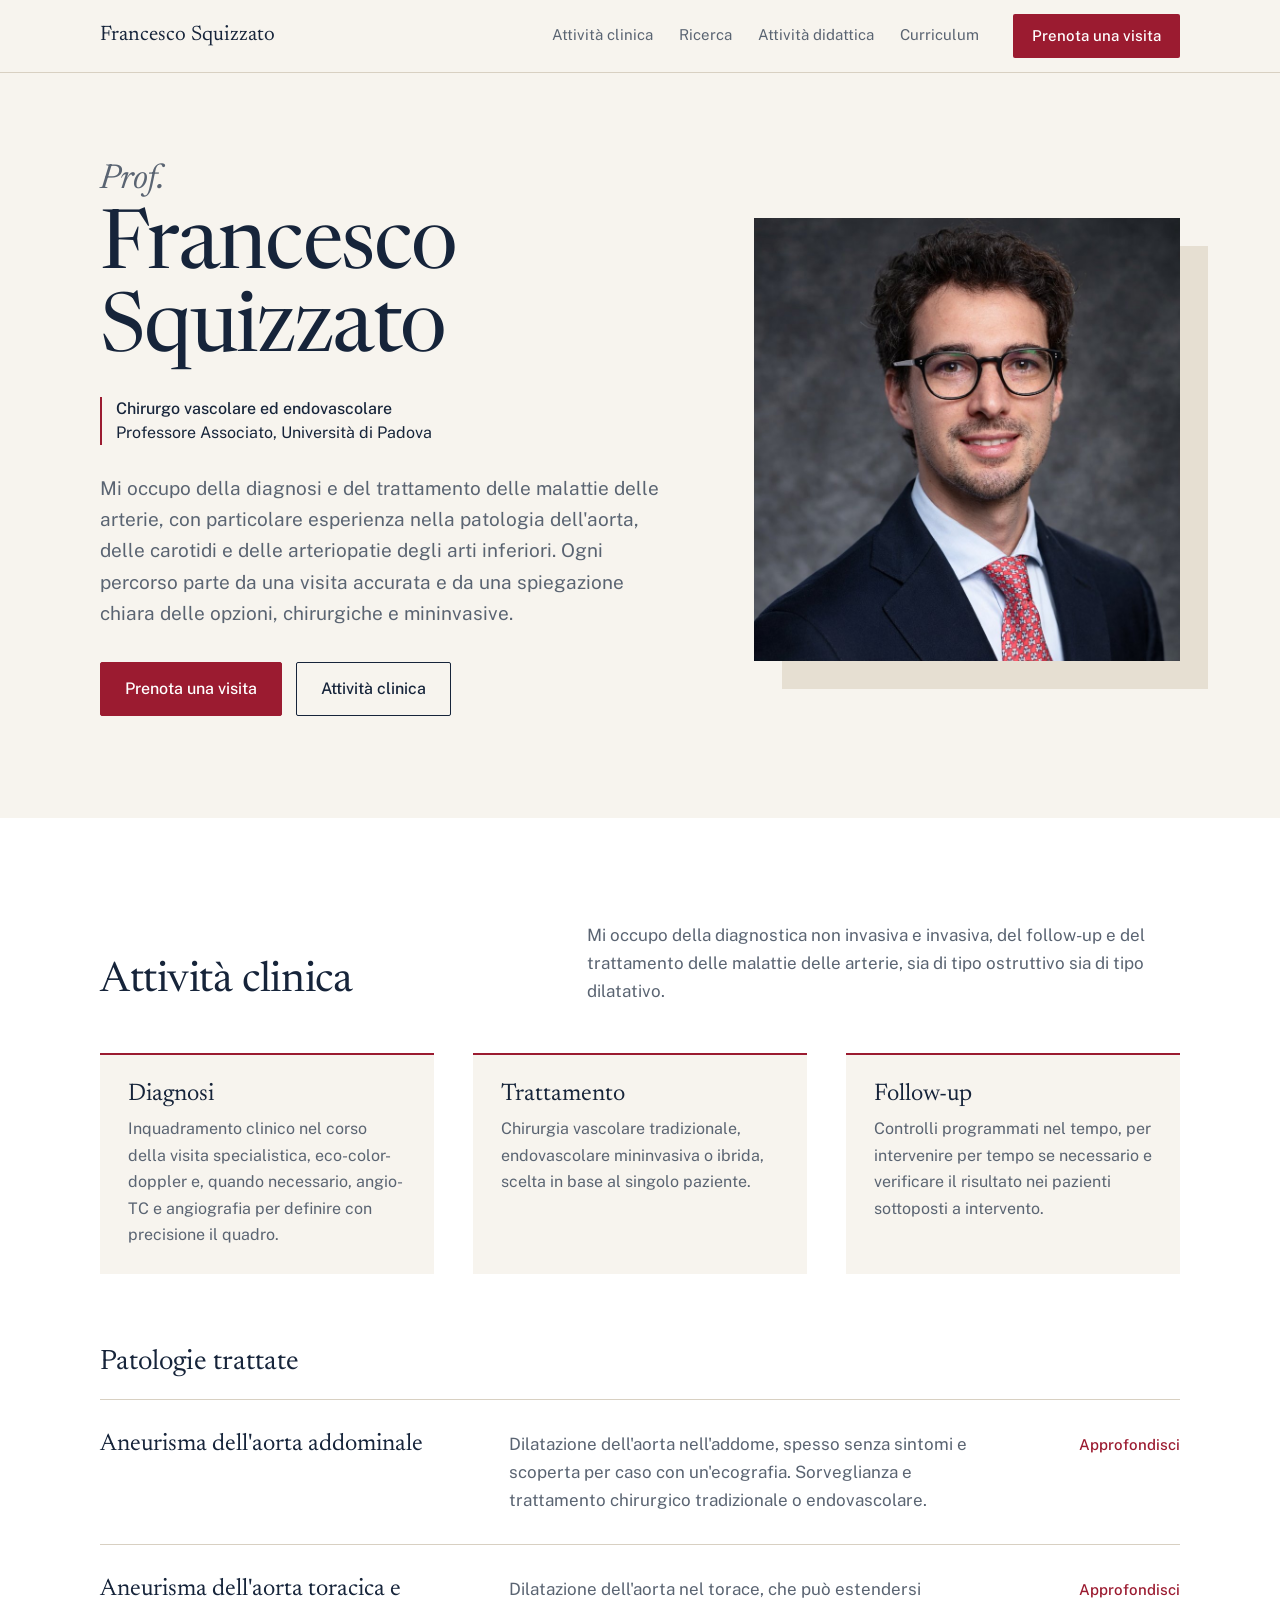
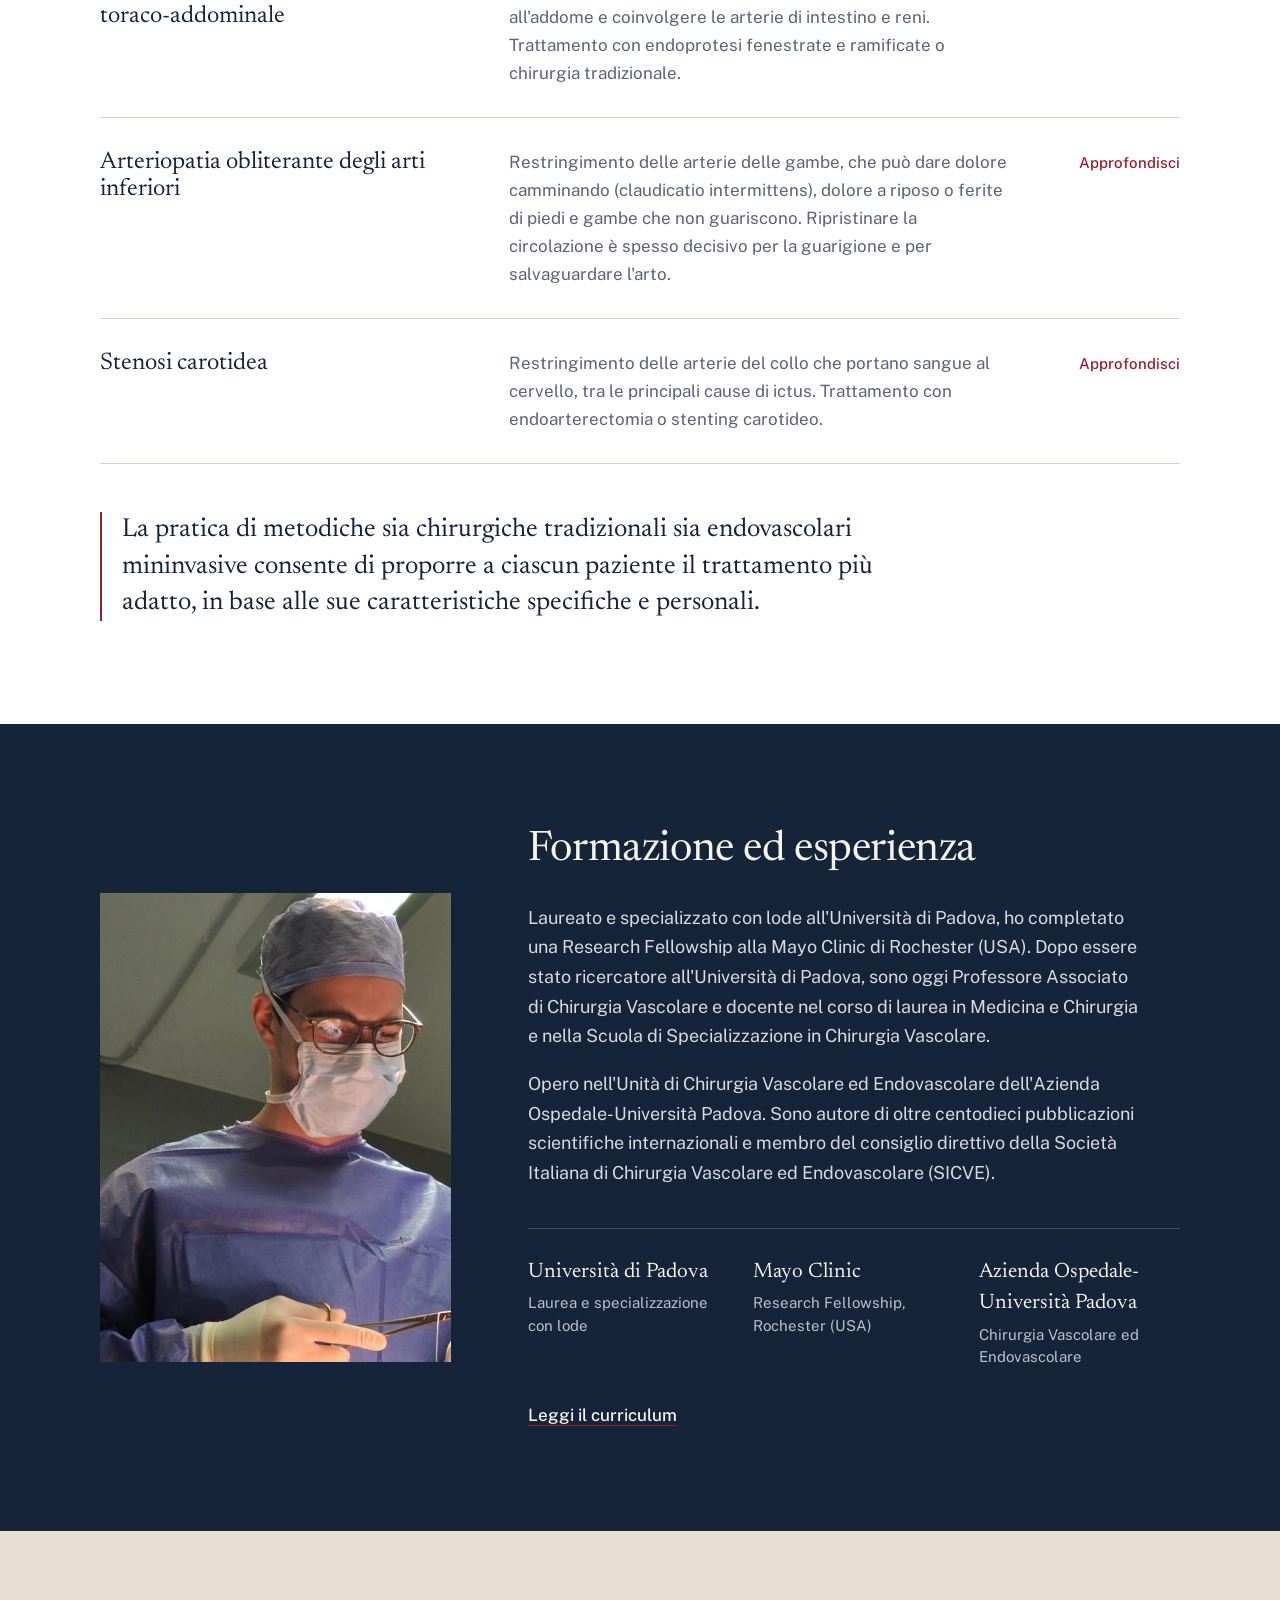
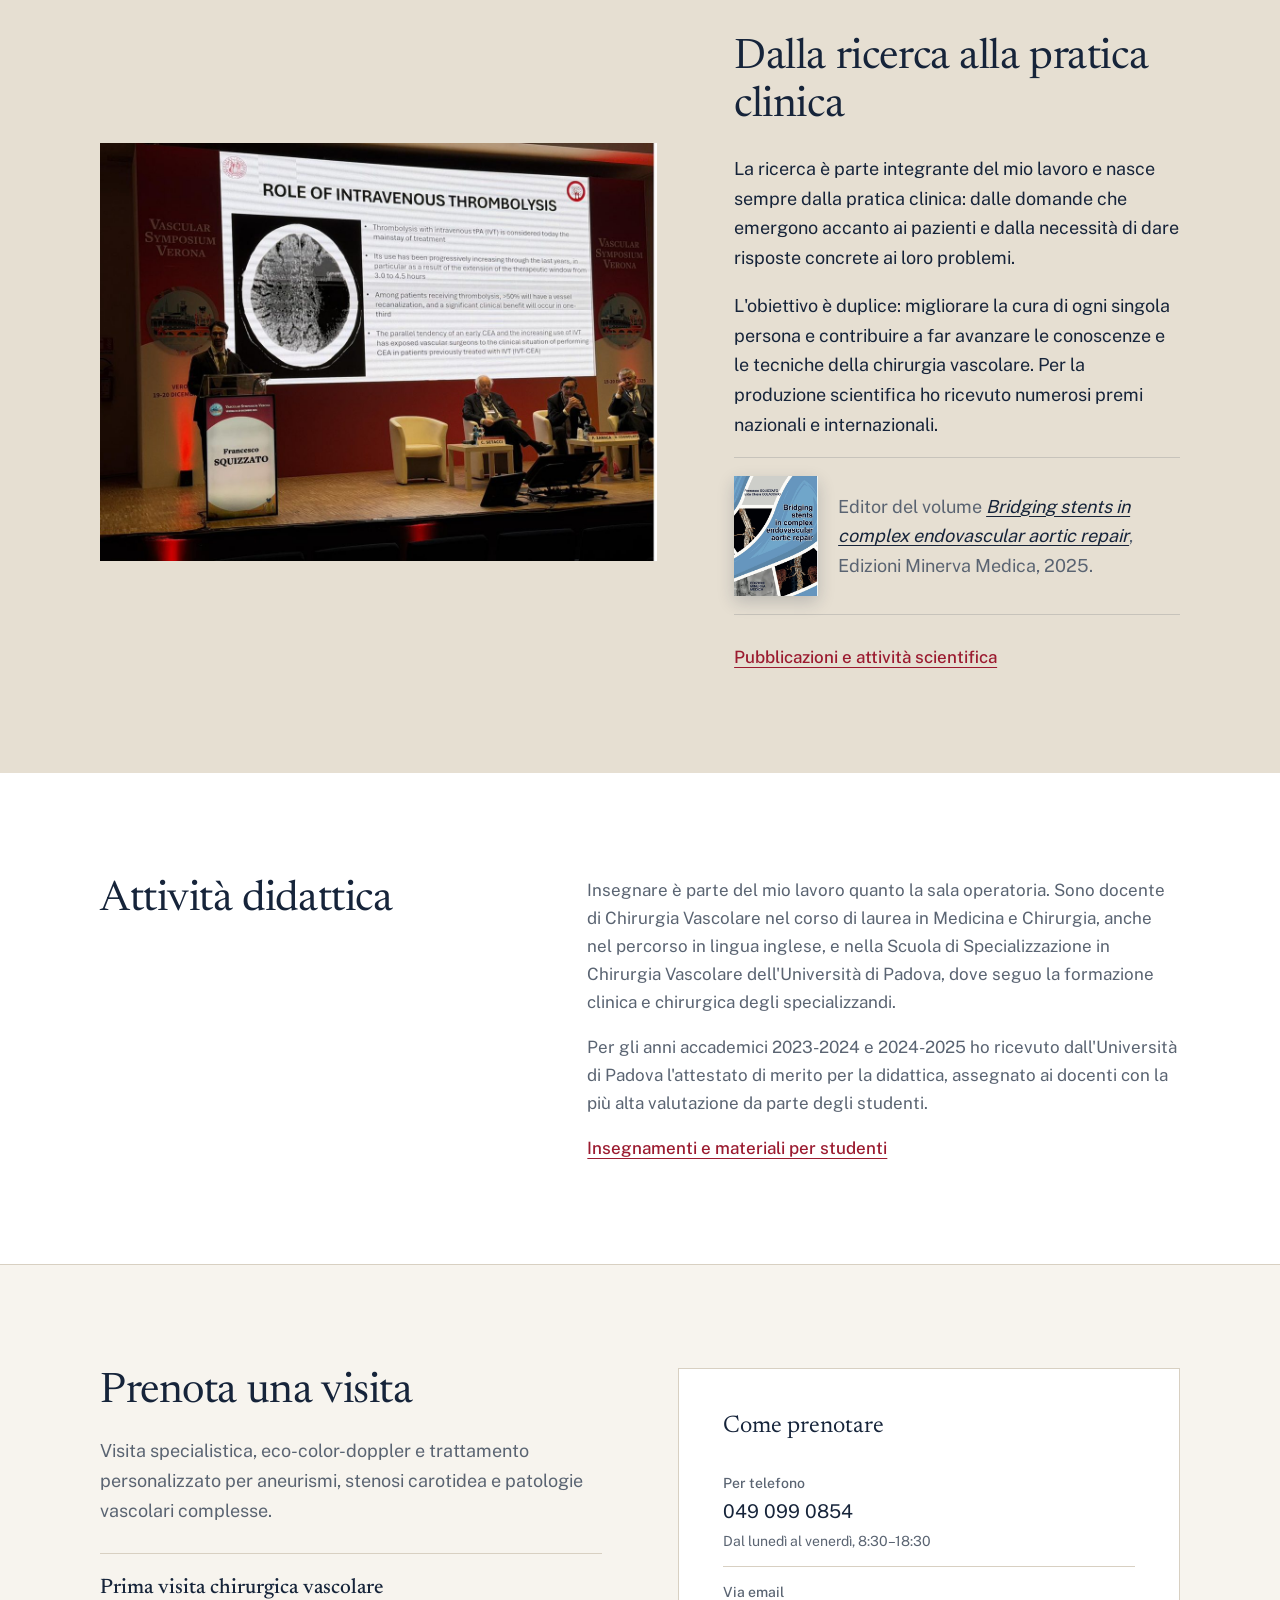
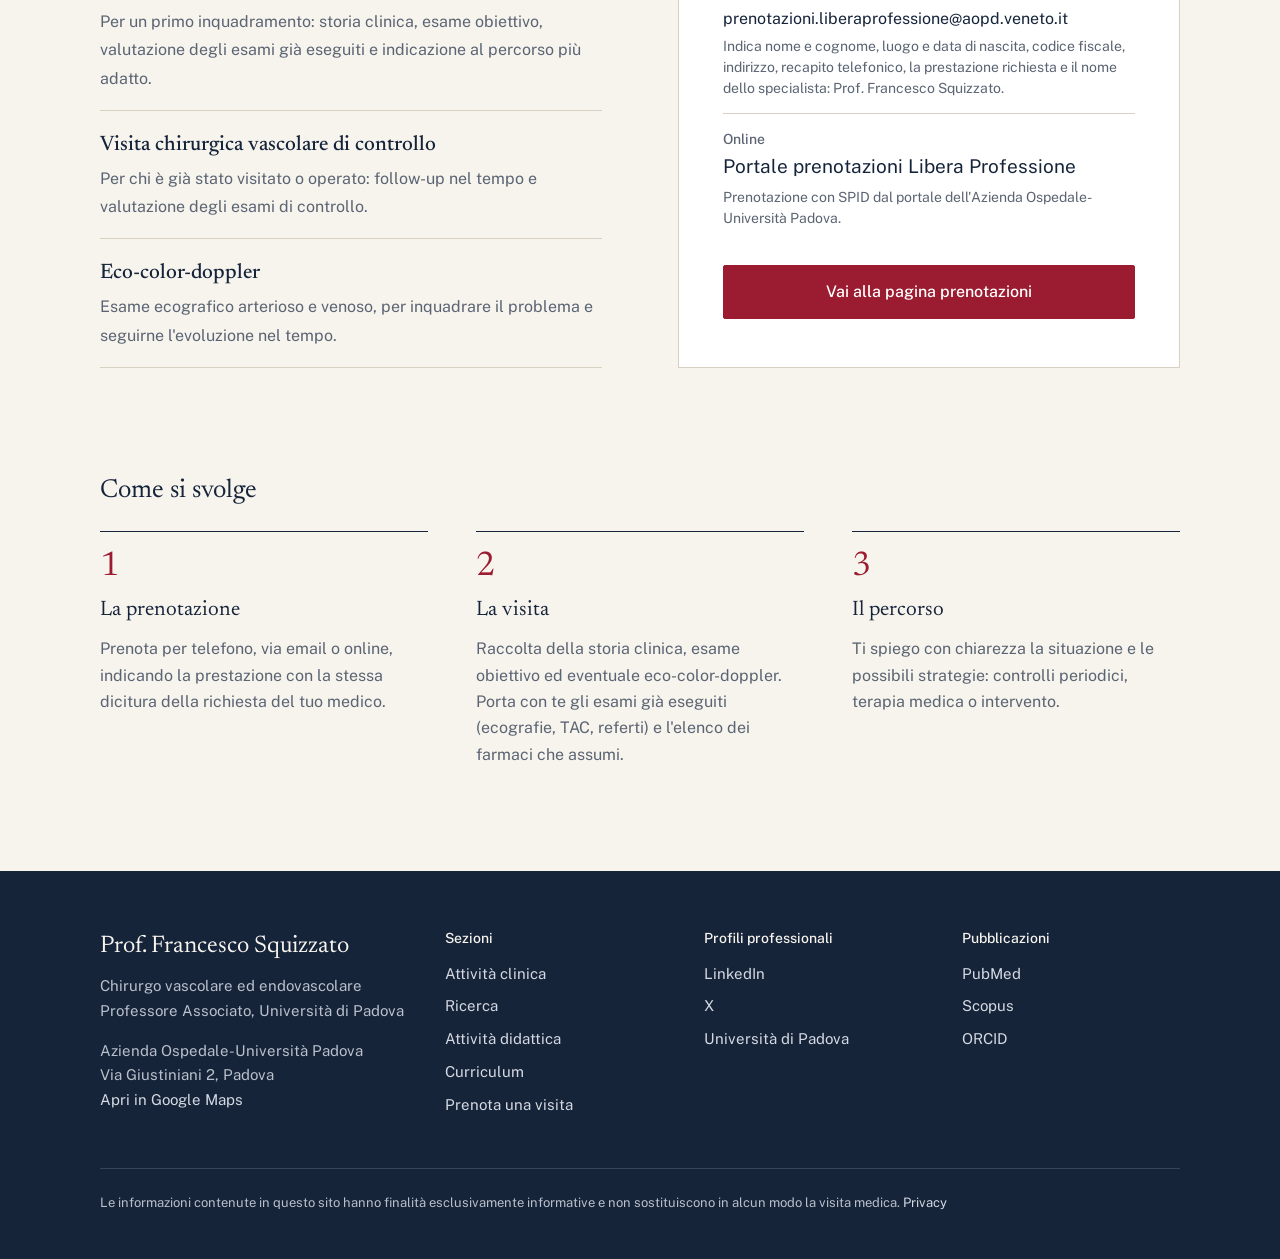
<file: index.html>
<!DOCTYPE html>
<html lang="it">
<head>
<meta charset="utf-8">
<link rel="canonical" href="https://proffrancescosquizzato.github.io/">
<meta property="og:url" content="https://proffrancescosquizzato.github.io/">
<meta name="viewport" content="width=device-width, initial-scale=1, viewport-fit=cover">
<title>Prof. Francesco Squizzato | Chirurgo vascolare a Padova</title>
<meta name="description" content="Prof. Francesco Squizzato, chirurgo vascolare ed endovascolare a Padova: aneurismi dell'aorta, stenosi carotidea, arteriopatia degli arti inferiori.">
<meta property="og:title" content="Prof. Francesco Squizzato | Chirurgo vascolare a Padova">
<meta property="og:description" content="Prof. Francesco Squizzato, chirurgo vascolare ed endovascolare a Padova: aneurismi dell'aorta, stenosi carotidea, arteriopatia degli arti inferiori.">
<meta property="og:type" content="website">
<meta property="og:image" content="https://proffrancescosquizzato.github.io/img/ritratto.jpg">
<script type="application/ld+json">
{
 "@context": "https://schema.org",
 "@type": "Physician",
 "name": "Prof. Francesco Squizzato",
 "medicalSpecialty": "VascularSurgery",
 "description": "Chirurgo vascolare ed endovascolare, Professore Associato di Chirurgia Vascolare all'Università di Padova.",
 "image": "https://proffrancescosquizzato.github.io/img/ritratto.jpg",
 "address": {
  "@type": "PostalAddress",
  "streetAddress": "Via Giustiniani, 2",
  "addressLocality": "Padova",
  "postalCode": "35128",
  "addressCountry": "IT"
 },
 "telephone": "+39 049 099 0854",
 "affiliation": {
  "@type": "CollegeOrUniversity",
  "name": "Università degli Studi di Padova"
 }
}
</script>
<link rel="stylesheet" href="css/stile.css">
</head>
<body>

<header class="top">
  <div class="wrap">
    <a class="brand" href="index.html">Francesco Squizzato</a>
    <nav class="nav" id="menu" aria-label="Navigazione principale">
      <a href="attivita-clinica.html">Attività clinica</a>
      <a href="ricerca.html">Ricerca</a>
      <a href="didattica.html">Attività didattica</a>
      <a href="curriculum.html">Curriculum</a>
      <a class="btn" href="#prenota">Prenota una visita</a>
    </nav>
    <div class="mob">
      <a class="btn" href="#prenota">Prenota</a>
      <button class="menu-btn" type="button" aria-expanded="false" aria-controls="menu">Menu</button>
    </div>
  </div>
</header>

<main>
  <section class="hero" aria-labelledby="titolo">
    <div class="wrap">
      <div>
        <h1 id="titolo"><span>Prof.</span>Francesco Squizzato</h1>
        <p class="ruolo"><strong>Chirurgo vascolare ed endovascolare</strong>Professore Associato, Università di Padova</p>
        <p class="lead">Mi occupo della diagnosi e del trattamento delle malattie delle arterie, con particolare esperienza nella patologia dell'aorta, delle carotidi e delle arteriopatie degli arti inferiori. Ogni percorso parte da una visita accurata e da una spiegazione chiara delle opzioni, chirurgiche e mininvasive.</p>
        <div class="azioni">
          <a class="btn" href="#prenota">Prenota una visita</a>
          <a class="btn ghost" href="#attivita">Attività clinica</a>
        </div>
      </div>
      <div class="ritratto">
        <img src="img/ritratto.jpg" width="900" height="935" alt="Ritratto del prof. Francesco Squizzato">
      </div>
    </div>
  </section>

  <section class="ambiti" id="attivita" aria-labelledby="t-attivita">
    <div class="wrap">
      <div class="intesta">
        <h2 id="t-attivita">Attività clinica</h2>
        <p>Mi occupo della diagnostica non invasiva e invasiva, del follow-up e del trattamento delle malattie delle arterie, sia di tipo ostruttivo sia di tipo dilatativo.</p>
      </div>
      <div class="fasi">
        <div><h3>Diagnosi</h3><p>Inquadramento clinico nel corso della visita specialistica, eco-color-doppler e, quando necessario, angio-TC e angiografia per definire con precisione il quadro.</p></div>
        <div><h3>Trattamento</h3><p>Chirurgia vascolare tradizionale, endovascolare mininvasiva o ibrida, scelta in base al singolo paziente.</p></div>
        <div><h3>Follow-up</h3><p>Controlli programmati nel tempo, per intervenire per tempo se necessario e verificare il risultato nei pazienti sottoposti a intervento.</p></div>
      </div>
      <h3 class="sottotitolo">Patologie trattate</h3>
      <div class="lista">
        <a class="voce" href="patologie/aneurisma-aorta-addominale.html">
          <h3>Aneurisma dell'aorta addominale</h3>
          <p>Dilatazione dell'aorta nell'addome, spesso senza sintomi e scoperta per caso con un'ecografia. Sorveglianza e trattamento chirurgico tradizionale o endovascolare.</p>
          <span class="vai">Approfondisci</span>
        </a>
        <a class="voce" href="patologie/aneurisma-aorta-toracica.html">
          <h3>Aneurisma dell'aorta toracica e toraco-addominale</h3>
          <p>Dilatazione dell'aorta nel torace, che può estendersi all'addome e coinvolgere le arterie di intestino e reni. Trattamento con endoprotesi fenestrate e ramificate o chirurgia tradizionale.</p>
          <span class="vai">Approfondisci</span>
        </a>
        <a class="voce" href="patologie/arteriopatia-arti-inferiori.html">
          <h3>Arteriopatia obliterante degli arti inferiori</h3>
          <p>Restringimento delle arterie delle gambe, che può dare dolore camminando (claudicatio intermittens), dolore a riposo o ferite di piedi e gambe che non guariscono. Ripristinare la circolazione è spesso decisivo per la guarigione e per salvaguardare l'arto.</p>
          <span class="vai">Approfondisci</span>
        </a>
        <a class="voce" href="patologie/stenosi-carotidea.html">
          <h3>Stenosi carotidea</h3>
          <p>Restringimento delle arterie del collo che portano sangue al cervello, tra le principali cause di ictus. Trattamento con endoarterectomia o stenting carotideo.</p>
          <span class="vai">Approfondisci</span>
        </a>
      </div>
      <p class="principio">La pratica di metodiche sia chirurgiche tradizionali sia endovascolari mininvasive consente di proporre a ciascun paziente il trattamento più adatto, in base alle sue caratteristiche specifiche e personali.</p>
    </div>
  </section>

  <section class="formazione" id="chi-sono" aria-labelledby="t-formazione">
    <div class="wrap">
      <img src="img/sala-operatoria.jpg" width="552" height="812" alt="Il prof. Squizzato in sala operatoria" loading="lazy">
      <div>
        <h2 id="t-formazione">Formazione ed esperienza</h2>
        <p>Laureato e specializzato con lode all'Università di Padova, ho completato una Research Fellowship alla Mayo Clinic di Rochester (USA). Dopo essere stato ricercatore all'Università di Padova, sono oggi Professore Associato di Chirurgia Vascolare e docente nel corso di laurea in Medicina e Chirurgia e nella Scuola di Specializzazione in Chirurgia Vascolare.</p>
        <p>Opero nell'Unità di Chirurgia Vascolare ed Endovascolare dell'Azienda Ospedale-Università Padova. Sono autore di oltre centodieci pubblicazioni scientifiche internazionali e membro del consiglio direttivo della Società Italiana di Chirurgia Vascolare ed Endovascolare (SICVE).</p>
        <div class="tappe">
          <div><strong>Università di Padova</strong>Laurea e specializzazione con lode</div>
          <div><strong>Mayo Clinic</strong>Research Fellowship, Rochester (USA)</div>
          <div><strong>Azienda Ospedale-Università Padova</strong>Chirurgia Vascolare ed Endovascolare</div>
        </div>
        <a class="link-chiaro" href="curriculum.html">Leggi il curriculum</a>
      </div>
    </div>
  </section>


  <section class="ricerca" id="ricerca" aria-labelledby="t-ricerca">
    <div class="wrap">
      <figure>
        <img class="foto" src="img/congresso-verona-2025.jpg" width="1200" height="887" alt="Il prof. Squizzato relatore al Vascular Symposium Verona 2025" loading="lazy">
      </figure>
      <div>
        <h2 id="t-ricerca">Dalla ricerca alla pratica clinica</h2>
        <p>La ricerca è parte integrante del mio lavoro e nasce sempre dalla pratica clinica: dalle domande che emergono accanto ai pazienti e dalla necessità di dare risposte concrete ai loro problemi.</p>
        <p>L'obiettivo è duplice: migliorare la cura di ogni singola persona e contribuire a far avanzare le conoscenze e le tecniche della chirurgia vascolare. Per la produzione scientifica ho ricevuto numerosi premi nazionali e internazionali.</p>
        <div class="volume">
          <img src="img/libro-bridging-stents.jpg" width="600" height="855" alt="Copertina del volume Bridging stents in complex endovascular aortic repair, Edizioni Minerva Medica" loading="lazy">
          <p>Editor del volume <a href="https://www.minervamedica.it/en/books/medical-specialties/vascular-surgery/scheda.php?cod=L10380" target="_blank" rel="noopener"><em>Bridging stents in complex endovascular aortic repair</em></a>, Edizioni Minerva Medica, 2025.</p>
        </div>
        <a class="linkt" href="ricerca.html">Pubblicazioni e attività scientifica</a>
      </div>
    </div>
  </section>

  <section class="didattica" id="didattica" aria-labelledby="t-didattica">
    <div class="wrap">
      <h2 id="t-didattica">Attività didattica</h2>
      <div>
        <p>Insegnare è parte del mio lavoro quanto la sala operatoria. Sono docente di Chirurgia Vascolare nel corso di laurea in Medicina e Chirurgia, anche nel percorso in lingua inglese, e nella Scuola di Specializzazione in Chirurgia Vascolare dell'Università di Padova, dove seguo la formazione clinica e chirurgica degli specializzandi.</p>
        <p>Per gli anni accademici 2023-2024 e 2024-2025 ho ricevuto dall'Università di Padova l'attestato di merito per la didattica, assegnato ai docenti con la più alta valutazione da parte degli studenti.</p>
        <a class="linkt" href="didattica.html">Insegnamenti e materiali per studenti</a>
      </div>
    </div>
  </section>

  <section class="prenota" id="prenota" aria-labelledby="t-prenota">
    <div class="wrap">
      <div>
        <h2 id="t-prenota">Prenota una visita</h2>
        <p class="lead">Visita specialistica, eco-color-doppler e trattamento personalizzato per aneurismi, stenosi carotidea e patologie vascolari complesse.</p>
        <ul class="prest">
          <li><strong>Prima visita chirurgica vascolare</strong><span>Per un primo inquadramento: storia clinica, esame obiettivo, valutazione degli esami già eseguiti e indicazione al percorso più adatto.</span></li>
          <li><strong>Visita chirurgica vascolare di controllo</strong><span>Per chi è già stato visitato o operato: follow-up nel tempo e valutazione degli esami di controllo.</span></li>
          <li><strong>Eco-color-doppler</strong><span>Esame ecografico arterioso e venoso, per inquadrare il problema e seguirne l'evoluzione nel tempo.</span></li>
        </ul>
      </div>
      <div class="canali">
        <h3>Come prenotare</h3>
        <div class="canale">
          <b>Per telefono</b>
          <a href="tel:+390490990854">049 099 0854</a>
          <small>Dal lunedì al venerdì, 8:30–18:30</small>
        </div>
        <div class="canale">
          <b>Via email</b>
          <a class="mail" href="mailto:prenotazioni.liberaprofessione@aopd.veneto.it?subject=Richiesta%20prenotazione%20-%20Prof.%20Francesco%20Squizzato">prenotazioni.liberaprofessione@aopd.veneto.it</a>
          <small>Indica nome e cognome, luogo e data di nascita, codice fiscale, indirizzo, recapito telefonico, la prestazione richiesta e il nome dello specialista: Prof. Francesco Squizzato.</small>
        </div>
        <div class="canale">
          <b>Online</b>
          <a href="https://cupweb.aopd.veneto.it/" target="_blank" rel="noopener">Portale prenotazioni Libera Professione</a>
          <small>Prenotazione con SPID dal portale dell'Azienda Ospedale-Università Padova.</small>
        </div>
        <a class="btn" href="https://www.aopd.veneto.it/Libera-Professione" target="_blank" rel="noopener">Vai alla pagina prenotazioni</a>
      </div>
      <div class="come">
        <h3>Come si svolge</h3>
        <ol class="passi">
          <li class="passo">
            <h4>La prenotazione</h4>
            <p>Prenota per telefono, via email o online, indicando la prestazione con la stessa dicitura della richiesta del tuo medico.</p>
          </li>
          <li class="passo">
            <h4>La visita</h4>
            <p>Raccolta della storia clinica, esame obiettivo ed eventuale eco-color-doppler. Porta con te gli esami già eseguiti (ecografie, TAC, referti) e l'elenco dei farmaci che assumi.</p>
          </li>
          <li class="passo">
            <h4>Il percorso</h4>
            <p>Ti spiego con chiarezza la situazione e le possibili strategie: controlli periodici, terapia medica o intervento.</p>
          </li>
        </ol>
      </div>
    </div>
  </section>
</main>

<footer>
  <div class="wrap">
    <div>
      <div class="nome">Prof. Francesco Squizzato</div>
      <p>Chirurgo vascolare ed endovascolare<br>Professore Associato, Università di Padova</p>
      <p>Azienda Ospedale-Università Padova<br>Via Giustiniani 2, Padova<br><a href="https://www.google.com/maps/search/?api=1&amp;query=Azienda+Ospedale+Universit%C3%A0+Padova+Via+Giustiniani+2+Padova" target="_blank" rel="noopener">Apri in Google Maps</a></p>
    </div>
    <div>
      <h4>Sezioni</h4>
      <ul>
        <li><a href="attivita-clinica.html">Attività clinica</a></li>
        <li><a href="ricerca.html">Ricerca</a></li>
        <li><a href="didattica.html">Attività didattica</a></li>
        <li><a href="curriculum.html">Curriculum</a></li>
        <li><a href="#prenota">Prenota una visita</a></li>
      </ul>
    </div>
    <div>
      <h4>Profili professionali</h4>
      <ul>
        <li><a href="https://www.linkedin.com/in/francesco-squizzato-15632120a/" target="_blank" rel="noopener">LinkedIn</a></li>
        <li><a href="https://x.com/dr_fsquizzato" target="_blank" rel="noopener">X</a></li>
        <li><a href="https://www.unipd.it/contatti/francesco.squizzato" target="_blank" rel="noopener">Università di Padova</a></li>
      </ul>
    </div>
    <div>
      <h4>Pubblicazioni</h4>
      <ul>
        <li><a href="https://pubmed.ncbi.nlm.nih.gov/?term=Squizzato+F%5BAuthor%5D" target="_blank" rel="noopener">PubMed</a></li>
        <li><a href="https://www.scopus.com/authid/detail.uri?authorId=56786385000" target="_blank" rel="noopener">Scopus</a></li>
        <li><a href="https://orcid.org/0000-0001-9327-2934" target="_blank" rel="noopener">ORCID</a></li>
      </ul>
    </div>
    <p class="legale">Le informazioni contenute in questo sito hanno finalità esclusivamente informative e non sostituiscono in alcun modo la visita medica. <a href="privacy.html">Privacy</a></p>
  </div>
</footer>

<script>
(function(){
  var b=document.querySelector('.menu-btn'), m=document.getElementById('menu');
  if(!b||!m) return;
  b.addEventListener('click',function(){
    var o=m.classList.toggle('aperto');
    b.setAttribute('aria-expanded',o?'true':'false');
    b.textContent=o?'Chiudi':'Menu';
  });
  m.addEventListener('click',function(e){ if(e.target.tagName==='A'){ m.classList.remove('aperto'); b.setAttribute('aria-expanded','false'); b.textContent='Menu'; } });
})();
</script>
</body>
</html>
</file>
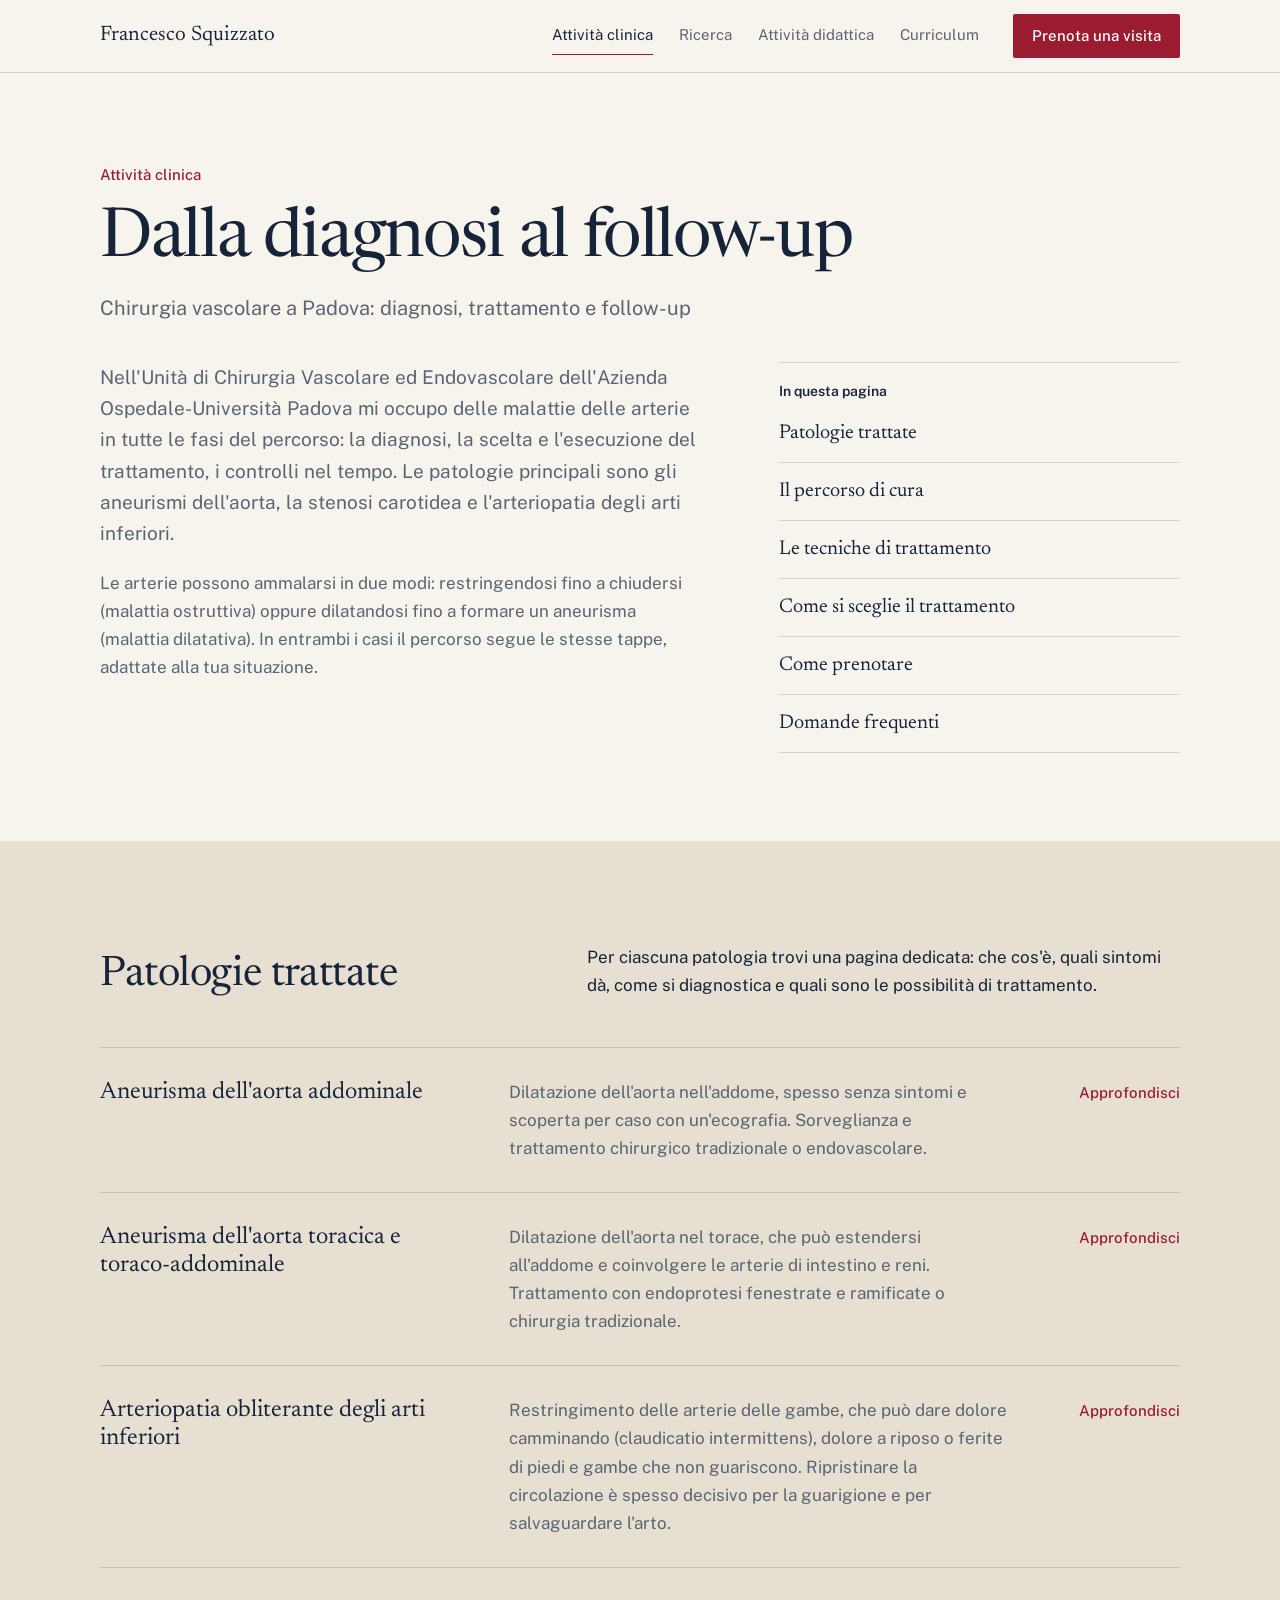
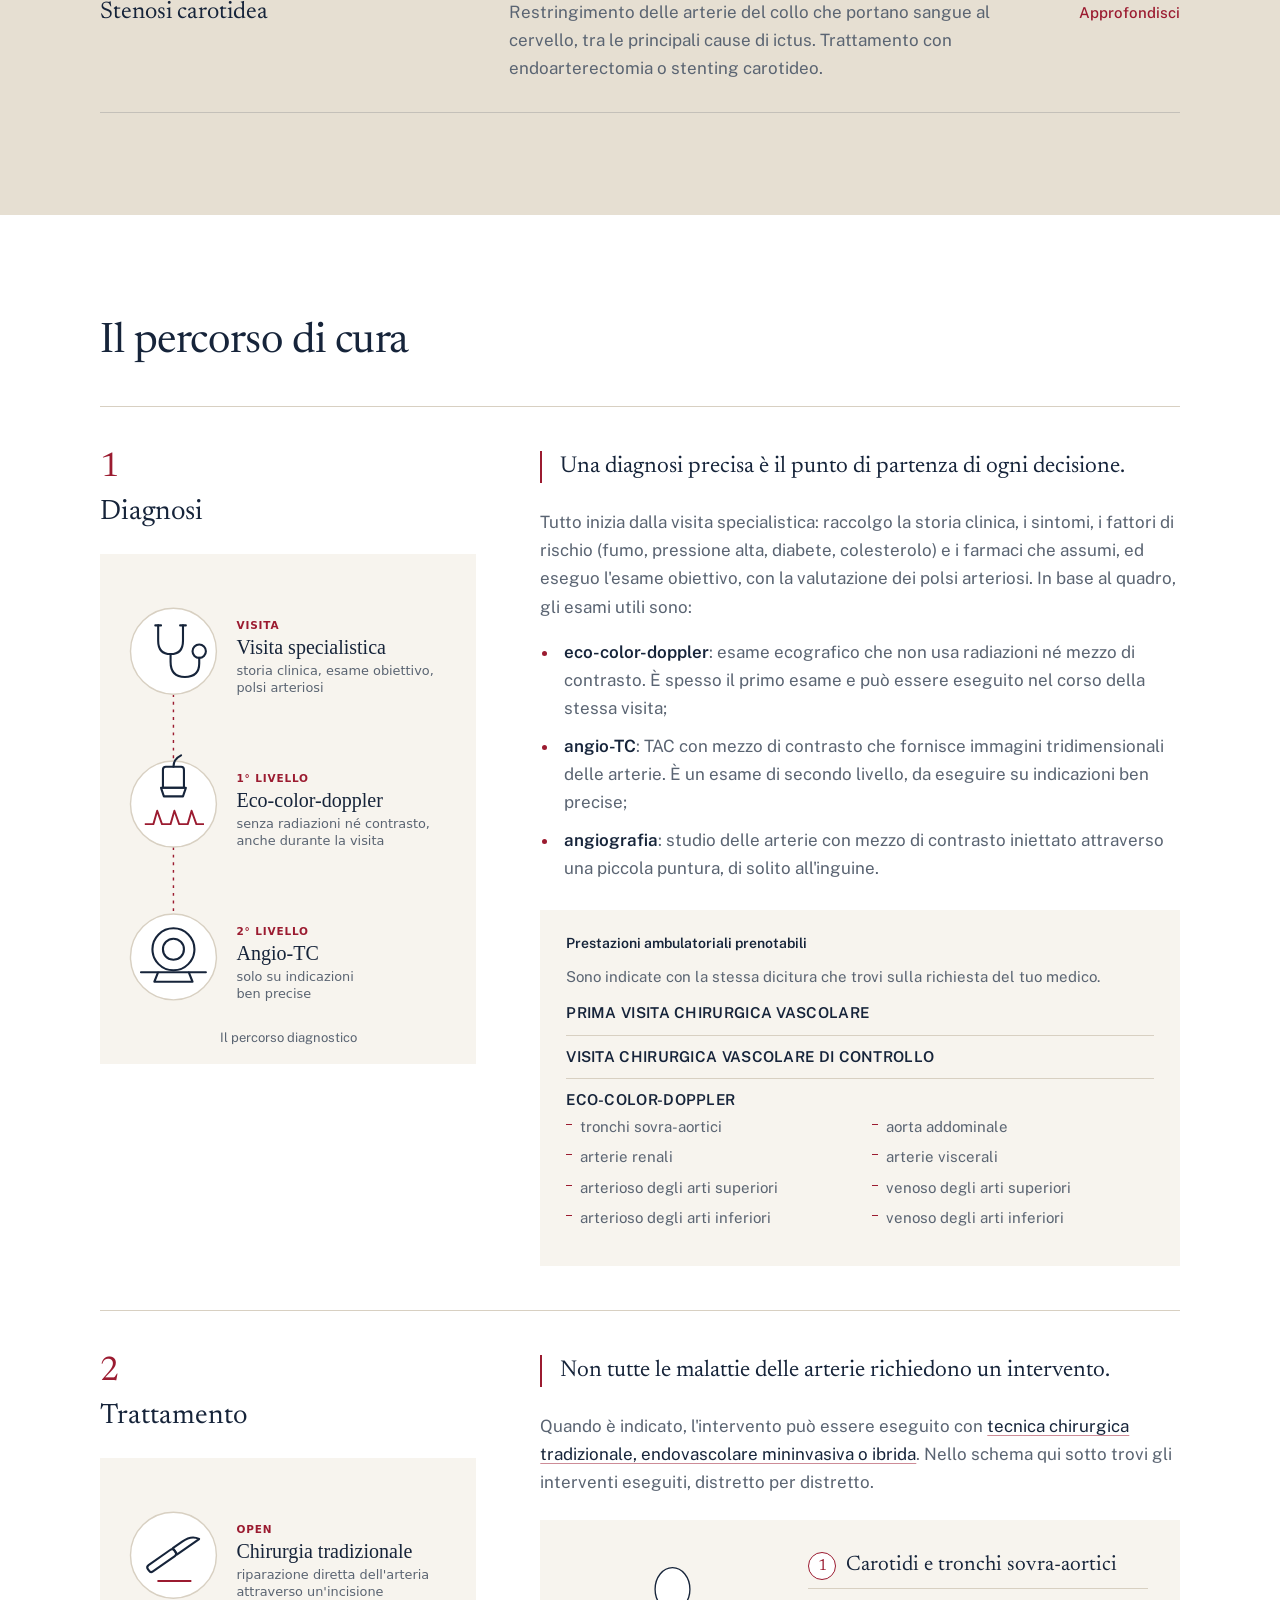
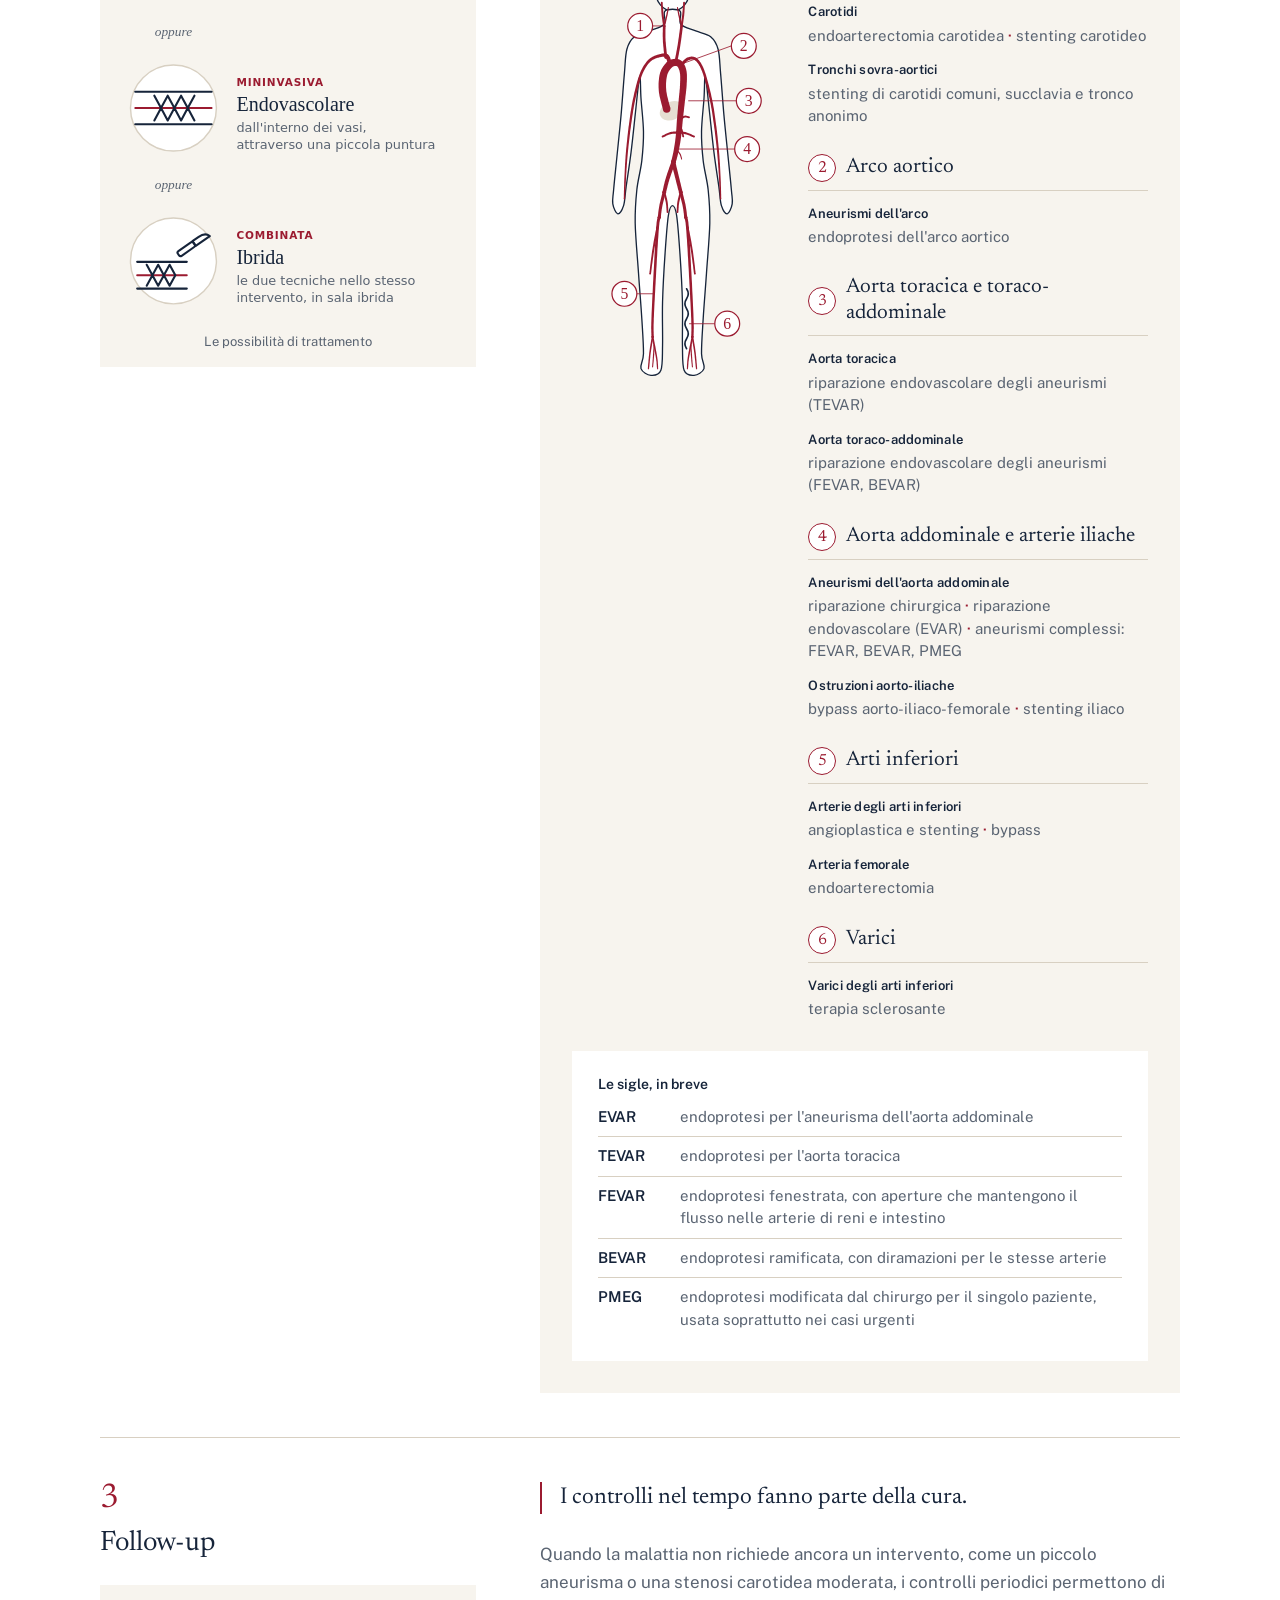
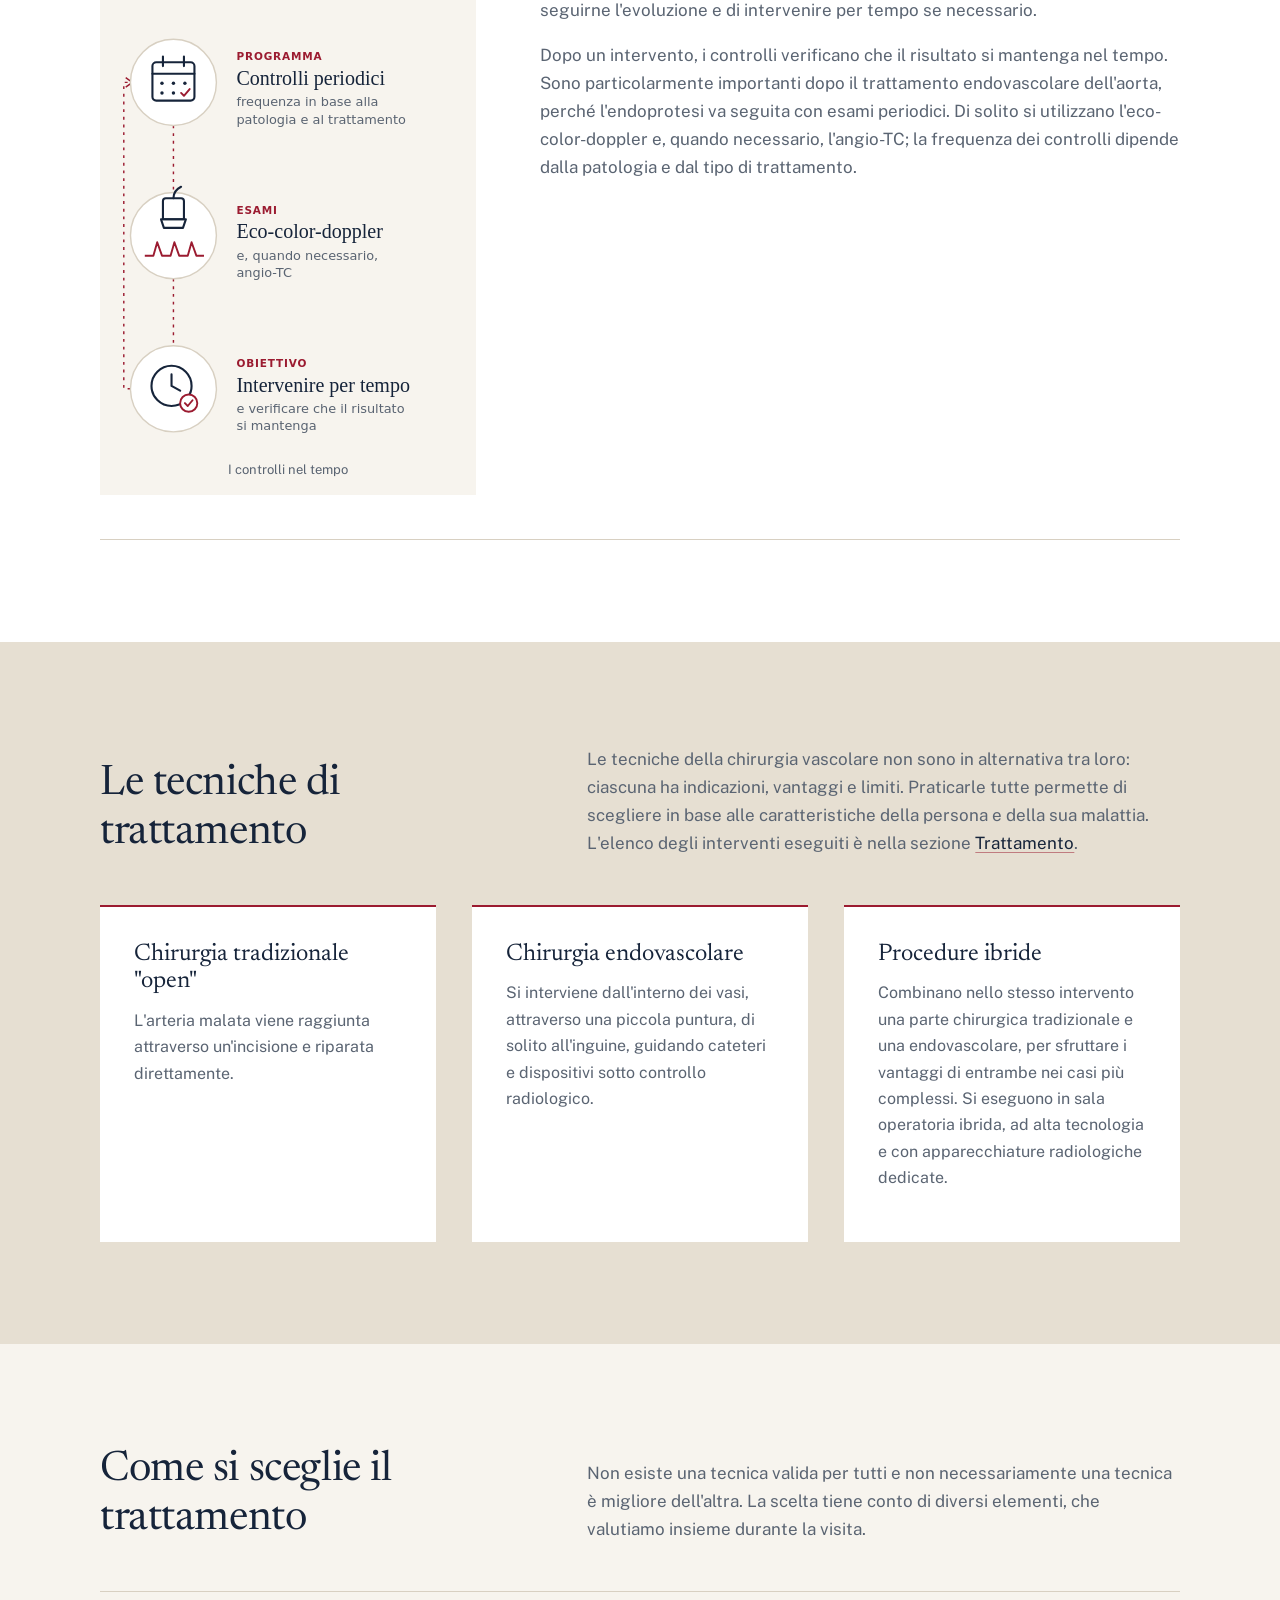
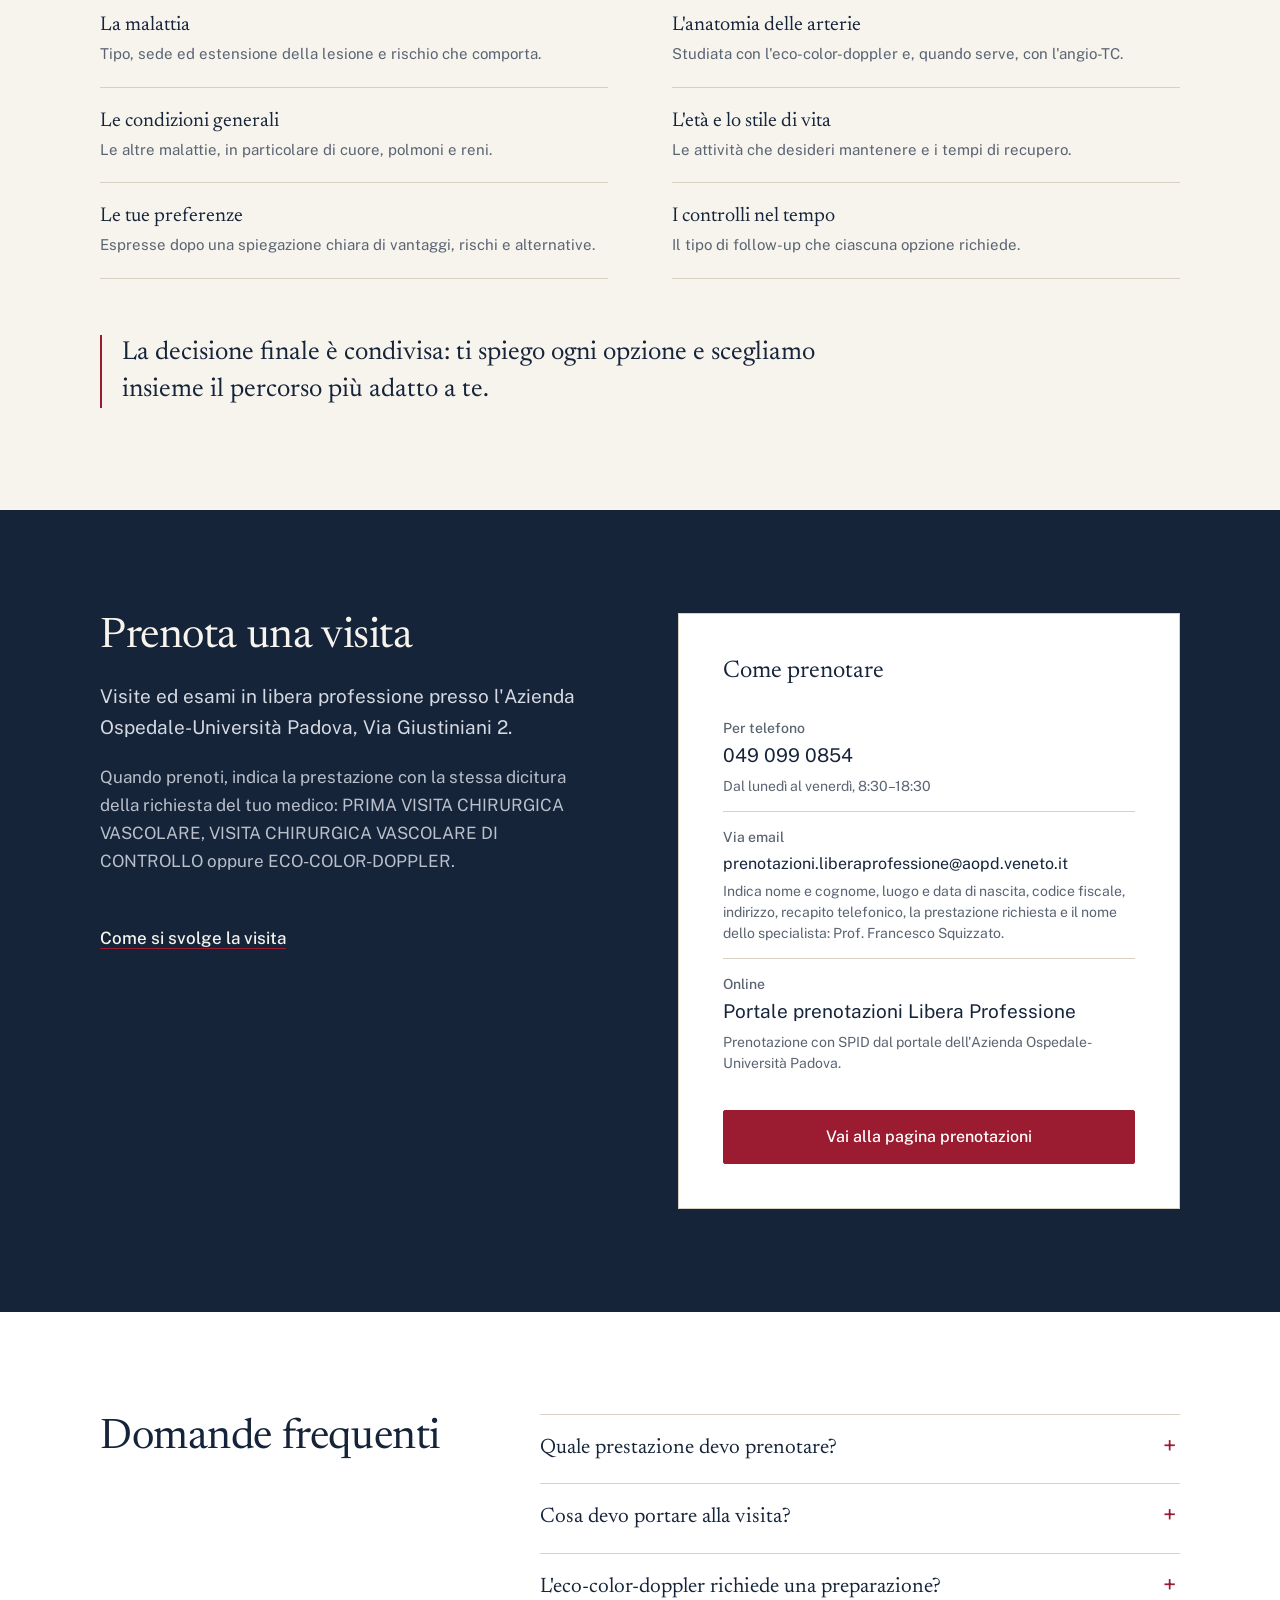
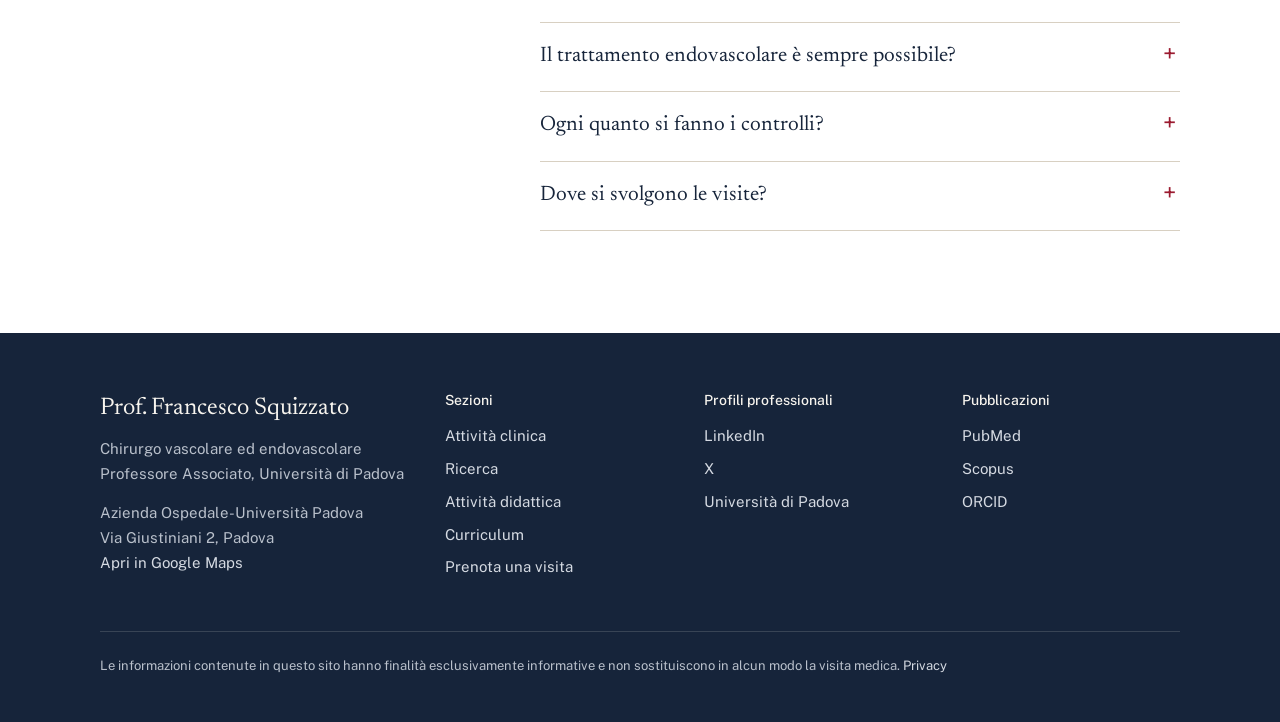
<file: attivita-clinica.html>
<!DOCTYPE html>
<html lang="it">
<head>
<meta charset="utf-8">
<link rel="canonical" href="https://proffrancescosquizzato.github.io/attivita-clinica.html">
<meta property="og:url" content="https://proffrancescosquizzato.github.io/attivita-clinica.html">
<meta name="viewport" content="width=device-width, initial-scale=1, viewport-fit=cover">
<title>Attività clinica | Prof. Squizzato, chirurgo vascolare</title>
<meta name="description" content="Chirurgia vascolare a Padova: diagnosi con eco-color-doppler, trattamento chirurgico, endovascolare o ibrido e follow-up delle malattie delle arterie.">
<meta property="og:title" content="Attività clinica | Prof. Francesco Squizzato">
<meta property="og:description" content="Chirurgia vascolare a Padova: diagnosi con eco-color-doppler, trattamento chirurgico, endovascolare o ibrido e follow-up delle malattie delle arterie.">
<meta property="og:type" content="website">
<meta property="og:image" content="https://proffrancescosquizzato.github.io/img/ritratto.jpg">
<script type="application/ld+json">
{
 "@context": "https://schema.org",
 "@graph": [
  {
   "@type": "MedicalWebPage",
   "name": "Attività clinica – Prof. Francesco Squizzato, chirurgo vascolare a Padova",
   "inLanguage": "it",
   "about": {
    "@type": "MedicalSpecialty",
    "name": "Chirurgia vascolare"
   },
   "specialty": "VascularSurgery"
  },
  {
   "@type": "Physician",
   "name": "Prof. Francesco Squizzato",
   "medicalSpecialty": "VascularSurgery",
   "description": "Chirurgo vascolare ed endovascolare, Professore Associato di Chirurgia Vascolare all'Università di Padova.",
   "telephone": "+39 049 099 0854",
   "address": {
    "@type": "PostalAddress",
    "streetAddress": "Via Giustiniani, 2",
    "addressLocality": "Padova",
    "postalCode": "35128",
    "addressCountry": "IT"
   },
   "hospitalAffiliation": {
    "@type": "Hospital",
    "name": "Azienda Ospedale-Università Padova",
    "address": {
     "@type": "PostalAddress",
     "streetAddress": "Via Giustiniani, 2",
     "addressLocality": "Padova",
     "postalCode": "35128",
     "addressCountry": "IT"
    }
   },
   "availableService": [
    {
     "@type": "MedicalProcedure",
     "name": "Prima visita chirurgica vascolare"
    },
    {
     "@type": "MedicalProcedure",
     "name": "Visita chirurgica vascolare di controllo"
    },
    {
     "@type": "DiagnosticProcedure",
     "name": "Eco-color-doppler arterioso e venoso"
    },
    {
     "@type": "MedicalProcedure",
     "name": "Endoarterectomia carotidea"
    },
    {
     "@type": "MedicalProcedure",
     "name": "Stenting carotideo"
    },
    {
     "@type": "MedicalProcedure",
     "name": "Stenting dei tronchi sovra-aortici"
    },
    {
     "@type": "MedicalProcedure",
     "name": "Riparazione chirurgica di aneurismi dell'aorta addominale"
    },
    {
     "@type": "MedicalProcedure",
     "name": "Riparazione endovascolare di aneurismi dell'aorta addominale (EVAR)"
    },
    {
     "@type": "MedicalProcedure",
     "name": "Riparazione endovascolare di aneurismi dell'aorta toracica (TEVAR)"
    },
    {
     "@type": "MedicalProcedure",
     "name": "Riparazione endovascolare di aneurismi complessi dell'aorta addominale (FEVAR, BEVAR, PMEG)"
    },
    {
     "@type": "MedicalProcedure",
     "name": "Riparazione endovascolare di aneurismi toraco-addominali (FEVAR, BEVAR)"
    },
    {
     "@type": "MedicalProcedure",
     "name": "Endoprotesi dell'arco aortico"
    },
    {
     "@type": "MedicalProcedure",
     "name": "Bypass aorto-iliaco-femorale"
    },
    {
     "@type": "MedicalProcedure",
     "name": "Stenting iliaco"
    },
    {
     "@type": "MedicalProcedure",
     "name": "Angioplastica e stenting delle arterie degli arti inferiori"
    },
    {
     "@type": "MedicalProcedure",
     "name": "Bypass degli arti inferiori"
    },
    {
     "@type": "MedicalProcedure",
     "name": "Endoarterectomia dell'arteria femorale"
    },
    {
     "@type": "MedicalProcedure",
     "name": "Terapia sclerosante delle varici degli arti inferiori"
    }
   ]
  },
  {
   "@type": "FAQPage",
   "mainEntity": [
    {
     "@type": "Question",
     "name": "Quale prestazione devo prenotare?",
     "acceptedAnswer": {
      "@type": "Answer",
      "text": "Se è il primo contatto con lo specialista, la prima visita chirurgica vascolare; se sei già stato visitato o operato, la visita chirurgica vascolare di controllo. Se il tuo medico ti ha prescritto un esame, come l'eco-color-doppler di un distretto specifico, indica la prestazione con la stessa dicitura riportata sulla richiesta."
     }
    },
    {
     "@type": "Question",
     "name": "Cosa devo portare alla visita?",
     "acceptedAnswer": {
      "@type": "Answer",
      "text": "Porta con te gli esami già eseguiti (ecografie, eco-color-doppler, TAC o angio-TC, con i referti e, se disponibile, il CD delle immagini), le lettere di dimissione di eventuali interventi precedenti e l'elenco dei farmaci che assumi."
     }
    },
    {
     "@type": "Question",
     "name": "L'eco-color-doppler richiede una preparazione?",
     "acceptedAnswer": {
      "@type": "Answer",
      "text": "Per la maggior parte dei distretti, come le carotidi e le arterie degli arti, non serve alcuna preparazione. Per l'eco-color-doppler dell'aorta addominale e delle arterie renali e viscerali è consigliato il digiuno nelle 6 ore precedenti, perché l'aria nell'intestino può ostacolare la visione."
     }
    },
    {
     "@type": "Question",
     "name": "Il trattamento endovascolare è sempre possibile?",
     "acceptedAnswer": {
      "@type": "Answer",
      "text": "No. La possibilità di trattare una malattia per via endovascolare dipende soprattutto dall'anatomia delle arterie, studiata con l'angio-TC, e dalle condizioni generali. In alcuni casi la chirurgia tradizionale è la soluzione più adatta: la scelta si fa caso per caso, insieme."
     }
    },
    {
     "@type": "Question",
     "name": "Ogni quanto si fanno i controlli?",
     "acceptedAnswer": {
      "@type": "Answer",
      "text": "Dipende dalla patologia e dal tipo di trattamento. Il programma dei controlli, con gli esami da eseguire e le scadenze, viene definito in maniera personalizzata e ti viene indicato alla fine della visita o alla dimissione dopo un intervento. Dopo il trattamento endovascolare dell'aorta i controlli proseguono nel tempo."
     }
    },
    {
     "@type": "Question",
     "name": "Dove si svolgono le visite?",
     "acceptedAnswer": {
      "@type": "Answer",
      "text": "Le visite e gli esami si svolgono nell'area ambulatori del Monoblocco dell'Azienda Ospedale-Università Padova, in Via Giustiniani 2 a Padova."
     }
    }
   ]
  },
  {
   "@type": "BreadcrumbList",
   "itemListElement": [
    {
     "@type": "ListItem",
     "position": 1,
     "name": "Home",
     "item": "https://proffrancescosquizzato.github.io/"
    },
    {
     "@type": "ListItem",
     "position": 2,
     "name": "Attività clinica",
     "item": "https://proffrancescosquizzato.github.io/attivita-clinica.html"
    }
   ]
  }
 ]
}
</script>
<link rel="stylesheet" href="css/stile.css">
</head>
<body>

<header class="top">
  <div class="wrap">
    <a class="brand" href="index.html">Francesco Squizzato</a>
    <nav class="nav" id="menu" aria-label="Navigazione principale">
      <a href="attivita-clinica.html" aria-current="page">Attività clinica</a>
      <a href="ricerca.html">Ricerca</a>
      <a href="didattica.html">Attività didattica</a>
      <a href="curriculum.html">Curriculum</a>
      <a class="btn" href="index.html#prenota">Prenota una visita</a>
    </nav>
    <div class="mob">
      <a class="btn" href="index.html#prenota">Prenota</a>
      <button class="menu-btn" type="button" aria-expanded="false" aria-controls="menu">Menu</button>
    </div>
  </div>
</header>

<main>
  <section class="p-intesta" aria-labelledby="titolo">
    <div class="wrap">
      <p class="occhiello">Attività clinica</p>
      <h1 id="titolo">Dalla diagnosi al follow-up<span class="h1-sotto">Chirurgia vascolare a Padova: diagnosi, trattamento e follow-up</span></h1>
      <div class="p-intro">
        <div>
          <p class="lead">Nell'Unità di Chirurgia Vascolare ed Endovascolare dell'Azienda Ospedale-Università Padova mi occupo delle malattie delle arterie in tutte le fasi del percorso: la diagnosi, la scelta e l'esecuzione del trattamento, i controlli nel tempo. Le patologie principali sono gli aneurismi dell'aorta, la stenosi carotidea e l'arteriopatia degli arti inferiori.</p>
          <p>Le arterie possono ammalarsi in due modi: restringendosi fino a chiudersi (malattia ostruttiva) oppure dilatandosi fino a formare un aneurisma (malattia dilatativa). In entrambi i casi il percorso segue le stesse tappe, adattate alla tua situazione.</p>
        </div>
        <nav class="sommario" aria-label="In questa pagina">
          <h2>In questa pagina</h2>
          <ul>
            <li><a href="#patologie">Patologie trattate</a></li>
            <li><a href="#percorso">Il percorso di cura</a></li>
            <li><a href="#tecniche">Le tecniche di trattamento</a></li>
            <li><a href="#scelta">Come si sceglie il trattamento</a></li>
            <li><a href="#prenota">Come prenotare</a></li>
            <li><a href="#domande">Domande frequenti</a></li>
          </ul>
        </nav>
      </div>
    </div>
  </section>

  <section class="ambiti patologie-top" id="patologie" aria-labelledby="t-patologie">
    <div class="wrap">
      <div class="intesta">
        <h2 id="t-patologie">Patologie trattate</h2>
        <p>Per ciascuna patologia trovi una pagina dedicata: che cos'è, quali sintomi dà, come si diagnostica e quali sono le possibilità di trattamento.</p>
      </div>
      <div class="lista">
        <a class="voce" href="patologie/aneurisma-aorta-addominale.html">
          <h3>Aneurisma dell'aorta addominale</h3>
          <p>Dilatazione dell'aorta nell'addome, spesso senza sintomi e scoperta per caso con un'ecografia. Sorveglianza e trattamento chirurgico tradizionale o endovascolare.</p>
          <span class="vai">Approfondisci</span>
        </a>
        <a class="voce" href="patologie/aneurisma-aorta-toracica.html">
          <h3>Aneurisma dell'aorta toracica e toraco-addominale</h3>
          <p>Dilatazione dell'aorta nel torace, che può estendersi all'addome e coinvolgere le arterie di intestino e reni. Trattamento con endoprotesi fenestrate e ramificate o chirurgia tradizionale.</p>
          <span class="vai">Approfondisci</span>
        </a>
        <a class="voce" href="patologie/arteriopatia-arti-inferiori.html">
          <h3>Arteriopatia obliterante degli arti inferiori</h3>
          <p>Restringimento delle arterie delle gambe, che può dare dolore camminando (claudicatio intermittens), dolore a riposo o ferite di piedi e gambe che non guariscono. Ripristinare la circolazione è spesso decisivo per la guarigione e per salvaguardare l'arto.</p>
          <span class="vai">Approfondisci</span>
        </a>
        <a class="voce" href="patologie/stenosi-carotidea.html">
          <h3>Stenosi carotidea</h3>
          <p>Restringimento delle arterie del collo che portano sangue al cervello, tra le principali cause di ictus. Trattamento con endoarterectomia o stenting carotideo.</p>
          <span class="vai">Approfondisci</span>
        </a>
      </div>
    </div>
  </section>

  <section class="temi" id="percorso" aria-labelledby="t-percorso">
    <div class="wrap">
      <h2 id="t-percorso">Il percorso di cura</h2>

      <article class="tema" id="diagnosi">
        <div class="tema-testa">
          <span class="num">1</span>
          <h3>Diagnosi</h3>
          <figure class="schema"><img src="img/figure/fig-diagnosi.svg" width="360" height="470" alt="Il percorso diagnostico: visita specialistica, eco-color-doppler come esame di primo livello e, su indicazione, angio-TC come esame di secondo livello" loading="lazy"><figcaption>Il percorso diagnostico</figcaption></figure>
        </div>
        <div>
          <p class="impatto">Una diagnosi precisa è il punto di partenza di ogni decisione.</p>
          <p>Tutto inizia dalla visita specialistica: raccolgo la storia clinica, i sintomi, i fattori di rischio (fumo, pressione alta, diabete, colesterolo) e i farmaci che assumi, ed eseguo l'esame obiettivo, con la valutazione dei polsi arteriosi. In base al quadro, gli esami utili sono:</p>
          <ul class="punti">
            <li><strong>eco-color-doppler</strong>: esame ecografico che non usa radiazioni né mezzo di contrasto. È spesso il primo esame e può essere eseguito nel corso della stessa visita;</li>
            <li><strong>angio-TC</strong>: TAC con mezzo di contrasto che fornisce immagini tridimensionali delle arterie. È un esame di secondo livello, da eseguire su indicazioni ben precise;</li>
            <li><strong>angiografia</strong>: studio delle arterie con mezzo di contrasto iniettato attraverso una piccola puntura, di solito all'inguine.</li>
          </ul>
          <div class="rif prestazioni">
            <h4>Prestazioni ambulatoriali prenotabili</h4>
            <p>Sono indicate con la stessa dicitura che trovi sulla richiesta del tuo medico.</p>
            <ul>
              <li><strong>PRIMA VISITA CHIRURGICA VASCOLARE</strong></li>
              <li><strong>VISITA CHIRURGICA VASCOLARE DI CONTROLLO</strong></li>
              <li><strong>ECO-COLOR-DOPPLER</strong>
                <ul class="distretti">
                  <li>tronchi sovra-aortici</li>
                  <li>aorta addominale</li>
                  <li>arterie renali</li>
                  <li>arterie viscerali</li>
                  <li>arterioso degli arti superiori</li>
                  <li>venoso degli arti superiori</li>
                  <li>arterioso degli arti inferiori</li>
                  <li>venoso degli arti inferiori</li>
                </ul>
              </li>
            </ul>
          </div>
        </div>
      </article>

      <article class="tema" id="trattamento">
        <div class="tema-testa">
          <span class="num">2</span>
          <h3>Trattamento</h3>
          <figure class="schema"><img src="img/figure/fig-trattamento.svg" width="360" height="470" alt="Le possibilità di trattamento: chirurgia tradizionale open, endovascolare mininvasiva o procedura ibrida" loading="lazy"><figcaption>Le possibilità di trattamento</figcaption></figure>
        </div>
        <div>
          <p class="impatto">Non tutte le malattie delle arterie richiedono un intervento.</p>
          <p>Quando è indicato, l'intervento può essere eseguito con <a href="#tecniche">tecnica chirurgica tradizionale, endovascolare mininvasiva o ibrida</a>. Nello schema qui sotto trovi gli interventi eseguiti, distretto per distretto.</p>
          <div class="mappa">
            <div class="mappa-grid">
              <figure class="mappa-corpo"><img src="img/figure/mappa-arterie.svg" width="240" height="520" alt="Schema delle arterie principali e dei distretti trattati: 1 carotidi e tronchi sovra-aortici, 2 arco aortico, 3 aorta toracica e toraco-addominale, 4 aorta addominale e arterie iliache, 5 arti inferiori, 6 varici"></figure>
              <div class="distretto">
                <h4><span class="badge">1</span>Carotidi e tronchi sovra-aortici</h4>
                <dl class="sedi">
                  <div><dt>Carotidi</dt><dd><ul class="in-linea"><li>endoarterectomia carotidea</li><li>stenting carotideo</li></ul></dd></div>
                  <div><dt>Tronchi sovra-aortici</dt><dd><ul class="in-linea"><li>stenting di carotidi comuni, succlavia e tronco anonimo</li></ul></dd></div>
                </dl>
              </div>
              <div class="distretto">
                <h4><span class="badge">2</span>Arco aortico</h4>
                <dl class="sedi">
                  <div><dt>Aneurismi dell'arco</dt><dd><ul class="in-linea"><li>endoprotesi dell'arco aortico</li></ul></dd></div>
                </dl>
              </div>
              <div class="distretto">
                <h4><span class="badge">3</span>Aorta toracica e toraco-addominale</h4>
                <dl class="sedi">
                  <div><dt>Aorta toracica</dt><dd><ul class="in-linea"><li>riparazione endovascolare degli aneurismi (TEVAR)</li></ul></dd></div>
                  <div><dt>Aorta toraco-addominale</dt><dd><ul class="in-linea"><li>riparazione endovascolare degli aneurismi (FEVAR, BEVAR)</li></ul></dd></div>
                </dl>
              </div>
              <div class="distretto">
                <h4><span class="badge">4</span>Aorta addominale e arterie iliache</h4>
                <dl class="sedi">
                  <div><dt>Aneurismi dell'aorta addominale</dt><dd><ul class="in-linea"><li>riparazione chirurgica</li><li>riparazione endovascolare (EVAR)</li><li>aneurismi complessi: FEVAR, BEVAR, PMEG</li></ul></dd></div>
                  <div><dt>Ostruzioni aorto-iliache</dt><dd><ul class="in-linea"><li>bypass aorto-iliaco-femorale</li><li>stenting iliaco</li></ul></dd></div>
                </dl>
              </div>
              <div class="distretto">
                <h4><span class="badge">5</span>Arti inferiori</h4>
                <dl class="sedi">
                  <div><dt>Arterie degli arti inferiori</dt><dd><ul class="in-linea"><li>angioplastica e stenting</li><li>bypass</li></ul></dd></div>
                  <div><dt>Arteria femorale</dt><dd><ul class="in-linea"><li>endoarterectomia</li></ul></dd></div>
                </dl>
              </div>
              <div class="distretto">
                <h4><span class="badge">6</span>Varici</h4>
                <dl class="sedi">
                  <div><dt>Varici degli arti inferiori</dt><dd><ul class="in-linea"><li>terapia sclerosante</li></ul></dd></div>
                </dl>
              </div>
            </div>
          <div class="rif sigle">
            <h4>Le sigle, in breve</h4>
            <dl>
              <div><dt>EVAR</dt><dd>endoprotesi per l'aneurisma dell'aorta addominale</dd></div>
              <div><dt>TEVAR</dt><dd>endoprotesi per l'aorta toracica</dd></div>
              <div><dt>FEVAR</dt><dd>endoprotesi fenestrata, con aperture che mantengono il flusso nelle arterie di reni e intestino</dd></div>
              <div><dt>BEVAR</dt><dd>endoprotesi ramificata, con diramazioni per le stesse arterie</dd></div>
              <div><dt>PMEG</dt><dd>endoprotesi modificata dal chirurgo per il singolo paziente, usata soprattutto nei casi urgenti</dd></div>
            </dl>
          </div>
          </div>
        </div>
      </article>

      <article class="tema" id="follow-up">
        <div class="tema-testa">
          <span class="num">3</span>
          <h3>Follow-up</h3>
          <figure class="schema"><img src="img/figure/fig-follow-up.svg" width="360" height="470" alt="I controlli nel tempo: controlli periodici con eco-color-doppler ed eventuale angio-TC, per intervenire per tempo" loading="lazy"><figcaption>I controlli nel tempo</figcaption></figure>
        </div>
        <div>
          <p class="impatto">I controlli nel tempo fanno parte della cura.</p>
          <p>Quando la malattia non richiede ancora un intervento, come un piccolo aneurisma o una stenosi carotidea moderata, i controlli periodici permettono di seguirne l'evoluzione e di intervenire per tempo se necessario.</p>
          <p>Dopo un intervento, i controlli verificano che il risultato si mantenga nel tempo. Sono particolarmente importanti dopo il trattamento endovascolare dell'aorta, perché l'endoprotesi va seguita con esami periodici. Di solito si utilizzano l'eco-color-doppler e, quando necessario, l'angio-TC; la frequenza dei controlli dipende dalla patologia e dal tipo di trattamento.</p>
        </div>
      </article>
    </div>
  </section>

  <section class="tecniche" id="tecniche" aria-labelledby="t-tecniche">
    <div class="wrap">
      <div class="intesta">
        <h2 id="t-tecniche">Le tecniche di trattamento</h2>
        <p>Le tecniche della chirurgia vascolare non sono in alternativa tra loro: ciascuna ha indicazioni, vantaggi e limiti. Praticarle tutte permette di scegliere in base alle caratteristiche della persona e della sua malattia. L'elenco degli interventi eseguiti è nella sezione <a href="#trattamento">Trattamento</a>.</p>
      </div>
      <div class="tecniche-griglia">
        <div class="tecnica">
          <h3>Chirurgia tradizionale "open"</h3>
          <p>L'arteria malata viene raggiunta attraverso un'incisione e riparata direttamente.</p>
        </div>
        <div class="tecnica">
          <h3>Chirurgia endovascolare</h3>
          <p>Si interviene dall'interno dei vasi, attraverso una piccola puntura, di solito all'inguine, guidando cateteri e dispositivi sotto controllo radiologico.</p>
        </div>
        <div class="tecnica">
          <h3>Procedure ibride</h3>
          <p>Combinano nello stesso intervento una parte chirurgica tradizionale e una endovascolare, per sfruttare i vantaggi di entrambe nei casi più complessi. Si eseguono in sala operatoria ibrida, ad alta tecnologia e con apparecchiature radiologiche dedicate.</p>
        </div>
      </div>
    </div>
  </section>

  <section class="scelta" id="scelta" aria-labelledby="t-scelta">
    <div class="wrap">
      <div class="intesta">
        <h2 id="t-scelta">Come si sceglie il trattamento</h2>
        <p>Non esiste una tecnica valida per tutti e non necessariamente una tecnica è migliore dell'altra. La scelta tiene conto di diversi elementi, che valutiamo insieme durante la visita.</p>
      </div>
      <ul class="elenco-premi">
        <li><strong>La malattia</strong><span>Tipo, sede ed estensione della lesione e rischio che comporta.</span></li>
        <li><strong>L'anatomia delle arterie</strong><span>Studiata con l'eco-color-doppler e, quando serve, con l'angio-TC.</span></li>
        <li><strong>Le condizioni generali</strong><span>Le altre malattie, in particolare di cuore, polmoni e reni.</span></li>
        <li><strong>L'età e lo stile di vita</strong><span>Le attività che desideri mantenere e i tempi di recupero.</span></li>
        <li><strong>Le tue preferenze</strong><span>Espresse dopo una spiegazione chiara di vantaggi, rischi e alternative.</span></li>
        <li><strong>I controlli nel tempo</strong><span>Il tipo di follow-up che ciascuna opzione richiede.</span></li>
      </ul>
      <p class="principio">La decisione finale è condivisa: ti spiego ogni opzione e scegliamo insieme il percorso più adatto a te.</p>
    </div>
  </section>

  <section class="prenota-fascia" id="prenota" aria-labelledby="t-prenota">
    <div class="wrap">
      <div>
        <h2 id="t-prenota">Prenota una visita</h2>
        <p class="lead">Visite ed esami in libera professione presso l'Azienda Ospedale-Università Padova, Via Giustiniani 2.</p>
        <p>Quando prenoti, indica la prestazione con la stessa dicitura della richiesta del tuo medico: PRIMA VISITA CHIRURGICA VASCOLARE, VISITA CHIRURGICA VASCOLARE DI CONTROLLO oppure <span class="nowrap">ECO-COLOR-DOPPLER</span>.</p>
        <a class="link-chiaro" href="index.html#prenota">Come si svolge la visita</a>
      </div>
      <div class="canali">
        <h3>Come prenotare</h3>
        <div class="canale">
          <b>Per telefono</b>
          <a href="tel:+390490990854">049 099 0854</a>
          <small>Dal lunedì al venerdì, 8:30–18:30</small>
        </div>
        <div class="canale">
          <b>Via email</b>
          <a class="mail" href="mailto:prenotazioni.liberaprofessione@aopd.veneto.it?subject=Richiesta%20prenotazione%20-%20Prof.%20Francesco%20Squizzato">prenotazioni.liberaprofessione@aopd.veneto.it</a>
          <small>Indica nome e cognome, luogo e data di nascita, codice fiscale, indirizzo, recapito telefonico, la prestazione richiesta e il nome dello specialista: Prof. Francesco Squizzato.</small>
        </div>
        <div class="canale">
          <b>Online</b>
          <a href="https://cupweb.aopd.veneto.it/" target="_blank" rel="noopener">Portale prenotazioni Libera Professione</a>
          <small>Prenotazione con SPID dal portale dell'Azienda Ospedale-Università Padova.</small>
        </div>
        <a class="btn" href="https://www.aopd.veneto.it/Libera-Professione" target="_blank" rel="noopener">Vai alla pagina prenotazioni</a>
      </div>
    </div>
  </section>

  <section class="domande" id="domande" aria-labelledby="t-domande">
    <div class="wrap">
      <h2 id="t-domande">Domande frequenti</h2>
      <div class="faq">
        <details>
          <summary>Quale prestazione devo prenotare?</summary>
          <p>Se è il primo contatto con lo specialista, la prima visita chirurgica vascolare; se sei già stato visitato o operato, la visita chirurgica vascolare di controllo. Se il tuo medico ti ha prescritto un esame, come l'eco-color-doppler di un distretto specifico, indica la prestazione con la stessa dicitura riportata sulla richiesta.</p>
        </details>
        <details>
          <summary>Cosa devo portare alla visita?</summary>
          <p>Porta con te gli esami già eseguiti (ecografie, eco-color-doppler, TAC o angio-TC, con i referti e, se disponibile, il CD delle immagini), le lettere di dimissione di eventuali interventi precedenti e l'elenco dei farmaci che assumi.</p>
        </details>
        <details>
          <summary>L'eco-color-doppler richiede una preparazione?</summary>
          <p>Per la maggior parte dei distretti, come le carotidi e le arterie degli arti, non serve alcuna preparazione. Per l'eco-color-doppler dell'aorta addominale e delle arterie renali e viscerali è consigliato il digiuno nelle 6 ore precedenti, perché l'aria nell'intestino può ostacolare la visione.</p>
        </details>
        <details>
          <summary>Il trattamento endovascolare è sempre possibile?</summary>
          <p>No. La possibilità di trattare una malattia per via endovascolare dipende soprattutto dall'anatomia delle arterie, studiata con l'angio-TC, e dalle condizioni generali. In alcuni casi la chirurgia tradizionale è la soluzione più adatta: la scelta si fa caso per caso, insieme.</p>
        </details>
        <details>
          <summary>Ogni quanto si fanno i controlli?</summary>
          <p>Dipende dalla patologia e dal tipo di trattamento. Il programma dei controlli, con gli esami da eseguire e le scadenze, viene definito in maniera personalizzata e ti viene indicato alla fine della visita o alla dimissione dopo un intervento. Dopo il trattamento endovascolare dell'aorta i controlli proseguono nel tempo.</p>
        </details>
        <details>
          <summary>Dove si svolgono le visite?</summary>
          <p>Le visite e gli esami si svolgono nell'area ambulatori del Monoblocco dell'Azienda Ospedale-Università Padova, in Via Giustiniani 2 a Padova.</p>
        </details>
      </div>
    </div>
  </section>

</main>

<footer>
  <div class="wrap">
    <div>
      <div class="nome">Prof. Francesco Squizzato</div>
      <p>Chirurgo vascolare ed endovascolare<br>Professore Associato, Università di Padova</p>
      <p>Azienda Ospedale-Università Padova<br>Via Giustiniani 2, Padova<br><a href="https://www.google.com/maps/search/?api=1&amp;query=Azienda+Ospedale+Universit%C3%A0+Padova+Via+Giustiniani+2+Padova" target="_blank" rel="noopener">Apri in Google Maps</a></p>
    </div>
    <div>
      <h4>Sezioni</h4>
      <ul>
        <li><a href="attivita-clinica.html">Attività clinica</a></li>
        <li><a href="ricerca.html">Ricerca</a></li>
        <li><a href="didattica.html">Attività didattica</a></li>
        <li><a href="curriculum.html">Curriculum</a></li>
        <li><a href="index.html#prenota">Prenota una visita</a></li>
      </ul>
    </div>
    <div>
      <h4>Profili professionali</h4>
      <ul>
        <li><a href="https://www.linkedin.com/in/francesco-squizzato-15632120a/" target="_blank" rel="noopener">LinkedIn</a></li>
        <li><a href="https://x.com/dr_fsquizzato" target="_blank" rel="noopener">X</a></li>
        <li><a href="https://www.unipd.it/contatti/francesco.squizzato" target="_blank" rel="noopener">Università di Padova</a></li>
      </ul>
    </div>
    <div>
      <h4>Pubblicazioni</h4>
      <ul>
        <li><a href="https://pubmed.ncbi.nlm.nih.gov/?term=Squizzato+F%5BAuthor%5D" target="_blank" rel="noopener">PubMed</a></li>
        <li><a href="https://www.scopus.com/authid/detail.uri?authorId=56786385000" target="_blank" rel="noopener">Scopus</a></li>
        <li><a href="https://orcid.org/0000-0001-9327-2934" target="_blank" rel="noopener">ORCID</a></li>
      </ul>
    </div>
    <p class="legale">Le informazioni contenute in questo sito hanno finalità esclusivamente informative e non sostituiscono in alcun modo la visita medica. <a href="privacy.html">Privacy</a></p>
  </div>
</footer>

<script>
(function(){
  var b=document.querySelector('.menu-btn'), m=document.getElementById('menu');
  if(!b||!m) return;
  b.addEventListener('click',function(){
    var o=m.classList.toggle('aperto');
    b.setAttribute('aria-expanded',o?'true':'false');
    b.textContent=o?'Chiudi':'Menu';
  });
  m.addEventListener('click',function(e){ if(e.target.tagName==='A'){ m.classList.remove('aperto'); b.setAttribute('aria-expanded','false'); b.textContent='Menu'; } });
})();
</script>
</body>
</html>
</file>
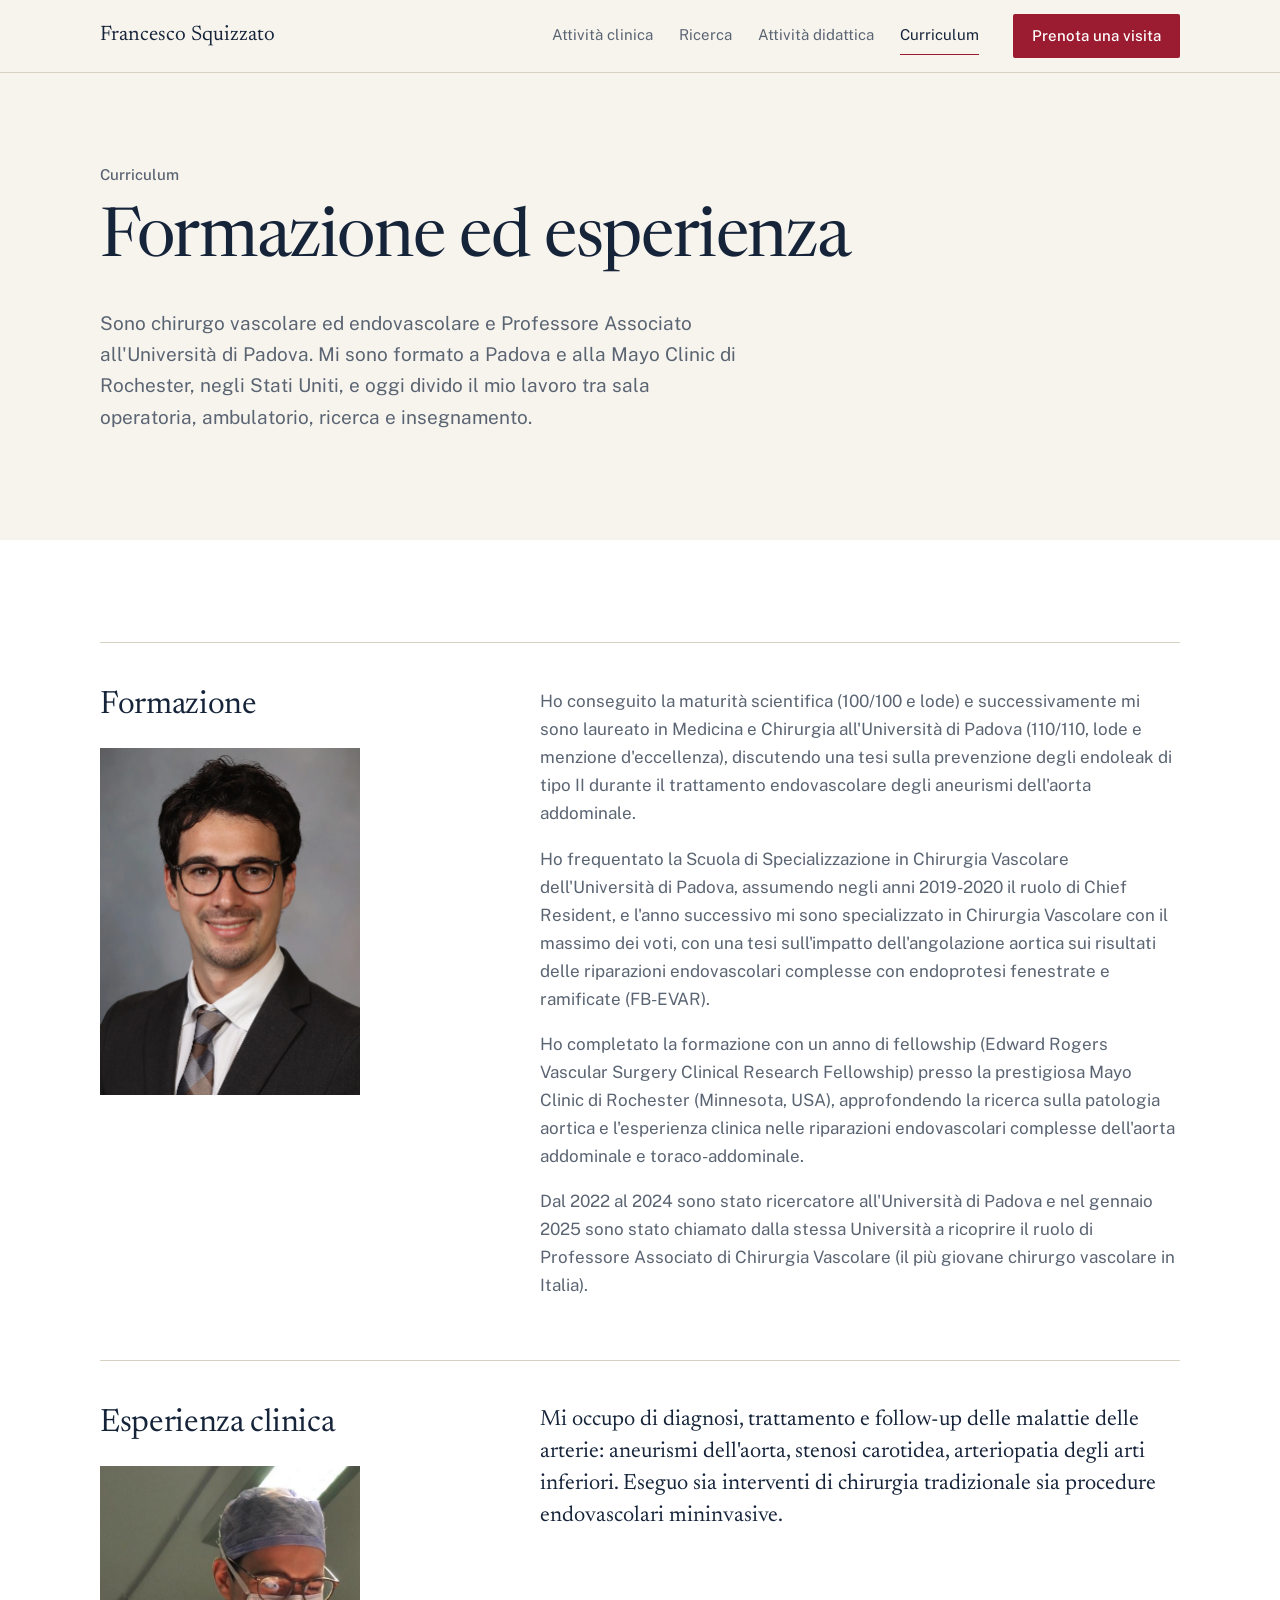
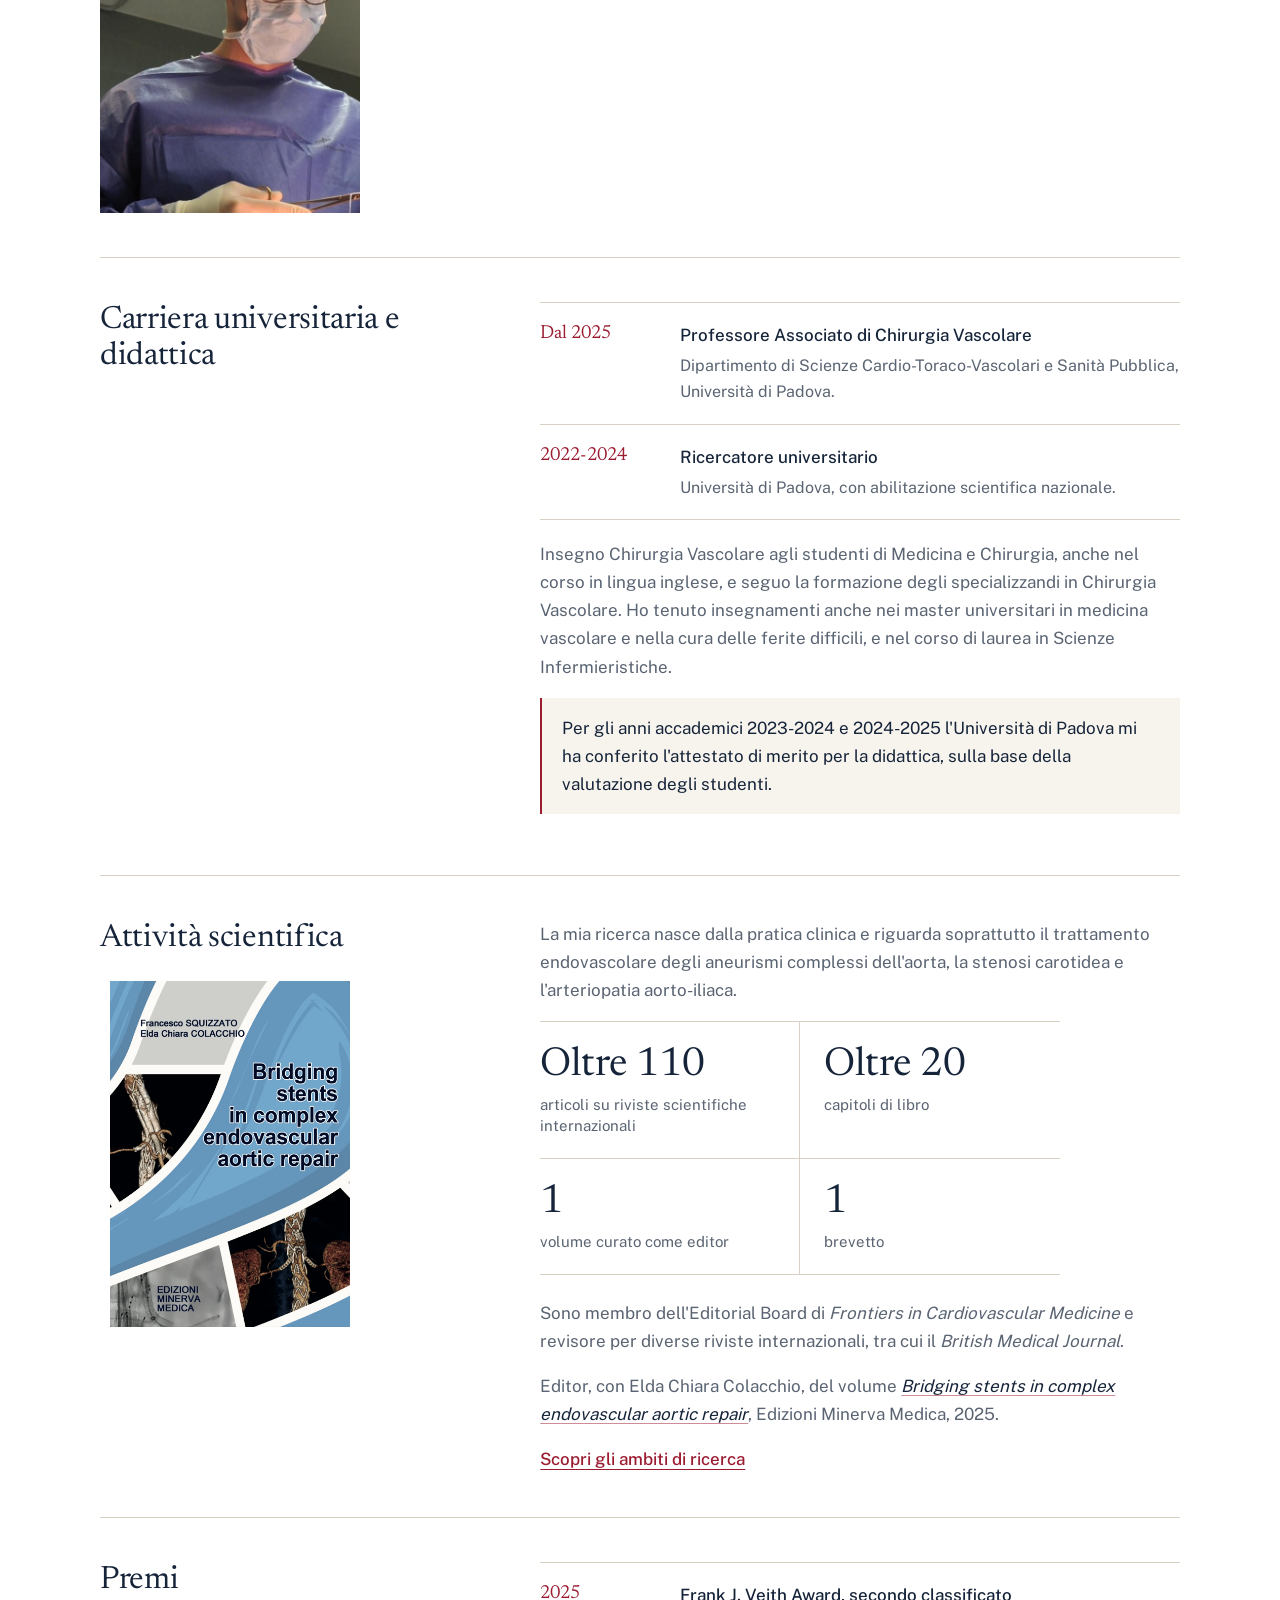
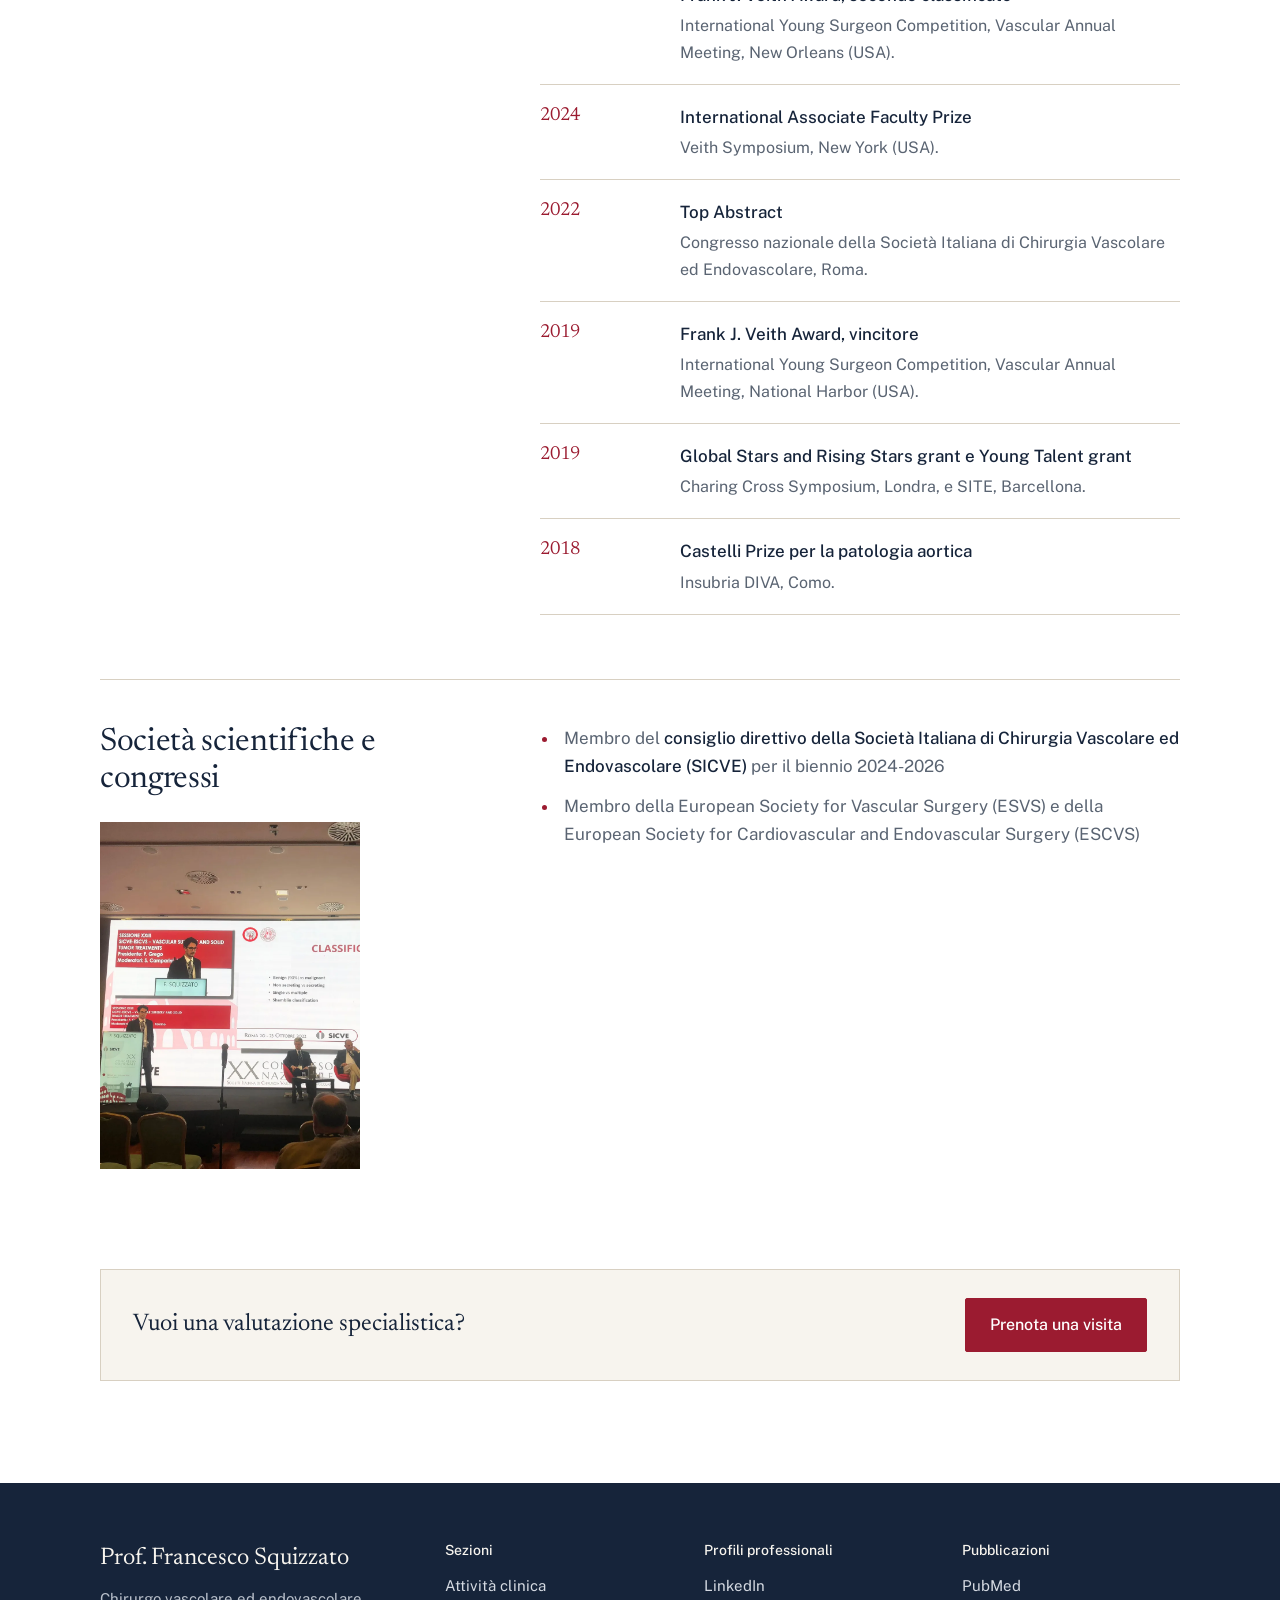
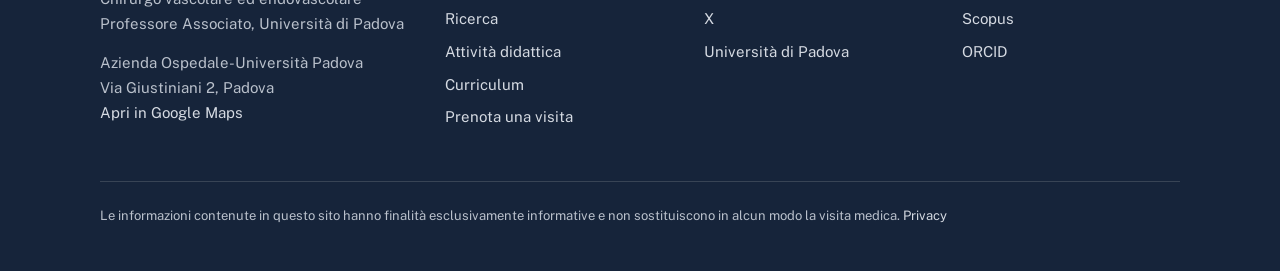
<file: curriculum.html>
<!DOCTYPE html>
<html lang="it">
<head>
<meta charset="utf-8">
<link rel="canonical" href="https://proffrancescosquizzato.github.io/curriculum.html">
<meta property="og:url" content="https://proffrancescosquizzato.github.io/curriculum.html">
<meta name="viewport" content="width=device-width, initial-scale=1, viewport-fit=cover">
<title>Curriculum | Prof. Francesco Squizzato, chirurgo vascolare</title>
<meta name="description" content="Curriculum del prof. Francesco Squizzato, chirurgo vascolare a Padova: formazione, Mayo Clinic, esperienza clinica, attività scientifica, premi e didattica.">
<meta property="og:title" content="Curriculum | Prof. Francesco Squizzato">
<meta property="og:description" content="Diagnosi e trattamento delle malattie delle arterie: aorta, carotidi, arti inferiori. Visite in libera professione presso l'Azienda Ospedale-Università Padova.">
<meta property="og:type" content="website">
<meta property="og:image" content="https://proffrancescosquizzato.github.io/img/ritratto.jpg">
<link rel="stylesheet" href="css/stile.css">
</head>
<body>

<header class="top">
  <div class="wrap">
    <a class="brand" href="index.html">Francesco Squizzato</a>
    <nav class="nav" id="menu" aria-label="Navigazione principale">
      <a href="attivita-clinica.html">Attività clinica</a>
      <a href="ricerca.html">Ricerca</a>
      <a href="didattica.html">Attività didattica</a>
      <a href="curriculum.html" aria-current="page">Curriculum</a>
      <a class="btn" href="index.html#prenota">Prenota una visita</a>
    </nav>
    <div class="mob">
      <a class="btn" href="index.html#prenota">Prenota</a>
      <button class="menu-btn" type="button" aria-expanded="false" aria-controls="menu">Menu</button>
    </div>
  </div>
</header>

<main>
  <section class="p-intesta" aria-labelledby="titolo">
    <div class="wrap cv-intro cv-intro-solo">
      <div>
        <p class="occhiello">Curriculum</p>
        <h1 id="titolo">Formazione ed esperienza</h1>
        <p class="lead">Sono chirurgo vascolare ed endovascolare e Professore Associato all'Università di Padova. Mi sono formato a Padova e alla Mayo Clinic di Rochester, negli Stati Uniti, e oggi divido il mio lavoro tra sala operatoria, ambulatorio, ricerca e insegnamento.</p>
      </div>
    </div>
  </section>

  <section class="cv" aria-label="Curriculum">
    <div class="wrap">

      <article class="tema cv-blocco" id="formazione">
        <div class="tema-testa">
          <h2>Formazione</h2>
          <figure class="cv-figura-sx"><img src="img/ritratto-mayo.webp" width="1250" height="1389" alt="Ritratto del prof. Francesco Squizzato" loading="lazy"></figure>
        </div>
        <div>
          <p>Ho conseguito la maturità scientifica (100/100 e lode) e successivamente mi sono laureato in Medicina e Chirurgia all'Università di Padova (110/110, lode e menzione d'eccellenza), discutendo una tesi sulla prevenzione degli endoleak di tipo II durante il trattamento endovascolare degli aneurismi dell'aorta addominale.</p>
          <p>Ho frequentato la Scuola di Specializzazione in Chirurgia Vascolare dell'Università di Padova, assumendo negli anni 2019-2020 il ruolo di Chief Resident, e l'anno successivo mi sono specializzato in Chirurgia Vascolare con il massimo dei voti, con una tesi sull'impatto dell'angolazione aortica sui risultati delle riparazioni endovascolari complesse con endoprotesi fenestrate e ramificate (FB-EVAR).</p>
          <p>Ho completato la formazione con un anno di fellowship (Edward Rogers Vascular Surgery Clinical Research Fellowship) presso la prestigiosa Mayo Clinic di Rochester (Minnesota, USA), approfondendo la ricerca sulla patologia aortica e l'esperienza clinica nelle riparazioni endovascolari complesse dell'aorta addominale e toraco-addominale.</p>
          <p>Dal 2022 al 2024 sono stato ricercatore all'Università di Padova e nel gennaio 2025 sono stato chiamato dalla stessa Università a ricoprire il ruolo di Professore Associato di Chirurgia Vascolare (il più giovane chirurgo vascolare in Italia).</p>
        </div>
      </article>

      <article class="tema cv-blocco" id="clinica">
        <div class="tema-testa">
          <h2>Esperienza clinica</h2>
          <figure class="cv-figura-sx"><img src="img/sala-operatoria.jpg" width="552" height="812" alt="Il prof. Squizzato in sala operatoria" loading="lazy"></figure>
        </div>
        <div>
          <p class="cv-sintesi">Mi occupo di diagnosi, trattamento e follow-up delle malattie delle arterie: aneurismi dell'aorta, stenosi carotidea, arteriopatia degli arti inferiori. Eseguo sia interventi di chirurgia tradizionale sia procedure endovascolari mininvasive.</p>
        </div>
      </article>

      <article class="tema cv-blocco" id="universita">
        <h2>Carriera universitaria e didattica</h2>
        <div>
          <ol class="tl">
            <li><span class="anno">Dal 2025</span><div><strong>Professore Associato di Chirurgia Vascolare</strong><p>Dipartimento di Scienze Cardio-Toraco-Vascolari e Sanità Pubblica, Università di Padova.</p></div></li>
            <li><span class="anno">2022-2024</span><div><strong>Ricercatore universitario</strong><p>Università di Padova, con abilitazione scientifica nazionale.</p></div></li>
          </ol>
          <p>Insegno Chirurgia Vascolare agli studenti di Medicina e Chirurgia, anche nel corso in lingua inglese, e seguo la formazione degli specializzandi in Chirurgia Vascolare. Ho tenuto insegnamenti anche nei master universitari in medicina vascolare e nella cura delle ferite difficili, e nel corso di laurea in Scienze Infermieristiche.</p>
          <p class="cv-nota">Per gli anni accademici 2023-2024 e 2024-2025 l'Università di Padova mi ha conferito l'attestato di merito per la didattica, sulla base della valutazione degli studenti.</p>
        </div>
      </article>

      <article class="tema cv-blocco" id="scientifica">
        <div class="tema-testa">
          <h2>Attività scientifica</h2>
          <figure class="cv-figura-sx cv-copertina"><a href="https://www.minervamedica.it/it/volumi/specialita-mediche/chirurgia-vascolare/scheda.php?cod=L10380" target="_blank" rel="noopener"><img src="img/volume-bridging-stents.webp" width="948" height="1366" alt="Copertina del volume Bridging stents in complex endovascular aortic repair, di Francesco Squizzato ed Elda Chiara Colacchio, Edizioni Minerva Medica" loading="lazy"></a></figure>
        </div>
        <div>
          <p>La mia ricerca nasce dalla pratica clinica e riguarda soprattutto il trattamento endovascolare degli aneurismi complessi dell'aorta, la stenosi carotidea e l'arteriopatia aorto-iliaca.</p>
          <dl class="numeri cv-numeri">
            <div><dt>Oltre 110</dt><dd>articoli su riviste scientifiche internazionali</dd></div>
            <div><dt>Oltre 20</dt><dd>capitoli di libro</dd></div>
            <div><dt>1</dt><dd>volume curato come editor</dd></div>
            <div><dt>1</dt><dd>brevetto</dd></div>
          </dl>
          <p>Sono membro dell'Editorial Board di <em>Frontiers in Cardiovascular Medicine</em> e revisore per diverse riviste internazionali, tra cui il <em>British Medical Journal</em>.</p>
          <p class="cv-volume-testo">Editor, con Elda Chiara Colacchio, del volume <a href="https://www.minervamedica.it/it/volumi/specialita-mediche/chirurgia-vascolare/scheda.php?cod=L10380" target="_blank" rel="noopener"><em>Bridging stents in complex endovascular aortic repair</em></a>, Edizioni Minerva Medica, 2025.</p>
          <a class="linkt" href="ricerca.html">Scopri gli ambiti di ricerca</a>
        </div>
      </article>

      <article class="tema cv-blocco" id="premi">
        <h2>Premi</h2>
        <ol class="tl">
          <li><span class="anno">2025</span><div><strong>Frank J. Veith Award, secondo classificato</strong><p>International Young Surgeon Competition, Vascular Annual Meeting, New Orleans (USA).</p></div></li>
          <li><span class="anno">2024</span><div><strong>International Associate Faculty Prize</strong><p>Veith Symposium, New York (USA).</p></div></li>
          <li><span class="anno">2022</span><div><strong>Top Abstract</strong><p>Congresso nazionale della Società Italiana di Chirurgia Vascolare ed Endovascolare, Roma.</p></div></li>
          <li><span class="anno">2019</span><div><strong>Frank J. Veith Award, vincitore</strong><p>International Young Surgeon Competition, Vascular Annual Meeting, National Harbor (USA).</p></div></li>
          <li><span class="anno">2019</span><div><strong>Global Stars and Rising Stars grant e Young Talent grant</strong><p>Charing Cross Symposium, Londra, e SITE, Barcellona.</p></div></li>
          <li><span class="anno">2018</span><div><strong>Castelli Prize per la patologia aortica</strong><p>Insubria DIVA, Como.</p></div></li>
        </ol>
      </article>

      <article class="tema cv-blocco" id="societa">
        <div class="tema-testa">
          <h2>Società scientifiche e congressi</h2>
          <figure class="cv-figura-sx"><img src="img/congresso-sicve-2022.webp" width="1600" height="1200" alt="Il prof. Squizzato relatore al XX Congresso nazionale della Società Italiana di Chirurgia Vascolare ed Endovascolare, Roma 2022" loading="lazy"></figure>
        </div>
        <div>
          <ul class="cv-lista">
            <li>Membro del <strong>consiglio direttivo della Società Italiana di Chirurgia Vascolare ed Endovascolare (SICVE)</strong> per il biennio 2024-2026</li>
            <li>Membro della European Society for Vascular Surgery (ESVS) e della European Society for Cardiovascular and Endovascular Surgery (ESCVS)</li>
          </ul>
        </div>
      </article>

      <div class="cv-cta">
        <p>Vuoi una valutazione specialistica?</p>
        <a class="btn" href="index.html#prenota">Prenota una visita</a>
      </div>
    </div>
  </section>
</main>

<footer>
  <div class="wrap">
    <div>
      <div class="nome">Prof. Francesco Squizzato</div>
      <p>Chirurgo vascolare ed endovascolare<br>Professore Associato, Università di Padova</p>
      <p>Azienda Ospedale-Università Padova<br>Via Giustiniani 2, Padova<br><a href="https://www.google.com/maps/search/?api=1&amp;query=Azienda+Ospedale+Universit%C3%A0+Padova+Via+Giustiniani+2+Padova" target="_blank" rel="noopener">Apri in Google Maps</a></p>
    </div>
    <div>
      <h4>Sezioni</h4>
      <ul>
        <li><a href="attivita-clinica.html">Attività clinica</a></li>
        <li><a href="ricerca.html">Ricerca</a></li>
        <li><a href="didattica.html">Attività didattica</a></li>
        <li><a href="curriculum.html">Curriculum</a></li>
        <li><a href="index.html#prenota">Prenota una visita</a></li>
      </ul>
    </div>
    <div>
      <h4>Profili professionali</h4>
      <ul>
        <li><a href="https://www.linkedin.com/in/francesco-squizzato-15632120a/" target="_blank" rel="noopener">LinkedIn</a></li>
        <li><a href="https://x.com/dr_fsquizzato" target="_blank" rel="noopener">X</a></li>
        <li><a href="https://www.unipd.it/contatti/francesco.squizzato" target="_blank" rel="noopener">Università di Padova</a></li>
      </ul>
    </div>
    <div>
      <h4>Pubblicazioni</h4>
      <ul>
        <li><a href="https://pubmed.ncbi.nlm.nih.gov/?term=Squizzato+F%5BAuthor%5D" target="_blank" rel="noopener">PubMed</a></li>
        <li><a href="https://www.scopus.com/authid/detail.uri?authorId=56786385000" target="_blank" rel="noopener">Scopus</a></li>
        <li><a href="https://orcid.org/0000-0001-9327-2934" target="_blank" rel="noopener">ORCID</a></li>
      </ul>
    </div>
    <p class="legale">Le informazioni contenute in questo sito hanno finalità esclusivamente informative e non sostituiscono in alcun modo la visita medica. <a href="privacy.html">Privacy</a></p>
  </div>
</footer>

<script>
(function(){
  var b=document.querySelector('.menu-btn'), m=document.getElementById('menu');
  if(!b||!m) return;
  b.addEventListener('click',function(){
    var o=m.classList.toggle('aperto');
    b.setAttribute('aria-expanded',o?'true':'false');
    b.textContent=o?'Chiudi':'Menu';
  });
  m.addEventListener('click',function(e){ if(e.target.tagName==='A'){ m.classList.remove('aperto'); b.setAttribute('aria-expanded','false'); b.textContent='Menu'; } });
})();
</script>
</body>
</html>
</file>
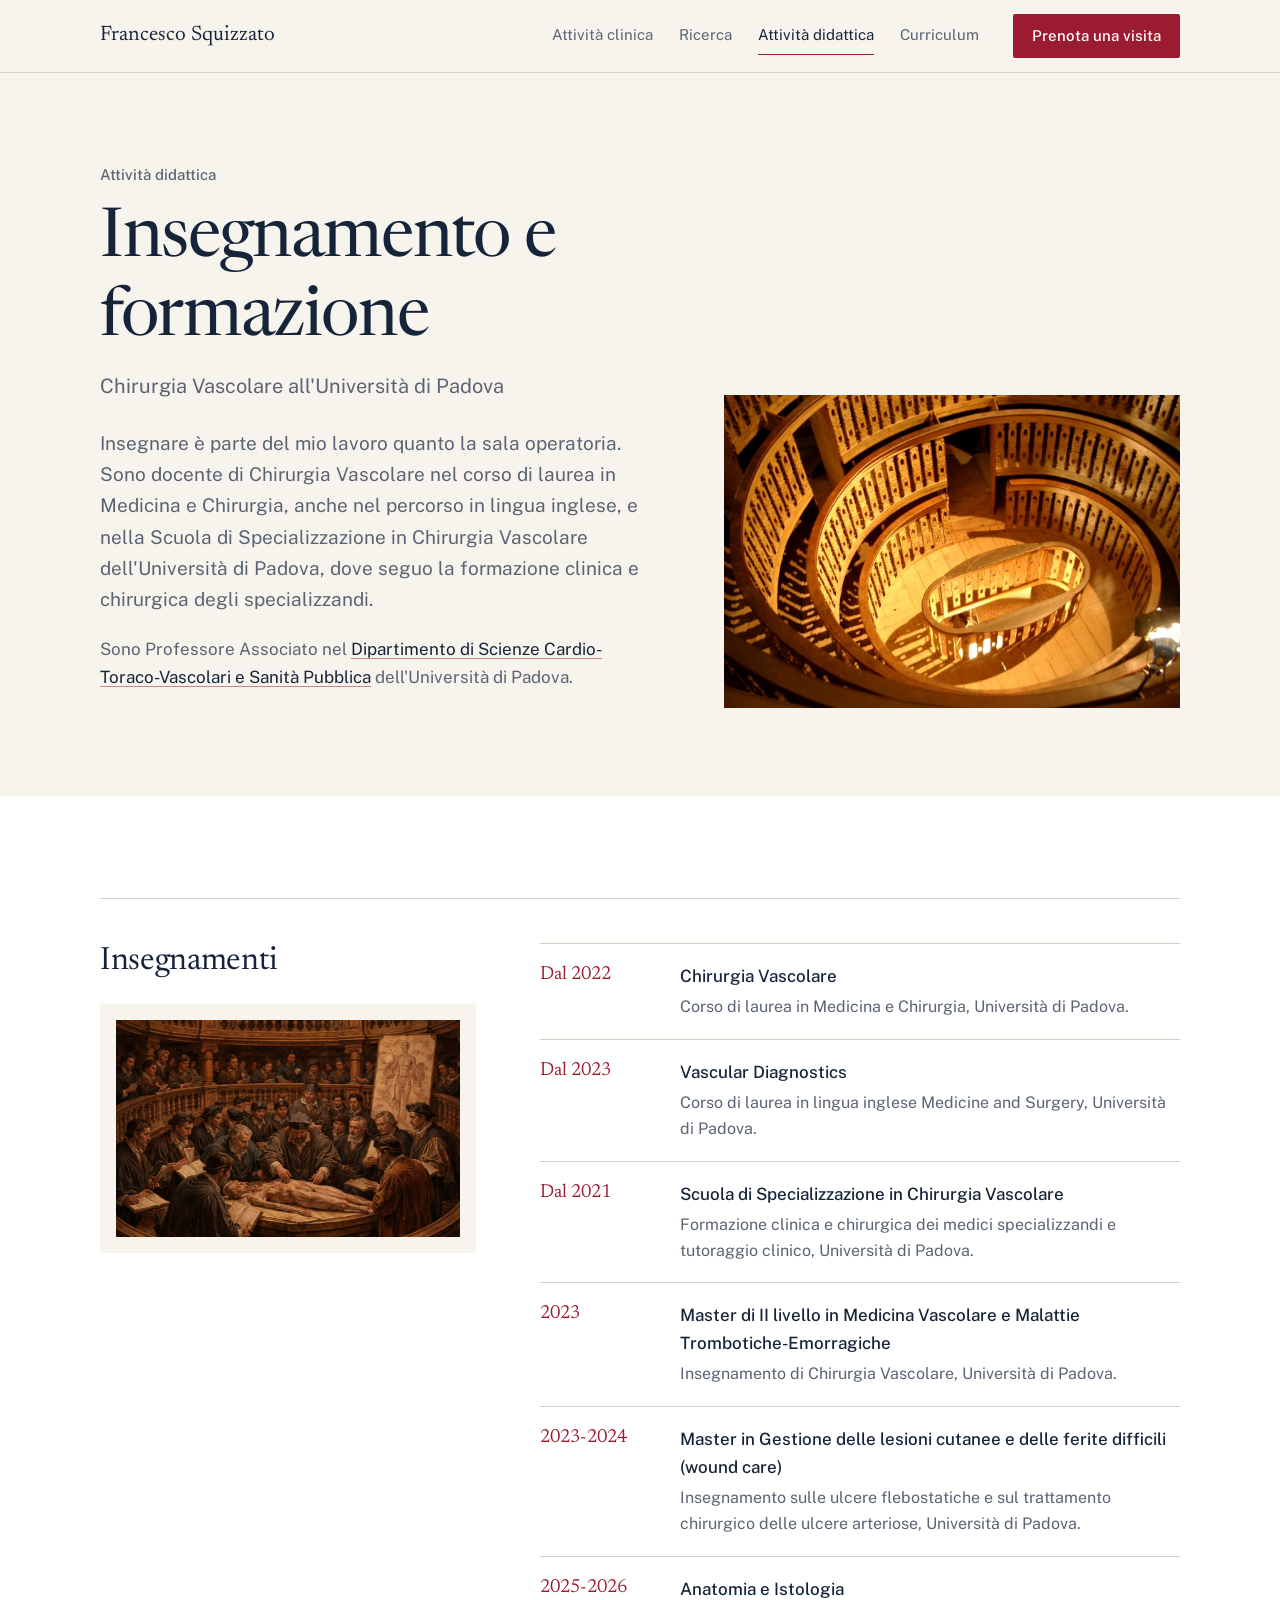
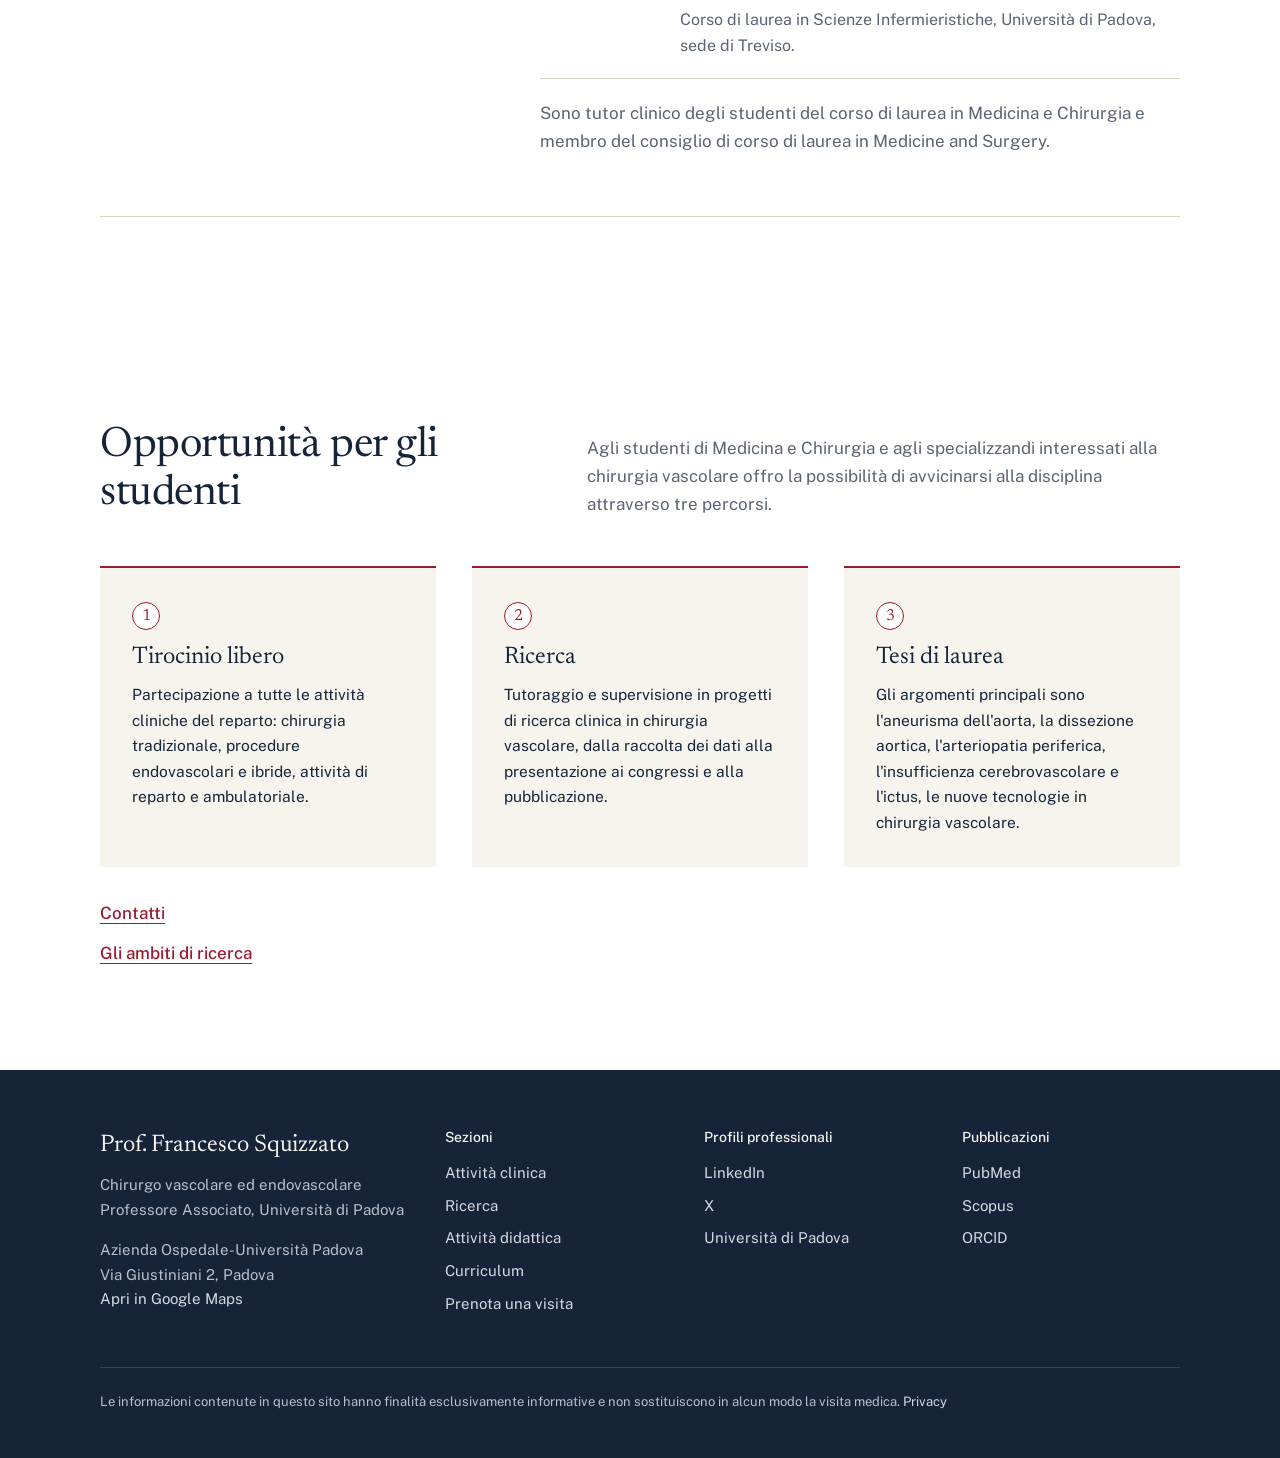
<file: didattica.html>
<!DOCTYPE html>
<html lang="it">
<head>
<meta charset="utf-8">
<link rel="canonical" href="https://proffrancescosquizzato.github.io/didattica.html">
<meta property="og:url" content="https://proffrancescosquizzato.github.io/didattica.html">
<meta name="viewport" content="width=device-width, initial-scale=1, viewport-fit=cover">
<title>Attività didattica | Prof. Squizzato, chirurgo vascolare</title>
<meta name="description" content="Insegnamenti di Chirurgia Vascolare del prof. Francesco Squizzato all'Università di Padova: Medicina e Chirurgia, Medicine and Surgery, specializzazione.">
<meta property="og:title" content="Attività didattica | Prof. Francesco Squizzato">
<meta property="og:description" content="Insegnamenti di Chirurgia Vascolare del prof. Francesco Squizzato all'Università di Padova: Medicina e Chirurgia, Medicine and Surgery, specializzazione.">
<meta property="og:type" content="website">
<meta property="og:image" content="https://proffrancescosquizzato.github.io/img/ritratto.jpg">
<script type="application/ld+json">
{
 "@context": "https://schema.org",
 "@graph": [
  {
   "@type": "WebPage",
   "name": "Attività didattica | Prof. Squizzato, chirurgo vascolare",
   "inLanguage": "it",
   "about": {
    "@type": "Person",
    "name": "Francesco Squizzato",
    "jobTitle": "Professore Associato di Chirurgia Vascolare",
    "worksFor": {
     "@type": "CollegeOrUniversity",
     "name": "Università degli Studi di Padova"
    }
   }
  },
  {
   "@type": "BreadcrumbList",
   "itemListElement": [
    {
     "@type": "ListItem",
     "position": 1,
     "name": "Home",
     "item": "https://proffrancescosquizzato.github.io/"
    },
    {
     "@type": "ListItem",
     "position": 2,
     "name": "Attività didattica",
     "item": "https://proffrancescosquizzato.github.io/didattica.html"
    }
   ]
  }
 ]
}
</script>
<link rel="stylesheet" href="css/stile.css">
</head>
<body>

<header class="top">
  <div class="wrap">
    <a class="brand" href="index.html">Francesco Squizzato</a>
    <nav class="nav" id="menu" aria-label="Navigazione principale">
      <a href="attivita-clinica.html">Attività clinica</a>
      <a href="ricerca.html">Ricerca</a>
      <a href="didattica.html" aria-current="page">Attività didattica</a>
      <a href="curriculum.html">Curriculum</a>
      <a class="btn" href="index.html#prenota">Prenota una visita</a>
    </nav>
    <div class="mob">
      <a class="btn" href="index.html#prenota">Prenota</a>
      <button class="menu-btn" type="button" aria-expanded="false" aria-controls="menu">Menu</button>
    </div>
  </div>
</header>

<main>
  <section class="p-intesta" aria-labelledby="titolo">
    <div class="wrap cv-intro">
      <div>
        <p class="occhiello">Attività didattica</p>
        <h1 id="titolo">Insegnamento e formazione<span class="h1-sotto">Chirurgia Vascolare all'Università di Padova</span></h1>
        <p class="lead">Insegnare è parte del mio lavoro quanto la sala operatoria. Sono docente di Chirurgia Vascolare nel corso di laurea in Medicina e Chirurgia, anche nel percorso in lingua inglese, e nella Scuola di Specializzazione in Chirurgia Vascolare dell'Università di Padova, dove seguo la formazione clinica e chirurgica degli specializzandi.</p>
        <p>Sono Professore Associato nel <a href="https://www.unipd.it/contatti/francesco.squizzato" target="_blank" rel="noopener">Dipartimento di Scienze Cardio-Toraco-Vascolari e Sanità Pubblica</a> dell'Università di Padova.</p>
      </div>
      <figure class="did-foto"><img src="img/did-teatro-anatomico.webp" width="1280" height="879" alt="Il Teatro anatomico dell'Università di Padova, visto dall'alto"></figure>
    </div>
  </section>

  <section class="cv" aria-label="Insegnamenti">
    <div class="wrap">
      <article class="tema cv-blocco" id="insegnamenti">
        <div class="tema-testa">
          <h2>Insegnamenti</h2>
          <figure class="did-lezione"><img src="img/did-lezione.webp" width="1024" height="645" alt="Illustrazione in stile pittorico di una lezione di anatomia in un teatro anatomico, con studenti attorno al tavolo" loading="lazy"></figure>
        </div>
        <div>
          <ol class="tl">
            <li><span class="anno">Dal 2022</span><div><strong>Chirurgia Vascolare</strong><p>Corso di laurea in Medicina e Chirurgia, Università di Padova.</p></div></li><li><span class="anno">Dal 2023</span><div><strong>Vascular Diagnostics</strong><p>Corso di laurea in lingua inglese Medicine and Surgery, Università di Padova.</p></div></li><li><span class="anno">Dal 2021</span><div><strong>Scuola di Specializzazione in Chirurgia Vascolare</strong><p>Formazione clinica e chirurgica dei medici specializzandi e tutoraggio clinico, Università di Padova.</p></div></li><li><span class="anno">2023</span><div><strong>Master di II livello in Medicina Vascolare e Malattie Trombotiche-Emorragiche</strong><p>Insegnamento di Chirurgia Vascolare, Università di Padova.</p></div></li><li><span class="anno">2023-2024</span><div><strong>Master in Gestione delle lesioni cutanee e delle ferite difficili (wound care)</strong><p>Insegnamento sulle ulcere flebostatiche e sul trattamento chirurgico delle ulcere arteriose, Università di Padova.</p></div></li><li><span class="anno">2025-2026</span><div><strong>Anatomia e Istologia</strong><p>Corso di laurea in Scienze Infermieristiche, Università di Padova, sede di Treviso.</p></div></li>
          </ol>
          <p>Sono tutor clinico degli studenti del corso di laurea in Medicina e Chirurgia e membro del consiglio di corso di laurea in Medicine and Surgery.</p>
        </div>
      </article>
    </div>
  </section>

  <section class="forme" id="studenti" aria-labelledby="t-studenti">
    <div class="wrap">
      <div class="intesta">
        <h2 id="t-studenti">Opportunità per gli studenti</h2>
        <p>Agli studenti di Medicina e Chirurgia e agli specializzandi interessati alla chirurgia vascolare offro la possibilità di avvicinarsi alla disciplina attraverso tre percorsi.</p>
      </div>
      <div class="forme-griglia">
        <article class="forma"><span class="badge">1</span><h3>Tirocinio libero</h3><p class="forma-def">Partecipazione a tutte le attività cliniche del reparto: chirurgia tradizionale, procedure endovascolari e ibride, attività di reparto e ambulatoriale.</p></article>
        <article class="forma"><span class="badge">2</span><h3>Ricerca</h3><p class="forma-def">Tutoraggio e supervisione in progetti di ricerca clinica in chirurgia vascolare, dalla raccolta dei dati alla presentazione ai congressi e alla pubblicazione.</p></article>
        <article class="forma"><span class="badge">3</span><h3>Tesi di laurea</h3><p class="forma-def">Gli argomenti principali sono l'aneurisma dell'aorta, la dissezione aortica, l'arteriopatia periferica, l'insufficienza cerebrovascolare e l'ictus, le nuove tecnologie in chirurgia vascolare.</p></article>
      </div>
      <p class="rimando"><a href="https://www.unipd.it/contatti/francesco.squizzato" target="_blank" rel="noopener">Contatti</a></p>
      <p class="rimando rimando-2"><a href="ricerca.html">Gli ambiti di ricerca</a></p>
    </div>
  </section>
</main>

<footer>
  <div class="wrap">
    <div>
      <div class="nome">Prof. Francesco Squizzato</div>
      <p>Chirurgo vascolare ed endovascolare<br>Professore Associato, Università di Padova</p>
      <p>Azienda Ospedale-Università Padova<br>Via Giustiniani 2, Padova<br><a href="https://www.google.com/maps/search/?api=1&amp;query=Azienda+Ospedale+Universit%C3%A0+Padova+Via+Giustiniani+2+Padova" target="_blank" rel="noopener">Apri in Google Maps</a></p>
    </div>
    <div>
      <h4>Sezioni</h4>
      <ul>
        <li><a href="attivita-clinica.html">Attività clinica</a></li>
        <li><a href="ricerca.html">Ricerca</a></li>
        <li><a href="didattica.html">Attività didattica</a></li>
        <li><a href="curriculum.html">Curriculum</a></li>
        <li><a href="index.html#prenota">Prenota una visita</a></li>
      </ul>
    </div>
    <div>
      <h4>Profili professionali</h4>
      <ul>
        <li><a href="https://www.linkedin.com/in/francesco-squizzato-15632120a/" target="_blank" rel="noopener">LinkedIn</a></li>
        <li><a href="https://x.com/dr_fsquizzato" target="_blank" rel="noopener">X</a></li>
        <li><a href="https://www.unipd.it/contatti/francesco.squizzato" target="_blank" rel="noopener">Università di Padova</a></li>
      </ul>
    </div>
    <div>
      <h4>Pubblicazioni</h4>
      <ul>
        <li><a href="https://pubmed.ncbi.nlm.nih.gov/?term=Squizzato+F%5BAuthor%5D" target="_blank" rel="noopener">PubMed</a></li>
        <li><a href="https://www.scopus.com/authid/detail.uri?authorId=56786385000" target="_blank" rel="noopener">Scopus</a></li>
        <li><a href="https://orcid.org/0000-0001-9327-2934" target="_blank" rel="noopener">ORCID</a></li>
      </ul>
    </div>
    <p class="legale">Le informazioni contenute in questo sito hanno finalità esclusivamente informative e non sostituiscono in alcun modo la visita medica. <a href="privacy.html">Privacy</a></p>
  </div>
</footer>

<script>
(function(){
  var b=document.querySelector('.menu-btn'), m=document.getElementById('menu');
  if(!b||!m) return;
  b.addEventListener('click',function(){
    var o=m.classList.toggle('aperto');
    b.setAttribute('aria-expanded',o?'true':'false');
    b.textContent=o?'Chiudi':'Menu';
  });
  m.addEventListener('click',function(e){ if(e.target.tagName==='A'){ m.classList.remove('aperto'); b.setAttribute('aria-expanded','false'); b.textContent='Menu'; } });
})();
</script>
</body>
</html>
</file>
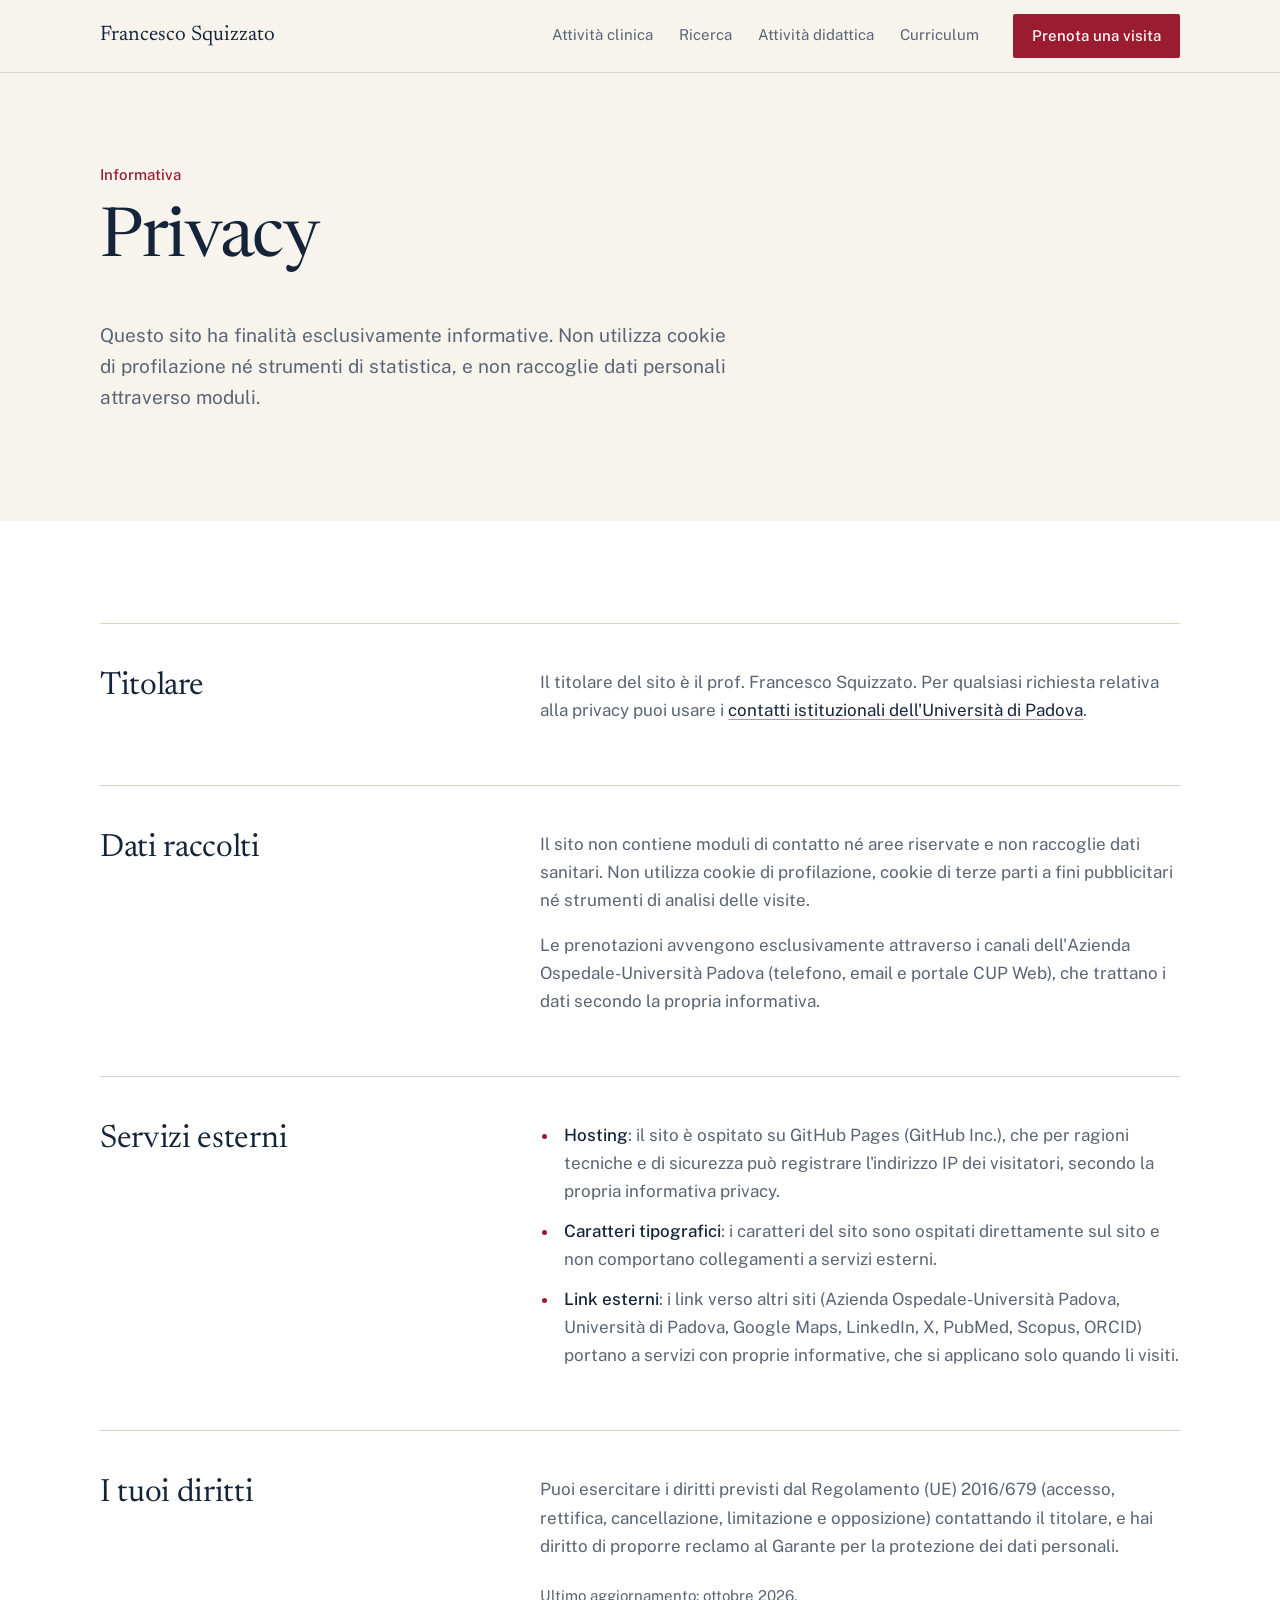
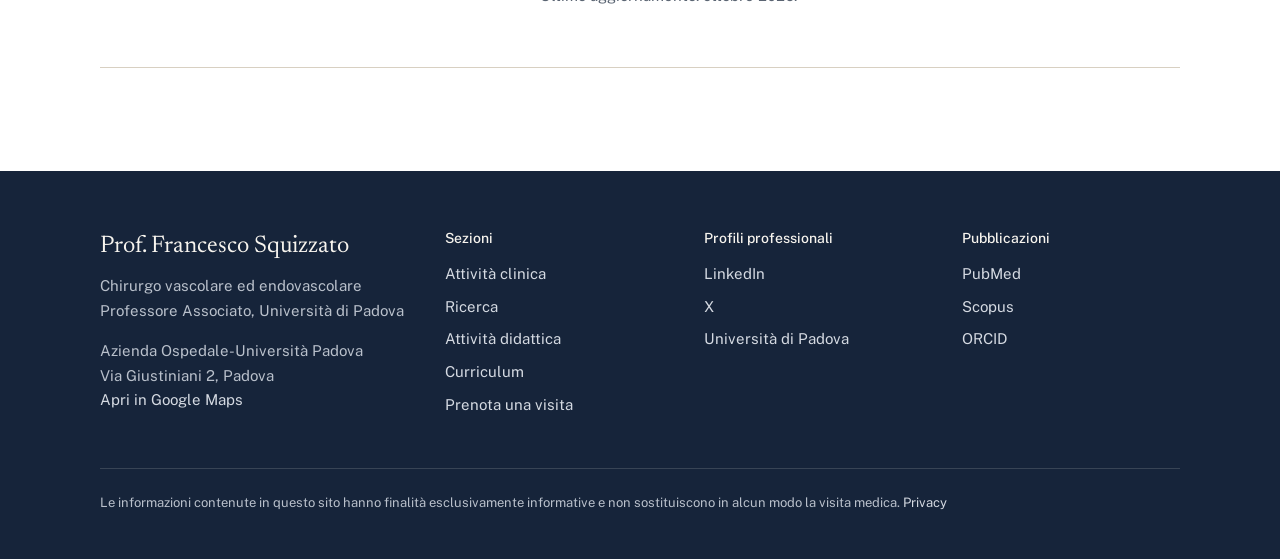
<file: privacy.html>
<!DOCTYPE html>
<html lang="it">
<head>
<meta charset="utf-8">
<link rel="canonical" href="https://proffrancescosquizzato.github.io/privacy.html">
<meta property="og:url" content="https://proffrancescosquizzato.github.io/privacy.html">
<meta name="viewport" content="width=device-width, initial-scale=1, viewport-fit=cover">
<title>Privacy | Prof. Francesco Squizzato</title>
<meta name="description" content="Informativa privacy del sito del prof. Francesco Squizzato, chirurgo vascolare a Padova: nessun cookie di profilazione e nessun modulo di raccolta dati.">
<link rel="stylesheet" href="css/stile.css">
</head>
<body>

<header class="top">
  <div class="wrap">
    <a class="brand" href="index.html">Francesco Squizzato</a>
    <nav class="nav" id="menu" aria-label="Navigazione principale">
      <a href="attivita-clinica.html">Attività clinica</a>
      <a href="ricerca.html">Ricerca</a>
      <a href="didattica.html">Attività didattica</a>
      <a href="curriculum.html">Curriculum</a>
      <a class="btn" href="index.html#prenota">Prenota una visita</a>
    </nav>
    <div class="mob">
      <a class="btn" href="index.html#prenota">Prenota</a>
      <button class="menu-btn" type="button" aria-expanded="false" aria-controls="menu">Menu</button>
    </div>
  </div>
</header>

<main>
  <section class="p-intesta" aria-labelledby="titolo">
    <div class="wrap">
      <p class="occhiello">Informativa</p>
      <h1 id="titolo">Privacy</h1>
      <p class="lead">Questo sito ha finalità esclusivamente informative. Non utilizza cookie di profilazione né strumenti di statistica, e non raccoglie dati personali attraverso moduli.</p>
    </div>
  </section>
  <section class="cv" aria-label="Informativa privacy">
    <div class="wrap">
      <article class="tema cv-blocco"><h2>Titolare</h2><div>
        <p>Il titolare del sito è il prof. Francesco Squizzato. Per qualsiasi richiesta relativa alla privacy puoi usare i <a href="https://www.unipd.it/contatti/francesco.squizzato" target="_blank" rel="noopener">contatti istituzionali dell'Università di Padova</a>.</p>
      </div></article>
      <article class="tema cv-blocco"><h2>Dati raccolti</h2><div>
        <p>Il sito non contiene moduli di contatto né aree riservate e non raccoglie dati sanitari. Non utilizza cookie di profilazione, cookie di terze parti a fini pubblicitari né strumenti di analisi delle visite.</p>
        <p>Le prenotazioni avvengono esclusivamente attraverso i canali dell'Azienda Ospedale-Università Padova (telefono, email e portale CUP Web), che trattano i dati secondo la propria informativa.</p>
      </div></article>
      <article class="tema cv-blocco"><h2>Servizi esterni</h2><div>
        <ul class="cv-lista">
          <li><strong>Hosting</strong>: il sito è ospitato su GitHub Pages (GitHub Inc.), che per ragioni tecniche e di sicurezza può registrare l'indirizzo IP dei visitatori, secondo la propria informativa privacy.</li>
          <li><strong>Caratteri tipografici</strong>: i caratteri del sito sono ospitati direttamente sul sito e non comportano collegamenti a servizi esterni.</li>
          <li><strong>Link esterni</strong>: i link verso altri siti (Azienda Ospedale-Università Padova, Università di Padova, Google Maps, LinkedIn, X, PubMed, Scopus, ORCID) portano a servizi con proprie informative, che si applicano solo quando li visiti.</li>
        </ul>
      </div></article>
      <article class="tema cv-blocco"><h2>I tuoi diritti</h2><div>
        <p>Puoi esercitare i diritti previsti dal Regolamento (UE) 2016/679 (accesso, rettifica, cancellazione, limitazione e opposizione) contattando il titolare, e hai diritto di proporre reclamo al Garante per la protezione dei dati personali.</p>
        <p class="nota">Ultimo aggiornamento: ottobre 2026.</p>
      </div></article>
    </div>
  </section>
</main>

<footer>
  <div class="wrap">
    <div>
      <div class="nome">Prof. Francesco Squizzato</div>
      <p>Chirurgo vascolare ed endovascolare<br>Professore Associato, Università di Padova</p>
      <p>Azienda Ospedale-Università Padova<br>Via Giustiniani 2, Padova<br><a href="https://www.google.com/maps/search/?api=1&amp;query=Azienda+Ospedale+Universit%C3%A0+Padova+Via+Giustiniani+2+Padova" target="_blank" rel="noopener">Apri in Google Maps</a></p>
    </div>
    <div>
      <h4>Sezioni</h4>
      <ul>
        <li><a href="attivita-clinica.html">Attività clinica</a></li>
        <li><a href="ricerca.html">Ricerca</a></li>
        <li><a href="didattica.html">Attività didattica</a></li>
        <li><a href="curriculum.html">Curriculum</a></li>
        <li><a href="index.html#prenota">Prenota una visita</a></li>
      </ul>
    </div>
    <div>
      <h4>Profili professionali</h4>
      <ul>
        <li><a href="https://www.linkedin.com/in/francesco-squizzato-15632120a/" target="_blank" rel="noopener">LinkedIn</a></li>
        <li><a href="https://x.com/dr_fsquizzato" target="_blank" rel="noopener">X</a></li>
        <li><a href="https://www.unipd.it/contatti/francesco.squizzato" target="_blank" rel="noopener">Università di Padova</a></li>
      </ul>
    </div>
    <div>
      <h4>Pubblicazioni</h4>
      <ul>
        <li><a href="https://pubmed.ncbi.nlm.nih.gov/?term=Squizzato+F%5BAuthor%5D" target="_blank" rel="noopener">PubMed</a></li>
        <li><a href="https://www.scopus.com/authid/detail.uri?authorId=56786385000" target="_blank" rel="noopener">Scopus</a></li>
        <li><a href="https://orcid.org/0000-0001-9327-2934" target="_blank" rel="noopener">ORCID</a></li>
      </ul>
    </div>
    <p class="legale">Le informazioni contenute in questo sito hanno finalità esclusivamente informative e non sostituiscono in alcun modo la visita medica. <a href="privacy.html">Privacy</a></p>
  </div>
</footer>

<script>
(function(){
  var b=document.querySelector('.menu-btn'), m=document.getElementById('menu');
  if(!b||!m) return;
  b.addEventListener('click',function(){
    var o=m.classList.toggle('aperto');
    b.setAttribute('aria-expanded',o?'true':'false');
    b.textContent=o?'Chiudi':'Menu';
  });
  m.addEventListener('click',function(e){ if(e.target.tagName==='A'){ m.classList.remove('aperto'); b.setAttribute('aria-expanded','false'); b.textContent='Menu'; } });
})();
</script>
</body>
</html>
</file>
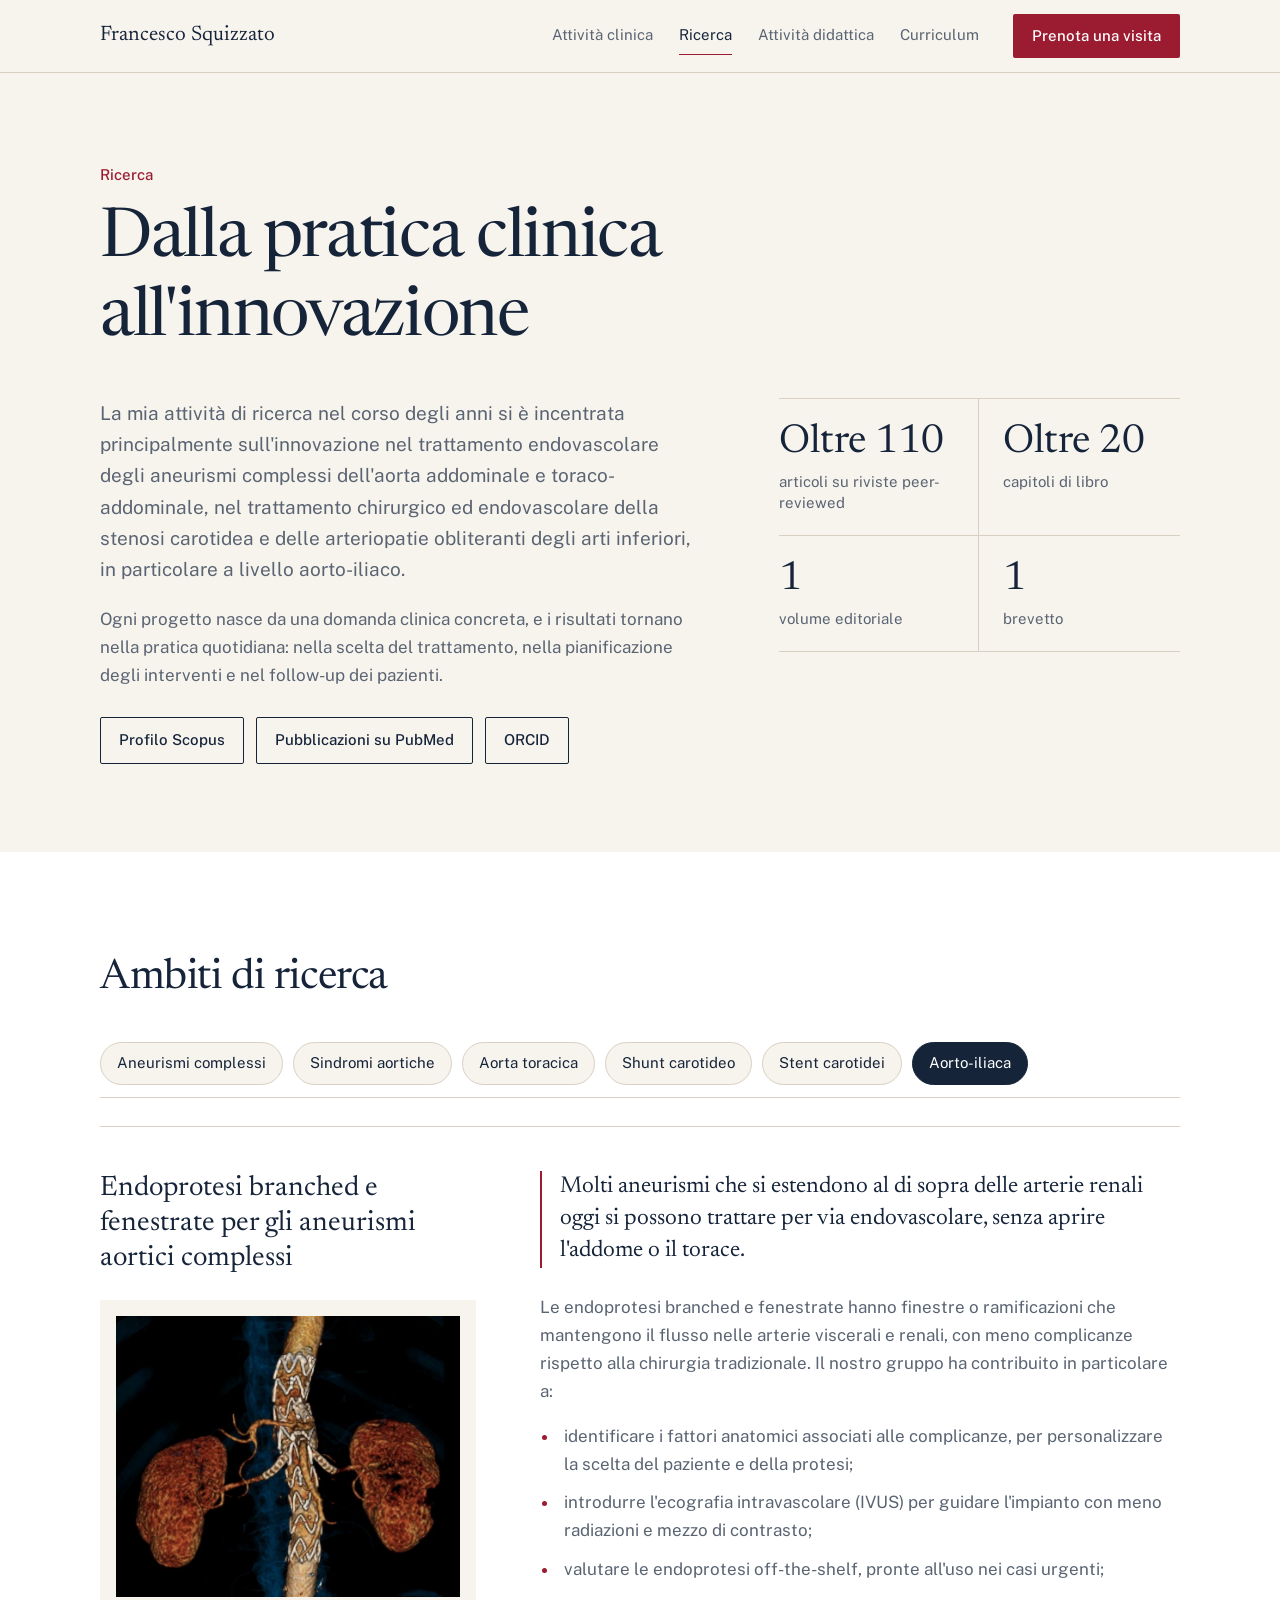
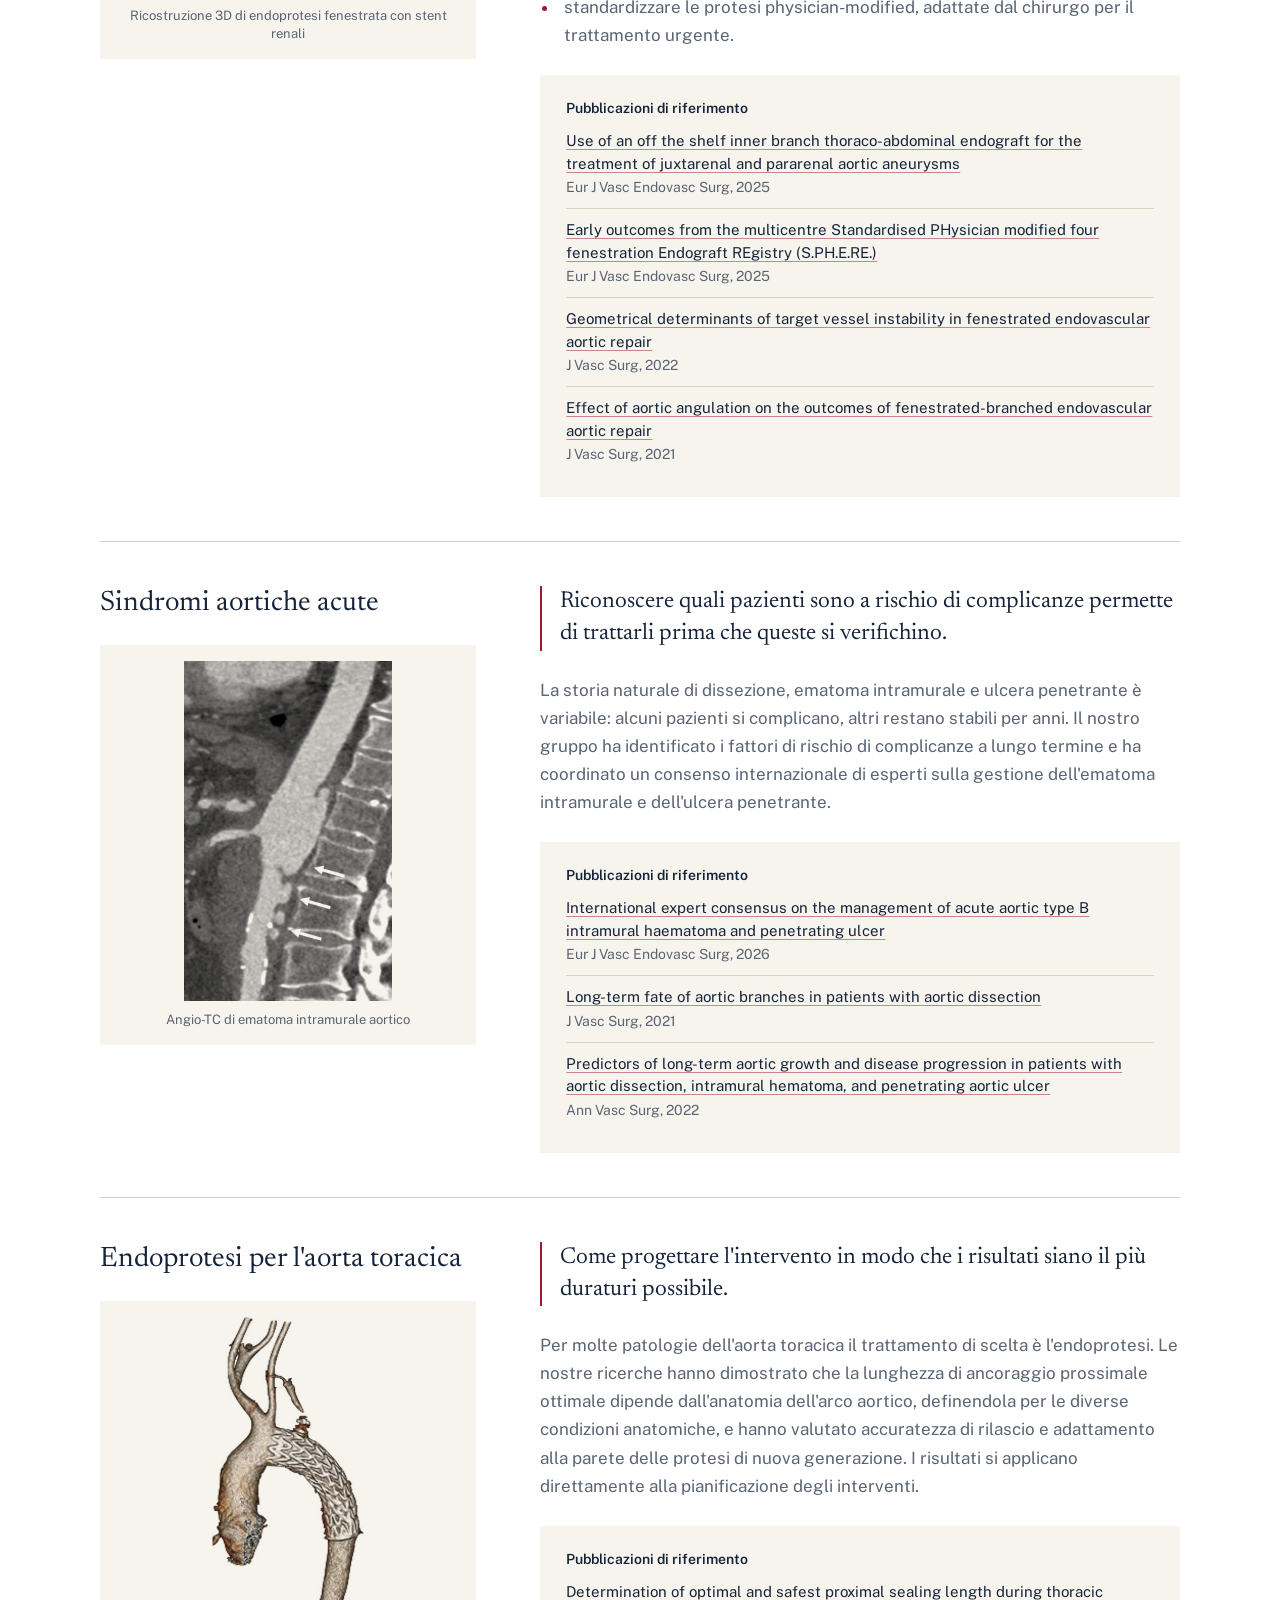
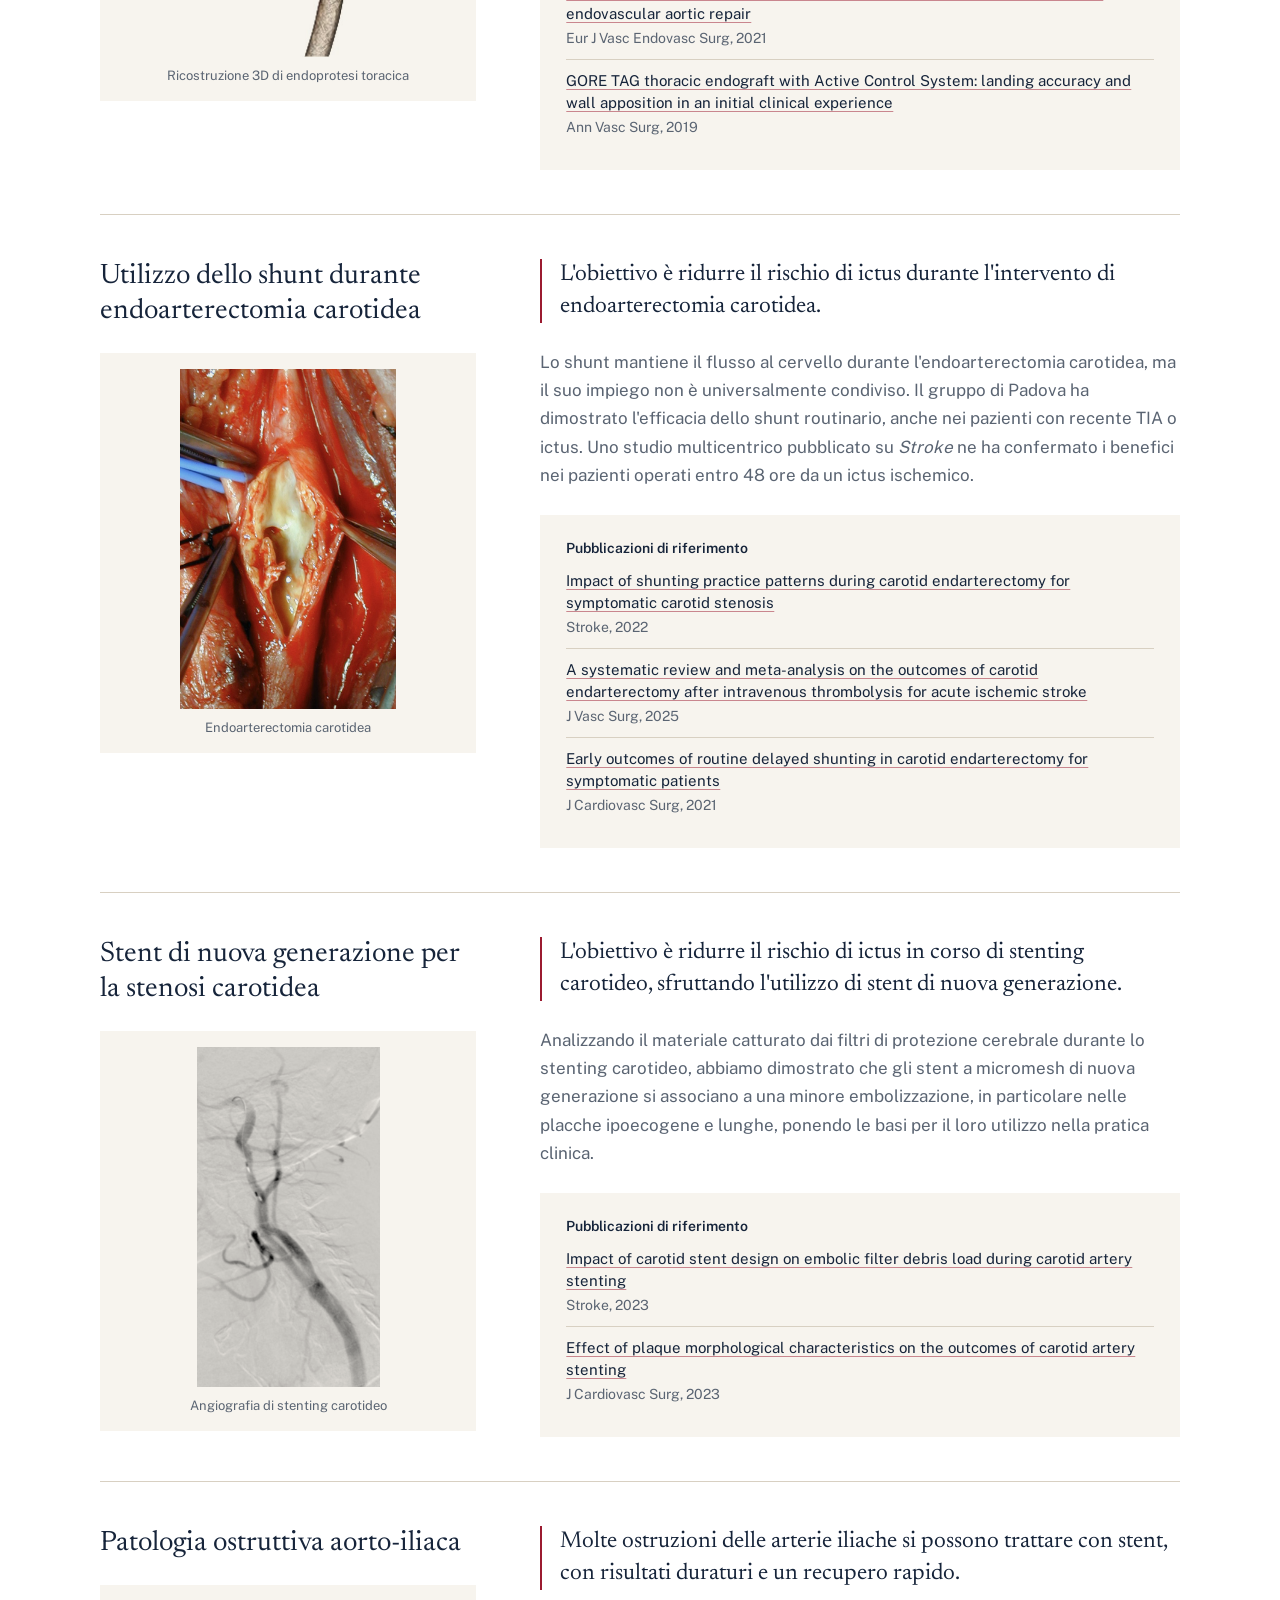
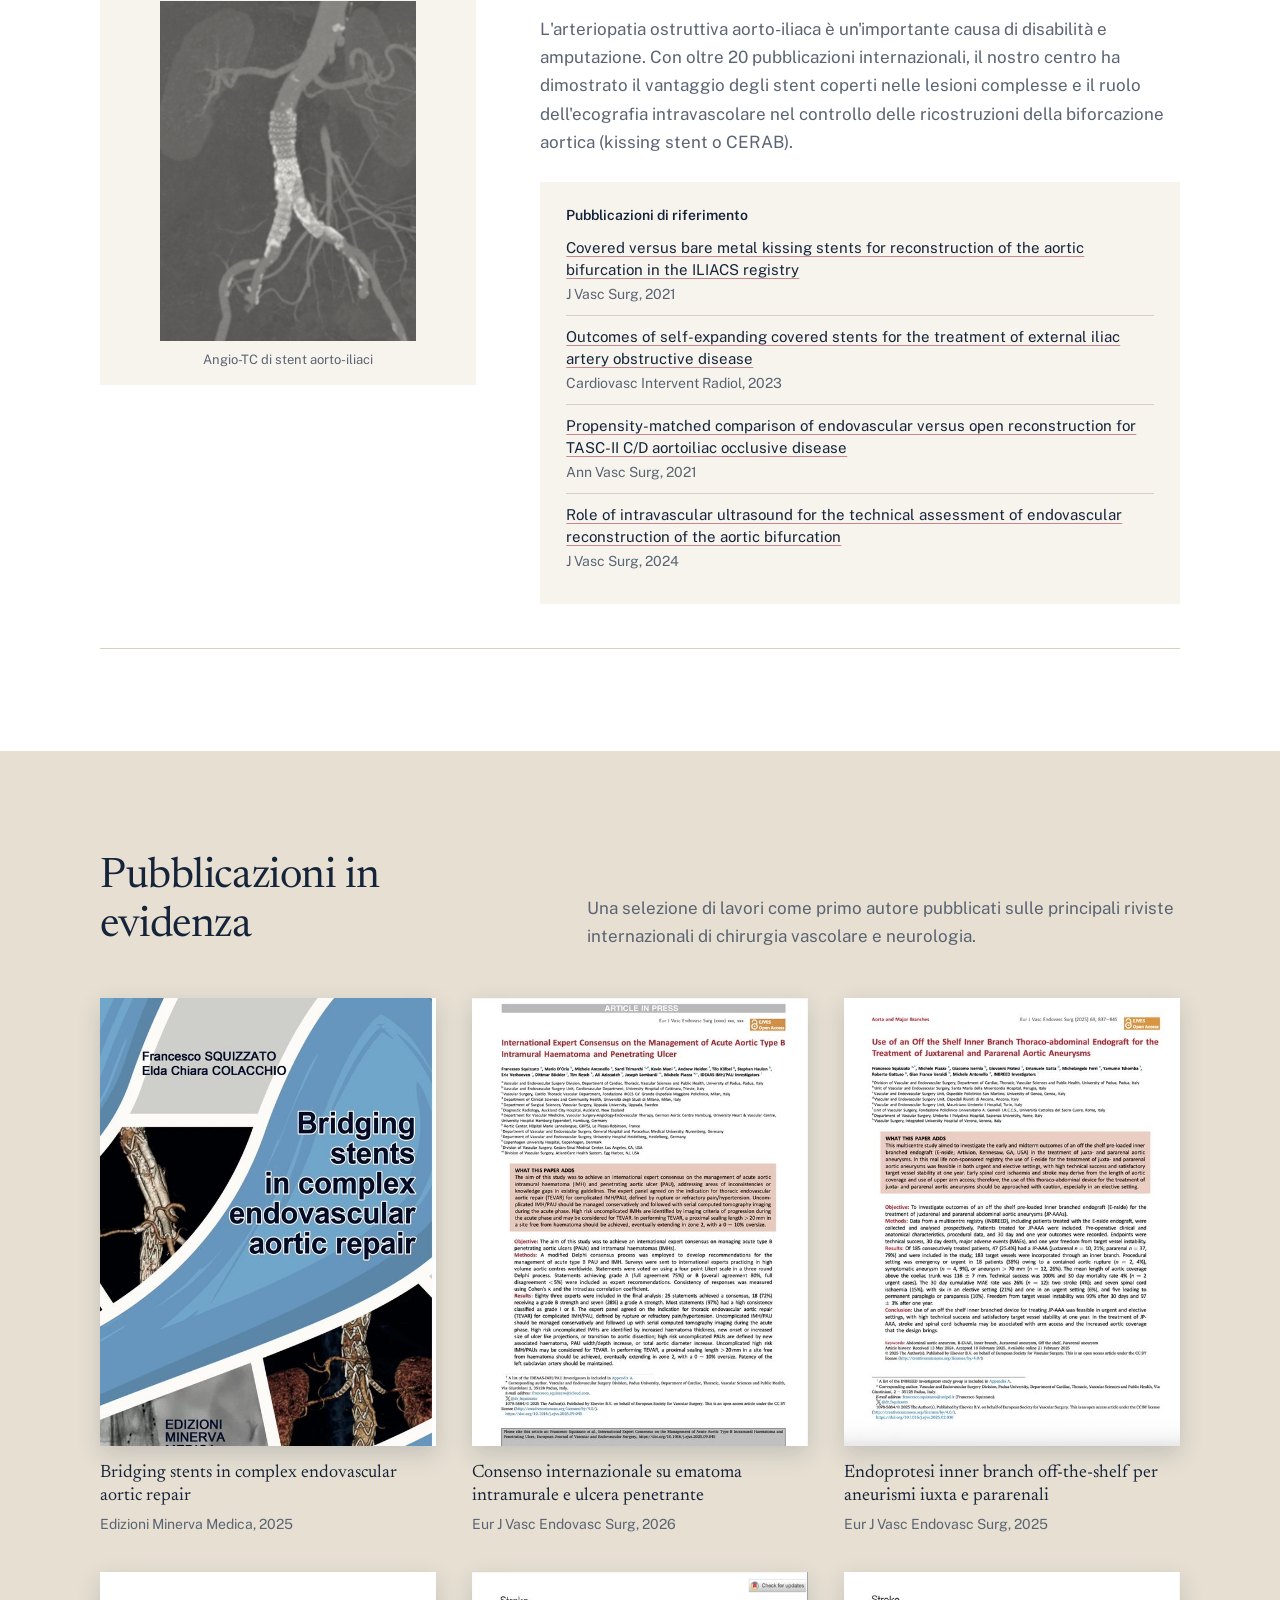
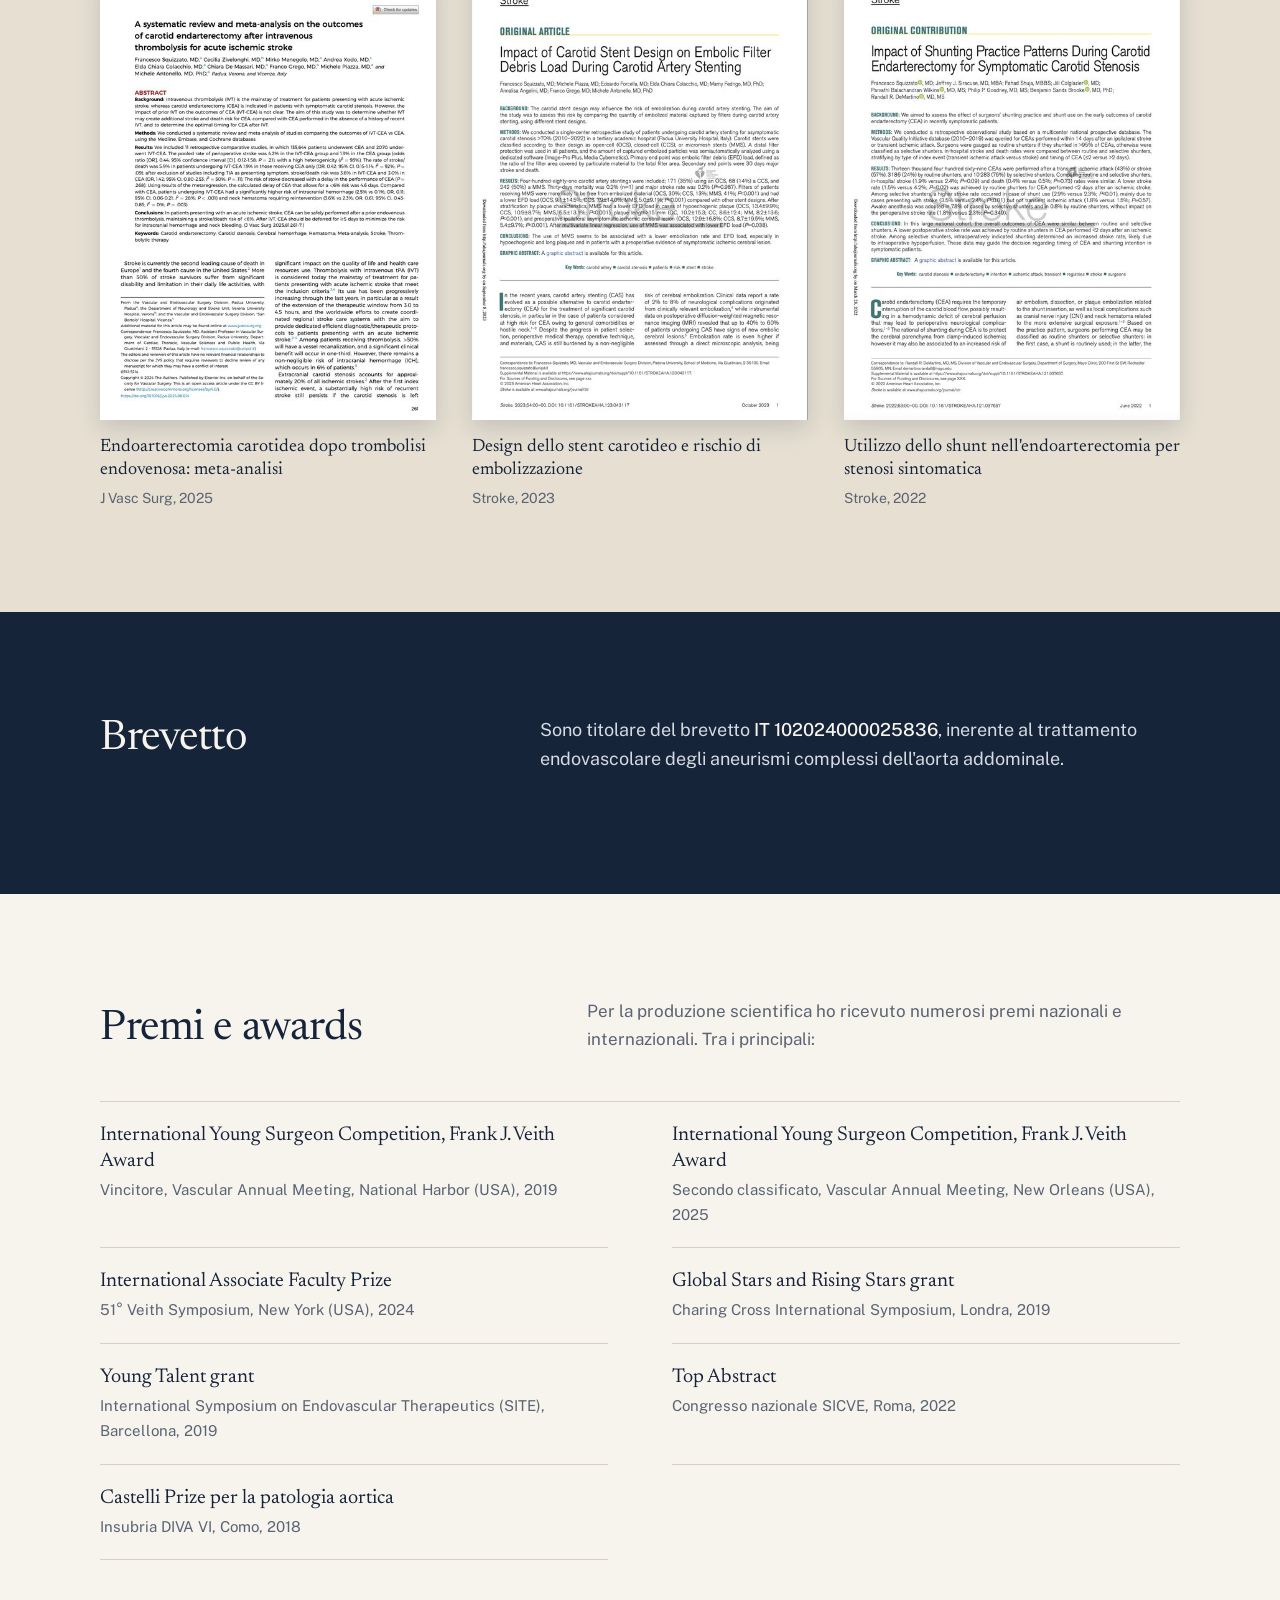
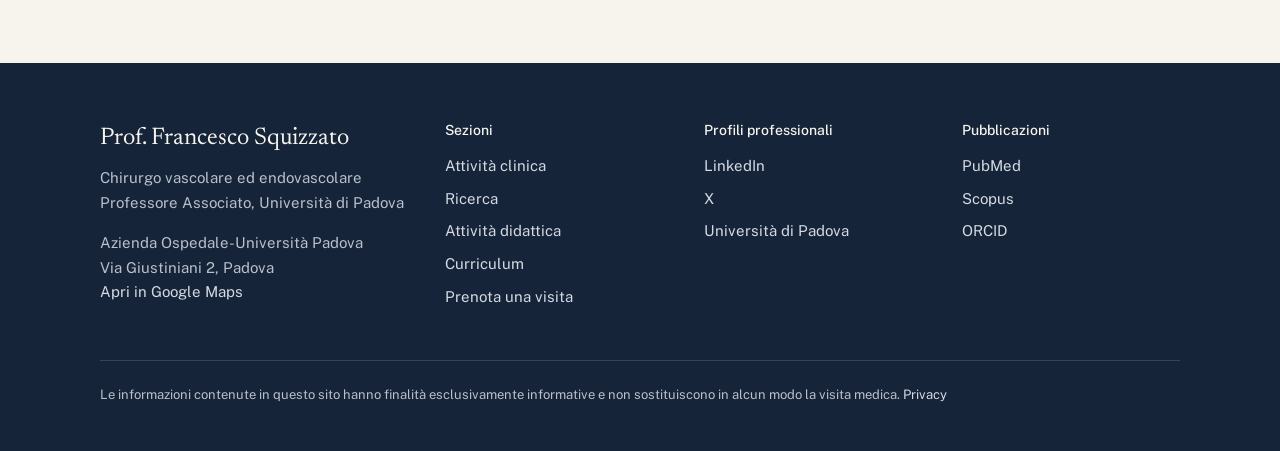
<file: ricerca.html>
<!DOCTYPE html>
<html lang="it">
<head>
<meta charset="utf-8">
<link rel="canonical" href="https://proffrancescosquizzato.github.io/ricerca.html">
<meta property="og:url" content="https://proffrancescosquizzato.github.io/ricerca.html">
<meta name="viewport" content="width=device-width, initial-scale=1, viewport-fit=cover">
<title>Ricerca | Prof. Francesco Squizzato, chirurgo vascolare</title>
<meta name="description" content="Ricerca del prof. Francesco Squizzato: endoprotesi aortiche complesse, sindromi aortiche acute, stenosi carotidea e patologia aorto-iliaca.">
<meta property="og:title" content="Ricerca | Prof. Francesco Squizzato">
<meta property="og:description" content="Ricerca del prof. Francesco Squizzato: endoprotesi aortiche complesse, sindromi aortiche acute, stenosi carotidea e patologia aorto-iliaca.">
<meta property="og:type" content="website">
<meta property="og:image" content="https://proffrancescosquizzato.github.io/img/ritratto.jpg">
<link rel="stylesheet" href="css/stile.css">
</head>
<body>

<header class="top">
  <div class="wrap">
    <a class="brand" href="index.html">Francesco Squizzato</a>
    <nav class="nav" id="menu" aria-label="Navigazione principale">
      <a href="attivita-clinica.html">Attività clinica</a>
      <a href="ricerca.html" aria-current="page">Ricerca</a>
      <a href="didattica.html">Attività didattica</a>
      <a href="curriculum.html">Curriculum</a>
      <a class="btn" href="index.html#prenota">Prenota una visita</a>
    </nav>
    <div class="mob">
      <a class="btn" href="index.html#prenota">Prenota</a>
      <button class="menu-btn" type="button" aria-expanded="false" aria-controls="menu">Menu</button>
    </div>
  </div>
</header>

<main>
  <section class="p-intesta" aria-labelledby="titolo">
    <div class="wrap">
      <p class="occhiello">Ricerca</p>
      <h1 id="titolo">Dalla pratica clinica all'innovazione</h1>
      <div class="p-intro">
        <div>
          <p class="lead">La mia attività di ricerca nel corso degli anni si è incentrata principalmente sull'innovazione nel trattamento endovascolare degli aneurismi complessi dell'aorta addominale e toraco-addominale, nel trattamento chirurgico ed endovascolare della stenosi carotidea e delle arteriopatie obliteranti degli arti inferiori, in particolare a livello aorto-iliaco.</p>
          <p>Ogni progetto nasce da una domanda clinica concreta, e i risultati tornano nella pratica quotidiana: nella scelta del trattamento, nella pianificazione degli interventi e nel follow-up dei pazienti.</p>
          <div class="profili">
            <a class="btn ghost" href="https://www.scopus.com/authid/detail.uri?authorId=56786385000" target="_blank" rel="noopener">Profilo Scopus</a>
            <a class="btn ghost" href="https://pubmed.ncbi.nlm.nih.gov/?term=Squizzato+F%5BAuthor%5D" target="_blank" rel="noopener">Pubblicazioni su PubMed</a>
            <a class="btn ghost" href="https://orcid.org/0000-0001-9327-2934" target="_blank" rel="noopener">ORCID</a>
          </div>
        </div>
        <dl class="numeri">
          <div><dt>Oltre 110</dt><dd>articoli su riviste peer-reviewed</dd></div>
          <div><dt>Oltre 20</dt><dd>capitoli di libro</dd></div>
          <div><dt>1</dt><dd>volume editoriale</dd></div>
          <div><dt>1</dt><dd>brevetto</dd></div>
        </dl>
      </div>

    </div>
  </section>

  <section class="temi" aria-labelledby="t-temi">
    <div class="wrap">
      <h2 id="t-temi">Ambiti di ricerca</h2>
      <nav class="indice" aria-label="Ambiti di ricerca">
        <a href="#branched-fenestrate">Aneurismi complessi</a>
        <a href="#sindromi-aortiche">Sindromi aortiche</a>
        <a href="#aorta-toracica">Aorta toracica</a>
        <a href="#shunt">Shunt carotideo</a>
        <a href="#stent-carotidei">Stent carotidei</a>
        <a href="#aorto-iliaca">Aorto-iliaca</a>
      </nav>

      <article class="tema" id="branched-fenestrate">
        <div class="tema-testa">
          <h3>Endoprotesi branched e fenestrate per gli aneurismi aortici complessi</h3>
          <figure><img src="img/ricerca/endoprotesi-fenestrata-3d.jpg" width="800" height="652" alt="Ricostruzione 3D di un'endoprotesi fenestrata con stent nelle arterie renali" loading="lazy"><figcaption>Ricostruzione 3D di endoprotesi fenestrata con stent renali</figcaption></figure>
        </div>
        <div>
          <p class="impatto">Molti aneurismi che si estendono al di sopra delle arterie renali oggi si possono trattare per via endovascolare, senza aprire l'addome o il torace.</p>
          <p>Le endoprotesi branched e fenestrate hanno finestre o ramificazioni che mantengono il flusso nelle arterie viscerali e renali, con meno complicanze rispetto alla chirurgia tradizionale. Il nostro gruppo ha contribuito in particolare a:</p>
          <ul class="punti">
            <li>identificare i fattori anatomici associati alle complicanze, per personalizzare la scelta del paziente e della protesi;</li>
            <li>introdurre l'ecografia intravascolare (IVUS) per guidare l'impianto con meno radiazioni e mezzo di contrasto;</li>
            <li>valutare le endoprotesi off-the-shelf, pronte all'uso nei casi urgenti;</li>
            <li>standardizzare le protesi physician-modified, adattate dal chirurgo per il trattamento urgente.</li>
          </ul>
          <div class="rif">
            <h4>Pubblicazioni di riferimento</h4>
            <ul>
              <li><a href="https://doi.org/10.1016/j.ejvs.2025.02.030" target="_blank" rel="noopener">Use of an off the shelf inner branch thoraco-abdominal endograft for the treatment of juxtarenal and pararenal aortic aneurysms</a> <span>Eur J Vasc Endovasc Surg, 2025</span></li>
              <li><a href="https://doi.org/10.1016/j.ejvs.2025.05.057" target="_blank" rel="noopener">Early outcomes from the multicentre Standardised PHysician modified four fenestration Endograft REgistry (S.PH.E.RE.)</a> <span>Eur J Vasc Endovasc Surg, 2025</span></li>
              <li><a href="https://doi.org/10.1016/j.jvs.2022.01.146" target="_blank" rel="noopener">Geometrical determinants of target vessel instability in fenestrated endovascular aortic repair</a> <span>J Vasc Surg, 2022</span></li>
              <li><a href="https://doi.org/10.1016/j.jvs.2021.01.027" target="_blank" rel="noopener">Effect of aortic angulation on the outcomes of fenestrated-branched endovascular aortic repair</a> <span>J Vasc Surg, 2021</span></li>
            </ul>
          </div>
        </div>
      </article>

      <article class="tema" id="sindromi-aortiche">
        <div class="tema-testa">
          <h3>Sindromi aortiche acute</h3>
          <figure><img src="img/ricerca/ematoma-intramurale-tc.jpg" width="596" height="972" alt="Angio-TC di ematoma intramurale dell'aorta" loading="lazy"><figcaption>Angio-TC di ematoma intramurale aortico</figcaption></figure>
        </div>
        <div>
          <p class="impatto">Riconoscere quali pazienti sono a rischio di complicanze permette di trattarli prima che queste si verifichino.</p>
          <p>La storia naturale di dissezione, ematoma intramurale e ulcera penetrante è variabile: alcuni pazienti si complicano, altri restano stabili per anni. Il nostro gruppo ha identificato i fattori di rischio di complicanze a lungo termine e ha coordinato un consenso internazionale di esperti sulla gestione dell'ematoma intramurale e dell'ulcera penetrante.</p>
          <div class="rif">
            <h4>Pubblicazioni di riferimento</h4>
            <ul>
              <li><a href="https://doi.org/10.1016/j.ejvs.2025.09.045" target="_blank" rel="noopener">International expert consensus on the management of acute aortic type B intramural haematoma and penetrating ulcer</a> <span>Eur J Vasc Endovasc Surg, 2026</span></li>
              <li><a href="https://doi.org/10.1016/j.jvs.2021.01.055" target="_blank" rel="noopener">Long-term fate of aortic branches in patients with aortic dissection</a> <span>J Vasc Surg, 2021</span></li>
              <li><a href="https://doi.org/10.1016/j.avsg.2021.10.047" target="_blank" rel="noopener">Predictors of long-term aortic growth and disease progression in patients with aortic dissection, intramural hematoma, and penetrating aortic ulcer</a> <span>Ann Vasc Surg, 2022</span></li>
            </ul>
          </div>
        </div>
      </article>

      <article class="tema" id="aorta-toracica">
        <div class="tema-testa">
          <h3>Endoprotesi per l'aorta toracica</h3>
          <figure><img src="img/ricerca/tevar-arco-3d.jpg" width="290" height="644" alt="Ricostruzione 3D di endoprotesi nell'arco aortico e nell'aorta toracica discendente" loading="lazy"><figcaption>Ricostruzione 3D di endoprotesi toracica</figcaption></figure>
        </div>
        <div>
          <p class="impatto">Come progettare l'intervento in modo che i risultati siano il più duraturi possibile.</p>
          <p>Per molte patologie dell'aorta toracica il trattamento di scelta è l'endoprotesi. Le nostre ricerche hanno dimostrato che la lunghezza di ancoraggio prossimale ottimale dipende dall'anatomia dell'arco aortico, definendola per le diverse condizioni anatomiche, e hanno valutato accuratezza di rilascio e adattamento alla parete delle protesi di nuova generazione. I risultati si applicano direttamente alla pianificazione degli interventi.</p>
          <div class="rif">
            <h4>Pubblicazioni di riferimento</h4>
            <ul>
              <li><a href="https://doi.org/10.1016/j.ejvs.2021.05.012" target="_blank" rel="noopener">Determination of optimal and safest proximal sealing length during thoracic endovascular aortic repair</a> <span>Eur J Vasc Endovasc Surg, 2021</span></li>
              <li><a href="https://doi.org/10.1016/j.avsg.2018.11.020" target="_blank" rel="noopener">GORE TAG thoracic endograft with Active Control System: landing accuracy and wall apposition in an initial clinical experience</a> <span>Ann Vasc Surg, 2019</span></li>
            </ul>
          </div>
        </div>
      </article>

      <article class="tema" id="shunt">
        <div class="tema-testa">
          <h3>Utilizzo dello shunt durante endoarterectomia carotidea</h3>
          <figure><img src="img/ricerca/endoarterectomia-carotidea.jpg" width="718" height="1130" alt="Endoarterectomia carotidea: la placca aterosclerotica all'interno della carotide" loading="lazy"><figcaption>Endoarterectomia carotidea</figcaption></figure>
        </div>
        <div>
          <p class="impatto">L'obiettivo è ridurre il rischio di ictus durante l'intervento di endoarterectomia carotidea.</p>
          <p>Lo shunt mantiene il flusso al cervello durante l'endoarterectomia carotidea, ma il suo impiego non è universalmente condiviso. Il gruppo di Padova ha dimostrato l'efficacia dello shunt routinario, anche nei pazienti con recente TIA o ictus. Uno studio multicentrico pubblicato su <em>Stroke</em> ne ha confermato i benefici nei pazienti operati entro 48 ore da un ictus ischemico.</p>
          <div class="rif">
            <h4>Pubblicazioni di riferimento</h4>
            <ul>
              <li><a href="https://doi.org/10.1161/STROKEAHA.121.037657" target="_blank" rel="noopener">Impact of shunting practice patterns during carotid endarterectomy for symptomatic carotid stenosis</a> <span>Stroke, 2022</span></li>
              <li><a href="https://doi.org/10.1016/j.jvs.2024.08.014" target="_blank" rel="noopener">A systematic review and meta-analysis on the outcomes of carotid endarterectomy after intravenous thrombolysis for acute ischemic stroke</a> <span>J Vasc Surg, 2025</span></li>
              <li><a href="https://doi.org/10.23736/S0021-9509.21.11845-2" target="_blank" rel="noopener">Early outcomes of routine delayed shunting in carotid endarterectomy for symptomatic patients</a> <span>J Cardiovasc Surg, 2021</span></li>
            </ul>
          </div>
        </div>
      </article>

      <article class="tema" id="stent-carotidei">
        <div class="tema-testa">
          <h3>Stent di nuova generazione per la stenosi carotidea</h3>
          <figure><img src="img/ricerca/stent-carotideo-angiografia.jpg" width="502" height="934" alt="Angiografia di stenting carotideo" loading="lazy"><figcaption>Angiografia di stenting carotideo</figcaption></figure>
        </div>
        <div>
          <p class="impatto">L'obiettivo è ridurre il rischio di ictus in corso di stenting carotideo, sfruttando l'utilizzo di stent di nuova generazione.</p>
          <p>Analizzando il materiale catturato dai filtri di protezione cerebrale durante lo stenting carotideo, abbiamo dimostrato che gli stent a micromesh di nuova generazione si associano a una minore embolizzazione, in particolare nelle placche ipoecogene e lunghe, ponendo le basi per il loro utilizzo nella pratica clinica.</p>
          <div class="rif">
            <h4>Pubblicazioni di riferimento</h4>
            <ul>
              <li><a href="https://doi.org/10.1161/STROKEAHA.123.043117" target="_blank" rel="noopener">Impact of carotid stent design on embolic filter debris load during carotid artery stenting</a> <span>Stroke, 2023</span></li>
              <li><a href="https://doi.org/10.23736/S0021-9509.23.12763-7" target="_blank" rel="noopener">Effect of plaque morphological characteristics on the outcomes of carotid artery stenting</a> <span>J Cardiovasc Surg, 2023</span></li>
            </ul>
          </div>
        </div>
      </article>

      <article class="tema" id="aorto-iliaca">
        <div class="tema-testa">
          <h3>Patologia ostruttiva aorto-iliaca</h3>
          <figure><img src="img/ricerca/stent-iliaci-angio-tc.jpg" width="744" height="986" alt="Angio-TC di ricostruzione endovascolare aorto-iliaca con stent" loading="lazy"><figcaption>Angio-TC di stent aorto-iliaci</figcaption></figure>
        </div>
        <div>
          <p class="impatto">Molte ostruzioni delle arterie iliache si possono trattare con stent, con risultati duraturi e un recupero rapido.</p>
          <p>L'arteriopatia ostruttiva aorto-iliaca è un'importante causa di disabilità e amputazione. Con oltre 20 pubblicazioni internazionali, il nostro centro ha dimostrato il vantaggio degli stent coperti nelle lesioni complesse e il ruolo dell'ecografia intravascolare nel controllo delle ricostruzioni della biforcazione aortica (kissing stent o CERAB).</p>
          <div class="rif">
            <h4>Pubblicazioni di riferimento</h4>
            <ul>
              <li><a href="https://doi.org/10.1016/j.jvs.2020.10.066" target="_blank" rel="noopener">Covered versus bare metal kissing stents for reconstruction of the aortic bifurcation in the ILIACS registry</a> <span>J Vasc Surg, 2021</span></li>
              <li><a href="https://doi.org/10.1007/s00270-023-03370-9" target="_blank" rel="noopener">Outcomes of self-expanding covered stents for the treatment of external iliac artery obstructive disease</a> <span>Cardiovasc Intervent Radiol, 2023</span></li>
              <li><a href="https://doi.org/10.1016/j.avsg.2020.08.139" target="_blank" rel="noopener">Propensity-matched comparison of endovascular versus open reconstruction for TASC-II C/D aortoiliac occlusive disease</a> <span>Ann Vasc Surg, 2021</span></li>
              <li><a href="https://doi.org/10.1016/j.jvs.2024.03.014" target="_blank" rel="noopener">Role of intravascular ultrasound for the technical assessment of endovascular reconstruction of the aortic bifurcation</a> <span>J Vasc Surg, 2024</span></li>
            </ul>
          </div>
        </div>
      </article>
    </div>
  </section>

  <section class="galleria" aria-labelledby="t-galleria">
    <div class="wrap">
      <div class="intesta">
        <h2 id="t-galleria">Pubblicazioni in evidenza</h2>
        <p>Una selezione di lavori come primo autore pubblicati sulle principali riviste internazionali di chirurgia vascolare e neurologia.</p>
      </div>
      <div class="copertine">
        <a href="https://www.minervamedica.it/en/books/medical-specialties/vascular-surgery/scheda.php?cod=L10380" target="_blank" rel="noopener">
          <img src="img/libro-bridging-stents.jpg" width="600" height="855" alt="Copertina del volume Bridging stents in complex endovascular aortic repair" loading="lazy">
          <strong>Bridging stents in complex endovascular aortic repair</strong><span>Edizioni Minerva Medica, 2025</span>
        </a>
        <a href="https://doi.org/10.1016/j.ejvs.2025.09.045" target="_blank" rel="noopener">
          <img src="img/pubblicazioni/ejves-2025-consensus-imh-pau.jpg" width="540" height="719" alt="Prima pagina dell'articolo sul consenso internazionale su ematoma intramurale e ulcera penetrante" loading="lazy">
          <strong>Consenso internazionale su ematoma intramurale e ulcera penetrante</strong><span>Eur J Vasc Endovasc Surg, 2026</span>
        </a>
        <a href="https://doi.org/10.1016/j.ejvs.2025.02.030" target="_blank" rel="noopener">
          <img src="img/pubblicazioni/ejves-2025-inner-branch.jpg" width="540" height="716" alt="Prima pagina dell'articolo sull'endoprotesi inner branch off-the-shelf" loading="lazy">
          <strong>Endoprotesi inner branch off-the-shelf per aneurismi iuxta e pararenali</strong><span>Eur J Vasc Endovasc Surg, 2025</span>
        </a>
        <a href="https://doi.org/10.1016/j.jvs.2024.08.014" target="_blank" rel="noopener">
          <img src="img/pubblicazioni/jvs-2025-ivt-cea.jpg" width="540" height="719" alt="Prima pagina della meta-analisi su endoarterectomia carotidea dopo trombolisi" loading="lazy">
          <strong>Endoarterectomia carotidea dopo trombolisi endovenosa: meta-analisi</strong><span>J Vasc Surg, 2025</span>
        </a>
        <a href="https://doi.org/10.1161/STROKEAHA.123.043117" target="_blank" rel="noopener">
          <img src="img/pubblicazioni/stroke-2023-stent-carotidei.jpg" width="540" height="719" alt="Prima pagina dell'articolo su Stroke sul design degli stent carotidei" loading="lazy">
          <strong>Design dello stent carotideo e rischio di embolizzazione</strong><span>Stroke, 2023</span>
        </a>
        <a href="https://doi.org/10.1161/STROKEAHA.121.037657" target="_blank" rel="noopener">
          <img src="img/pubblicazioni/stroke-2022-shunt.jpg" width="540" height="720" alt="Prima pagina dell'articolo su Stroke sull'utilizzo dello shunt" loading="lazy">
          <strong>Utilizzo dello shunt nell'endoarterectomia per stenosi sintomatica</strong><span>Stroke, 2022</span>
        </a>
      </div>
    </div>
  </section>

  <section class="brevetto" aria-labelledby="t-brevetto">
    <div class="wrap">
      <h2 id="t-brevetto">Brevetto</h2>
      <div>
        <p>Sono titolare del brevetto <strong>IT 102024000025836</strong>, inerente al trattamento endovascolare degli aneurismi complessi dell'aorta addominale.</p>
      </div>
    </div>
  </section>

  <section class="premi" aria-labelledby="t-premi">
    <div class="wrap">
      <div class="intesta">
        <h2 id="t-premi">Premi e awards</h2>
        <p>Per la produzione scientifica ho ricevuto numerosi premi nazionali e internazionali. Tra i principali:</p>
      </div>
      <ul class="elenco-premi">
        <li><strong>International Young Surgeon Competition, Frank J. Veith Award</strong><span>Vincitore, Vascular Annual Meeting, National Harbor (USA), 2019</span></li>
        <li><strong>International Young Surgeon Competition, Frank J. Veith Award</strong><span>Secondo classificato, Vascular Annual Meeting, New Orleans (USA), 2025</span></li>
        <li><strong>International Associate Faculty Prize</strong><span>51° Veith Symposium, New York (USA), 2024</span></li>
        <li><strong>Global Stars and Rising Stars grant</strong><span>Charing Cross International Symposium, Londra, 2019</span></li>
        <li><strong>Young Talent grant</strong><span>International Symposium on Endovascular Therapeutics (SITE), Barcellona, 2019</span></li>
        <li><strong>Top Abstract</strong><span>Congresso nazionale SICVE, Roma, 2022</span></li>
        <li><strong>Castelli Prize per la patologia aortica</strong><span>Insubria DIVA VI, Como, 2018</span></li>
      </ul>
    </div>
  </section>

</main>

<footer>
  <div class="wrap">
    <div>
      <div class="nome">Prof. Francesco Squizzato</div>
      <p>Chirurgo vascolare ed endovascolare<br>Professore Associato, Università di Padova</p>
      <p>Azienda Ospedale-Università Padova<br>Via Giustiniani 2, Padova<br><a href="https://www.google.com/maps/search/?api=1&amp;query=Azienda+Ospedale+Universit%C3%A0+Padova+Via+Giustiniani+2+Padova" target="_blank" rel="noopener">Apri in Google Maps</a></p>
    </div>
    <div>
      <h4>Sezioni</h4>
      <ul>
        <li><a href="attivita-clinica.html">Attività clinica</a></li>
        <li><a href="ricerca.html">Ricerca</a></li>
        <li><a href="didattica.html">Attività didattica</a></li>
        <li><a href="curriculum.html">Curriculum</a></li>
        <li><a href="index.html#prenota">Prenota una visita</a></li>
      </ul>
    </div>
    <div>
      <h4>Profili professionali</h4>
      <ul>
        <li><a href="https://www.linkedin.com/in/francesco-squizzato-15632120a/" target="_blank" rel="noopener">LinkedIn</a></li>
        <li><a href="https://x.com/dr_fsquizzato" target="_blank" rel="noopener">X</a></li>
        <li><a href="https://www.unipd.it/contatti/francesco.squizzato" target="_blank" rel="noopener">Università di Padova</a></li>
      </ul>
    </div>
    <div>
      <h4>Pubblicazioni</h4>
      <ul>
        <li><a href="https://pubmed.ncbi.nlm.nih.gov/?term=Squizzato+F%5BAuthor%5D" target="_blank" rel="noopener">PubMed</a></li>
        <li><a href="https://www.scopus.com/authid/detail.uri?authorId=56786385000" target="_blank" rel="noopener">Scopus</a></li>
        <li><a href="https://orcid.org/0000-0001-9327-2934" target="_blank" rel="noopener">ORCID</a></li>
      </ul>
    </div>
    <p class="legale">Le informazioni contenute in questo sito hanno finalità esclusivamente informative e non sostituiscono in alcun modo la visita medica. <a href="privacy.html">Privacy</a></p>
  </div>
</footer>

<script>
(function(){
  var b=document.querySelector('.menu-btn'), m=document.getElementById('menu');
  if(!b||!m) return;
  b.addEventListener('click',function(){
    var o=m.classList.toggle('aperto');
    b.setAttribute('aria-expanded',o?'true':'false');
    b.textContent=o?'Chiudi':'Menu';
  });
  m.addEventListener('click',function(e){ if(e.target.tagName==='A'){ m.classList.remove('aperto'); b.setAttribute('aria-expanded','false'); b.textContent='Menu'; } });
})();
</script>
<script>
(function(){
  var nav=document.querySelector('.indice'); if(!nav||!('IntersectionObserver' in window)) return;
  var links={}; nav.querySelectorAll('a').forEach(function(a){links[a.getAttribute('href').slice(1)]=a;});
  var obs=new IntersectionObserver(function(es){
    es.forEach(function(e){
      if(!e.isIntersecting) return;
      nav.querySelectorAll('a.attivo').forEach(function(x){x.classList.remove('attivo');});
      var a=links[e.target.id]; if(!a) return;
      a.classList.add('attivo');
      if(nav.scrollWidth>nav.clientWidth){ nav.scrollTo({left:a.offsetLeft-nav.clientWidth/2+a.offsetWidth/2,behavior:'smooth'}); }
    });
  },{rootMargin:'-170px 0px -55% 0px'});
  document.querySelectorAll('.tema').forEach(function(t){obs.observe(t);});
})();
</script>
</body>
</html>
</file>
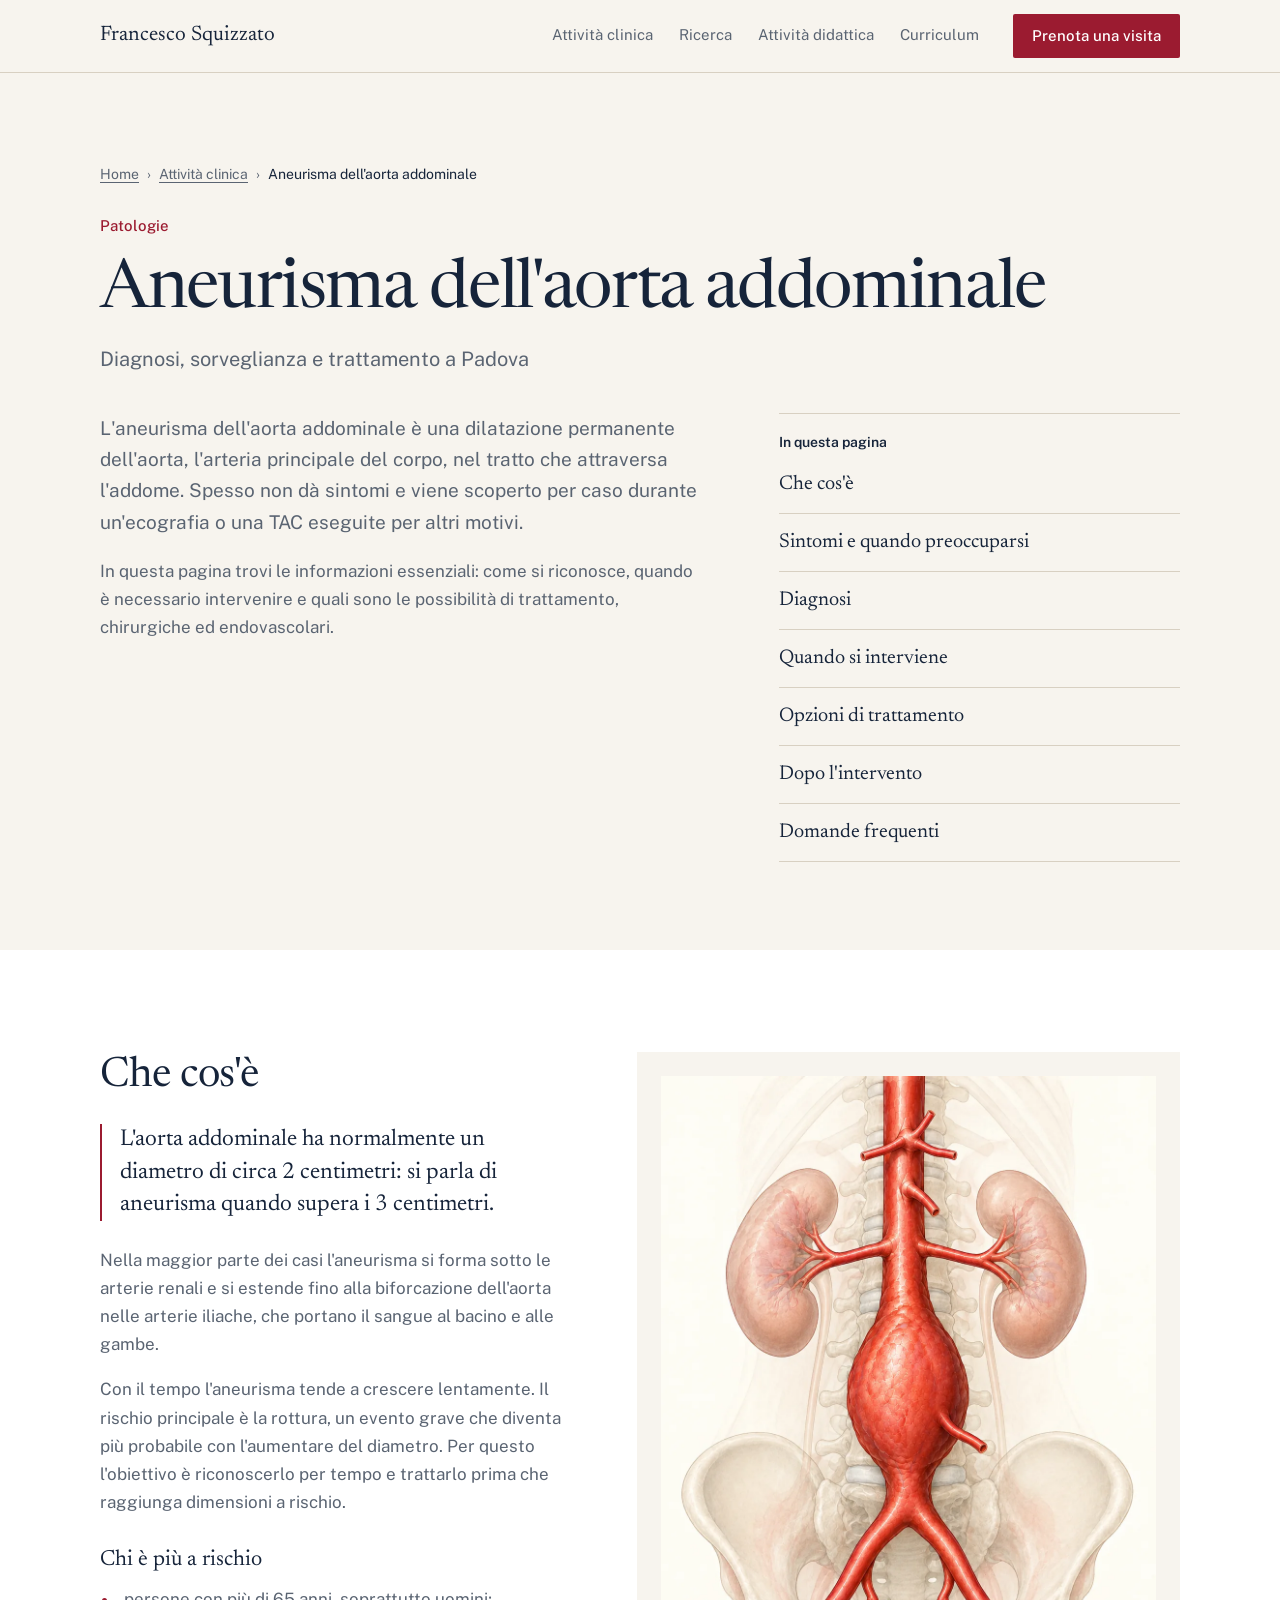
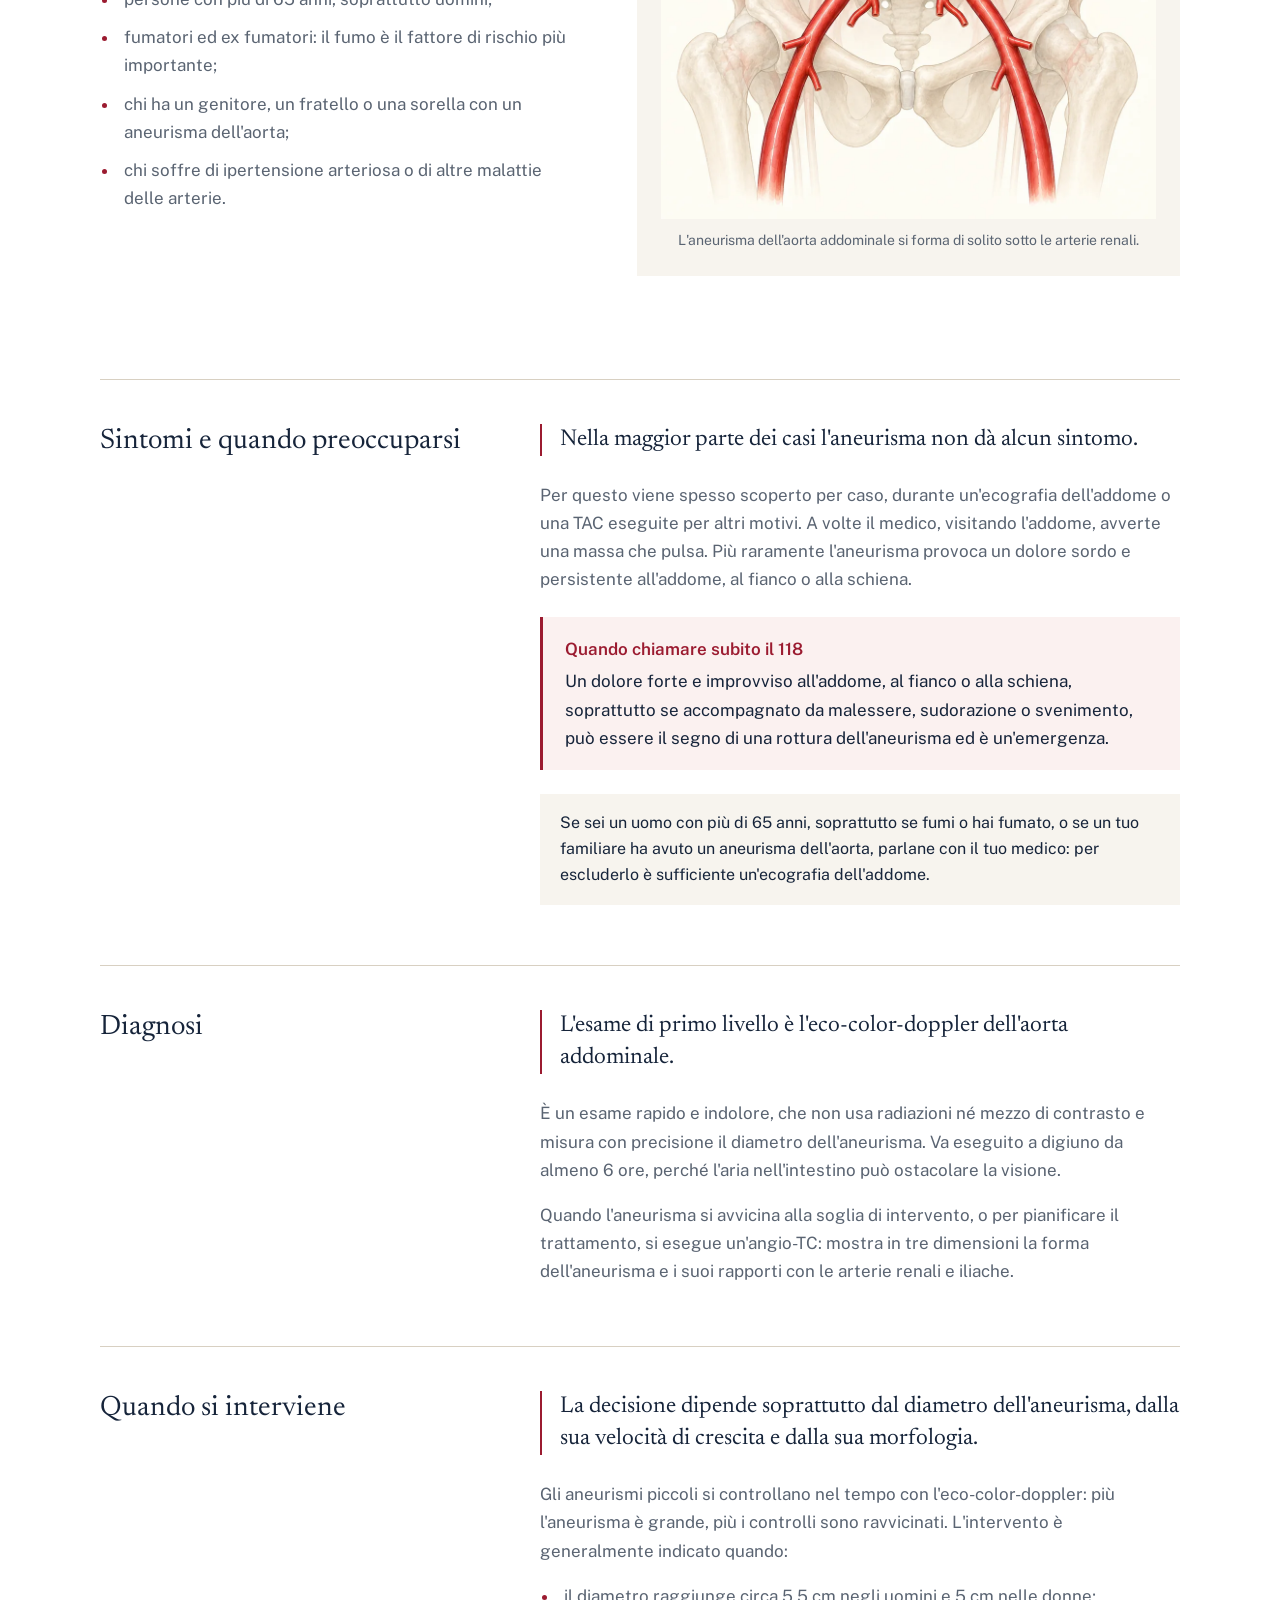
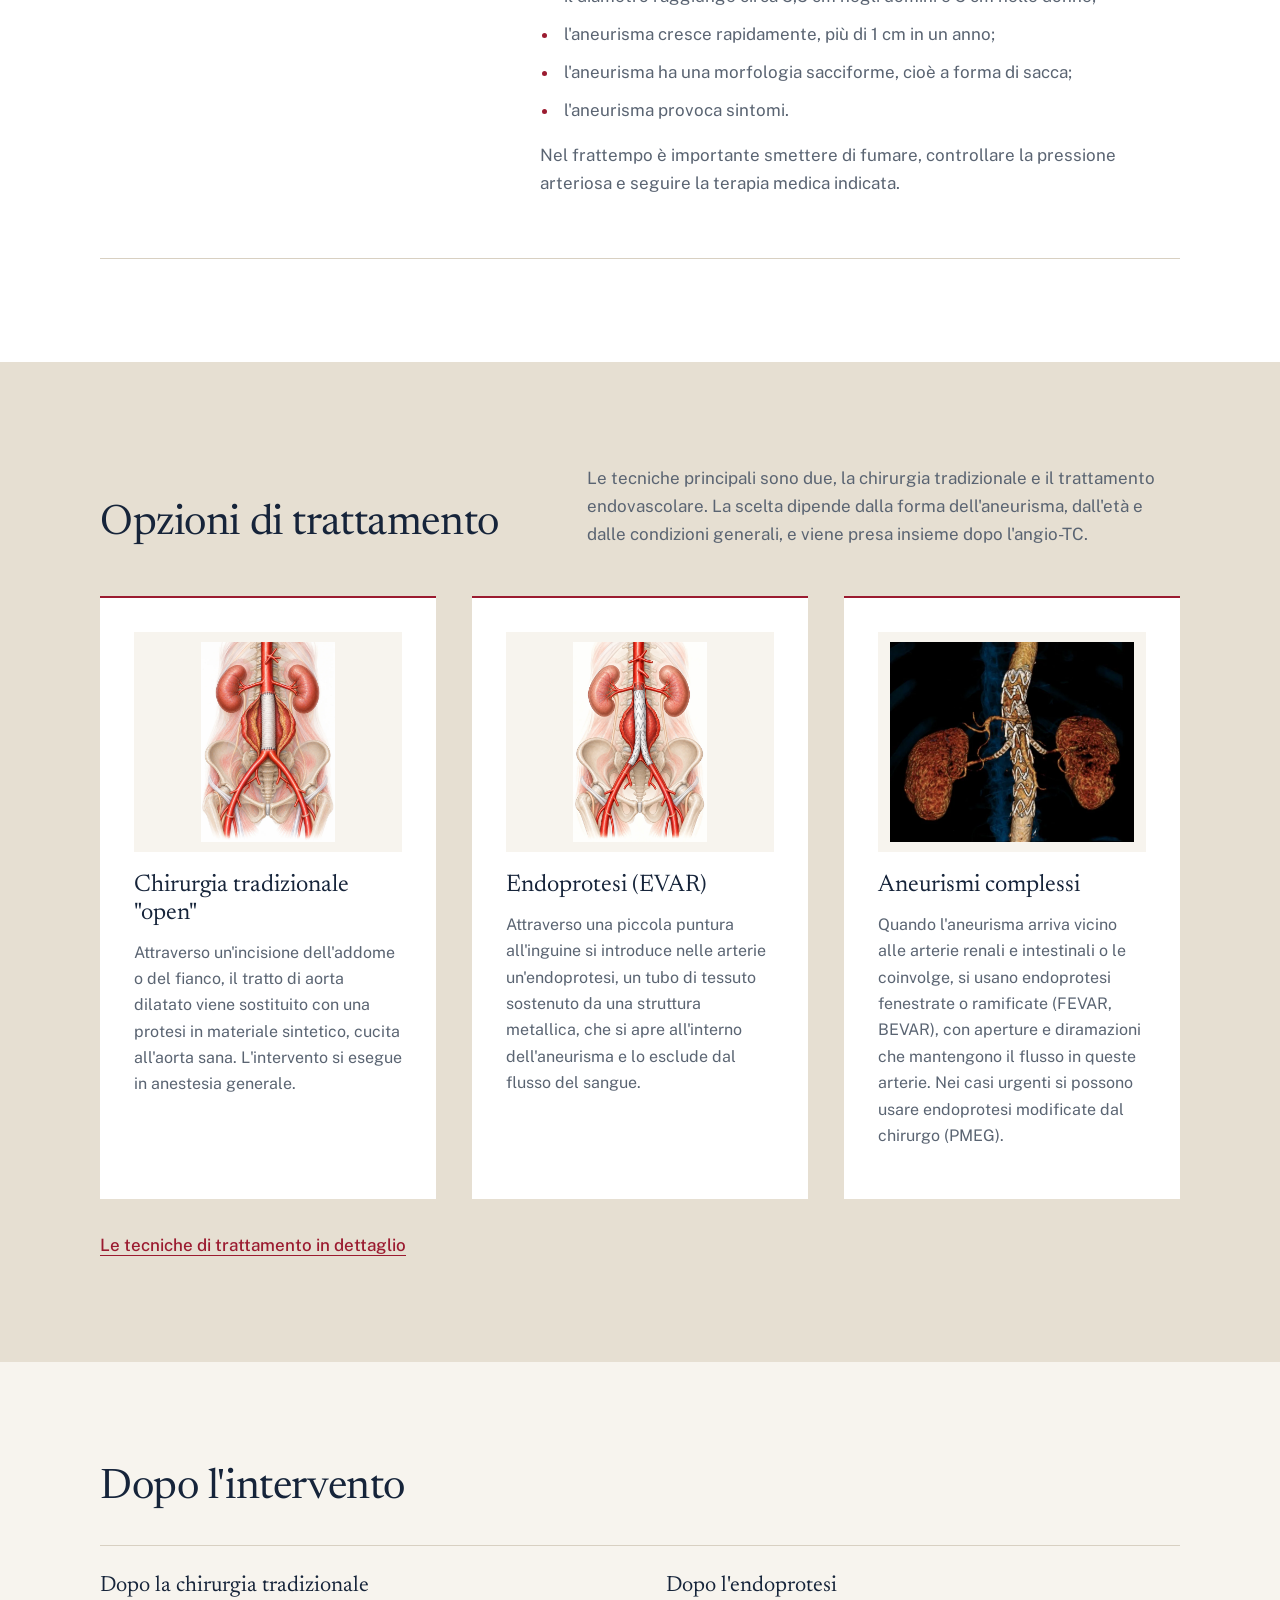
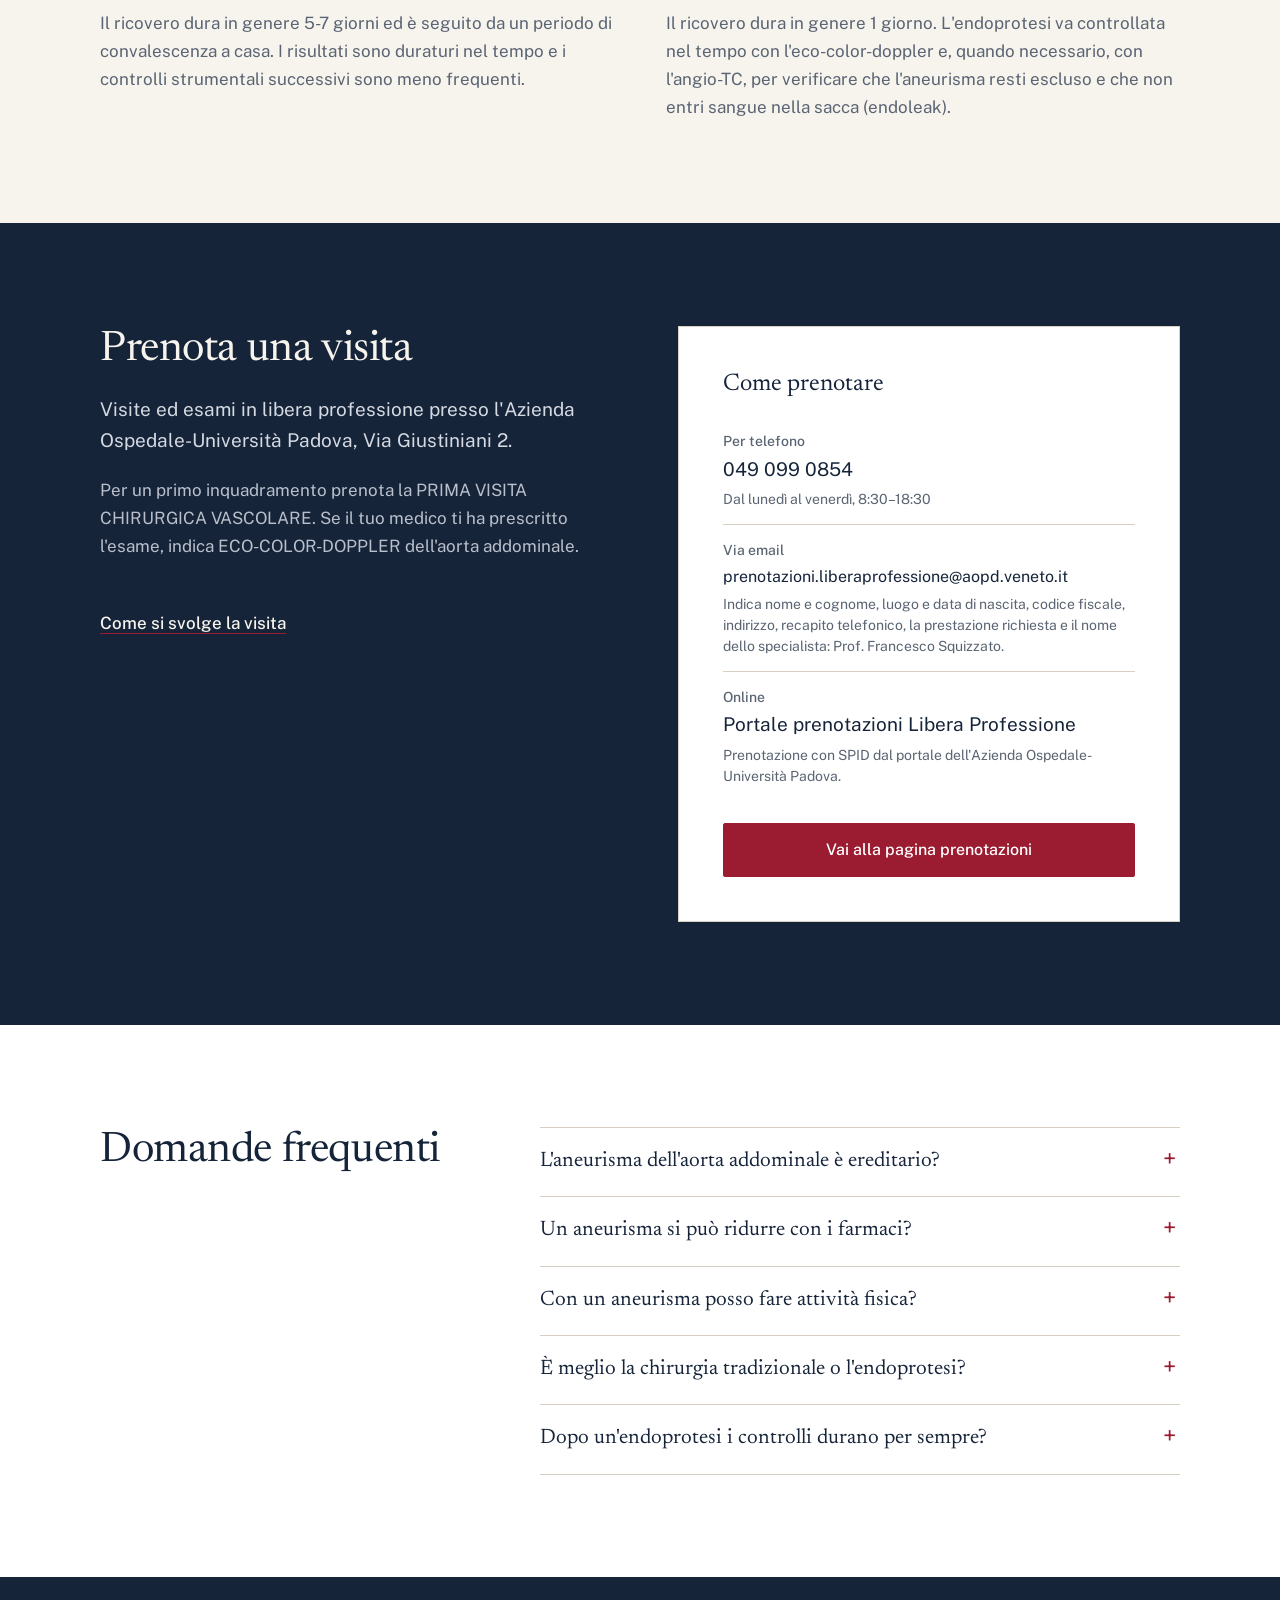
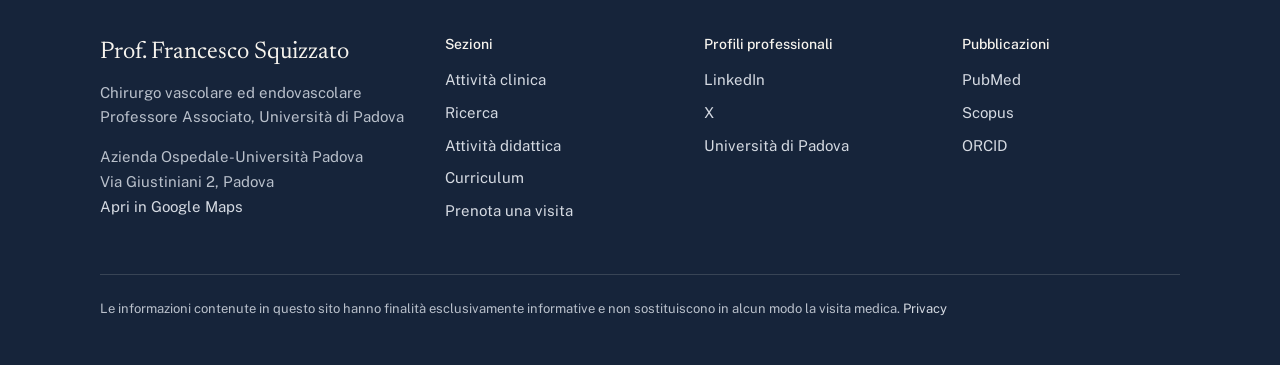
<file: patologie/aneurisma-aorta-addominale.html>
<!DOCTYPE html>
<html lang="it">
<head>
<meta charset="utf-8">
<link rel="canonical" href="https://proffrancescosquizzato.github.io/patologie/aneurisma-aorta-addominale.html">
<meta property="og:url" content="https://proffrancescosquizzato.github.io/patologie/aneurisma-aorta-addominale.html">
<meta name="viewport" content="width=device-width, initial-scale=1, viewport-fit=cover">
<title>Aneurisma dell'aorta addominale a Padova | Prof. Squizzato</title>
<meta name="description" content="Aneurisma dell'aorta addominale: sintomi, diagnosi con eco-color-doppler, quando intervenire, chirurgia tradizionale ed endoprotesi (EVAR). Padova.">
<meta property="og:title" content="Aneurisma dell'aorta addominale a Padova | Prof. Squizzato">
<meta property="og:description" content="Aneurisma dell'aorta addominale: sintomi, diagnosi con eco-color-doppler, quando intervenire, chirurgia tradizionale ed endoprotesi (EVAR). Padova.">
<meta property="og:type" content="article">
<meta property="og:image" content="https://proffrancescosquizzato.github.io/img/ritratto.jpg">
<script type="application/ld+json">
{
 "@context": "https://schema.org",
 "@graph": [
  {
   "@type": "MedicalWebPage",
   "name": "Aneurisma dell'aorta addominale a Padova | Prof. Squizzato",
   "inLanguage": "it",
   "lastReviewed": "2026-10",
   "about": {
    "@id": "#aaa"
   },
   "specialty": "VascularSurgery",
   "reviewedBy": {
    "@type": "Physician",
    "name": "Prof. Francesco Squizzato",
    "medicalSpecialty": "VascularSurgery"
   }
  },
  {
   "@type": "MedicalCondition",
   "@id": "#aaa",
   "name": "Aneurisma dell'aorta addominale",
   "alternateName": [
    "AAA",
    "Aneurisma aortico addominale"
   ],
   "associatedAnatomy": {
    "@type": "AnatomicalStructure",
    "name": "Aorta addominale"
   },
   "riskFactor": [
    {
     "@type": "MedicalRiskFactor",
     "name": "Età superiore a 65 anni"
    },
    {
     "@type": "MedicalRiskFactor",
     "name": "Sesso maschile"
    },
    {
     "@type": "MedicalRiskFactor",
     "name": "Fumo di sigaretta"
    },
    {
     "@type": "MedicalRiskFactor",
     "name": "Familiarità per aneurisma dell'aorta"
    },
    {
     "@type": "MedicalRiskFactor",
     "name": "Ipertensione arteriosa"
    }
   ],
   "signOrSymptom": [
    {
     "@type": "MedicalSymptom",
     "name": "Spesso asintomatico"
    },
    {
     "@type": "MedicalSymptom",
     "name": "Massa pulsante addominale"
    },
    {
     "@type": "MedicalSymptom",
     "name": "Dolore addominale o lombare"
    }
   ],
   "typicalTest": [
    {
     "@type": "ImagingTest",
     "name": "Eco-color-doppler dell'aorta addominale"
    },
    {
     "@type": "ImagingTest",
     "name": "Angio-TC"
    }
   ],
   "possibleTreatment": [
    {
     "@type": "MedicalProcedure",
     "name": "Riparazione chirurgica open con protesi"
    },
    {
     "@type": "MedicalProcedure",
     "name": "Riparazione endovascolare (EVAR)"
    },
    {
     "@type": "MedicalProcedure",
     "name": "Endoprotesi fenestrate e ramificate (FEVAR, BEVAR)"
    }
   ]
  },
  {
   "@type": "FAQPage",
   "mainEntity": [
    {
     "@type": "Question",
     "name": "L'aneurisma dell'aorta addominale è ereditario?",
     "acceptedAnswer": {
      "@type": "Answer",
      "text": "Non è una malattia ereditaria in senso stretto, ma è più frequente in chi ha un genitore, un fratello o una sorella con un aneurisma dell'aorta. In questi casi è utile parlarne con il medico ed eseguire un'ecografia di controllo."
     }
    },
    {
     "@type": "Question",
     "name": "Un aneurisma si può ridurre con i farmaci?",
     "acceptedAnswer": {
      "@type": "Answer",
      "text": "No, nessun farmaco fa ridurre un aneurisma. Smettere di fumare e seguire la terapia medica servono a rallentarne la crescita e a proteggere il cuore e le altre arterie."
     }
    },
    {
     "@type": "Question",
     "name": "Con un aneurisma posso fare attività fisica?",
     "acceptedAnswer": {
      "@type": "Answer",
      "text": "Sì, l'attività fisica moderata, come camminare, andare in bicicletta o nuotare, è consigliata. È prudente evitare gli sforzi molto intensi e il sollevamento di carichi pesanti, soprattutto se l'aneurisma è grande."
     }
    },
    {
     "@type": "Question",
     "name": "È meglio la chirurgia tradizionale o l'endoprotesi?",
     "acceptedAnswer": {
      "@type": "Answer",
      "text": "Nessuna delle due tecniche è migliore in assoluto. La scelta dipende dalla forma dell'aneurisma, studiata con l'angio-TC, dall'età e dalle condizioni generali, e viene presa insieme dopo aver discusso vantaggi e limiti di ciascuna."
     }
    },
    {
     "@type": "Question",
     "name": "Dopo un'endoprotesi i controlli durano per sempre?",
     "acceptedAnswer": {
      "@type": "Answer",
      "text": "Sì, l'endoprotesi va controllata nel tempo, con un programma personalizzato di eco-color-doppler e, quando necessario, angio-TC, per verificare che l'aneurisma resti escluso dal flusso del sangue."
     }
    }
   ]
  },
  {
   "@type": "BreadcrumbList",
   "itemListElement": [
    {
     "@type": "ListItem",
     "position": 1,
     "name": "Home",
     "item": "https://proffrancescosquizzato.github.io/"
    },
    {
     "@type": "ListItem",
     "position": 2,
     "name": "Attività clinica",
     "item": "https://proffrancescosquizzato.github.io/attivita-clinica.html"
    },
    {
     "@type": "ListItem",
     "position": 3,
     "name": "Aneurisma dell'aorta addominale",
     "item": "https://proffrancescosquizzato.github.io/patologie/aneurisma-aorta-addominale.html"
    }
   ]
  }
 ]
}
</script>
<link rel="stylesheet" href="../css/stile.css">
</head>
<body>

<header class="top">
  <div class="wrap">
    <a class="brand" href="../index.html">Francesco Squizzato</a>
    <nav class="nav" id="menu" aria-label="Navigazione principale">
      <a href="../attivita-clinica.html">Attività clinica</a>
      <a href="../ricerca.html">Ricerca</a>
      <a href="../didattica.html">Attività didattica</a>
      <a href="../curriculum.html">Curriculum</a>
      <a class="btn" href="../index.html#prenota">Prenota una visita</a>
    </nav>
    <div class="mob">
      <a class="btn" href="../index.html#prenota">Prenota</a>
      <button class="menu-btn" type="button" aria-expanded="false" aria-controls="menu">Menu</button>
    </div>
  </div>
</header>

<main>
  <section class="p-intesta" aria-labelledby="titolo">
    <div class="wrap">
      <nav class="briciole" aria-label="Percorso"><a href="../index.html">Home</a><span aria-hidden="true">›</span><a href="../attivita-clinica.html#patologie">Attività clinica</a><span aria-hidden="true">›</span><span aria-current="page">Aneurisma dell'aorta addominale</span></nav>
      <p class="occhiello">Patologie</p>
      <h1 id="titolo">Aneurisma dell'aorta addominale<span class="h1-sotto">Diagnosi, sorveglianza e trattamento a Padova</span></h1>
      <div class="p-intro">
        <div>
          <p class="lead">L'aneurisma dell'aorta addominale è una dilatazione permanente dell'aorta, l'arteria principale del corpo, nel tratto che attraversa l'addome. Spesso non dà sintomi e viene scoperto per caso durante un'ecografia o una TAC eseguite per altri motivi.</p>
          <p>In questa pagina trovi le informazioni essenziali: come si riconosce, quando è necessario intervenire e quali sono le possibilità di trattamento, chirurgiche ed endovascolari.</p>
        </div>
        <nav class="sommario" aria-label="In questa pagina">
          <h2>In questa pagina</h2>
          <ul>
            <li><a href="#cos-e">Che cos'è</a></li>
            <li><a href="#sintomi">Sintomi e quando preoccuparsi</a></li>
            <li><a href="#diagnosi">Diagnosi</a></li>
            <li><a href="#quando-intervenire">Quando si interviene</a></li>
            <li><a href="#trattamento">Opzioni di trattamento</a></li>
            <li><a href="#dopo">Dopo l'intervento</a></li>
            <li><a href="#domande">Domande frequenti</a></li>
          </ul>
        </nav>
      </div>
    </div>
  </section>

  <section class="anatomia" id="cos-e" aria-labelledby="t-cos-e">
    <div class="wrap">
      <div class="anatomia-testo">
        <h2 id="t-cos-e">Che cos'è</h2>
        <p class="impatto">L'aorta addominale ha normalmente un diametro di circa 2 centimetri: si parla di aneurisma quando supera i 3 centimetri.</p>
        <p>Nella maggior parte dei casi l'aneurisma si forma sotto le arterie renali e si estende fino alla biforcazione dell'aorta nelle arterie iliache, che portano il sangue al bacino e alle gambe.</p>
        <p>Con il tempo l'aneurisma tende a crescere lentamente. Il rischio principale è la rottura, un evento grave che diventa più probabile con l'aumentare del diametro. Per questo l'obiettivo è riconoscerlo per tempo e trattarlo prima che raggiunga dimensioni a rischio.</p>
        <h3>Chi è più a rischio</h3>
        <ul class="punti">
          <li>persone con più di 65 anni, soprattutto uomini;</li>
          <li>fumatori ed ex fumatori: il fumo è il fattore di rischio più importante;</li>
          <li>chi ha un genitore, un fratello o una sorella con un aneurisma dell'aorta;</li>
          <li>chi soffre di ipertensione arteriosa o di altre malattie delle arterie.</li>
        </ul>
      </div>
      <figure class="fig-atlante">
        <img src="../img/patologie/aaa-anatomia.webp" width="1024" height="1536" alt="Illustrazione anatomica di un aneurisma dell'aorta addominale: dilatazione dell'aorta sotto le arterie renali, sopra la biforcazione nelle arterie iliache, con reni, colonna vertebrale e bacino">
        <figcaption>L'aneurisma dell'aorta addominale si forma di solito sotto le arterie renali.</figcaption>
      </figure>
    </div>
  </section>

  <section class="temi" aria-label="Sintomi, diagnosi e indicazioni">
    <div class="wrap">
      <article class="tema" id="sintomi">
        <div class="tema-testa"><h3>Sintomi e quando preoccuparsi</h3></div>
        <div>
          <p class="impatto">Nella maggior parte dei casi l'aneurisma non dà alcun sintomo.</p>
          <p>Per questo viene spesso scoperto per caso, durante un'ecografia dell'addome o una TAC eseguite per altri motivi. A volte il medico, visitando l'addome, avverte una massa che pulsa. Più raramente l'aneurisma provoca un dolore sordo e persistente all'addome, al fianco o alla schiena.</p>
          <div class="allerta">
            <strong>Quando chiamare subito il 118</strong>
            <p>Un dolore forte e improvviso all'addome, al fianco o alla schiena, soprattutto se accompagnato da malessere, sudorazione o svenimento, può essere il segno di una rottura dell'aneurisma ed è un'emergenza.</p>
          </div>
          <p class="nota-screening">Se sei un uomo con più di 65 anni, soprattutto se fumi o hai fumato, o se un tuo familiare ha avuto un aneurisma dell'aorta, parlane con il tuo medico: per escluderlo è sufficiente un'ecografia dell'addome.</p>
        </div>
      </article>

      <article class="tema" id="diagnosi">
        <div class="tema-testa"><h3>Diagnosi</h3></div>
        <div>
          <p class="impatto">L'esame di primo livello è l'eco-color-doppler dell'aorta addominale.</p>
          <p>È un esame rapido e indolore, che non usa radiazioni né mezzo di contrasto e misura con precisione il diametro dell'aneurisma. Va eseguito a digiuno da almeno 6 ore, perché l'aria nell'intestino può ostacolare la visione.</p>
          <p>Quando l'aneurisma si avvicina alla soglia di intervento, o per pianificare il trattamento, si esegue un'angio-TC: mostra in tre dimensioni la forma dell'aneurisma e i suoi rapporti con le arterie renali e iliache.</p>
        </div>
      </article>

      <article class="tema" id="quando-intervenire">
        <div class="tema-testa"><h3>Quando si interviene</h3></div>
        <div>
          <p class="impatto">La decisione dipende soprattutto dal diametro dell'aneurisma, dalla sua velocità di crescita e dalla sua morfologia.</p>
          <p>Gli aneurismi piccoli si controllano nel tempo con l'eco-color-doppler: più l'aneurisma è grande, più i controlli sono ravvicinati. L'intervento è generalmente indicato quando:</p>
          <ul class="punti">
            <li>il diametro raggiunge circa 5,5 cm negli uomini e 5 cm nelle donne;</li>
            <li>l'aneurisma cresce rapidamente, più di 1 cm in un anno;</li>
            <li>l'aneurisma ha una morfologia sacciforme, cioè a forma di sacca;</li>
            <li>l'aneurisma provoca sintomi.</li>
          </ul>
          <p>Nel frattempo è importante smettere di fumare, controllare la pressione arteriosa e seguire la terapia medica indicata.</p>
        </div>
      </article>
    </div>
  </section>

  <section class="tecniche" id="trattamento" aria-labelledby="t-trattamento">
    <div class="wrap">
      <div class="intesta">
        <h2 id="t-trattamento">Opzioni di trattamento</h2>
        <p>Le tecniche principali sono due, la chirurgia tradizionale e il trattamento endovascolare. La scelta dipende dalla forma dell'aneurisma, dall'età e dalle condizioni generali, e viene presa insieme dopo l'angio-TC.</p>
      </div>
      <div class="tecniche-griglia">
        <div class="tecnica">
          <figure class="fig-tecnica"><img src="../img/patologie/aaa-open.webp" width="1024" height="1536" alt="Illustrazione della riparazione chirurgica tradizionale: l'aneurisma è aperto e sostituito da una protesi tubulare cucita all'aorta sana" loading="lazy"></figure>
          <h3>Chirurgia tradizionale "open"</h3>
          <p>Attraverso un'incisione dell'addome o del fianco, il tratto di aorta dilatato viene sostituito con una protesi in materiale sintetico, cucita all'aorta sana. L'intervento si esegue in anestesia generale.</p>
        </div>
        <div class="tecnica">
          <figure class="fig-tecnica"><img src="../img/patologie/aaa-evar.webp" width="1024" height="1536" alt="Illustrazione del trattamento endovascolare: endoprotesi biforcata posizionata all'interno dell'aneurisma, dall'aorta sotto le arterie renali alle arterie iliache" loading="lazy"></figure>
          <h3>Endoprotesi (EVAR)</h3>
          <p>Attraverso una piccola puntura all'inguine si introduce nelle arterie un'endoprotesi, un tubo di tessuto sostenuto da una struttura metallica, che si apre all'interno dell'aneurisma e lo esclude dal flusso del sangue.</p>
        </div>
        <div class="tecnica">
          <figure class="fig-tecnica"><img src="../img/patologie/branch-3d.webp" width="896" height="737" alt="Ricostruzione tridimensionale da angio-TC di un'endoprotesi fenestrata e ramificata nell'aorta, con stent che mantengono il flusso nelle arterie renali e viscerali" loading="lazy"></figure>
          <h3>Aneurismi complessi</h3>
          <p>Quando l'aneurisma arriva vicino alle arterie renali e intestinali o le coinvolge, si usano endoprotesi fenestrate o ramificate (FEVAR, BEVAR), con aperture e diramazioni che mantengono il flusso in queste arterie. Nei casi urgenti si possono usare endoprotesi modificate dal chirurgo (PMEG).</p>
        </div>
      </div>
      <p class="rimando"><a href="../attivita-clinica.html#tecniche">Le tecniche di trattamento in dettaglio</a></p>
    </div>
  </section>

  <section class="dopo" id="dopo" aria-labelledby="t-dopo">
    <div class="wrap">
      <h2 id="t-dopo">Dopo l'intervento</h2>
      <div class="dopo-griglia">
        <div>
          <h3>Dopo la chirurgia tradizionale</h3>
          <p>Il ricovero dura in genere 5-7 giorni ed è seguito da un periodo di convalescenza a casa. I risultati sono duraturi nel tempo e i controlli strumentali successivi sono meno frequenti.</p>
        </div>
        <div>
          <h3>Dopo l'endoprotesi</h3>
          <p>Il ricovero dura in genere 1 giorno. L'endoprotesi va controllata nel tempo con l'eco-color-doppler e, quando necessario, con l'angio-TC, per verificare che l'aneurisma resti escluso e che non entri sangue nella sacca (endoleak).</p>
        </div>
      </div>
    </div>
  </section>

  <section class="prenota-fascia" id="prenota" aria-labelledby="t-prenota">
    <div class="wrap">
      <div>
        <h2 id="t-prenota">Prenota una visita</h2>
        <p class="lead">Visite ed esami in libera professione presso l'Azienda Ospedale-Università Padova, Via Giustiniani 2.</p>
        <p>Per un primo inquadramento prenota la PRIMA VISITA CHIRURGICA VASCOLARE. Se il tuo medico ti ha prescritto l'esame, indica <span class="nowrap">ECO-COLOR-DOPPLER</span> dell'aorta addominale.</p>
        <a class="link-chiaro" href="../index.html#prenota">Come si svolge la visita</a>
      </div>
      <div class="canali">
        <h3>Come prenotare</h3>
        <div class="canale">
          <b>Per telefono</b>
          <a href="tel:+390490990854">049 099 0854</a>
          <small>Dal lunedì al venerdì, 8:30–18:30</small>
        </div>
        <div class="canale">
          <b>Via email</b>
          <a class="mail" href="mailto:prenotazioni.liberaprofessione@aopd.veneto.it?subject=Richiesta%20prenotazione%20-%20Prof.%20Francesco%20Squizzato">prenotazioni.liberaprofessione@aopd.veneto.it</a>
          <small>Indica nome e cognome, luogo e data di nascita, codice fiscale, indirizzo, recapito telefonico, la prestazione richiesta e il nome dello specialista: Prof. Francesco Squizzato.</small>
        </div>
        <div class="canale">
          <b>Online</b>
          <a href="https://cupweb.aopd.veneto.it/" target="_blank" rel="noopener">Portale prenotazioni Libera Professione</a>
          <small>Prenotazione con SPID dal portale dell'Azienda Ospedale-Università Padova.</small>
        </div>
        <a class="btn" href="https://www.aopd.veneto.it/Libera-Professione" target="_blank" rel="noopener">Vai alla pagina prenotazioni</a>
      </div>
    </div>
  </section>

  <section class="domande" id="domande" aria-labelledby="t-domande">
    <div class="wrap">
      <h2 id="t-domande">Domande frequenti</h2>
      <div class="faq">
        <details>
          <summary>L'aneurisma dell'aorta addominale è ereditario?</summary>
          <p>Non è una malattia ereditaria in senso stretto, ma è più frequente in chi ha un genitore, un fratello o una sorella con un aneurisma dell'aorta. In questi casi è utile parlarne con il medico ed eseguire un'ecografia di controllo.</p>
        </details>
        <details>
          <summary>Un aneurisma si può ridurre con i farmaci?</summary>
          <p>No, nessun farmaco fa ridurre un aneurisma. Smettere di fumare e seguire la terapia medica servono a rallentarne la crescita e a proteggere il cuore e le altre arterie.</p>
        </details>
        <details>
          <summary>Con un aneurisma posso fare attività fisica?</summary>
          <p>Sì, l'attività fisica moderata, come camminare, andare in bicicletta o nuotare, è consigliata. È prudente evitare gli sforzi molto intensi e il sollevamento di carichi pesanti, soprattutto se l'aneurisma è grande.</p>
        </details>
        <details>
          <summary>È meglio la chirurgia tradizionale o l'endoprotesi?</summary>
          <p>Nessuna delle due tecniche è migliore in assoluto. La scelta dipende dalla forma dell'aneurisma, studiata con l'angio-TC, dall'età e dalle condizioni generali, e viene presa insieme dopo aver discusso vantaggi e limiti di ciascuna.</p>
        </details>
        <details>
          <summary>Dopo un'endoprotesi i controlli durano per sempre?</summary>
          <p>Sì, l'endoprotesi va controllata nel tempo, con un programma personalizzato di eco-color-doppler e, quando necessario, angio-TC, per verificare che l'aneurisma resti escluso dal flusso del sangue.</p>
        </details>
      </div>
    </div>
  </section>
</main>

<footer>
  <div class="wrap">
    <div>
      <div class="nome">Prof. Francesco Squizzato</div>
      <p>Chirurgo vascolare ed endovascolare<br>Professore Associato, Università di Padova</p>
      <p>Azienda Ospedale-Università Padova<br>Via Giustiniani 2, Padova<br><a href="https://www.google.com/maps/search/?api=1&amp;query=Azienda+Ospedale+Universit%C3%A0+Padova+Via+Giustiniani+2+Padova" target="_blank" rel="noopener">Apri in Google Maps</a></p>
    </div>
    <div>
      <h4>Sezioni</h4>
      <ul>
        <li><a href="../attivita-clinica.html">Attività clinica</a></li>
        <li><a href="../ricerca.html">Ricerca</a></li>
        <li><a href="../didattica.html">Attività didattica</a></li>
        <li><a href="../curriculum.html">Curriculum</a></li>
        <li><a href="../index.html#prenota">Prenota una visita</a></li>
      </ul>
    </div>
    <div>
      <h4>Profili professionali</h4>
      <ul>
        <li><a href="https://www.linkedin.com/in/francesco-squizzato-15632120a/" target="_blank" rel="noopener">LinkedIn</a></li>
        <li><a href="https://x.com/dr_fsquizzato" target="_blank" rel="noopener">X</a></li>
        <li><a href="https://www.unipd.it/contatti/francesco.squizzato" target="_blank" rel="noopener">Università di Padova</a></li>
      </ul>
    </div>
    <div>
      <h4>Pubblicazioni</h4>
      <ul>
        <li><a href="https://pubmed.ncbi.nlm.nih.gov/?term=Squizzato+F%5BAuthor%5D" target="_blank" rel="noopener">PubMed</a></li>
        <li><a href="https://www.scopus.com/authid/detail.uri?authorId=56786385000" target="_blank" rel="noopener">Scopus</a></li>
        <li><a href="https://orcid.org/0000-0001-9327-2934" target="_blank" rel="noopener">ORCID</a></li>
      </ul>
    </div>
    <p class="legale">Le informazioni contenute in questo sito hanno finalità esclusivamente informative e non sostituiscono in alcun modo la visita medica. <a href="../privacy.html">Privacy</a></p>
  </div>
</footer>

<dialog class="zoom" aria-label="Immagine ingrandita"><button class="zoom-chiudi" type="button" aria-label="Chiudi">×</button><img alt=""></dialog>
<script>
(function(){
  var d=document.querySelector('dialog.zoom'); if(!d||!d.showModal) return;
  var im=d.querySelector('img');
  document.querySelectorAll('.fig-tecnica img,.fig-atlante img,.fig-forma img').forEach(function(i){
    i.classList.add('ingrandibile'); i.tabIndex=0; i.setAttribute('role','button'); i.setAttribute('aria-label','Ingrandisci: '+i.alt);
    function apri(){ im.src=i.currentSrc||i.src; im.alt=i.alt; d.showModal(); }
    i.addEventListener('click',apri);
    i.addEventListener('keydown',function(e){ if(e.key==='Enter'||e.key===' '){ e.preventDefault(); apri(); } });
  });
  d.addEventListener('click',function(e){ if(e.target!==im) d.close(); });
})();
</script>
<script>
(function(){
  var b=document.querySelector('.menu-btn'), m=document.getElementById('menu');
  if(!b||!m) return;
  b.addEventListener('click',function(){
    var o=m.classList.toggle('aperto');
    b.setAttribute('aria-expanded',o?'true':'false');
    b.textContent=o?'Chiudi':'Menu';
  });
  m.addEventListener('click',function(e){ if(e.target.tagName==='A'){ m.classList.remove('aperto'); b.setAttribute('aria-expanded','false'); b.textContent='Menu'; } });
})();
</script>
</body>
</html>
</file>
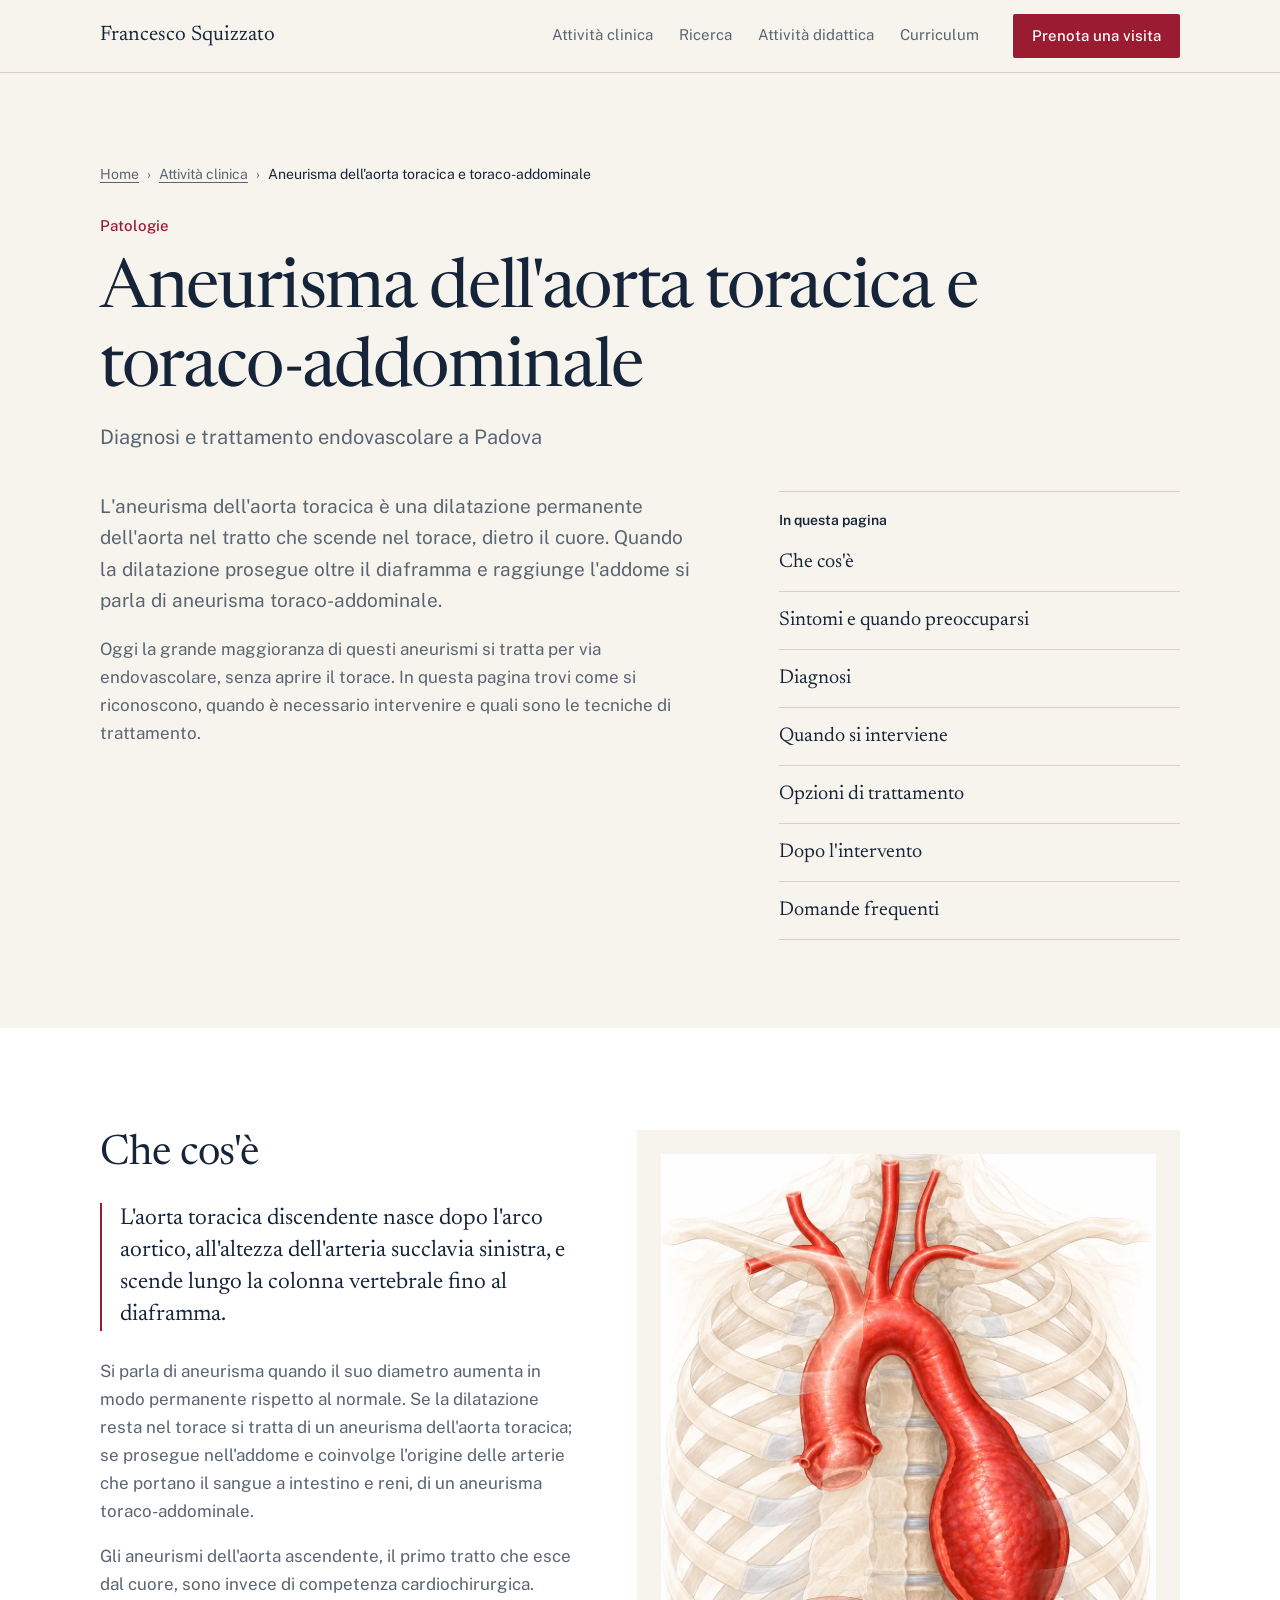
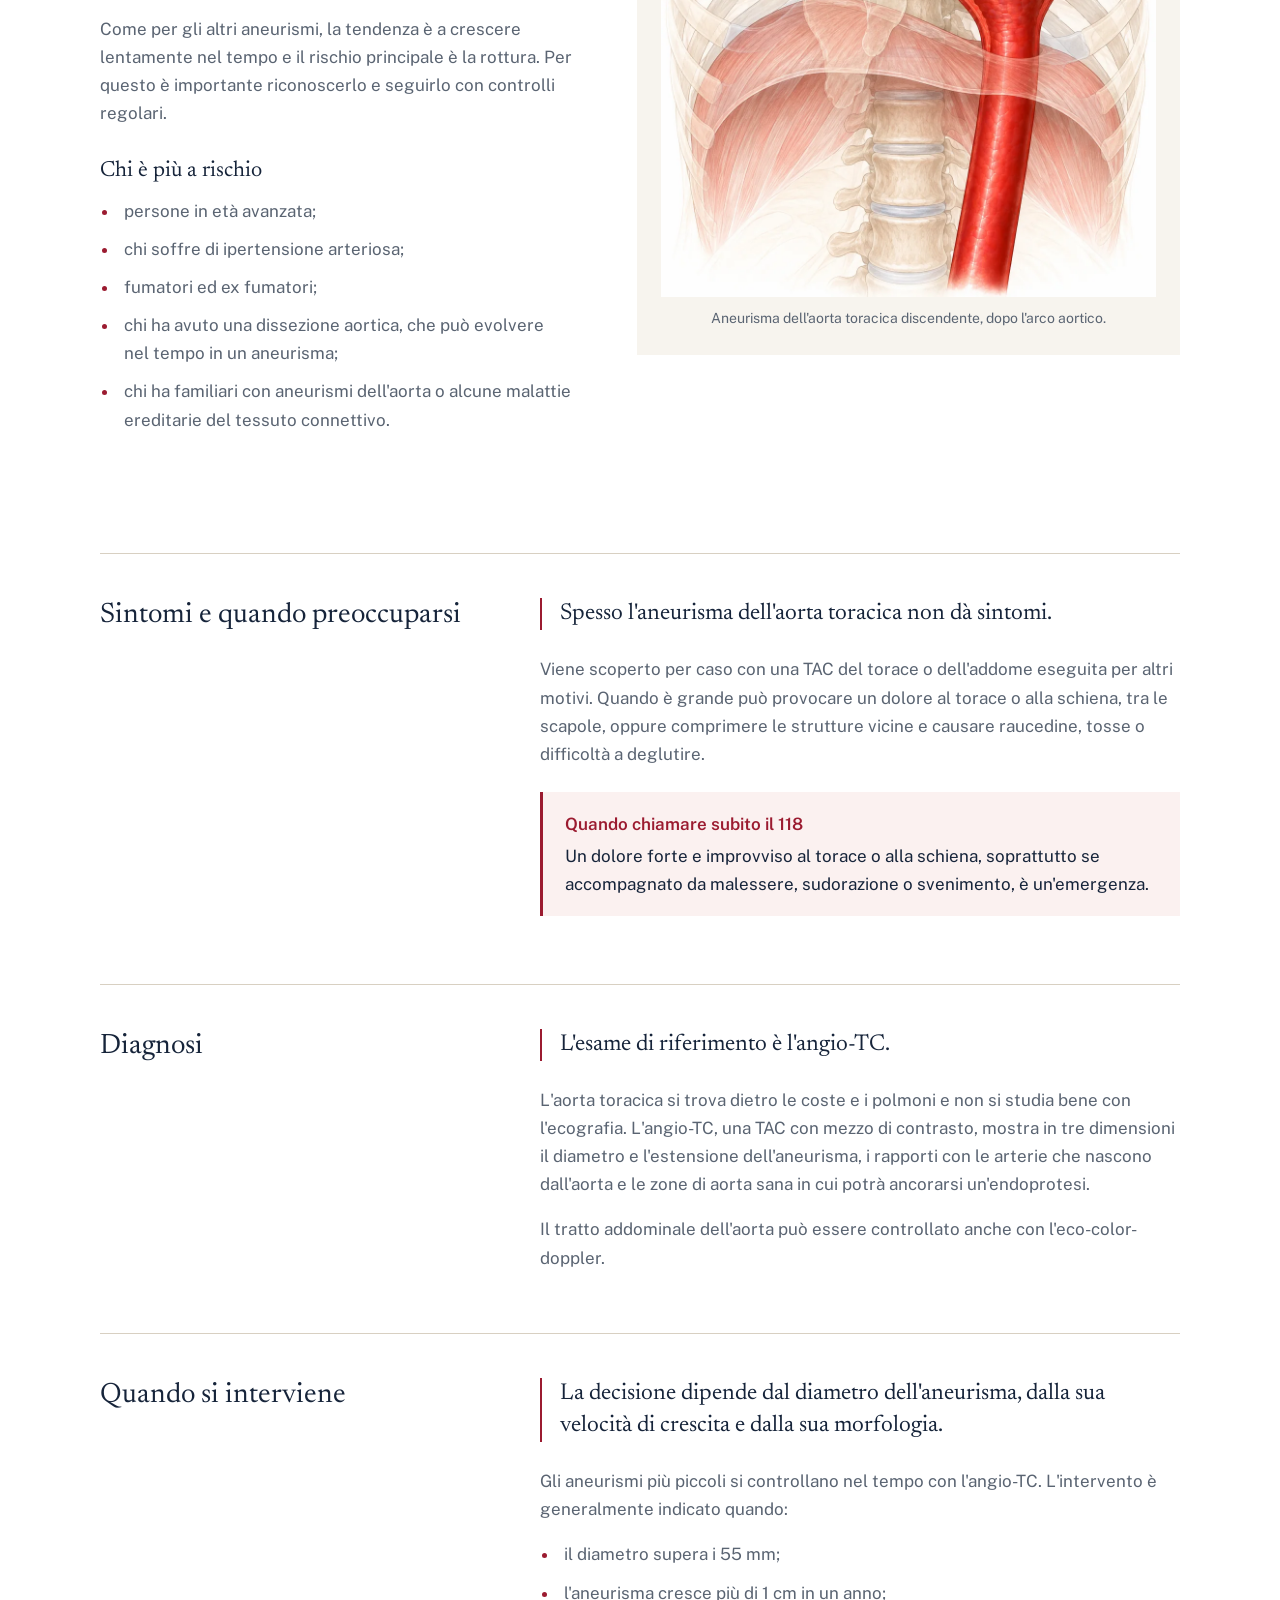
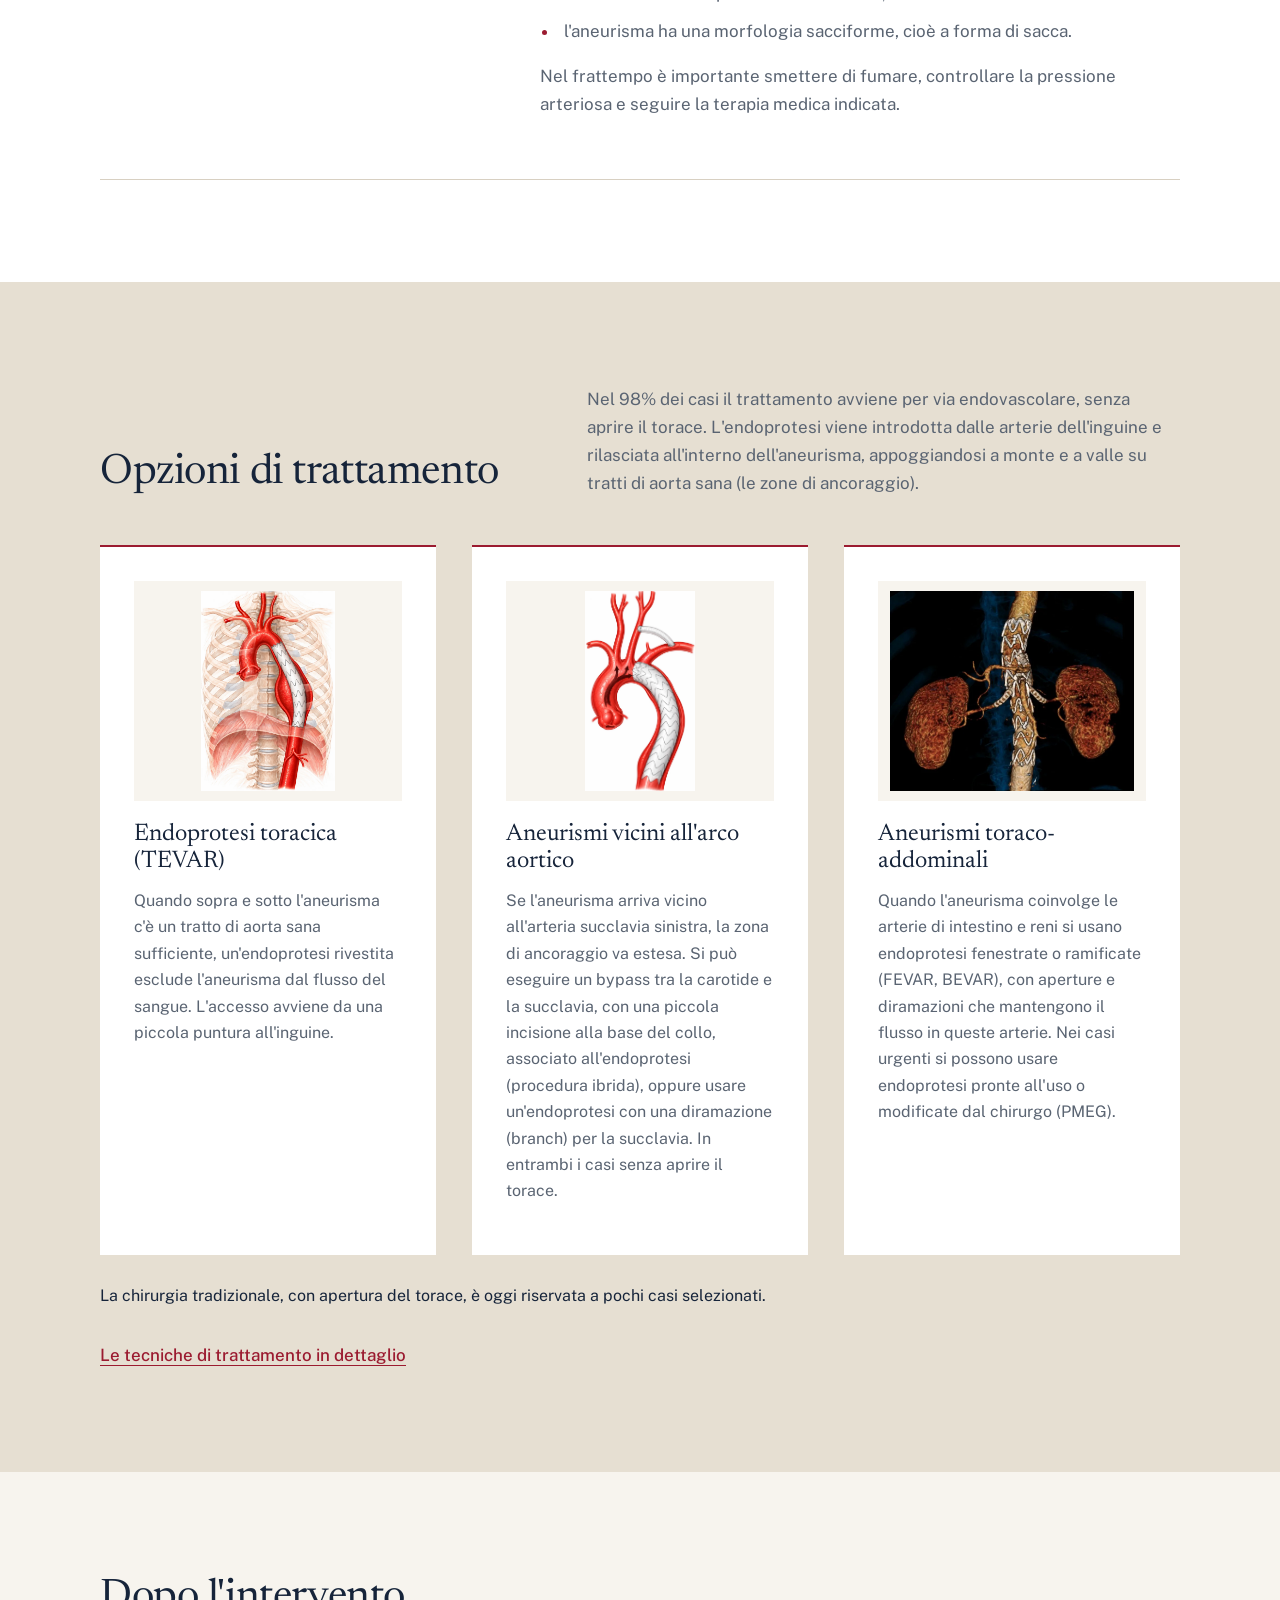
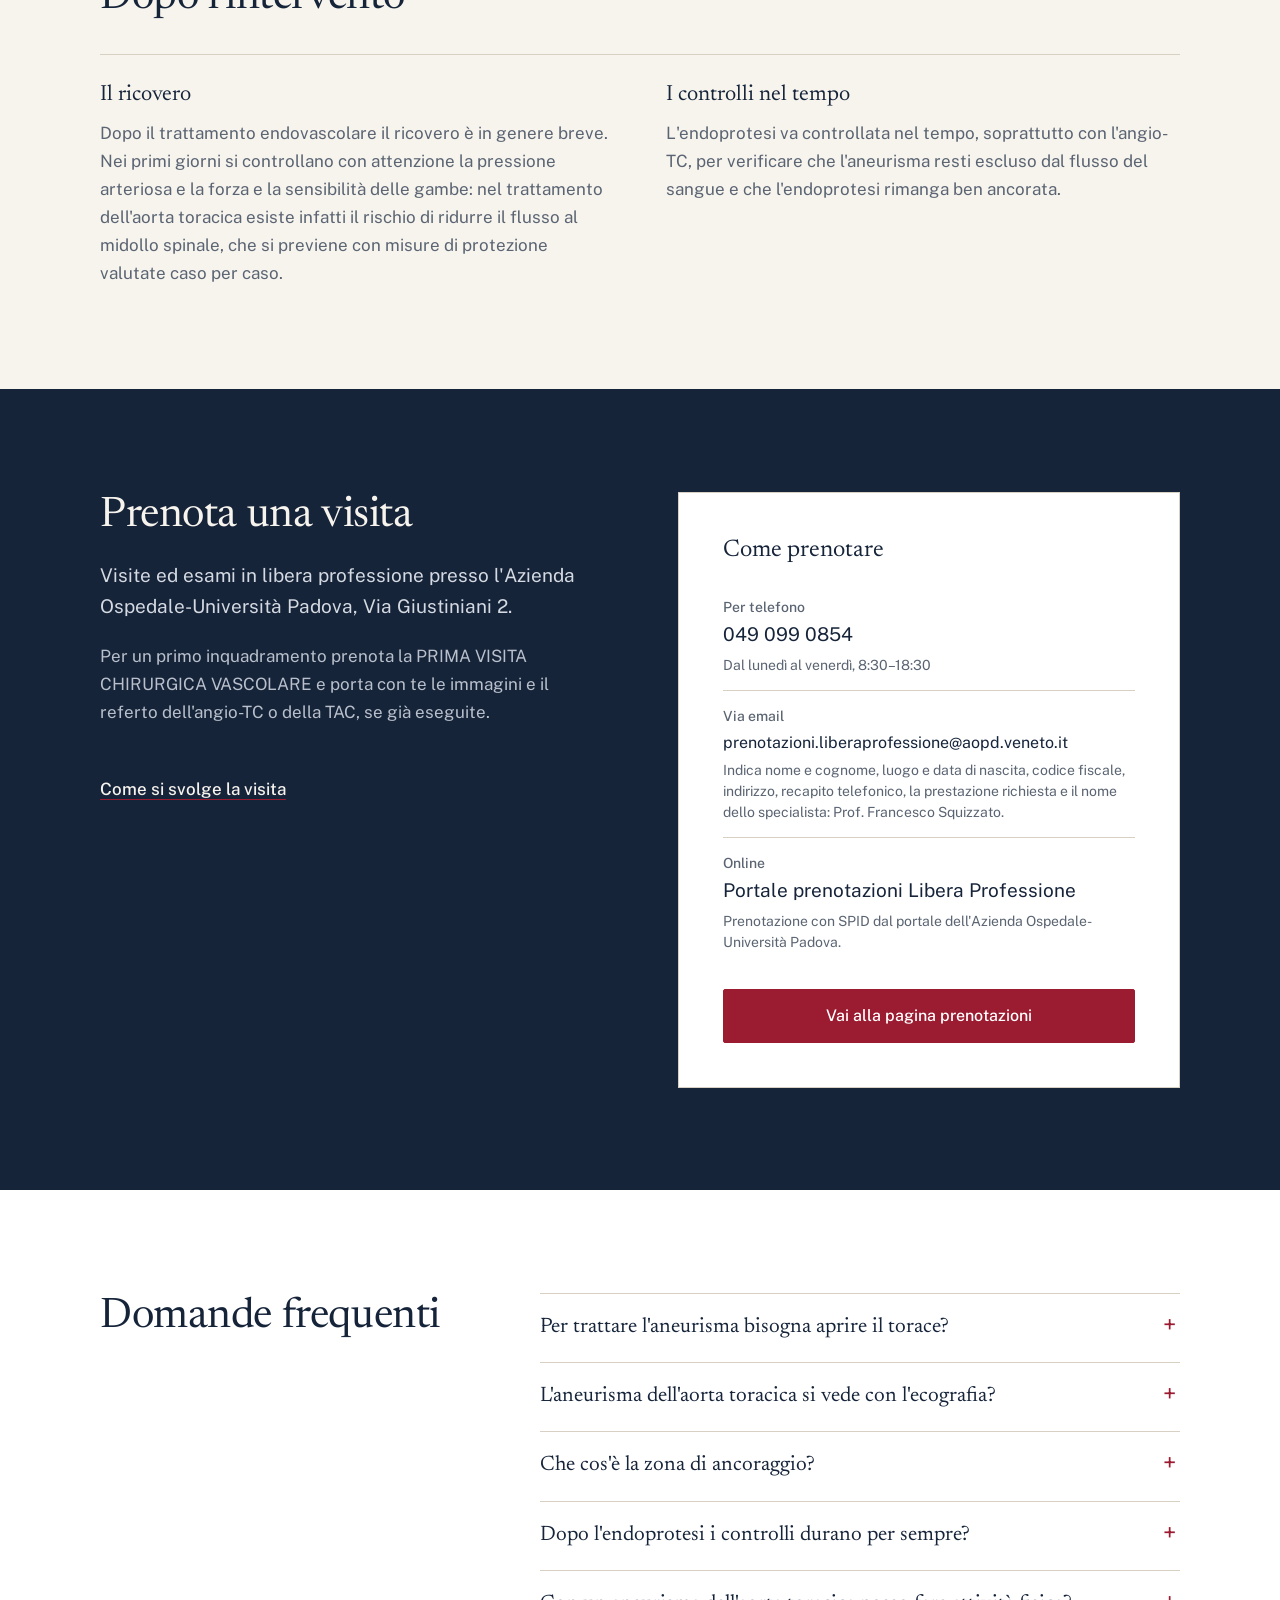
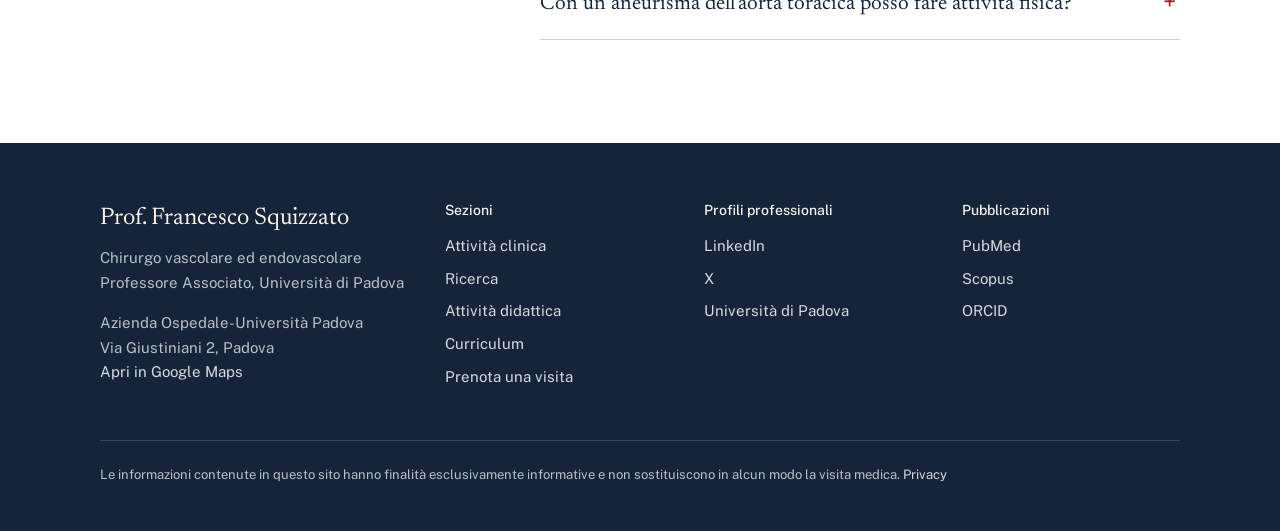
<file: patologie/aneurisma-aorta-toracica.html>
<!DOCTYPE html>
<html lang="it">
<head>
<meta charset="utf-8">
<link rel="canonical" href="https://proffrancescosquizzato.github.io/patologie/aneurisma-aorta-toracica.html">
<meta property="og:url" content="https://proffrancescosquizzato.github.io/patologie/aneurisma-aorta-toracica.html">
<meta name="viewport" content="width=device-width, initial-scale=1, viewport-fit=cover">
<title>Aneurisma dell'aorta toracica a Padova | Prof. Squizzato</title>
<meta name="description" content="Aneurisma dell'aorta toracica e toraco-addominale: sintomi, diagnosi con angio-TC, trattamento endovascolare senza aprire il torace. Padova.">
<meta property="og:title" content="Aneurisma dell'aorta toracica a Padova | Prof. Squizzato">
<meta property="og:description" content="Aneurisma dell'aorta toracica e toraco-addominale: sintomi, diagnosi con angio-TC, trattamento endovascolare senza aprire il torace. Padova.">
<meta property="og:type" content="article">
<meta property="og:image" content="https://proffrancescosquizzato.github.io/img/ritratto.jpg">
<script type="application/ld+json">
{
 "@context": "https://schema.org",
 "@graph": [
  {
   "@type": "MedicalWebPage",
   "name": "Aneurisma dell'aorta toracica a Padova | Prof. Squizzato",
   "inLanguage": "it",
   "lastReviewed": "2026-10",
   "about": {
    "@id": "#ata"
   },
   "specialty": "VascularSurgery",
   "reviewedBy": {
    "@type": "Physician",
    "name": "Prof. Francesco Squizzato",
    "medicalSpecialty": "VascularSurgery"
   }
  },
  {
   "@type": "MedicalCondition",
   "@id": "#ata",
   "name": "Aneurisma dell'aorta toracica e toraco-addominale",
   "alternateName": [
    "Aneurisma dell'aorta toracica discendente",
    "Aneurisma toraco-addominale"
   ],
   "associatedAnatomy": {
    "@type": "AnatomicalStructure",
    "name": "Aorta toracica discendente e aorta toraco-addominale"
   },
   "riskFactor": [
    {
     "@type": "MedicalRiskFactor",
     "name": "Età avanzata"
    },
    {
     "@type": "MedicalRiskFactor",
     "name": "Ipertensione arteriosa"
    },
    {
     "@type": "MedicalRiskFactor",
     "name": "Fumo di sigaretta"
    },
    {
     "@type": "MedicalRiskFactor",
     "name": "Pregressa dissezione aortica"
    },
    {
     "@type": "MedicalRiskFactor",
     "name": "Familiarità per aneurisma dell'aorta"
    }
   ],
   "signOrSymptom": [
    {
     "@type": "MedicalSymptom",
     "name": "Spesso asintomatico"
    },
    {
     "@type": "MedicalSymptom",
     "name": "Dolore toracico o dorsale"
    },
    {
     "@type": "MedicalSymptom",
     "name": "Raucedine"
    },
    {
     "@type": "MedicalSymptom",
     "name": "Difficoltà a deglutire"
    }
   ],
   "typicalTest": [
    {
     "@type": "ImagingTest",
     "name": "Angio-TC"
    }
   ],
   "possibleTreatment": [
    {
     "@type": "MedicalProcedure",
     "name": "Riparazione endovascolare dell'aorta toracica (TEVAR)"
    },
    {
     "@type": "MedicalProcedure",
     "name": "Bypass carotido-succlavio associato a TEVAR (procedura ibrida)"
    },
    {
     "@type": "MedicalProcedure",
     "name": "Endoprotesi con branch per l'arteria succlavia sinistra"
    },
    {
     "@type": "MedicalProcedure",
     "name": "Endoprotesi fenestrate e ramificate (FEVAR, BEVAR)"
    }
   ]
  },
  {
   "@type": "FAQPage",
   "mainEntity": [
    {
     "@type": "Question",
     "name": "Per trattare l'aneurisma bisogna aprire il torace?",
     "acceptedAnswer": {
      "@type": "Answer",
      "text": "Nella grande maggioranza dei casi no. L'endoprotesi viene introdotta attraverso le arterie dell'inguine e, quando serve, con una piccola incisione alla base del collo. La chirurgia con apertura del torace è oggi riservata a pochi casi selezionati."
     }
    },
    {
     "@type": "Question",
     "name": "L'aneurisma dell'aorta toracica si vede con l'ecografia?",
     "acceptedAnswer": {
      "@type": "Answer",
      "text": "No, l'aorta toracica si trova dietro le coste e i polmoni e l'ecografia non riesce a studiarla in modo adeguato. L'esame di riferimento è l'angio-TC."
     }
    },
    {
     "@type": "Question",
     "name": "Che cos'è la zona di ancoraggio?",
     "acceptedAnswer": {
      "@type": "Answer",
      "text": "È il tratto di aorta sana, sopra e sotto l'aneurisma, in cui l'endoprotesi si appoggia e aderisce alla parete. Deve avere una lunghezza adeguata perché il risultato sia stabile nel tempo; quando è troppo corta si usano le tecniche descritte in questa pagina per estenderla."
     }
    },
    {
     "@type": "Question",
     "name": "Dopo l'endoprotesi i controlli durano per sempre?",
     "acceptedAnswer": {
      "@type": "Answer",
      "text": "Sì, l'endoprotesi va controllata nel tempo con un programma personalizzato, che si basa soprattutto sull'angio-TC."
     }
    },
    {
     "@type": "Question",
     "name": "Con un aneurisma dell'aorta toracica posso fare attività fisica?",
     "acceptedAnswer": {
      "@type": "Answer",
      "text": "Sì, l'attività fisica moderata è consigliata. È prudente evitare gli sforzi molto intensi e il sollevamento di carichi pesanti, e mantenere sotto controllo la pressione arteriosa."
     }
    }
   ]
  },
  {
   "@type": "BreadcrumbList",
   "itemListElement": [
    {
     "@type": "ListItem",
     "position": 1,
     "name": "Home",
     "item": "https://proffrancescosquizzato.github.io/"
    },
    {
     "@type": "ListItem",
     "position": 2,
     "name": "Attività clinica",
     "item": "https://proffrancescosquizzato.github.io/attivita-clinica.html"
    },
    {
     "@type": "ListItem",
     "position": 3,
     "name": "Aneurisma dell'aorta toracica e toraco-addominale",
     "item": "https://proffrancescosquizzato.github.io/patologie/aneurisma-aorta-toracica.html"
    }
   ]
  }
 ]
}
</script>
<link rel="stylesheet" href="../css/stile.css">
</head>
<body>

<header class="top">
  <div class="wrap">
    <a class="brand" href="../index.html">Francesco Squizzato</a>
    <nav class="nav" id="menu" aria-label="Navigazione principale">
      <a href="../attivita-clinica.html">Attività clinica</a>
      <a href="../ricerca.html">Ricerca</a>
      <a href="../didattica.html">Attività didattica</a>
      <a href="../curriculum.html">Curriculum</a>
      <a class="btn" href="../index.html#prenota">Prenota una visita</a>
    </nav>
    <div class="mob">
      <a class="btn" href="../index.html#prenota">Prenota</a>
      <button class="menu-btn" type="button" aria-expanded="false" aria-controls="menu">Menu</button>
    </div>
  </div>
</header>

<main>
  <section class="p-intesta" aria-labelledby="titolo">
    <div class="wrap">
      <nav class="briciole" aria-label="Percorso"><a href="../index.html">Home</a><span aria-hidden="true">›</span><a href="../attivita-clinica.html#patologie">Attività clinica</a><span aria-hidden="true">›</span><span aria-current="page">Aneurisma dell'aorta toracica e toraco-addominale</span></nav>
      <p class="occhiello">Patologie</p>
      <h1 id="titolo">Aneurisma dell'aorta toracica e toraco-addominale<span class="h1-sotto">Diagnosi e trattamento endovascolare a Padova</span></h1>
      <div class="p-intro">
        <div>
          <p class="lead">L'aneurisma dell'aorta toracica è una dilatazione permanente dell'aorta nel tratto che scende nel torace, dietro il cuore. Quando la dilatazione prosegue oltre il diaframma e raggiunge l'addome si parla di aneurisma toraco-addominale.</p>
          <p>Oggi la grande maggioranza di questi aneurismi si tratta per via endovascolare, senza aprire il torace. In questa pagina trovi come si riconoscono, quando è necessario intervenire e quali sono le tecniche di trattamento.</p>
        </div>
        <nav class="sommario" aria-label="In questa pagina">
          <h2>In questa pagina</h2>
          <ul>
            <li><a href="#cos-e">Che cos'è</a></li>
            <li><a href="#sintomi">Sintomi e quando preoccuparsi</a></li>
            <li><a href="#diagnosi">Diagnosi</a></li>
            <li><a href="#quando-intervenire">Quando si interviene</a></li>
            <li><a href="#trattamento">Opzioni di trattamento</a></li>
            <li><a href="#dopo">Dopo l'intervento</a></li>
            <li><a href="#domande">Domande frequenti</a></li>
          </ul>
        </nav>
      </div>
    </div>
  </section>

  <section class="anatomia" id="cos-e" aria-labelledby="t-cos-e">
    <div class="wrap">
      <div class="anatomia-testo">
        <h2 id="t-cos-e">Che cos'è</h2>
        <p class="impatto">L'aorta toracica discendente nasce dopo l'arco aortico, all'altezza dell'arteria succlavia sinistra, e scende lungo la colonna vertebrale fino al diaframma.</p>
        <p>Si parla di aneurisma quando il suo diametro aumenta in modo permanente rispetto al normale. Se la dilatazione resta nel torace si tratta di un aneurisma dell'aorta toracica; se prosegue nell'addome e coinvolge l'origine delle arterie che portano il sangue a intestino e reni, di un aneurisma toraco-addominale.</p>
        <p>Gli aneurismi dell'aorta ascendente, il primo tratto che esce dal cuore, sono invece di competenza cardiochirurgica.</p>
        <p>Come per gli altri aneurismi, la tendenza è a crescere lentamente nel tempo e il rischio principale è la rottura. Per questo è importante riconoscerlo e seguirlo con controlli regolari.</p>
        <h3>Chi è più a rischio</h3>
        <ul class="punti">
          <li>persone in età avanzata;</li>
          <li>chi soffre di ipertensione arteriosa;</li>
          <li>fumatori ed ex fumatori;</li>
          <li>chi ha avuto una dissezione aortica, che può evolvere nel tempo in un aneurisma;</li>
          <li>chi ha familiari con aneurismi dell'aorta o alcune malattie ereditarie del tessuto connettivo.</li>
        </ul>
      </div>
      <figure class="fig-atlante">
        <img src="../img/patologie/ata-anatomia.webp" width="1024" height="1536" alt="Illustrazione anatomica di un aneurisma dell'aorta toracica discendente: dilatazione dell'aorta nel torace, dopo l'arco aortico, con gabbia toracica, colonna vertebrale e diaframma">
        <figcaption>Aneurisma dell'aorta toracica discendente, dopo l'arco aortico.</figcaption>
      </figure>
    </div>
  </section>

  <section class="temi" aria-label="Sintomi, diagnosi e indicazioni">
    <div class="wrap">
      <article class="tema" id="sintomi">
        <div class="tema-testa"><h3>Sintomi e quando preoccuparsi</h3></div>
        <div>
          <p class="impatto">Spesso l'aneurisma dell'aorta toracica non dà sintomi.</p>
          <p>Viene scoperto per caso con una TAC del torace o dell'addome eseguita per altri motivi. Quando è grande può provocare un dolore al torace o alla schiena, tra le scapole, oppure comprimere le strutture vicine e causare raucedine, tosse o difficoltà a deglutire.</p>
          <div class="allerta">
            <strong>Quando chiamare subito il 118</strong>
            <p>Un dolore forte e improvviso al torace o alla schiena, soprattutto se accompagnato da malessere, sudorazione o svenimento, è un'emergenza.</p>
          </div>
        </div>
      </article>

      <article class="tema" id="diagnosi">
        <div class="tema-testa"><h3>Diagnosi</h3></div>
        <div>
          <p class="impatto">L'esame di riferimento è l'angio-TC.</p>
          <p>L'aorta toracica si trova dietro le coste e i polmoni e non si studia bene con l'ecografia. L'angio-TC, una TAC con mezzo di contrasto, mostra in tre dimensioni il diametro e l'estensione dell'aneurisma, i rapporti con le arterie che nascono dall'aorta e le zone di aorta sana in cui potrà ancorarsi un'endoprotesi.</p>
          <p>Il tratto addominale dell'aorta può essere controllato anche con l'eco-color-doppler.</p>
        </div>
      </article>

      <article class="tema" id="quando-intervenire">
        <div class="tema-testa"><h3>Quando si interviene</h3></div>
        <div>
          <p class="impatto">La decisione dipende dal diametro dell'aneurisma, dalla sua velocità di crescita e dalla sua morfologia.</p>
          <p>Gli aneurismi più piccoli si controllano nel tempo con l'angio-TC. L'intervento è generalmente indicato quando:</p>
          <ul class="punti">
            <li>il diametro supera i 55 mm;</li>
            <li>l'aneurisma cresce più di 1 cm in un anno;</li>
            <li>l'aneurisma ha una morfologia sacciforme, cioè a forma di sacca.</li>
          </ul>
          <p>Nel frattempo è importante smettere di fumare, controllare la pressione arteriosa e seguire la terapia medica indicata.</p>
        </div>
      </article>
    </div>
  </section>

  <section class="tecniche" id="trattamento" aria-labelledby="t-trattamento">
    <div class="wrap">
      <div class="intesta">
        <h2 id="t-trattamento">Opzioni di trattamento</h2>
        <p>Nel 98% dei casi il trattamento avviene per via endovascolare, senza aprire il torace. L'endoprotesi viene introdotta dalle arterie dell'inguine e rilasciata all'interno dell'aneurisma, appoggiandosi a monte e a valle su tratti di aorta sana (le zone di ancoraggio).</p>
      </div>
      <div class="tecniche-griglia">
        <div class="tecnica">
          <figure class="fig-tecnica"><img src="../img/patologie/ata-tevar.webp" width="1024" height="1536" alt="Illustrazione del trattamento endovascolare TEVAR: endoprotesi posizionata nell'aorta toracica discendente, che esclude l'aneurisma dal flusso del sangue" loading="lazy"></figure>
          <h3>Endoprotesi toracica (TEVAR)</h3>
          <p>Quando sopra e sotto l'aneurisma c'è un tratto di aorta sana sufficiente, un'endoprotesi rivestita esclude l'aneurisma dal flusso del sangue. L'accesso avviene da una piccola puntura all'inguine.</p>
        </div>
        <div class="tecnica">
          <figure class="fig-tecnica"><img src="../img/patologie/arco-bypass-tevar.webp" width="929" height="1693" alt="Illustrazione della procedura ibrida: bypass tra arteria carotide e arteria succlavia sinistra associato a un'endoprotesi nell'aorta toracica che copre l'origine della succlavia" loading="lazy"></figure>
          <h3>Aneurismi vicini all'arco aortico</h3>
          <p>Se l'aneurisma arriva vicino all'arteria succlavia sinistra, la zona di ancoraggio va estesa. Si può eseguire un bypass tra la carotide e la succlavia, con una piccola incisione alla base del collo, associato all'endoprotesi (procedura ibrida), oppure usare un'endoprotesi con una diramazione (branch) per la succlavia. In entrambi i casi senza aprire il torace.</p>
        </div>
        <div class="tecnica">
          <figure class="fig-tecnica"><img src="../img/patologie/branch-3d.webp" width="896" height="737" alt="Ricostruzione tridimensionale da angio-TC di un'endoprotesi fenestrata e ramificata nell'aorta, con stent che mantengono il flusso nelle arterie renali e viscerali" loading="lazy"></figure>
          <h3>Aneurismi toraco-addominali</h3>
          <p>Quando l'aneurisma coinvolge le arterie di intestino e reni si usano endoprotesi fenestrate o ramificate (FEVAR, BEVAR), con aperture e diramazioni che mantengono il flusso in queste arterie. Nei casi urgenti si possono usare endoprotesi pronte all'uso o modificate dal chirurgo (PMEG).</p>
        </div>
      </div>
      <p class="nota-trattamento">La chirurgia tradizionale, con apertura del torace, è oggi riservata a pochi casi selezionati.</p>
      <p class="rimando"><a href="../attivita-clinica.html#tecniche">Le tecniche di trattamento in dettaglio</a></p>
    </div>
  </section>

  <section class="dopo" id="dopo" aria-labelledby="t-dopo">
    <div class="wrap">
      <h2 id="t-dopo">Dopo l'intervento</h2>
      <div class="dopo-griglia">
        <div>
          <h3>Il ricovero</h3>
          <p>Dopo il trattamento endovascolare il ricovero è in genere breve. Nei primi giorni si controllano con attenzione la pressione arteriosa e la forza e la sensibilità delle gambe: nel trattamento dell'aorta toracica esiste infatti il rischio di ridurre il flusso al midollo spinale, che si previene con misure di protezione valutate caso per caso.</p>
        </div>
        <div>
          <h3>I controlli nel tempo</h3>
          <p>L'endoprotesi va controllata nel tempo, soprattutto con l'angio-TC, per verificare che l'aneurisma resti escluso dal flusso del sangue e che l'endoprotesi rimanga ben ancorata.</p>
        </div>
      </div>
    </div>
  </section>

  <section class="prenota-fascia" id="prenota" aria-labelledby="t-prenota">
    <div class="wrap">
      <div>
        <h2 id="t-prenota">Prenota una visita</h2>
        <p class="lead">Visite ed esami in libera professione presso l'Azienda Ospedale-Università Padova, Via Giustiniani 2.</p>
        <p>Per un primo inquadramento prenota la PRIMA VISITA CHIRURGICA VASCOLARE e porta con te le immagini e il referto dell'angio-TC o della TAC, se già eseguite.</p>
        <a class="link-chiaro" href="../index.html#prenota">Come si svolge la visita</a>
      </div>
      <div class="canali">
        <h3>Come prenotare</h3>
        <div class="canale">
          <b>Per telefono</b>
          <a href="tel:+390490990854">049 099 0854</a>
          <small>Dal lunedì al venerdì, 8:30–18:30</small>
        </div>
        <div class="canale">
          <b>Via email</b>
          <a class="mail" href="mailto:prenotazioni.liberaprofessione@aopd.veneto.it?subject=Richiesta%20prenotazione%20-%20Prof.%20Francesco%20Squizzato">prenotazioni.liberaprofessione@aopd.veneto.it</a>
          <small>Indica nome e cognome, luogo e data di nascita, codice fiscale, indirizzo, recapito telefonico, la prestazione richiesta e il nome dello specialista: Prof. Francesco Squizzato.</small>
        </div>
        <div class="canale">
          <b>Online</b>
          <a href="https://cupweb.aopd.veneto.it/" target="_blank" rel="noopener">Portale prenotazioni Libera Professione</a>
          <small>Prenotazione con SPID dal portale dell'Azienda Ospedale-Università Padova.</small>
        </div>
        <a class="btn" href="https://www.aopd.veneto.it/Libera-Professione" target="_blank" rel="noopener">Vai alla pagina prenotazioni</a>
      </div>
    </div>
  </section>

  <section class="domande" id="domande" aria-labelledby="t-domande">
    <div class="wrap">
      <h2 id="t-domande">Domande frequenti</h2>
      <div class="faq">
        <details>
          <summary>Per trattare l'aneurisma bisogna aprire il torace?</summary>
          <p>Nella grande maggioranza dei casi no. L'endoprotesi viene introdotta attraverso le arterie dell'inguine e, quando serve, con una piccola incisione alla base del collo. La chirurgia con apertura del torace è oggi riservata a pochi casi selezionati.</p>
        </details>
        <details>
          <summary>L'aneurisma dell'aorta toracica si vede con l'ecografia?</summary>
          <p>No, l'aorta toracica si trova dietro le coste e i polmoni e l'ecografia non riesce a studiarla in modo adeguato. L'esame di riferimento è l'angio-TC.</p>
        </details>
        <details>
          <summary>Che cos'è la zona di ancoraggio?</summary>
          <p>È il tratto di aorta sana, sopra e sotto l'aneurisma, in cui l'endoprotesi si appoggia e aderisce alla parete. Deve avere una lunghezza adeguata perché il risultato sia stabile nel tempo; quando è troppo corta si usano le tecniche descritte in questa pagina per estenderla.</p>
        </details>
        <details>
          <summary>Dopo l'endoprotesi i controlli durano per sempre?</summary>
          <p>Sì, l'endoprotesi va controllata nel tempo con un programma personalizzato, che si basa soprattutto sull'angio-TC.</p>
        </details>
        <details>
          <summary>Con un aneurisma dell'aorta toracica posso fare attività fisica?</summary>
          <p>Sì, l'attività fisica moderata è consigliata. È prudente evitare gli sforzi molto intensi e il sollevamento di carichi pesanti, e mantenere sotto controllo la pressione arteriosa.</p>
        </details>
      </div>
    </div>
  </section>
</main>

<footer>
  <div class="wrap">
    <div>
      <div class="nome">Prof. Francesco Squizzato</div>
      <p>Chirurgo vascolare ed endovascolare<br>Professore Associato, Università di Padova</p>
      <p>Azienda Ospedale-Università Padova<br>Via Giustiniani 2, Padova<br><a href="https://www.google.com/maps/search/?api=1&amp;query=Azienda+Ospedale+Universit%C3%A0+Padova+Via+Giustiniani+2+Padova" target="_blank" rel="noopener">Apri in Google Maps</a></p>
    </div>
    <div>
      <h4>Sezioni</h4>
      <ul>
        <li><a href="../attivita-clinica.html">Attività clinica</a></li>
        <li><a href="../ricerca.html">Ricerca</a></li>
        <li><a href="../didattica.html">Attività didattica</a></li>
        <li><a href="../curriculum.html">Curriculum</a></li>
        <li><a href="../index.html#prenota">Prenota una visita</a></li>
      </ul>
    </div>
    <div>
      <h4>Profili professionali</h4>
      <ul>
        <li><a href="https://www.linkedin.com/in/francesco-squizzato-15632120a/" target="_blank" rel="noopener">LinkedIn</a></li>
        <li><a href="https://x.com/dr_fsquizzato" target="_blank" rel="noopener">X</a></li>
        <li><a href="https://www.unipd.it/contatti/francesco.squizzato" target="_blank" rel="noopener">Università di Padova</a></li>
      </ul>
    </div>
    <div>
      <h4>Pubblicazioni</h4>
      <ul>
        <li><a href="https://pubmed.ncbi.nlm.nih.gov/?term=Squizzato+F%5BAuthor%5D" target="_blank" rel="noopener">PubMed</a></li>
        <li><a href="https://www.scopus.com/authid/detail.uri?authorId=56786385000" target="_blank" rel="noopener">Scopus</a></li>
        <li><a href="https://orcid.org/0000-0001-9327-2934" target="_blank" rel="noopener">ORCID</a></li>
      </ul>
    </div>
    <p class="legale">Le informazioni contenute in questo sito hanno finalità esclusivamente informative e non sostituiscono in alcun modo la visita medica. <a href="../privacy.html">Privacy</a></p>
  </div>
</footer>

<dialog class="zoom" aria-label="Immagine ingrandita"><button class="zoom-chiudi" type="button" aria-label="Chiudi">×</button><img alt=""></dialog>
<script>
(function(){
  var d=document.querySelector('dialog.zoom'); if(!d||!d.showModal) return;
  var im=d.querySelector('img');
  document.querySelectorAll('.fig-tecnica img,.fig-atlante img,.fig-forma img').forEach(function(i){
    i.classList.add('ingrandibile'); i.tabIndex=0; i.setAttribute('role','button'); i.setAttribute('aria-label','Ingrandisci: '+i.alt);
    function apri(){ im.src=i.currentSrc||i.src; im.alt=i.alt; d.showModal(); }
    i.addEventListener('click',apri);
    i.addEventListener('keydown',function(e){ if(e.key==='Enter'||e.key===' '){ e.preventDefault(); apri(); } });
  });
  d.addEventListener('click',function(e){ if(e.target!==im) d.close(); });
})();
</script>
<script>
(function(){
  var b=document.querySelector('.menu-btn'), m=document.getElementById('menu');
  if(!b||!m) return;
  b.addEventListener('click',function(){
    var o=m.classList.toggle('aperto');
    b.setAttribute('aria-expanded',o?'true':'false');
    b.textContent=o?'Chiudi':'Menu';
  });
  m.addEventListener('click',function(e){ if(e.target.tagName==='A'){ m.classList.remove('aperto'); b.setAttribute('aria-expanded','false'); b.textContent='Menu'; } });
})();
</script>
</body>
</html>
</file>
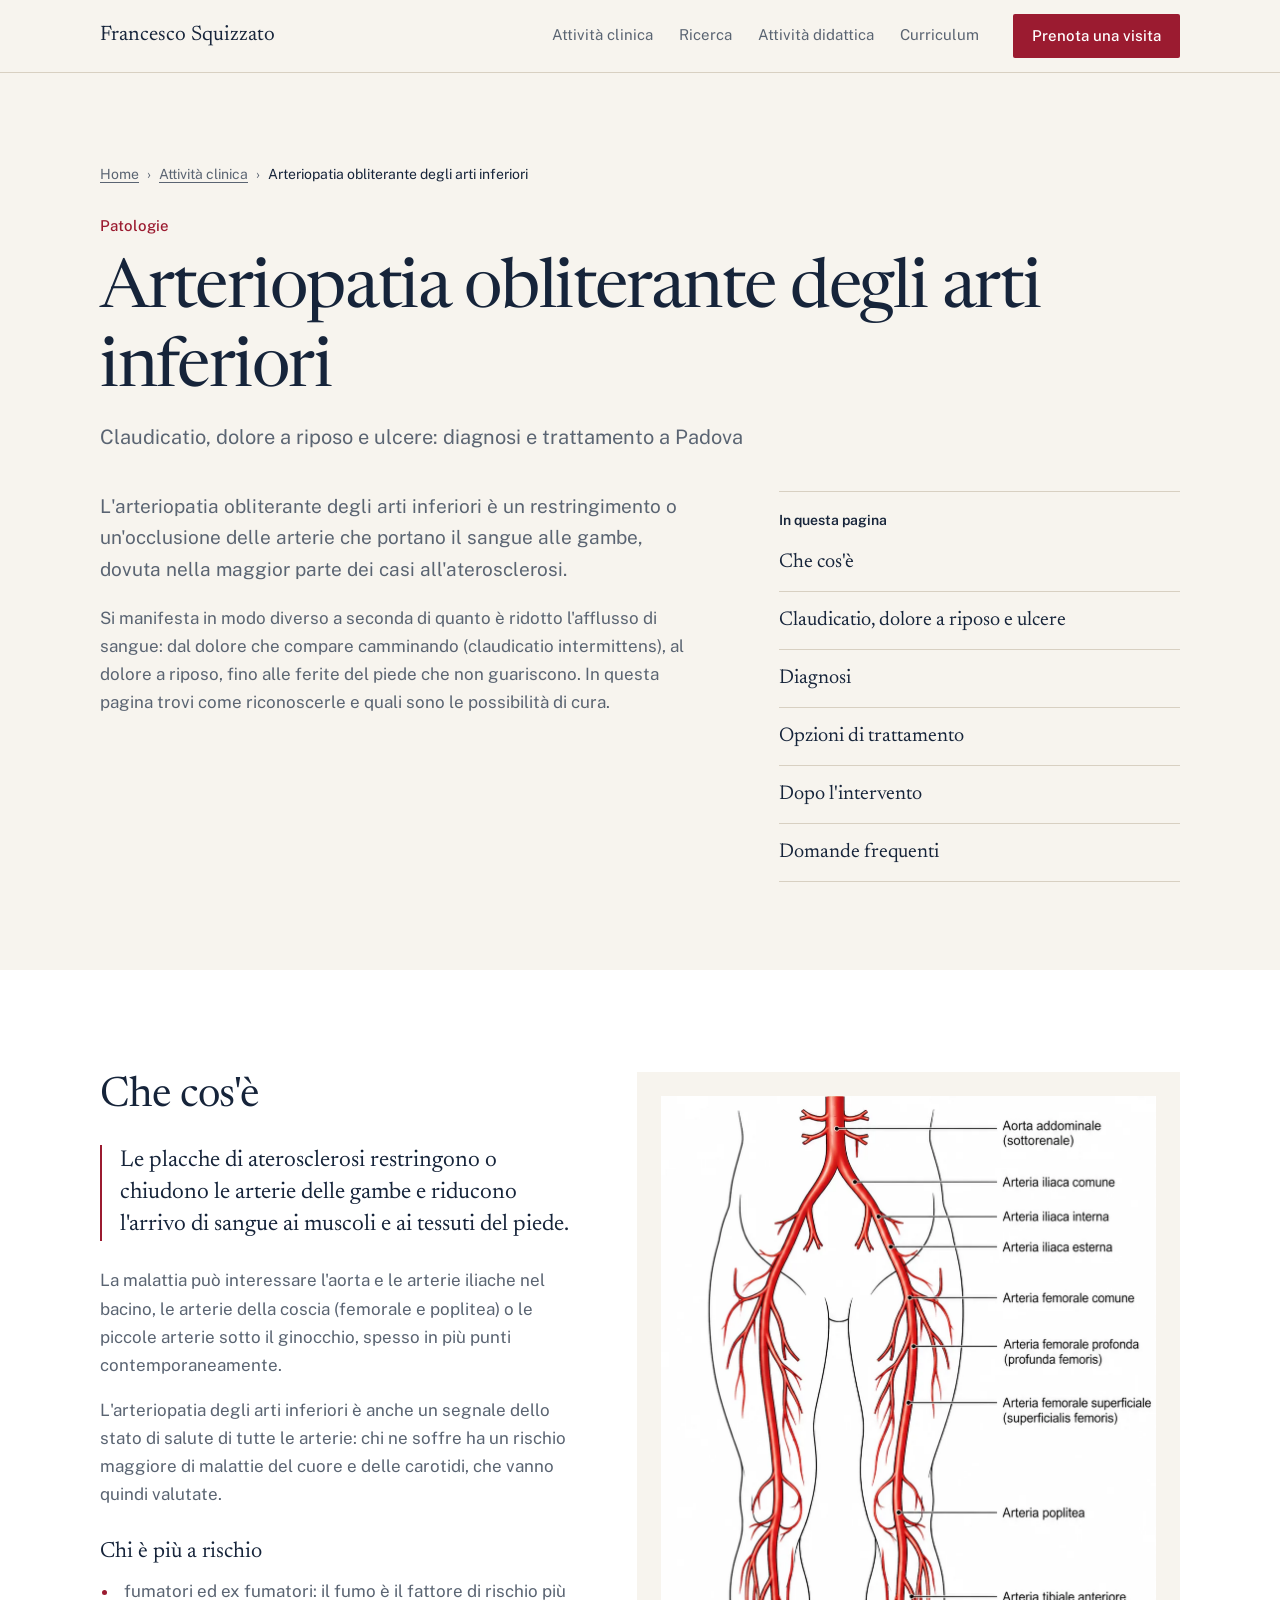
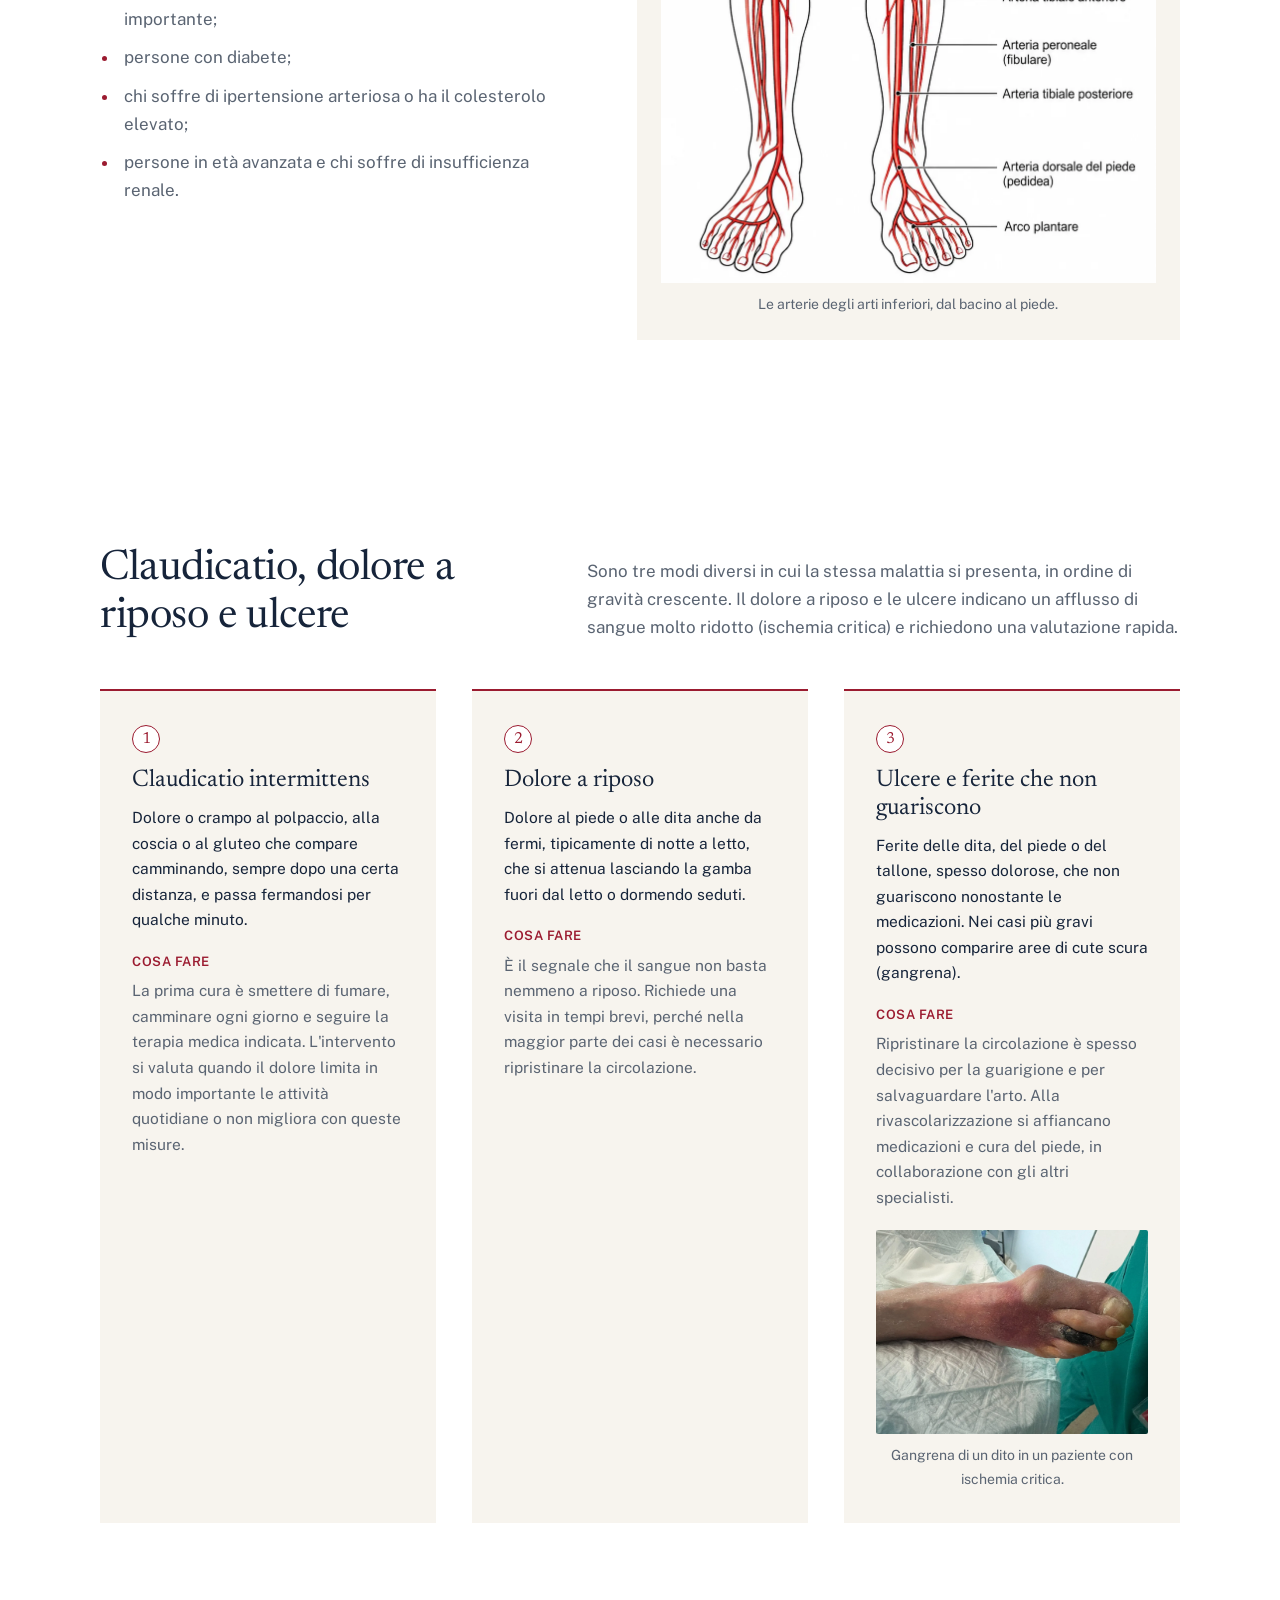
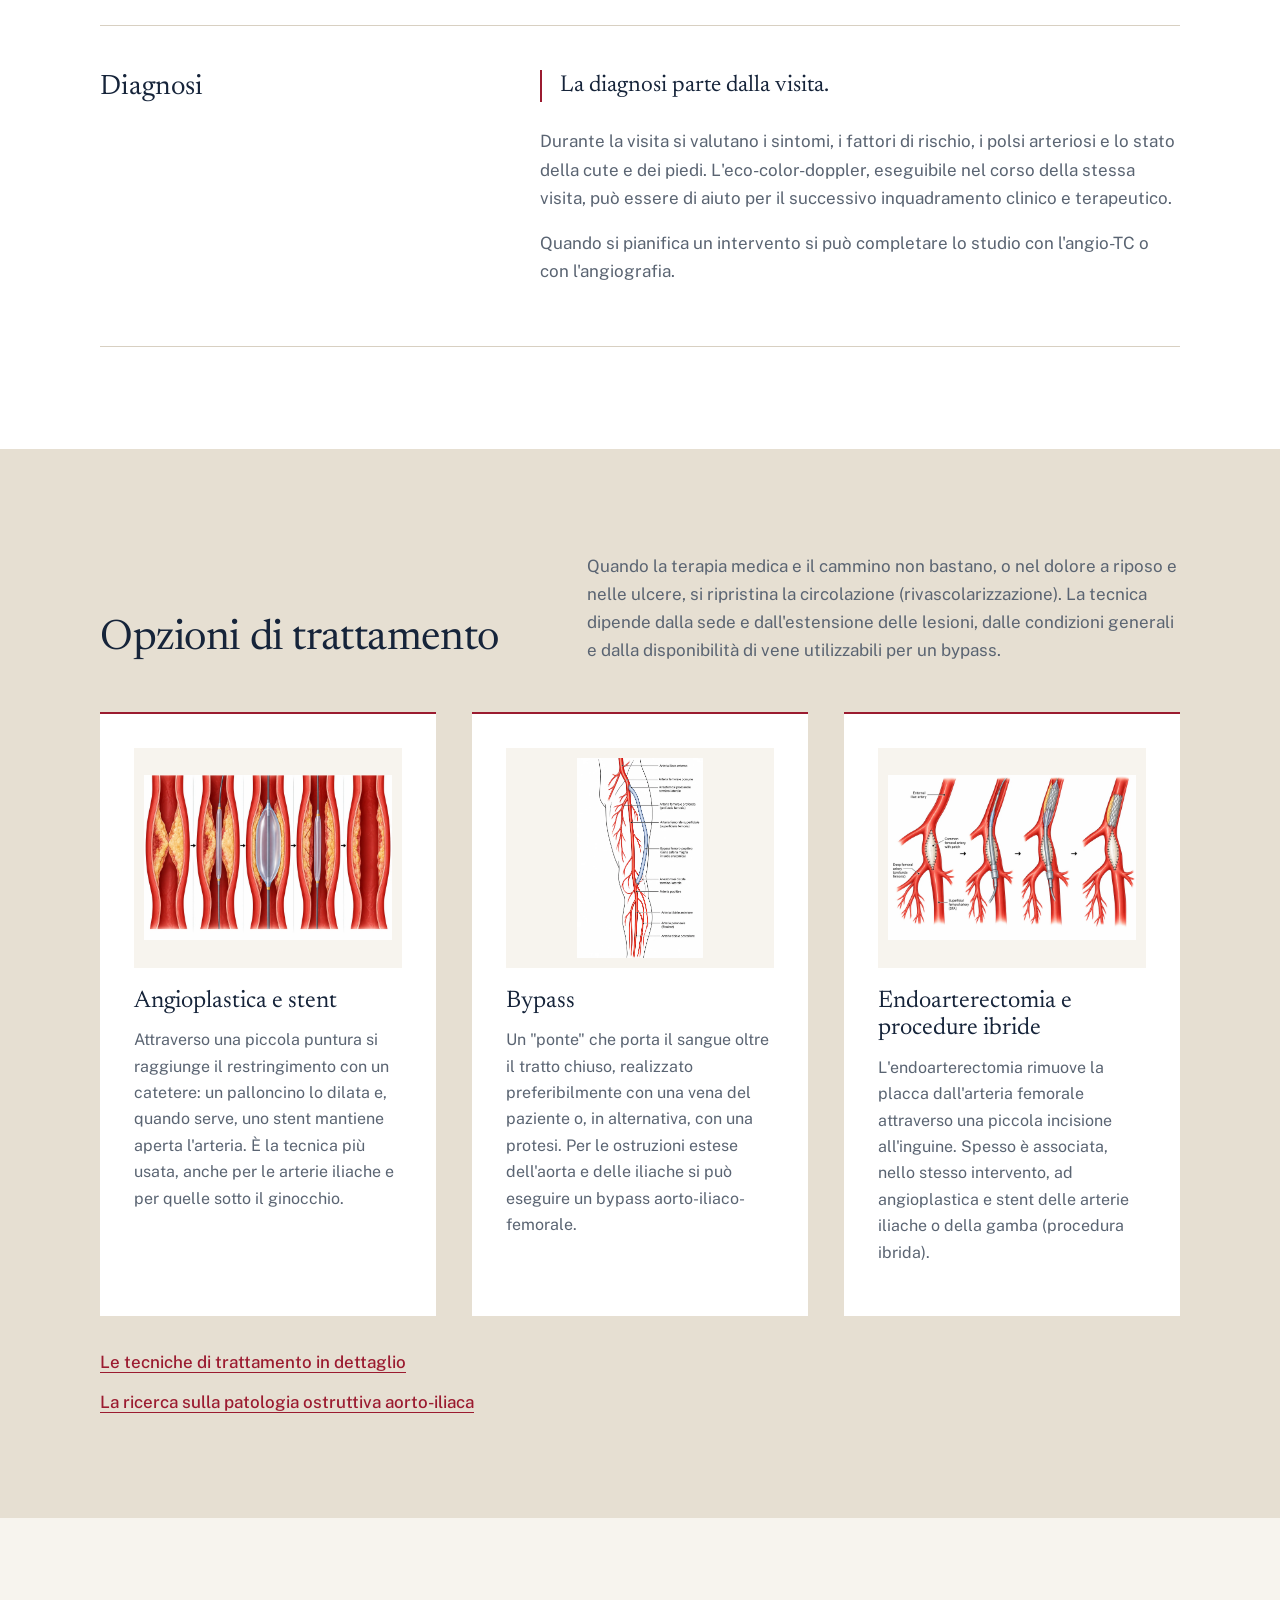
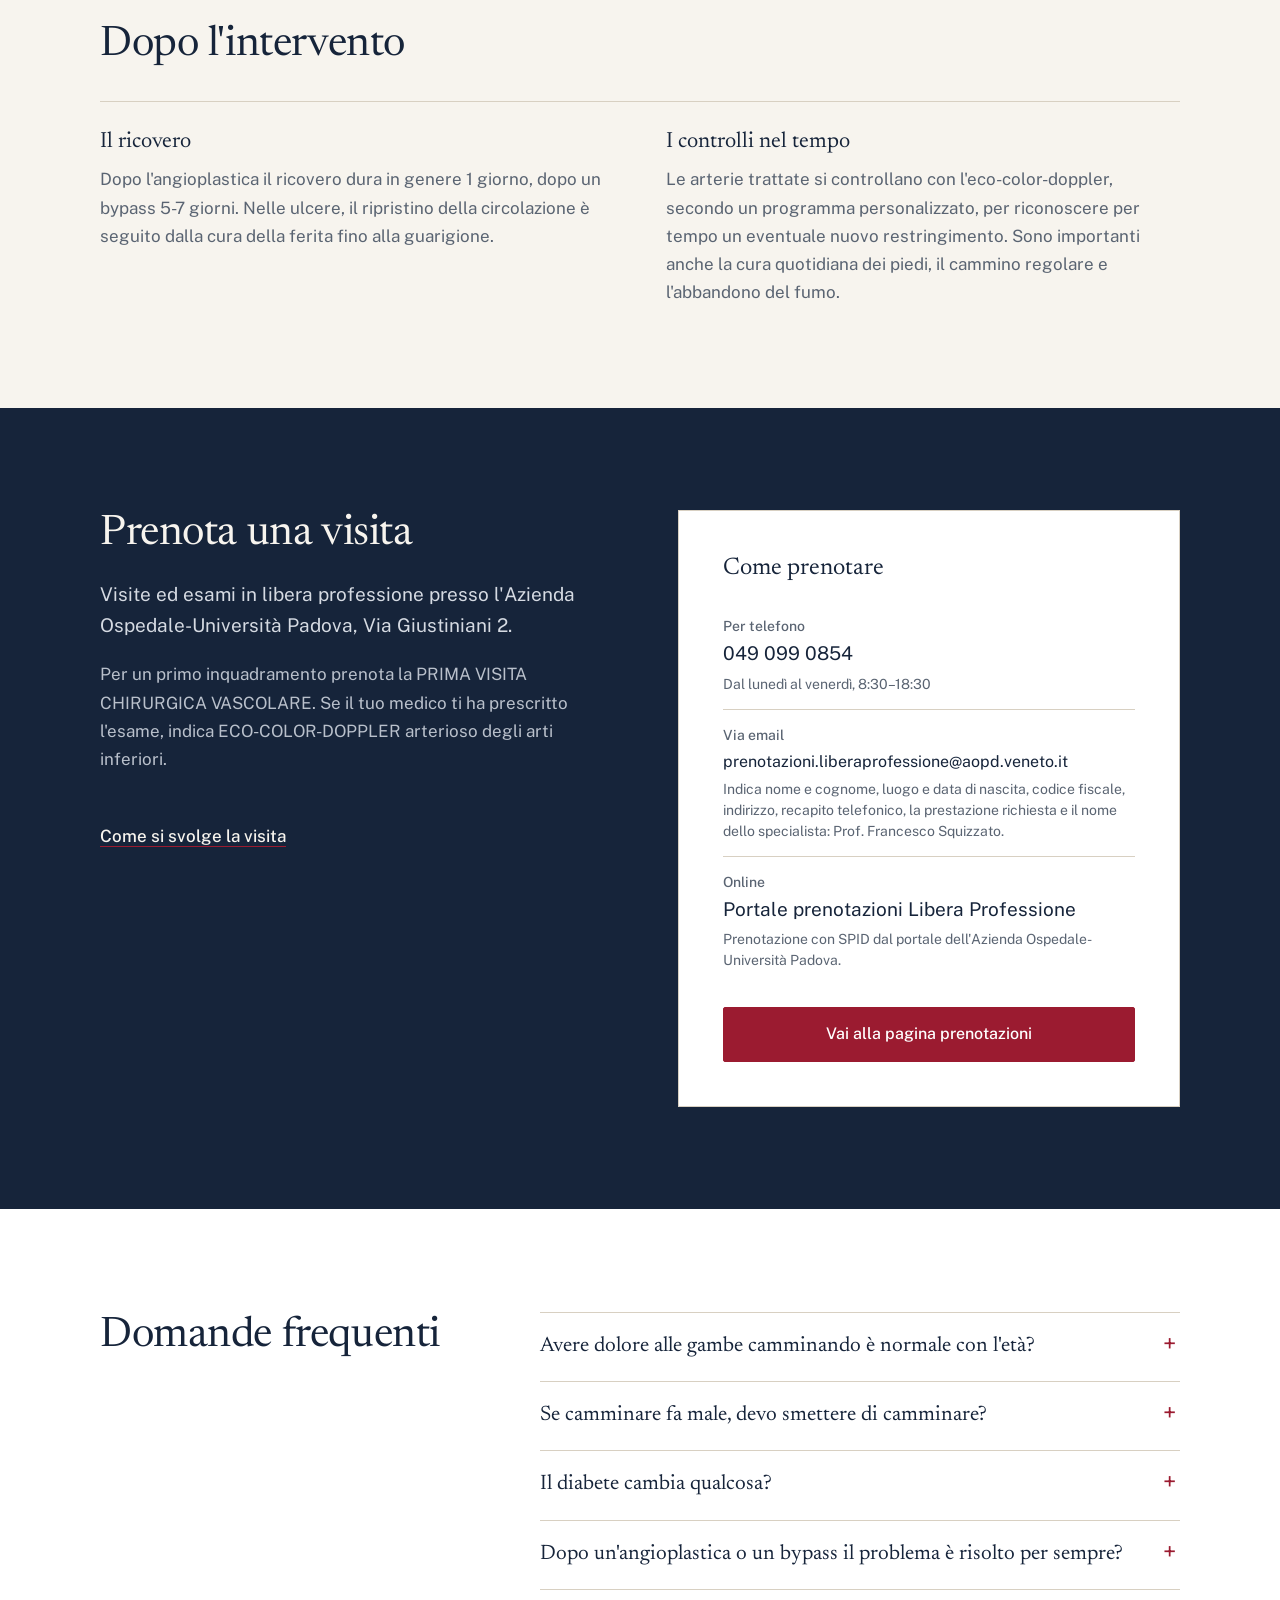
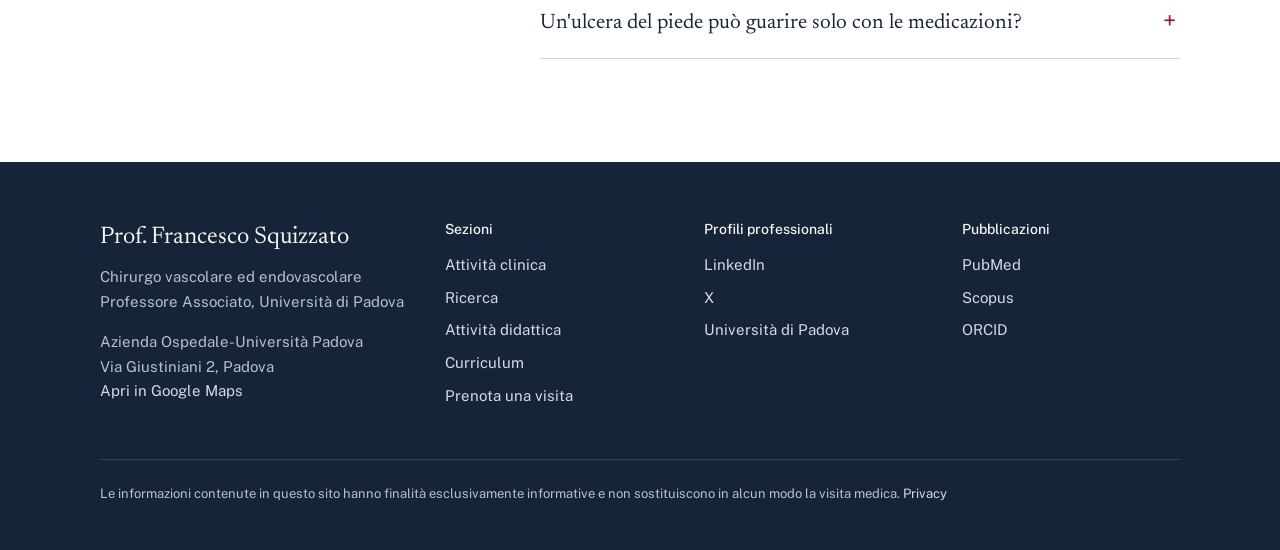
<file: patologie/arteriopatia-arti-inferiori.html>
<!DOCTYPE html>
<html lang="it">
<head>
<meta charset="utf-8">
<link rel="canonical" href="https://proffrancescosquizzato.github.io/patologie/arteriopatia-arti-inferiori.html">
<meta property="og:url" content="https://proffrancescosquizzato.github.io/patologie/arteriopatia-arti-inferiori.html">
<meta name="viewport" content="width=device-width, initial-scale=1, viewport-fit=cover">
<title>Arteriopatia degli arti inferiori a Padova | Prof. Squizzato</title>
<meta name="description" content="Arteriopatia degli arti inferiori: claudicatio, dolore a riposo e ulcere. Diagnosi con eco-color-doppler, angioplastica, stent e bypass a Padova.">
<meta property="og:title" content="Arteriopatia degli arti inferiori a Padova | Prof. Squizzato">
<meta property="og:description" content="Arteriopatia degli arti inferiori: claudicatio, dolore a riposo e ulcere. Diagnosi con eco-color-doppler, angioplastica, stent e bypass a Padova.">
<meta property="og:type" content="article">
<meta property="og:image" content="https://proffrancescosquizzato.github.io/img/ritratto.jpg">
<script type="application/ld+json">
{
 "@context": "https://schema.org",
 "@graph": [
  {
   "@type": "MedicalWebPage",
   "name": "Arteriopatia degli arti inferiori a Padova | Prof. Squizzato",
   "inLanguage": "it",
   "lastReviewed": "2026-10",
   "about": {
    "@id": "#aoai"
   },
   "specialty": "VascularSurgery",
   "reviewedBy": {
    "@type": "Physician",
    "name": "Prof. Francesco Squizzato",
    "medicalSpecialty": "VascularSurgery"
   }
  },
  {
   "@type": "MedicalCondition",
   "@id": "#aoai",
   "name": "Arteriopatia obliterante degli arti inferiori",
   "alternateName": [
    "Arteriopatia periferica",
    "Arteriopatia ostruttiva degli arti inferiori",
    "Claudicatio intermittens",
    "Ischemia cronica critica degli arti inferiori"
   ],
   "associatedAnatomy": {
    "@type": "AnatomicalStructure",
    "name": "Arterie degli arti inferiori"
   },
   "cause": {
    "@type": "MedicalCause",
    "name": "Aterosclerosi"
   },
   "riskFactor": [
    {
     "@type": "MedicalRiskFactor",
     "name": "Fumo di sigaretta"
    },
    {
     "@type": "MedicalRiskFactor",
     "name": "Diabete"
    },
    {
     "@type": "MedicalRiskFactor",
     "name": "Ipertensione arteriosa"
    },
    {
     "@type": "MedicalRiskFactor",
     "name": "Colesterolo elevato"
    },
    {
     "@type": "MedicalRiskFactor",
     "name": "Età avanzata"
    },
    {
     "@type": "MedicalRiskFactor",
     "name": "Insufficienza renale"
    }
   ],
   "signOrSymptom": [
    {
     "@type": "MedicalSymptom",
     "name": "Claudicatio intermittens (dolore camminando)"
    },
    {
     "@type": "MedicalSymptom",
     "name": "Dolore a riposo al piede"
    },
    {
     "@type": "MedicalSymptom",
     "name": "Ulcere e ferite che non guariscono"
    },
    {
     "@type": "MedicalSymptom",
     "name": "Piede freddo e pallido"
    }
   ],
   "typicalTest": [
    {
     "@type": "ImagingTest",
     "name": "Eco-color-doppler arterioso degli arti inferiori"
    },
    {
     "@type": "ImagingTest",
     "name": "Angio-TC"
    },
    {
     "@type": "ImagingTest",
     "name": "Angiografia"
    }
   ],
   "possibleTreatment": [
    {
     "@type": "MedicalTherapy",
     "name": "Terapia medica ed esercizio fisico"
    },
    {
     "@type": "MedicalProcedure",
     "name": "Angioplastica e stenting"
    },
    {
     "@type": "MedicalProcedure",
     "name": "Bypass degli arti inferiori"
    },
    {
     "@type": "MedicalProcedure",
     "name": "Endoarterectomia dell'arteria femorale"
    },
    {
     "@type": "MedicalProcedure",
     "name": "Stenting iliaco"
    },
    {
     "@type": "MedicalProcedure",
     "name": "Bypass aorto-iliaco-femorale"
    }
   ]
  },
  {
   "@type": "FAQPage",
   "mainEntity": [
    {
     "@type": "Question",
     "name": "Avere dolore alle gambe camminando è normale con l'età?",
     "acceptedAnswer": {
      "@type": "Answer",
      "text": "No. Un dolore che compare sempre dopo la stessa distanza e passa fermandosi per qualche minuto non è un semplice segno dell'età: può indicare un restringimento delle arterie e merita una valutazione specialistica."
     }
    },
    {
     "@type": "Question",
     "name": "Se camminare fa male, devo smettere di camminare?",
     "acceptedAnswer": {
      "@type": "Answer",
      "text": "No, al contrario: per chi soffre di claudicatio il cammino regolare è parte della cura. Camminare fino alla comparsa del dolore, fermarsi e ripartire aiuta a sviluppare circoli collaterali e ad aumentare la distanza percorribile."
     }
    },
    {
     "@type": "Question",
     "name": "Il diabete cambia qualcosa?",
     "acceptedAnswer": {
      "@type": "Answer",
      "text": "Sì. Nelle persone con diabete l'arteriopatia colpisce più spesso le arterie sotto il ginocchio e, per la ridotta sensibilità del piede, può dare pochi sintomi fino alla comparsa di una ferita. Per questo è importante controllare i piedi ogni giorno e segnalare subito qualsiasi lesione."
     }
    },
    {
     "@type": "Question",
     "name": "Dopo un'angioplastica o un bypass il problema è risolto per sempre?",
     "acceptedAnswer": {
      "@type": "Answer",
      "text": "Il trattamento ripristina la circolazione, ma la malattia delle arterie resta. Con il tempo le arterie trattate possono restringersi di nuovo: per questo sono importanti i controlli con l'eco-color-doppler, la terapia medica e l'abbandono del fumo."
     }
    },
    {
     "@type": "Question",
     "name": "Un'ulcera del piede può guarire solo con le medicazioni?",
     "acceptedAnswer": {
      "@type": "Answer",
      "text": "Se l'ulcera è causata da uno scarso afflusso di sangue, le sole medicazioni spesso non bastano: per guarire la ferita ha bisogno di più sangue. Ripristinare la circolazione è quindi il primo passo, a cui si affiancano medicazioni e cura del piede."
     }
    }
   ]
  },
  {
   "@type": "BreadcrumbList",
   "itemListElement": [
    {
     "@type": "ListItem",
     "position": 1,
     "name": "Home",
     "item": "https://proffrancescosquizzato.github.io/"
    },
    {
     "@type": "ListItem",
     "position": 2,
     "name": "Attività clinica",
     "item": "https://proffrancescosquizzato.github.io/attivita-clinica.html"
    },
    {
     "@type": "ListItem",
     "position": 3,
     "name": "Arteriopatia obliterante degli arti inferiori",
     "item": "https://proffrancescosquizzato.github.io/patologie/arteriopatia-arti-inferiori.html"
    }
   ]
  }
 ]
}
</script>
<link rel="stylesheet" href="../css/stile.css">
</head>
<body>

<header class="top">
  <div class="wrap">
    <a class="brand" href="../index.html">Francesco Squizzato</a>
    <nav class="nav" id="menu" aria-label="Navigazione principale">
      <a href="../attivita-clinica.html">Attività clinica</a>
      <a href="../ricerca.html">Ricerca</a>
      <a href="../didattica.html">Attività didattica</a>
      <a href="../curriculum.html">Curriculum</a>
      <a class="btn" href="../index.html#prenota">Prenota una visita</a>
    </nav>
    <div class="mob">
      <a class="btn" href="../index.html#prenota">Prenota</a>
      <button class="menu-btn" type="button" aria-expanded="false" aria-controls="menu">Menu</button>
    </div>
  </div>
</header>

<main>
  <section class="p-intesta" aria-labelledby="titolo">
    <div class="wrap">
      <nav class="briciole" aria-label="Percorso"><a href="../index.html">Home</a><span aria-hidden="true">›</span><a href="../attivita-clinica.html#patologie">Attività clinica</a><span aria-hidden="true">›</span><span aria-current="page">Arteriopatia obliterante degli arti inferiori</span></nav>
      <p class="occhiello">Patologie</p>
      <h1 id="titolo">Arteriopatia obliterante degli arti inferiori<span class="h1-sotto">Claudicatio, dolore a riposo e ulcere: diagnosi e trattamento a Padova</span></h1>
      <div class="p-intro">
        <div>
          <p class="lead">L'arteriopatia obliterante degli arti inferiori è un restringimento o un'occlusione delle arterie che portano il sangue alle gambe, dovuta nella maggior parte dei casi all'aterosclerosi.</p>
          <p>Si manifesta in modo diverso a seconda di quanto è ridotto l'afflusso di sangue: dal dolore che compare camminando (claudicatio intermittens), al dolore a riposo, fino alle ferite del piede che non guariscono. In questa pagina trovi come riconoscerle e quali sono le possibilità di cura.</p>
        </div>
        <nav class="sommario" aria-label="In questa pagina">
          <h2>In questa pagina</h2>
          <ul>
            <li><a href="#cos-e">Che cos'è</a></li>
            <li><a href="#forme">Claudicatio, dolore a riposo e ulcere</a></li>
            <li><a href="#diagnosi">Diagnosi</a></li>
            <li><a href="#trattamento">Opzioni di trattamento</a></li>
            <li><a href="#dopo">Dopo l'intervento</a></li>
            <li><a href="#domande">Domande frequenti</a></li>
          </ul>
        </nav>
      </div>
    </div>
  </section>

  <section class="anatomia" id="cos-e" aria-labelledby="t-cos-e">
    <div class="wrap">
      <div class="anatomia-testo">
        <h2 id="t-cos-e">Che cos'è</h2>
        <p class="impatto">Le placche di aterosclerosi restringono o chiudono le arterie delle gambe e riducono l'arrivo di sangue ai muscoli e ai tessuti del piede.</p>
        <p>La malattia può interessare l'aorta e le arterie iliache nel bacino, le arterie della coscia (femorale e poplitea) o le piccole arterie sotto il ginocchio, spesso in più punti contemporaneamente.</p>
        <p>L'arteriopatia degli arti inferiori è anche un segnale dello stato di salute di tutte le arterie: chi ne soffre ha un rischio maggiore di malattie del cuore e delle carotidi, che vanno quindi valutate.</p>
        <h3>Chi è più a rischio</h3>
        <ul class="punti">
          <li>fumatori ed ex fumatori: il fumo è il fattore di rischio più importante;</li>
          <li>persone con diabete;</li>
          <li>chi soffre di ipertensione arteriosa o ha il colesterolo elevato;</li>
          <li>persone in età avanzata e chi soffre di insufficienza renale.</li>
        </ul>
      </div>
      <figure class="fig-atlante">
        <img src="../img/patologie/ai-anatomia.webp" width="995" height="1580" alt="Illustrazione anatomica delle arterie degli arti inferiori: aorta addominale, arterie iliache, femorali, poplitee, tibiali, peroneali e arterie del piede">
        <figcaption>Le arterie degli arti inferiori, dal bacino al piede.</figcaption>
      </figure>
    </div>
  </section>

  <section class="forme" id="forme" aria-labelledby="t-forme">
    <div class="wrap">
      <div class="intesta">
        <h2 id="t-forme">Claudicatio, dolore a riposo e ulcere</h2>
        <p>Sono tre modi diversi in cui la stessa malattia si presenta, in ordine di gravità crescente. Il dolore a riposo e le ulcere indicano un afflusso di sangue molto ridotto (ischemia critica) e richiedono una valutazione rapida.</p>
      </div>
      <div class="forme-griglia">
        <article class="forma" id="claudicatio">
          <span class="badge">1</span>
          <h3>Claudicatio intermittens</h3>
          <p class="forma-def">Dolore o crampo al polpaccio, alla coscia o al gluteo che compare camminando, sempre dopo una certa distanza, e passa fermandosi per qualche minuto.</p>
          <h4>Cosa fare</h4>
          <p>La prima cura è smettere di fumare, camminare ogni giorno e seguire la terapia medica indicata. L'intervento si valuta quando il dolore limita in modo importante le attività quotidiane o non migliora con queste misure.</p>
        </article>
        <article class="forma" id="dolore-riposo">
          <span class="badge">2</span>
          <h3>Dolore a riposo</h3>
          <p class="forma-def">Dolore al piede o alle dita anche da fermi, tipicamente di notte a letto, che si attenua lasciando la gamba fuori dal letto o dormendo seduti.</p>
          <h4>Cosa fare</h4>
          <p>È il segnale che il sangue non basta nemmeno a riposo. Richiede una visita in tempi brevi, perché nella maggior parte dei casi è necessario ripristinare la circolazione.</p>
        </article>
        <article class="forma" id="ulcere">
          <span class="badge">3</span>
          <h3>Ulcere e ferite che non guariscono</h3>
          <p class="forma-def">Ferite delle dita, del piede o del tallone, spesso dolorose, che non guariscono nonostante le medicazioni. Nei casi più gravi possono comparire aree di cute scura (gangrena).</p>
          <h4>Cosa fare</h4>
          <p>Ripristinare la circolazione è spesso decisivo per la guarigione e per salvaguardare l'arto. Alla rivascolarizzazione si affiancano medicazioni e cura del piede, in collaborazione con gli altri specialisti.</p>
          <figure class="fig-forma"><img src="../img/patologie/ai-ulcera.webp" width="1400" height="1050" alt="Piede con gangrena secca di un dito e arrossamento del dorso del piede, in un paziente con ischemia critica" loading="lazy"><figcaption>Gangrena di un dito in un paziente con ischemia critica.</figcaption></figure>
        </article>
      </div>
    </div>
  </section>

  <section class="temi" aria-label="Diagnosi">
    <div class="wrap">
      <article class="tema" id="diagnosi">
        <div class="tema-testa"><h3>Diagnosi</h3></div>
        <div>
          <p class="impatto">La diagnosi parte dalla visita.</p>
          <p>Durante la visita si valutano i sintomi, i fattori di rischio, i polsi arteriosi e lo stato della cute e dei piedi. L'eco-color-doppler, eseguibile nel corso della stessa visita, può essere di aiuto per il successivo inquadramento clinico e terapeutico.</p>
          <p>Quando si pianifica un intervento si può completare lo studio con l'angio-TC o con l'angiografia.</p>
        </div>
      </article>
    </div>
  </section>

  <section class="tecniche" id="trattamento" aria-labelledby="t-trattamento">
    <div class="wrap">
      <div class="intesta">
        <h2 id="t-trattamento">Opzioni di trattamento</h2>
        <p>Quando la terapia medica e il cammino non bastano, o nel dolore a riposo e nelle ulcere, si ripristina la circolazione (rivascolarizzazione). La tecnica dipende dalla sede e dall'estensione delle lesioni, dalle condizioni generali e dalla disponibilità di vene utilizzabili per un bypass.</p>
      </div>
      <div class="tecniche-griglia">
        <div class="tecnica">
                    <figure class="fig-tecnica"><img src="../img/patologie/ai-angioplastica.webp" width="1536" height="1024" alt="Sequenza dell'angioplastica: arteria ristretta da una placca, passaggio del catetere con il palloncino, gonfiaggio del palloncino che comprime la placca e arteria riaperta" loading="lazy"></figure>
          <h3>Angioplastica e stent</h3>
          <p>Attraverso una piccola puntura si raggiunge il restringimento con un catetere: un palloncino lo dilata e, quando serve, uno stent mantiene aperta l'arteria. È la tecnica più usata, anche per le arterie iliache e per quelle sotto il ginocchio.</p>
        </div>
        <div class="tecnica">
          <figure class="fig-tecnica"><img src="../img/patologie/ai-bypass.webp" width="995" height="1581" alt="Illustrazione di un bypass femoro-popliteo con vena safena: il ponte parte dall'arteria femorale comune e raggiunge l'arteria poplitea sotto il tratto chiuso" loading="lazy"></figure>
          <h3>Bypass</h3>
          <p>Un "ponte" che porta il sangue oltre il tratto chiuso, realizzato preferibilmente con una vena del paziente o, in alternativa, con una protesi. Per le ostruzioni estese dell'aorta e delle iliache si può eseguire un bypass aorto-iliaco-femorale.</p>
        </div>
        <div class="tecnica">
          <figure class="fig-tecnica"><img src="../img/patologie/ai-ibrida.webp" width="1536" height="1024" alt="Procedura ibrida: endoarterectomia dell'arteria femorale comune chiusa con un patch, seguita dal posizionamento di uno stent nell'arteria iliaca esterna attraverso la stessa arteria femorale" loading="lazy"></figure>
          <h3>Endoarterectomia e procedure ibride</h3>
          <p>L'endoarterectomia rimuove la placca dall'arteria femorale attraverso una piccola incisione all'inguine. Spesso è associata, nello stesso intervento, ad angioplastica e stent delle arterie iliache o della gamba (procedura ibrida).</p>
        </div>
      </div>
      <p class="rimando"><a href="../attivita-clinica.html#tecniche">Le tecniche di trattamento in dettaglio</a></p>
      <p class="rimando rimando-2"><a href="../ricerca.html#aorto-iliaca">La ricerca sulla patologia ostruttiva aorto-iliaca</a></p>
    </div>
  </section>

  <section class="dopo" id="dopo" aria-labelledby="t-dopo">
    <div class="wrap">
      <h2 id="t-dopo">Dopo l'intervento</h2>
      <div class="dopo-griglia">
        <div>
          <h3>Il ricovero</h3>
          <p>Dopo l'angioplastica il ricovero dura in genere 1 giorno, dopo un bypass 5-7 giorni. Nelle ulcere, il ripristino della circolazione è seguito dalla cura della ferita fino alla guarigione.</p>
        </div>
        <div>
          <h3>I controlli nel tempo</h3>
          <p>Le arterie trattate si controllano con l'eco-color-doppler, secondo un programma personalizzato, per riconoscere per tempo un eventuale nuovo restringimento. Sono importanti anche la cura quotidiana dei piedi, il cammino regolare e l'abbandono del fumo.</p>
        </div>
      </div>
    </div>
  </section>

  <section class="prenota-fascia" id="prenota" aria-labelledby="t-prenota">
    <div class="wrap">
      <div>
        <h2 id="t-prenota">Prenota una visita</h2>
        <p class="lead">Visite ed esami in libera professione presso l'Azienda Ospedale-Università Padova, Via Giustiniani 2.</p>
        <p>Per un primo inquadramento prenota la PRIMA VISITA CHIRURGICA VASCOLARE. Se il tuo medico ti ha prescritto l'esame, indica <span class="nowrap">ECO-COLOR-DOPPLER</span> arterioso degli arti inferiori.</p>
        <a class="link-chiaro" href="../index.html#prenota">Come si svolge la visita</a>
      </div>
      <div class="canali">
        <h3>Come prenotare</h3>
        <div class="canale">
          <b>Per telefono</b>
          <a href="tel:+390490990854">049 099 0854</a>
          <small>Dal lunedì al venerdì, 8:30–18:30</small>
        </div>
        <div class="canale">
          <b>Via email</b>
          <a class="mail" href="mailto:prenotazioni.liberaprofessione@aopd.veneto.it?subject=Richiesta%20prenotazione%20-%20Prof.%20Francesco%20Squizzato">prenotazioni.liberaprofessione@aopd.veneto.it</a>
          <small>Indica nome e cognome, luogo e data di nascita, codice fiscale, indirizzo, recapito telefonico, la prestazione richiesta e il nome dello specialista: Prof. Francesco Squizzato.</small>
        </div>
        <div class="canale">
          <b>Online</b>
          <a href="https://cupweb.aopd.veneto.it/" target="_blank" rel="noopener">Portale prenotazioni Libera Professione</a>
          <small>Prenotazione con SPID dal portale dell'Azienda Ospedale-Università Padova.</small>
        </div>
        <a class="btn" href="https://www.aopd.veneto.it/Libera-Professione" target="_blank" rel="noopener">Vai alla pagina prenotazioni</a>
      </div>
    </div>
  </section>

  <section class="domande" id="domande" aria-labelledby="t-domande">
    <div class="wrap">
      <h2 id="t-domande">Domande frequenti</h2>
      <div class="faq">
        <details>
          <summary>Avere dolore alle gambe camminando è normale con l'età?</summary>
          <p>No. Un dolore che compare sempre dopo la stessa distanza e passa fermandosi per qualche minuto non è un semplice segno dell'età: può indicare un restringimento delle arterie e merita una valutazione specialistica.</p>
        </details>
        <details>
          <summary>Se camminare fa male, devo smettere di camminare?</summary>
          <p>No, al contrario: per chi soffre di claudicatio il cammino regolare è parte della cura. Camminare fino alla comparsa del dolore, fermarsi e ripartire aiuta a sviluppare circoli collaterali e ad aumentare la distanza percorribile.</p>
        </details>
        <details>
          <summary>Il diabete cambia qualcosa?</summary>
          <p>Sì. Nelle persone con diabete l'arteriopatia colpisce più spesso le arterie sotto il ginocchio e, per la ridotta sensibilità del piede, può dare pochi sintomi fino alla comparsa di una ferita. Per questo è importante controllare i piedi ogni giorno e segnalare subito qualsiasi lesione.</p>
        </details>
        <details>
          <summary>Dopo un'angioplastica o un bypass il problema è risolto per sempre?</summary>
          <p>Il trattamento ripristina la circolazione, ma la malattia delle arterie resta. Con il tempo le arterie trattate possono restringersi di nuovo: per questo sono importanti i controlli con l'eco-color-doppler, la terapia medica e l'abbandono del fumo.</p>
        </details>
        <details>
          <summary>Un'ulcera del piede può guarire solo con le medicazioni?</summary>
          <p>Se l'ulcera è causata da uno scarso afflusso di sangue, le sole medicazioni spesso non bastano: per guarire la ferita ha bisogno di più sangue. Ripristinare la circolazione è quindi il primo passo, a cui si affiancano medicazioni e cura del piede.</p>
        </details>
      </div>
    </div>
  </section>
</main>

<footer>
  <div class="wrap">
    <div>
      <div class="nome">Prof. Francesco Squizzato</div>
      <p>Chirurgo vascolare ed endovascolare<br>Professore Associato, Università di Padova</p>
      <p>Azienda Ospedale-Università Padova<br>Via Giustiniani 2, Padova<br><a href="https://www.google.com/maps/search/?api=1&amp;query=Azienda+Ospedale+Universit%C3%A0+Padova+Via+Giustiniani+2+Padova" target="_blank" rel="noopener">Apri in Google Maps</a></p>
    </div>
    <div>
      <h4>Sezioni</h4>
      <ul>
        <li><a href="../attivita-clinica.html">Attività clinica</a></li>
        <li><a href="../ricerca.html">Ricerca</a></li>
        <li><a href="../didattica.html">Attività didattica</a></li>
        <li><a href="../curriculum.html">Curriculum</a></li>
        <li><a href="../index.html#prenota">Prenota una visita</a></li>
      </ul>
    </div>
    <div>
      <h4>Profili professionali</h4>
      <ul>
        <li><a href="https://www.linkedin.com/in/francesco-squizzato-15632120a/" target="_blank" rel="noopener">LinkedIn</a></li>
        <li><a href="https://x.com/dr_fsquizzato" target="_blank" rel="noopener">X</a></li>
        <li><a href="https://www.unipd.it/contatti/francesco.squizzato" target="_blank" rel="noopener">Università di Padova</a></li>
      </ul>
    </div>
    <div>
      <h4>Pubblicazioni</h4>
      <ul>
        <li><a href="https://pubmed.ncbi.nlm.nih.gov/?term=Squizzato+F%5BAuthor%5D" target="_blank" rel="noopener">PubMed</a></li>
        <li><a href="https://www.scopus.com/authid/detail.uri?authorId=56786385000" target="_blank" rel="noopener">Scopus</a></li>
        <li><a href="https://orcid.org/0000-0001-9327-2934" target="_blank" rel="noopener">ORCID</a></li>
      </ul>
    </div>
    <p class="legale">Le informazioni contenute in questo sito hanno finalità esclusivamente informative e non sostituiscono in alcun modo la visita medica. <a href="../privacy.html">Privacy</a></p>
  </div>
</footer>

<dialog class="zoom" aria-label="Immagine ingrandita"><button class="zoom-chiudi" type="button" aria-label="Chiudi">×</button><img alt=""></dialog>
<script>
(function(){
  var d=document.querySelector('dialog.zoom'); if(!d||!d.showModal) return;
  var im=d.querySelector('img');
  document.querySelectorAll('.fig-tecnica img,.fig-atlante img,.fig-forma img').forEach(function(i){
    i.classList.add('ingrandibile'); i.tabIndex=0; i.setAttribute('role','button'); i.setAttribute('aria-label','Ingrandisci: '+i.alt);
    function apri(){ im.src=i.currentSrc||i.src; im.alt=i.alt; d.showModal(); }
    i.addEventListener('click',apri);
    i.addEventListener('keydown',function(e){ if(e.key==='Enter'||e.key===' '){ e.preventDefault(); apri(); } });
  });
  d.addEventListener('click',function(e){ if(e.target!==im) d.close(); });
})();
</script>
<script>
(function(){
  var b=document.querySelector('.menu-btn'), m=document.getElementById('menu');
  if(!b||!m) return;
  b.addEventListener('click',function(){
    var o=m.classList.toggle('aperto');
    b.setAttribute('aria-expanded',o?'true':'false');
    b.textContent=o?'Chiudi':'Menu';
  });
  m.addEventListener('click',function(e){ if(e.target.tagName==='A'){ m.classList.remove('aperto'); b.setAttribute('aria-expanded','false'); b.textContent='Menu'; } });
})();
</script>
</body>
</html>
</file>
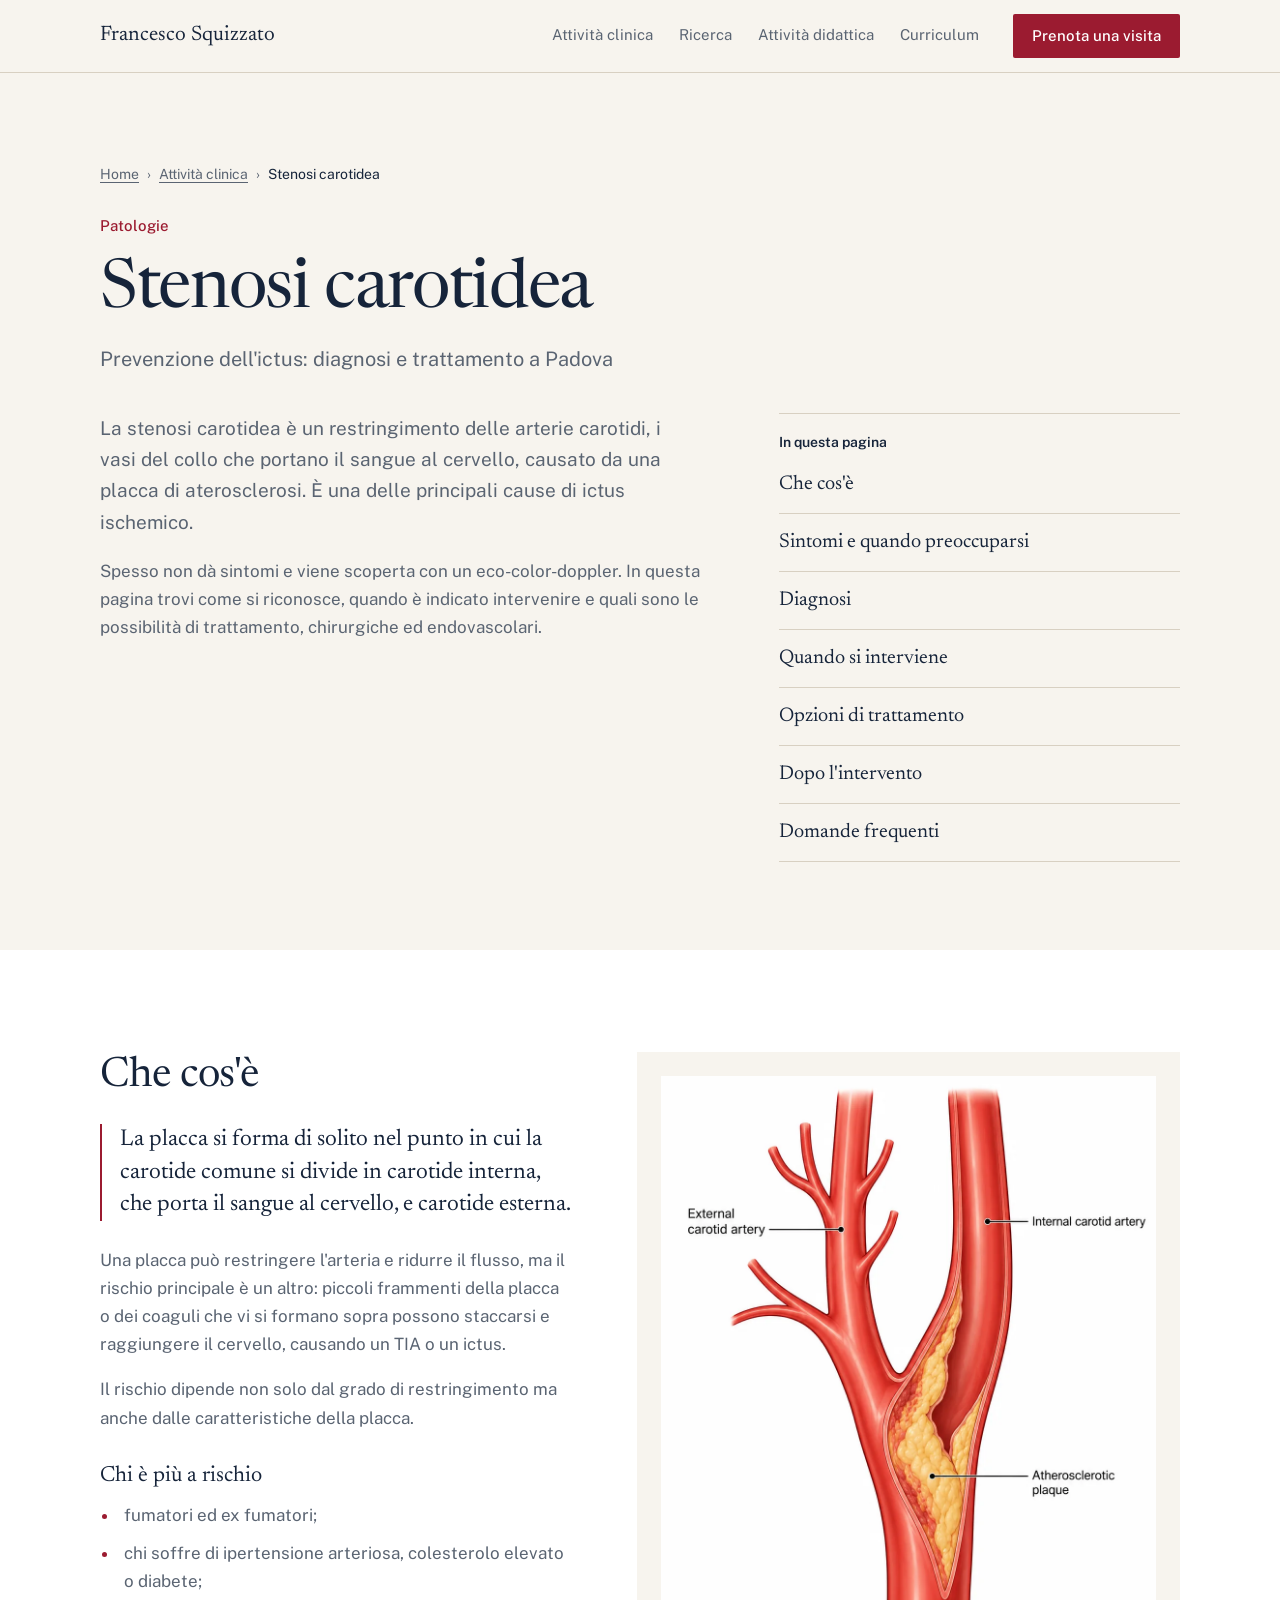
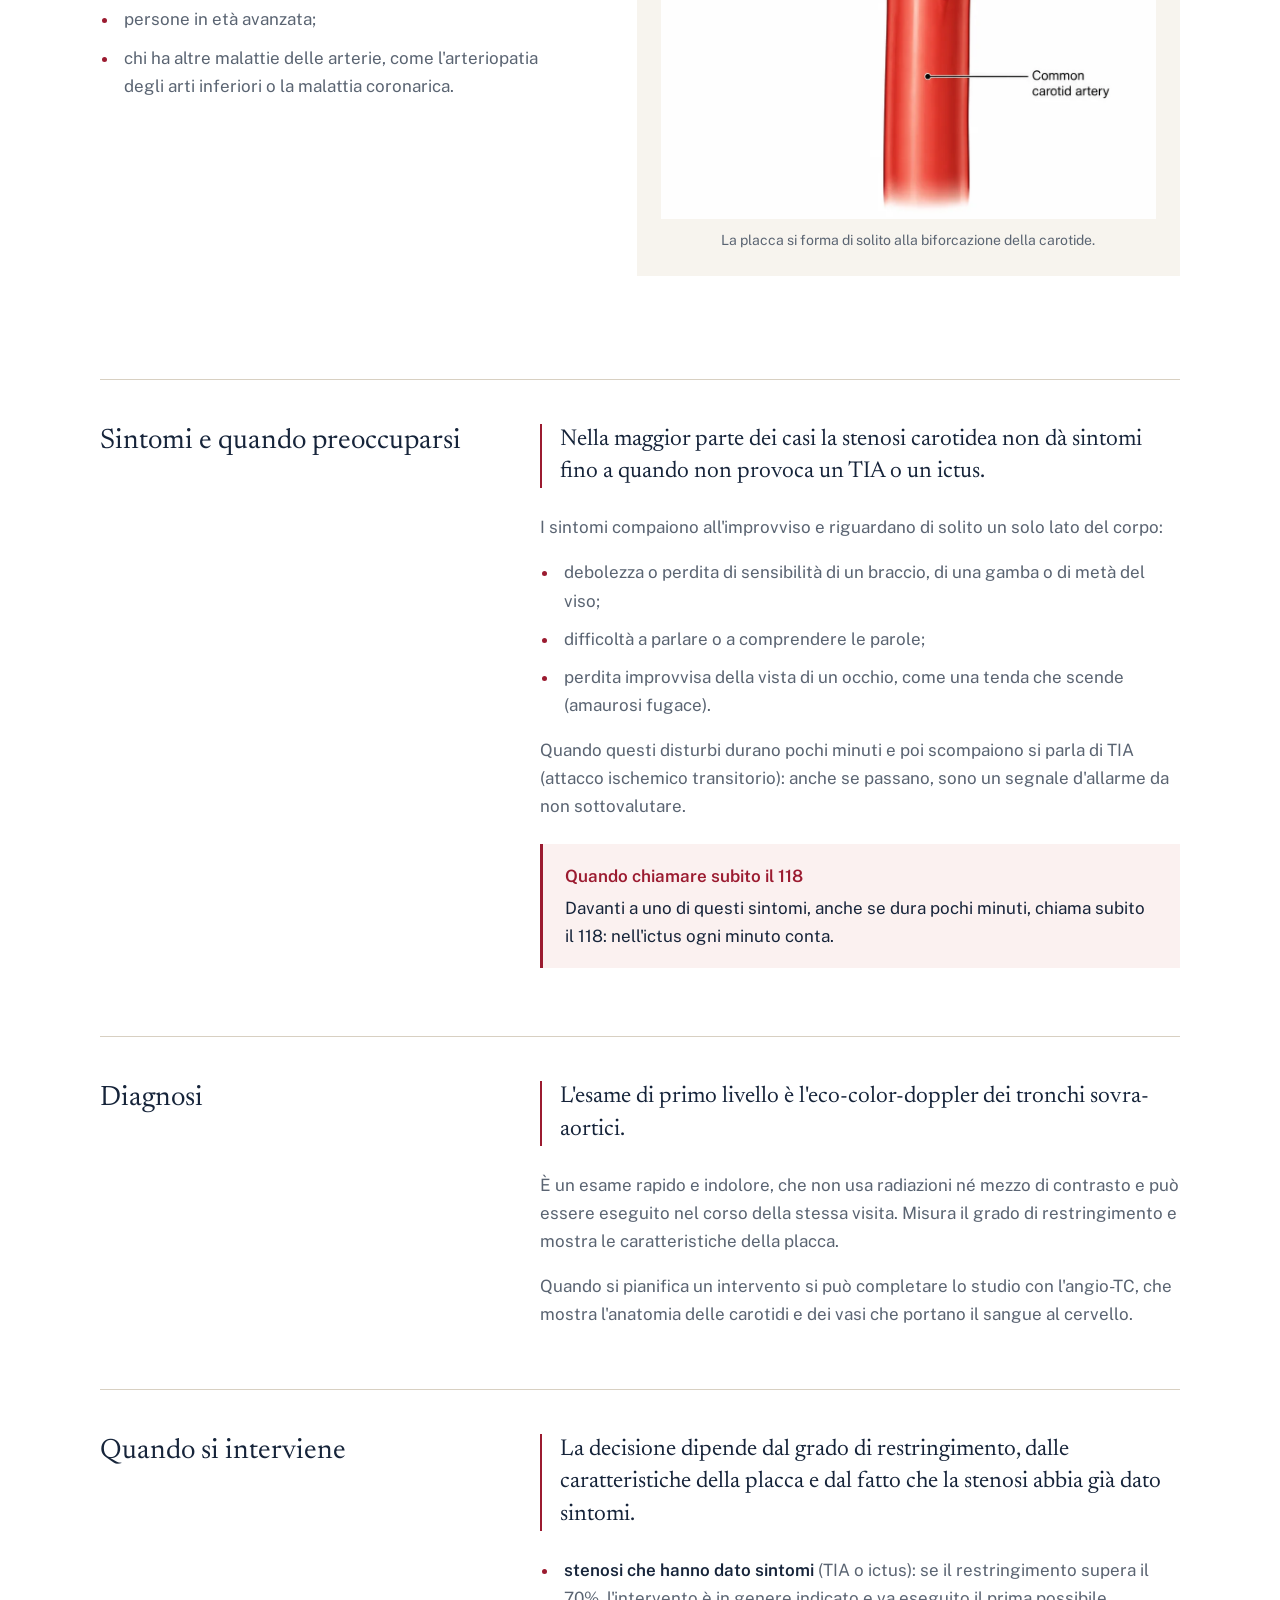
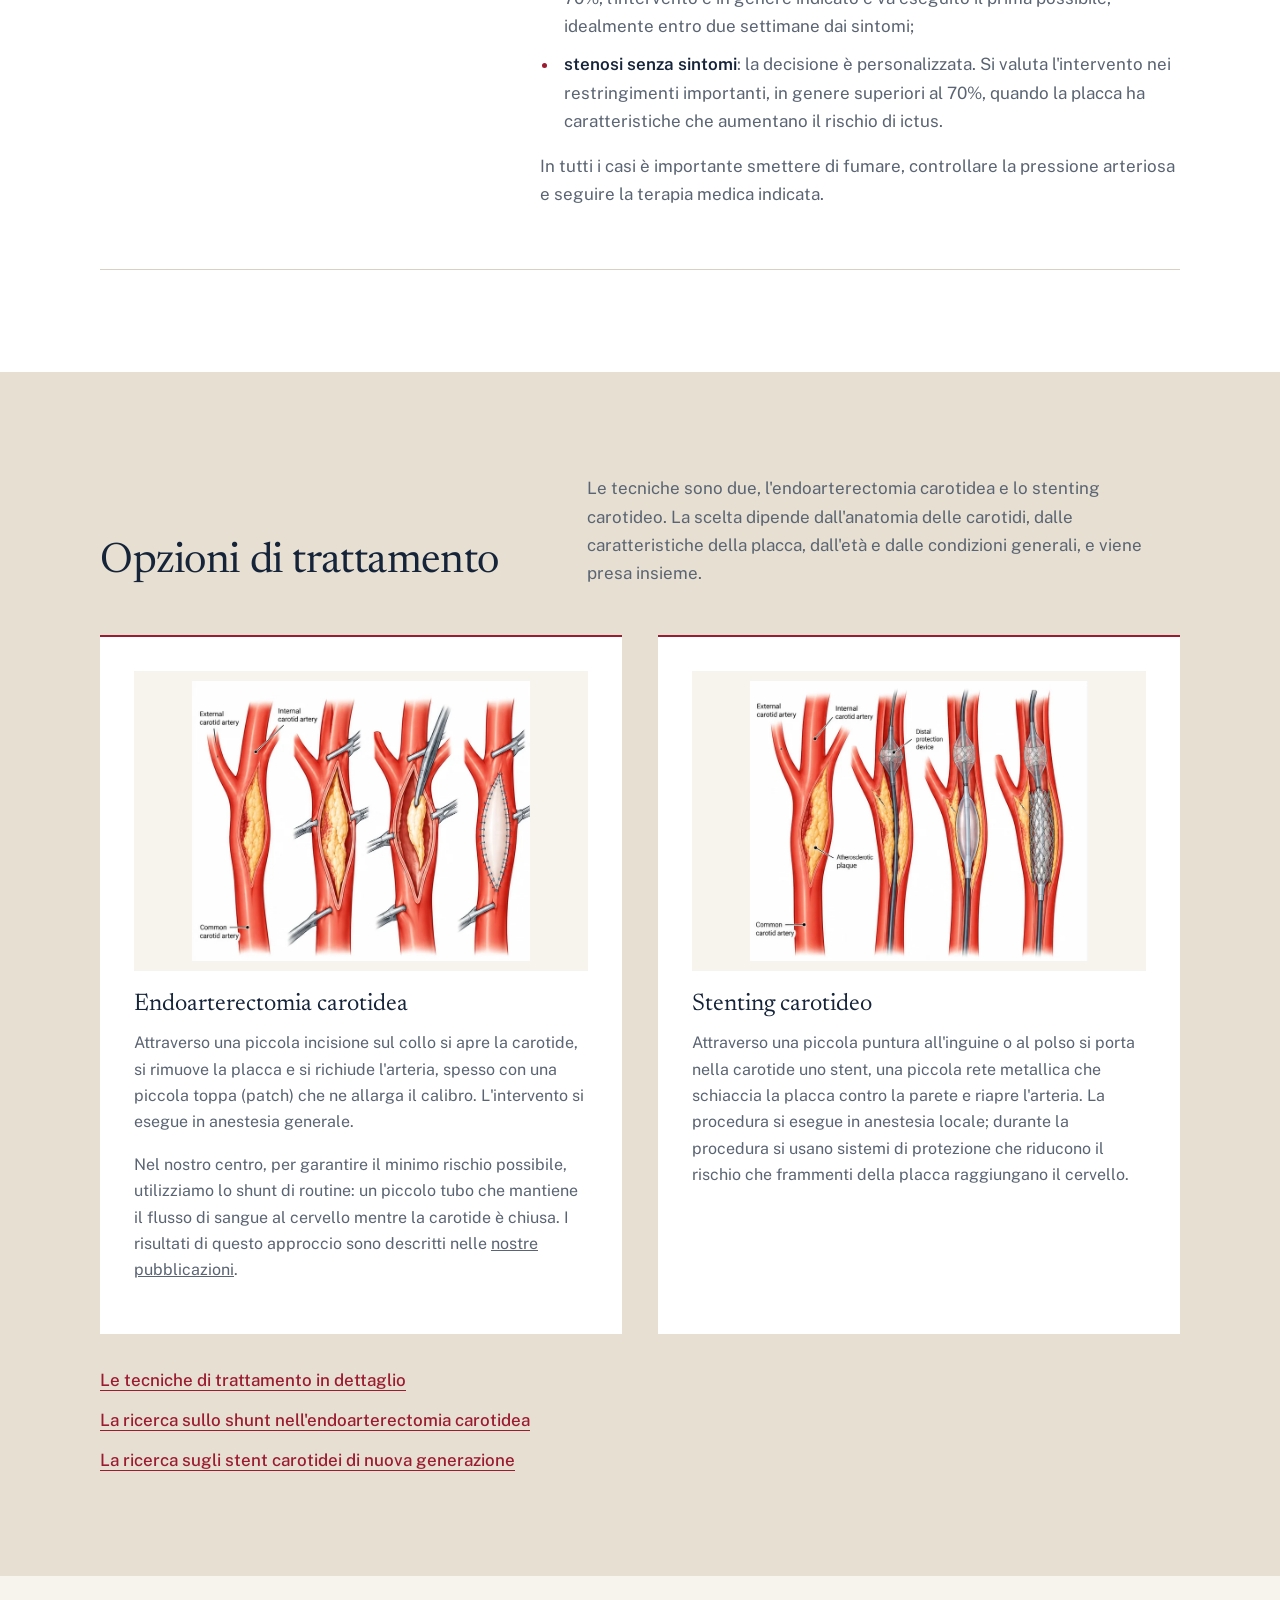
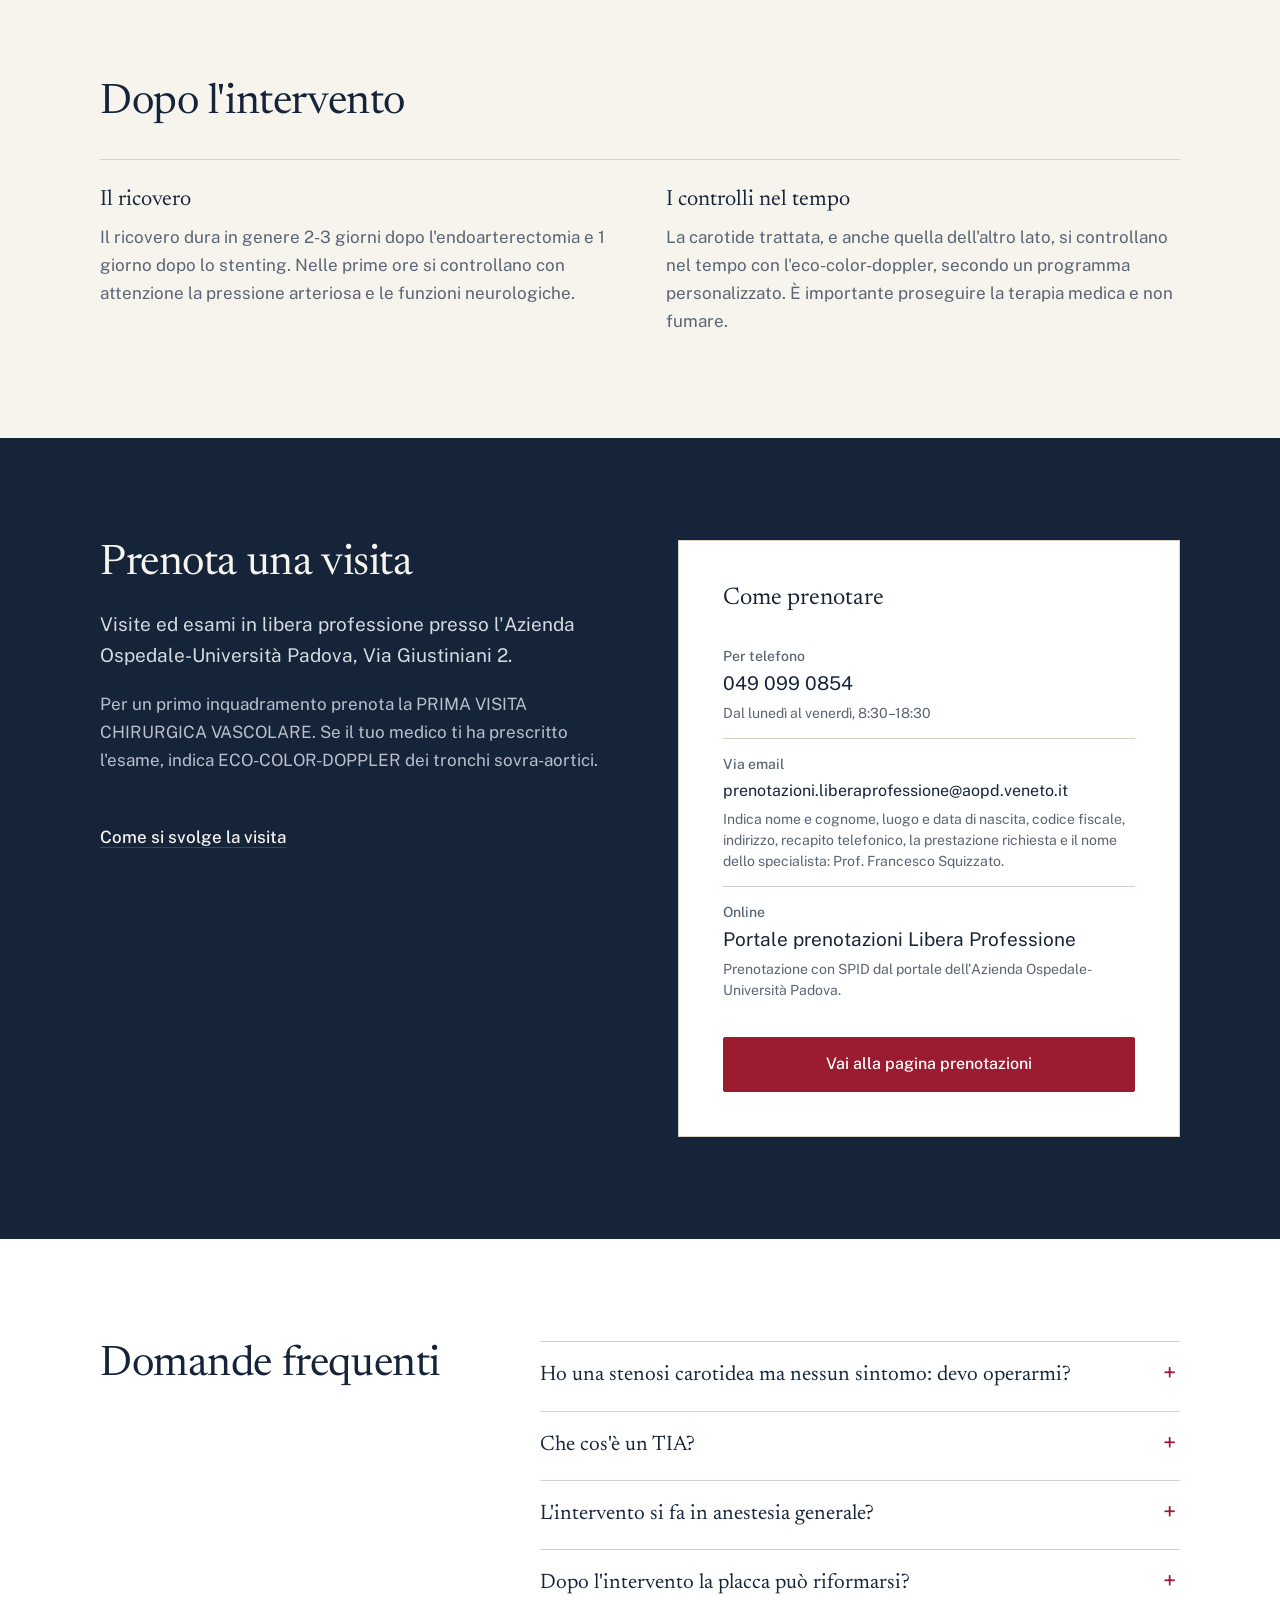
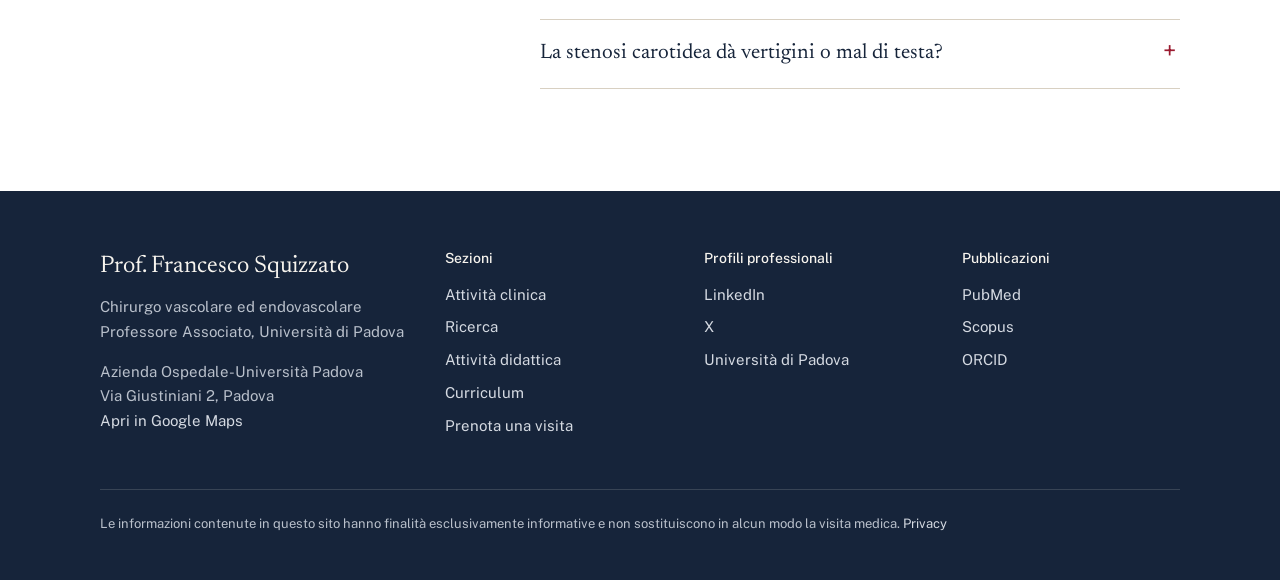
<file: patologie/stenosi-carotidea.html>
<!DOCTYPE html>
<html lang="it">
<head>
<meta charset="utf-8">
<link rel="canonical" href="https://proffrancescosquizzato.github.io/patologie/stenosi-carotidea.html">
<meta property="og:url" content="https://proffrancescosquizzato.github.io/patologie/stenosi-carotidea.html">
<meta name="viewport" content="width=device-width, initial-scale=1, viewport-fit=cover">
<title>Stenosi carotidea a Padova | Prof. Francesco Squizzato</title>
<meta name="description" content="Stenosi carotidea: sintomi, rischio di ictus, diagnosi con eco-color-doppler, endoarterectomia e stenting carotideo. Chirurgia vascolare a Padova.">
<meta property="og:title" content="Stenosi carotidea a Padova | Prof. Francesco Squizzato">
<meta property="og:description" content="Stenosi carotidea: sintomi, rischio di ictus, diagnosi con eco-color-doppler, endoarterectomia e stenting carotideo. Chirurgia vascolare a Padova.">
<meta property="og:type" content="article">
<meta property="og:image" content="https://proffrancescosquizzato.github.io/img/ritratto.jpg">
<script type="application/ld+json">
{
 "@context": "https://schema.org",
 "@graph": [
  {
   "@type": "MedicalWebPage",
   "name": "Stenosi carotidea a Padova | Prof. Francesco Squizzato",
   "inLanguage": "it",
   "lastReviewed": "2026-10",
   "about": {
    "@id": "#sc"
   },
   "specialty": "VascularSurgery",
   "reviewedBy": {
    "@type": "Physician",
    "name": "Prof. Francesco Squizzato",
    "medicalSpecialty": "VascularSurgery"
   }
  },
  {
   "@type": "MedicalCondition",
   "@id": "#sc",
   "name": "Stenosi carotidea",
   "alternateName": [
    "Stenosi dell'arteria carotide",
    "Placca carotidea"
   ],
   "associatedAnatomy": {
    "@type": "AnatomicalStructure",
    "name": "Arteria carotide"
   },
   "cause": {
    "@type": "MedicalCause",
    "name": "Aterosclerosi"
   },
   "riskFactor": [
    {
     "@type": "MedicalRiskFactor",
     "name": "Fumo di sigaretta"
    },
    {
     "@type": "MedicalRiskFactor",
     "name": "Ipertensione arteriosa"
    },
    {
     "@type": "MedicalRiskFactor",
     "name": "Colesterolo elevato"
    },
    {
     "@type": "MedicalRiskFactor",
     "name": "Diabete"
    },
    {
     "@type": "MedicalRiskFactor",
     "name": "Età avanzata"
    }
   ],
   "signOrSymptom": [
    {
     "@type": "MedicalSymptom",
     "name": "Spesso asintomatica"
    },
    {
     "@type": "MedicalSymptom",
     "name": "Attacco ischemico transitorio (TIA)"
    },
    {
     "@type": "MedicalSymptom",
     "name": "Ictus ischemico"
    },
    {
     "@type": "MedicalSymptom",
     "name": "Perdita transitoria della vista di un occhio (amaurosi fugace)"
    }
   ],
   "typicalTest": [
    {
     "@type": "ImagingTest",
     "name": "Eco-color-doppler dei tronchi sovra-aortici"
    },
    {
     "@type": "ImagingTest",
     "name": "Angio-TC"
    }
   ],
   "possibleTreatment": [
    {
     "@type": "MedicalTherapy",
     "name": "Terapia medica"
    },
    {
     "@type": "MedicalProcedure",
     "name": "Endoarterectomia carotidea"
    },
    {
     "@type": "MedicalProcedure",
     "name": "Stenting carotideo"
    }
   ]
  },
  {
   "@type": "FAQPage",
   "mainEntity": [
    {
     "@type": "Question",
     "name": "Ho una stenosi carotidea ma nessun sintomo: devo operarmi?",
     "acceptedAnswer": {
      "@type": "Answer",
      "text": "Non sempre. Molte stenosi senza sintomi si curano con la terapia medica e si controllano nel tempo con l'eco-color-doppler. L'intervento si valuta quando il restringimento è importante e la placca ha caratteristiche che aumentano il rischio di ictus, tenendo conto dell'età e delle condizioni generali."
     }
    },
    {
     "@type": "Question",
     "name": "Che cos'è un TIA?",
     "acceptedAnswer": {
      "@type": "Answer",
      "text": "Un TIA (attacco ischemico transitorio) è un disturbo neurologico che dura da pochi minuti a qualche ora e poi scompare, come una debolezza di un braccio o una difficoltà a parlare. Anche se passa, è un campanello d'allarme: va valutato subito, perché può precedere un ictus."
     }
    },
    {
     "@type": "Question",
     "name": "L'intervento si fa in anestesia generale?",
     "acceptedAnswer": {
      "@type": "Answer",
      "text": "Nel nostro centro l'endoarterectomia carotidea si esegue in anestesia generale, mentre lo stenting carotideo si esegue in anestesia locale."
     }
    },
    {
     "@type": "Question",
     "name": "Dopo l'intervento la placca può riformarsi?",
     "acceptedAnswer": {
      "@type": "Answer",
      "text": "Raramente l'arteria trattata può restringersi di nuovo. Per questo, dopo l'intervento, si eseguono controlli periodici con l'eco-color-doppler e si prosegue la terapia medica."
     }
    },
    {
     "@type": "Question",
     "name": "La stenosi carotidea dà vertigini o mal di testa?",
     "acceptedAnswer": {
      "@type": "Answer",
      "text": "Vertigini, sensazione di instabilità e mal di testa sono sintomi aspecifici, che possono dipendere da molte altre cause e in genere non sono correlati alla stenosi carotidea. I sintomi tipici della stenosi carotidea compaiono all'improvviso e riguardano un lato del corpo, la parola o la vista di un occhio."
     }
    }
   ]
  },
  {
   "@type": "BreadcrumbList",
   "itemListElement": [
    {
     "@type": "ListItem",
     "position": 1,
     "name": "Home",
     "item": "https://proffrancescosquizzato.github.io/"
    },
    {
     "@type": "ListItem",
     "position": 2,
     "name": "Attività clinica",
     "item": "https://proffrancescosquizzato.github.io/attivita-clinica.html"
    },
    {
     "@type": "ListItem",
     "position": 3,
     "name": "Stenosi carotidea",
     "item": "https://proffrancescosquizzato.github.io/patologie/stenosi-carotidea.html"
    }
   ]
  }
 ]
}
</script>
<link rel="stylesheet" href="../css/stile.css">
</head>
<body>

<header class="top">
  <div class="wrap">
    <a class="brand" href="../index.html">Francesco Squizzato</a>
    <nav class="nav" id="menu" aria-label="Navigazione principale">
      <a href="../attivita-clinica.html">Attività clinica</a>
      <a href="../ricerca.html">Ricerca</a>
      <a href="../didattica.html">Attività didattica</a>
      <a href="../curriculum.html">Curriculum</a>
      <a class="btn" href="../index.html#prenota">Prenota una visita</a>
    </nav>
    <div class="mob">
      <a class="btn" href="../index.html#prenota">Prenota</a>
      <button class="menu-btn" type="button" aria-expanded="false" aria-controls="menu">Menu</button>
    </div>
  </div>
</header>

<main>
  <section class="p-intesta" aria-labelledby="titolo">
    <div class="wrap">
      <nav class="briciole" aria-label="Percorso"><a href="../index.html">Home</a><span aria-hidden="true">›</span><a href="../attivita-clinica.html#patologie">Attività clinica</a><span aria-hidden="true">›</span><span aria-current="page">Stenosi carotidea</span></nav>
      <p class="occhiello">Patologie</p>
      <h1 id="titolo">Stenosi carotidea<span class="h1-sotto">Prevenzione dell'ictus: diagnosi e trattamento a Padova</span></h1>
      <div class="p-intro">
        <div>
          <p class="lead">La stenosi carotidea è un restringimento delle arterie carotidi, i vasi del collo che portano il sangue al cervello, causato da una placca di aterosclerosi. È una delle principali cause di ictus ischemico.</p>
          <p>Spesso non dà sintomi e viene scoperta con un eco-color-doppler. In questa pagina trovi come si riconosce, quando è indicato intervenire e quali sono le possibilità di trattamento, chirurgiche ed endovascolari.</p>
        </div>
        <nav class="sommario" aria-label="In questa pagina">
          <h2>In questa pagina</h2>
          <ul>
            <li><a href="#cos-e">Che cos'è</a></li>
            <li><a href="#sintomi">Sintomi e quando preoccuparsi</a></li>
            <li><a href="#diagnosi">Diagnosi</a></li>
            <li><a href="#quando-intervenire">Quando si interviene</a></li>
            <li><a href="#trattamento">Opzioni di trattamento</a></li>
            <li><a href="#dopo">Dopo l'intervento</a></li>
            <li><a href="#domande">Domande frequenti</a></li>
          </ul>
        </nav>
      </div>
    </div>
  </section>

  <section class="anatomia" id="cos-e" aria-labelledby="t-cos-e">
    <div class="wrap">
      <div class="anatomia-testo">
        <h2 id="t-cos-e">Che cos'è</h2>
        <p class="impatto">La placca si forma di solito nel punto in cui la carotide comune si divide in carotide interna, che porta il sangue al cervello, e carotide esterna.</p>
        <p>Una placca può restringere l'arteria e ridurre il flusso, ma il rischio principale è un altro: piccoli frammenti della placca o dei coaguli che vi si formano sopra possono staccarsi e raggiungere il cervello, causando un TIA o un ictus.</p>
        <p>Il rischio dipende non solo dal grado di restringimento ma anche dalle caratteristiche della placca.</p>
        <h3>Chi è più a rischio</h3>
        <ul class="punti">
          <li>fumatori ed ex fumatori;</li>
          <li>chi soffre di ipertensione arteriosa, colesterolo elevato o diabete;</li>
          <li>persone in età avanzata;</li>
          <li>chi ha altre malattie delle arterie, come l'arteriopatia degli arti inferiori o la malattia coronarica.</li>
        </ul>
      </div>
      <figure class="fig-atlante">
        <img src="../img/patologie/sc-anatomia.webp" width="1024" height="1536" alt="Illustrazione anatomica della biforcazione carotidea: placca aterosclerotica all'origine della carotide interna, con carotide comune e carotide esterna">
        <figcaption>La placca si forma di solito alla biforcazione della carotide.</figcaption>
      </figure>
    </div>
  </section>

  <section class="temi" aria-label="Sintomi, diagnosi e indicazioni">
    <div class="wrap">
      <article class="tema" id="sintomi">
        <div class="tema-testa"><h3>Sintomi e quando preoccuparsi</h3></div>
        <div>
          <p class="impatto">Nella maggior parte dei casi la stenosi carotidea non dà sintomi fino a quando non provoca un TIA o un ictus.</p>
          <p>I sintomi compaiono all'improvviso e riguardano di solito un solo lato del corpo:</p>
          <ul class="punti">
            <li>debolezza o perdita di sensibilità di un braccio, di una gamba o di metà del viso;</li>
            <li>difficoltà a parlare o a comprendere le parole;</li>
            <li>perdita improvvisa della vista di un occhio, come una tenda che scende (amaurosi fugace).</li>
          </ul>
          <p>Quando questi disturbi durano pochi minuti e poi scompaiono si parla di TIA (attacco ischemico transitorio): anche se passano, sono un segnale d'allarme da non sottovalutare.</p>
          <div class="allerta">
            <strong>Quando chiamare subito il 118</strong>
            <p>Davanti a uno di questi sintomi, anche se dura pochi minuti, chiama subito il 118: nell'ictus ogni minuto conta.</p>
          </div>
        </div>
      </article>

      <article class="tema" id="diagnosi">
        <div class="tema-testa"><h3>Diagnosi</h3></div>
        <div>
          <p class="impatto">L'esame di primo livello è l'eco-color-doppler dei tronchi sovra-aortici.</p>
          <p>È un esame rapido e indolore, che non usa radiazioni né mezzo di contrasto e può essere eseguito nel corso della stessa visita. Misura il grado di restringimento e mostra le caratteristiche della placca.</p>
          <p>Quando si pianifica un intervento si può completare lo studio con l'angio-TC, che mostra l'anatomia delle carotidi e dei vasi che portano il sangue al cervello.</p>
        </div>
      </article>

      <article class="tema" id="quando-intervenire">
        <div class="tema-testa"><h3>Quando si interviene</h3></div>
        <div>
          <p class="impatto">La decisione dipende dal grado di restringimento, dalle caratteristiche della placca e dal fatto che la stenosi abbia già dato sintomi.</p>
          <ul class="punti">
            <li><strong>stenosi che hanno dato sintomi</strong> (TIA o ictus): se il restringimento supera il 70%, l'intervento è in genere indicato e va eseguito il prima possibile, idealmente entro due settimane dai sintomi;</li>
            <li><strong>stenosi senza sintomi</strong>: la decisione è personalizzata. Si valuta l'intervento nei restringimenti importanti, in genere superiori al 70%, quando la placca ha caratteristiche che aumentano il rischio di ictus.</li>
          </ul>
          <p>In tutti i casi è importante smettere di fumare, controllare la pressione arteriosa e seguire la terapia medica indicata.</p>
        </div>
      </article>
    </div>
  </section>

  <section class="tecniche" id="trattamento" aria-labelledby="t-trattamento">
    <div class="wrap">
      <div class="intesta">
        <h2 id="t-trattamento">Opzioni di trattamento</h2>
        <p>Le tecniche sono due, l'endoarterectomia carotidea e lo stenting carotideo. La scelta dipende dall'anatomia delle carotidi, dalle caratteristiche della placca, dall'età e dalle condizioni generali, e viene presa insieme.</p>
      </div>
      <div class="tecniche-griglia due">
        <div class="tecnica">
          <figure class="fig-tecnica"><img src="../img/patologie/sc-endoarterectomia.webp" width="766" height="635" alt="Fasi dell'endoarterectomia carotidea: esposizione della biforcazione, apertura dell'arteria, rimozione della placca e chiusura con patch" loading="lazy"></figure>
          <h3>Endoarterectomia carotidea</h3>
          <p>Attraverso una piccola incisione sul collo si apre la carotide, si rimuove la placca e si richiude l'arteria, spesso con una piccola toppa (patch) che ne allarga il calibro. L'intervento si esegue in anestesia generale.</p>
          <p>Nel nostro centro, per garantire il minimo rischio possibile, utilizziamo lo shunt di routine: un piccolo tubo che mantiene il flusso di sangue al cervello mentre la carotide è chiusa. I risultati di questo approccio sono descritti nelle <a href="../ricerca.html#shunt">nostre pubblicazioni</a>.</p>
        </div>
        <div class="tecnica">
          <figure class="fig-tecnica"><img src="../img/patologie/sc-stenting.webp" width="768" height="635" alt="Fasi dello stenting carotideo: placca alla biforcazione, posizionamento del filtro di protezione, dilatazione con palloncino e rilascio dello stent" loading="lazy"></figure>
          <h3>Stenting carotideo</h3>
          <p>Attraverso una piccola puntura all'inguine o al polso si porta nella carotide uno stent, una piccola rete metallica che schiaccia la placca contro la parete e riapre l'arteria. La procedura si esegue in anestesia locale; durante la procedura si usano sistemi di protezione che riducono il rischio che frammenti della placca raggiungano il cervello.</p>
        </div>
      </div>
      <p class="rimando"><a href="../attivita-clinica.html#tecniche">Le tecniche di trattamento in dettaglio</a></p>
      <p class="rimando rimando-2"><a href="../ricerca.html#shunt">La ricerca sullo shunt nell'endoarterectomia carotidea</a></p>
      <p class="rimando rimando-2"><a href="../ricerca.html#stent-carotidei">La ricerca sugli stent carotidei di nuova generazione</a></p>
    </div>
  </section>

  <section class="dopo" id="dopo" aria-labelledby="t-dopo">
    <div class="wrap">
      <h2 id="t-dopo">Dopo l'intervento</h2>
      <div class="dopo-griglia">
        <div>
          <h3>Il ricovero</h3>
          <p>Il ricovero dura in genere 2-3 giorni dopo l'endoarterectomia e 1 giorno dopo lo stenting. Nelle prime ore si controllano con attenzione la pressione arteriosa e le funzioni neurologiche.</p>
        </div>
        <div>
          <h3>I controlli nel tempo</h3>
          <p>La carotide trattata, e anche quella dell'altro lato, si controllano nel tempo con l'eco-color-doppler, secondo un programma personalizzato. È importante proseguire la terapia medica e non fumare.</p>
        </div>
      </div>
    </div>
  </section>

  <section class="prenota-fascia" id="prenota" aria-labelledby="t-prenota">
    <div class="wrap">
      <div>
        <h2 id="t-prenota">Prenota una visita</h2>
        <p class="lead">Visite ed esami in libera professione presso l'Azienda Ospedale-Università Padova, Via Giustiniani 2.</p>
        <p>Per un primo inquadramento prenota la PRIMA VISITA CHIRURGICA VASCOLARE. Se il tuo medico ti ha prescritto l'esame, indica <span class="nowrap">ECO-COLOR-DOPPLER</span> dei tronchi sovra-aortici.</p>
        <a class="link-chiaro" href="../index.html#prenota">Come si svolge la visita</a>
      </div>
      <div class="canali">
        <h3>Come prenotare</h3>
        <div class="canale">
          <b>Per telefono</b>
          <a href="tel:+390490990854">049 099 0854</a>
          <small>Dal lunedì al venerdì, 8:30–18:30</small>
        </div>
        <div class="canale">
          <b>Via email</b>
          <a class="mail" href="mailto:prenotazioni.liberaprofessione@aopd.veneto.it?subject=Richiesta%20prenotazione%20-%20Prof.%20Francesco%20Squizzato">prenotazioni.liberaprofessione@aopd.veneto.it</a>
          <small>Indica nome e cognome, luogo e data di nascita, codice fiscale, indirizzo, recapito telefonico, la prestazione richiesta e il nome dello specialista: Prof. Francesco Squizzato.</small>
        </div>
        <div class="canale">
          <b>Online</b>
          <a href="https://cupweb.aopd.veneto.it/" target="_blank" rel="noopener">Portale prenotazioni Libera Professione</a>
          <small>Prenotazione con SPID dal portale dell'Azienda Ospedale-Università Padova.</small>
        </div>
        <a class="btn" href="https://www.aopd.veneto.it/Libera-Professione" target="_blank" rel="noopener">Vai alla pagina prenotazioni</a>
      </div>
    </div>
  </section>

  <section class="domande" id="domande" aria-labelledby="t-domande">
    <div class="wrap">
      <h2 id="t-domande">Domande frequenti</h2>
      <div class="faq">
        <details>
          <summary>Ho una stenosi carotidea ma nessun sintomo: devo operarmi?</summary>
          <p>Non sempre. Molte stenosi senza sintomi si curano con la terapia medica e si controllano nel tempo con l'eco-color-doppler. L'intervento si valuta quando il restringimento è importante e la placca ha caratteristiche che aumentano il rischio di ictus, tenendo conto dell'età e delle condizioni generali.</p>
        </details>
        <details>
          <summary>Che cos'è un TIA?</summary>
          <p>Un TIA (attacco ischemico transitorio) è un disturbo neurologico che dura da pochi minuti a qualche ora e poi scompare, come una debolezza di un braccio o una difficoltà a parlare. Anche se passa, è un campanello d'allarme: va valutato subito, perché può precedere un ictus.</p>
        </details>
        <details>
          <summary>L'intervento si fa in anestesia generale?</summary>
          <p>Nel nostro centro l'endoarterectomia carotidea si esegue in anestesia generale, mentre lo stenting carotideo si esegue in anestesia locale.</p>
        </details>
        <details>
          <summary>Dopo l'intervento la placca può riformarsi?</summary>
          <p>Raramente l'arteria trattata può restringersi di nuovo. Per questo, dopo l'intervento, si eseguono controlli periodici con l'eco-color-doppler e si prosegue la terapia medica.</p>
        </details>
        <details>
          <summary>La stenosi carotidea dà vertigini o mal di testa?</summary>
          <p>Vertigini, sensazione di instabilità e mal di testa sono sintomi aspecifici, che possono dipendere da molte altre cause e in genere non sono correlati alla stenosi carotidea. I sintomi tipici della stenosi carotidea compaiono all'improvviso e riguardano un lato del corpo, la parola o la vista di un occhio.</p>
        </details>
      </div>
    </div>
  </section>
</main>

<footer>
  <div class="wrap">
    <div>
      <div class="nome">Prof. Francesco Squizzato</div>
      <p>Chirurgo vascolare ed endovascolare<br>Professore Associato, Università di Padova</p>
      <p>Azienda Ospedale-Università Padova<br>Via Giustiniani 2, Padova<br><a href="https://www.google.com/maps/search/?api=1&amp;query=Azienda+Ospedale+Universit%C3%A0+Padova+Via+Giustiniani+2+Padova" target="_blank" rel="noopener">Apri in Google Maps</a></p>
    </div>
    <div>
      <h4>Sezioni</h4>
      <ul>
        <li><a href="../attivita-clinica.html">Attività clinica</a></li>
        <li><a href="../ricerca.html">Ricerca</a></li>
        <li><a href="../didattica.html">Attività didattica</a></li>
        <li><a href="../curriculum.html">Curriculum</a></li>
        <li><a href="../index.html#prenota">Prenota una visita</a></li>
      </ul>
    </div>
    <div>
      <h4>Profili professionali</h4>
      <ul>
        <li><a href="https://www.linkedin.com/in/francesco-squizzato-15632120a/" target="_blank" rel="noopener">LinkedIn</a></li>
        <li><a href="https://x.com/dr_fsquizzato" target="_blank" rel="noopener">X</a></li>
        <li><a href="https://www.unipd.it/contatti/francesco.squizzato" target="_blank" rel="noopener">Università di Padova</a></li>
      </ul>
    </div>
    <div>
      <h4>Pubblicazioni</h4>
      <ul>
        <li><a href="https://pubmed.ncbi.nlm.nih.gov/?term=Squizzato+F%5BAuthor%5D" target="_blank" rel="noopener">PubMed</a></li>
        <li><a href="https://www.scopus.com/authid/detail.uri?authorId=56786385000" target="_blank" rel="noopener">Scopus</a></li>
        <li><a href="https://orcid.org/0000-0001-9327-2934" target="_blank" rel="noopener">ORCID</a></li>
      </ul>
    </div>
    <p class="legale">Le informazioni contenute in questo sito hanno finalità esclusivamente informative e non sostituiscono in alcun modo la visita medica. <a href="../privacy.html">Privacy</a></p>
  </div>
</footer>

<dialog class="zoom" aria-label="Immagine ingrandita"><button class="zoom-chiudi" type="button" aria-label="Chiudi">×</button><img alt=""></dialog>
<script>
(function(){
  var d=document.querySelector('dialog.zoom'); if(!d||!d.showModal) return;
  var im=d.querySelector('img');
  document.querySelectorAll('.fig-tecnica img,.fig-atlante img,.fig-forma img').forEach(function(i){
    i.classList.add('ingrandibile'); i.tabIndex=0; i.setAttribute('role','button'); i.setAttribute('aria-label','Ingrandisci: '+i.alt);
    function apri(){ im.src=i.currentSrc||i.src; im.alt=i.alt; d.showModal(); }
    i.addEventListener('click',apri);
    i.addEventListener('keydown',function(e){ if(e.key==='Enter'||e.key===' '){ e.preventDefault(); apri(); } });
  });
  d.addEventListener('click',function(e){ if(e.target!==im) d.close(); });
})();
</script>
<script>
(function(){
  var b=document.querySelector('.menu-btn'), m=document.getElementById('menu');
  if(!b||!m) return;
  b.addEventListener('click',function(){
    var o=m.classList.toggle('aperto');
    b.setAttribute('aria-expanded',o?'true':'false');
    b.textContent=o?'Chiudi':'Menu';
  });
  m.addEventListener('click',function(e){ if(e.target.tagName==='A'){ m.classList.remove('aperto'); b.setAttribute('aria-expanded','false'); b.textContent='Menu'; } });
})();
</script>
</body>
</html>
</file>
<file: css/stile.css>
/* caratteri ospitati localmente (SIL Open Font License, vedi fonts/LICENSE-OFL.txt) */
@font-face{font-family:"Newsreader";font-style:normal;font-weight:200 800;font-display:swap;src:url(../fonts/newsreader-latin-opsz-normal.woff2) format("woff2")}
@font-face{font-family:"Newsreader";font-style:italic;font-weight:200 800;font-display:swap;src:url(../fonts/newsreader-latin-opsz-italic.woff2) format("woff2")}
@font-face{font-family:"Public Sans";font-style:normal;font-weight:400;font-display:swap;src:url(../fonts/public-sans-latin-400-normal.woff2) format("woff2")}
@font-face{font-family:"Public Sans";font-style:normal;font-weight:500;font-display:swap;src:url(../fonts/public-sans-latin-500-normal.woff2) format("woff2")}
@font-face{font-family:"Public Sans";font-style:normal;font-weight:600;font-display:swap;src:url(../fonts/public-sans-latin-600-normal.woff2) format("woff2")}
:root{
  --blu:#16243A; --avorio:#F7F4EE; --ardesia:#5A6472; --sabbia:#E6DFD2; --rosso:#9B1B30;
  --bianco:#FFFFFF; --linea:#D8D0C2;
  --serif:"Newsreader", Georgia, "Times New Roman", serif;
  --sans:"Public Sans", system-ui, -apple-system, "Segoe UI", Roboto, sans-serif;
  --max:1160px;
  box-sizing:border-box;
}
*,*::before,*::after{box-sizing:inherit}
html{scroll-behavior:smooth;scroll-padding-top:84px}
@media (prefers-reduced-motion:reduce){html{scroll-behavior:auto}}
body{margin:0;background:var(--avorio);color:var(--blu);font-family:var(--sans);font-size:17px;line-height:1.65;-webkit-font-smoothing:antialiased}
img{max-width:100%;height:auto;display:block}
a{color:inherit}
:focus-visible{outline:2px solid var(--rosso);outline-offset:3px}
.wrap{max-width:var(--max);margin:0 auto;padding:0 clamp(20px,4vw,40px)}
h1,h2,h3{font-family:var(--serif);font-weight:400;line-height:1.15;margin:0}
h2{font-size:clamp(30px,3.6vw,42px);letter-spacing:-.01em}
h3{font-size:24px}
p{margin:0 0 1em}
.lead{font-size:19px;color:var(--ardesia);max-width:34em}

/* header */
.top{position:sticky;top:0;z-index:10;background:var(--avorio);border-bottom:1px solid var(--linea);padding-top:env(safe-area-inset-top,0px)}
.top .wrap{position:relative;display:flex;align-items:center;justify-content:space-between;gap:24px;min-height:72px}
.brand{font-family:var(--serif);font-size:21px;text-decoration:none;white-space:nowrap}
.nav{display:flex;align-items:center;gap:26px;font-size:15px}
.nav a{text-decoration:none;color:var(--ardesia);padding:6px 0;border-bottom:1px solid transparent;white-space:nowrap}
.nav a:not(.btn):hover{color:var(--blu);border-bottom-color:var(--rosso)}
.nav .btn{margin-left:8px}
.mob{display:none;align-items:center;gap:10px}
.menu-btn{font:500 15px var(--sans);color:var(--blu);background:transparent;border:1px solid var(--blu);border-radius:2px;padding:8px 14px;cursor:pointer}
.btn{display:inline-block;font-family:var(--sans);font-weight:500;font-size:16px;text-decoration:none;padding:13px 24px;border-radius:2px;border:1px solid var(--rosso);background:var(--rosso);color:var(--bianco);transition:background .15s}
.btn:hover{background:#7f1527}
.btn.ghost{background:transparent;color:var(--blu);border-color:var(--blu)}
.btn.ghost:hover{background:var(--blu);color:var(--bianco)}
.nav .btn{padding:9px 18px;font-size:15px;color:var(--bianco)}
@media (max-width:1040px){
  .mob{display:flex}
  .mob .btn{padding:8px 14px;font-size:15px}
  .nav{display:none;position:absolute;left:0;right:0;top:100%;flex-direction:column;align-items:stretch;gap:0;background:var(--avorio);border-bottom:1px solid var(--linea);padding:8px clamp(20px,4vw,40px) 20px;box-shadow:0 12px 24px rgba(22,36,58,.08)}
  .nav.aperto{display:flex}
  .nav a{padding:14px 0;border-bottom:1px solid var(--linea);font-size:17px;color:var(--blu)}
  .nav a:not(.btn):hover{border-bottom-color:var(--linea)}
  .nav .btn{display:none}
}
@media (max-width:400px){.brand{font-size:18px}}
.nav .btn{white-space:nowrap}

/* hero */
.hero{padding:clamp(48px,7vw,96px) 0 clamp(56px,8vw,104px)}
.hero .wrap{display:grid;grid-template-columns:1.15fr .85fr;gap:clamp(32px,6vw,88px);align-items:center}
.hero h1{font-size:clamp(46px,6.4vw,84px);letter-spacing:-.02em;line-height:1.02;margin-bottom:22px}
.hero h1 span{display:block;font-size:.42em;letter-spacing:0;color:var(--ardesia);margin-bottom:10px;font-style:italic}
.ruolo{font-size:16px;color:var(--blu);border-left:2px solid var(--rosso);padding-left:14px;margin-bottom:28px;line-height:1.5}
.ruolo strong{font-weight:500;display:block}
.azioni{display:flex;flex-wrap:wrap;gap:14px;margin-top:32px}
.ritratto{position:relative}
.ritratto::before{content:"";position:absolute;inset:28px -28px -28px 28px;background:var(--sabbia);z-index:0}
.ritratto img{position:relative;z-index:1;width:100%;height:auto;aspect-ratio:900/935;object-fit:cover}
@media (max-width:860px){
  .hero .wrap{grid-template-columns:1fr}
  .ritratto{max-width:380px;margin-right:28px;order:-1}
}

/* sezioni */
section{padding:clamp(64px,8vw,112px) 0}
.intesta{display:grid;grid-template-columns:1fr 1.4fr;gap:clamp(24px,5vw,72px);margin-bottom:48px;align-items:end}
.intesta p{color:var(--ardesia);margin:0;max-width:36em}
@media (max-width:860px){.intesta{grid-template-columns:1fr}}

/* ambiti */
.ambiti{background:var(--bianco)}
.fasi{display:grid;grid-template-columns:repeat(3,1fr);gap:clamp(20px,3vw,40px);margin-bottom:clamp(48px,6vw,72px)}
.fasi div{background:var(--avorio);padding:26px 28px;border-top:2px solid var(--rosso)}
.fasi h3{margin-bottom:8px}
.fasi p{margin:0;color:var(--ardesia);font-size:16px}
.sottotitolo{font-size:28px;margin-bottom:20px}
.principio{font-family:var(--serif);font-size:clamp(21px,2.2vw,26px);line-height:1.4;max-width:30em;margin:48px 0 0;padding-left:20px;border-left:2px solid var(--rosso)}
@media (max-width:860px){.fasi{grid-template-columns:1fr}}
.lista{border-top:1px solid var(--linea)}
.voce{display:grid;grid-template-columns:minmax(0,1fr) minmax(0,1.4fr) 120px;gap:clamp(16px,4vw,56px);padding:30px 0;border-bottom:1px solid var(--linea);align-items:baseline;text-decoration:none}
.voce p{margin:0;color:var(--ardesia);max-width:38em}
.voce .vai{text-align:right;font-size:15px;color:var(--rosso);white-space:nowrap;font-weight:500}
.voce:hover h3{color:var(--rosso)}
@media (max-width:760px){.voce{grid-template-columns:1fr;gap:8px}.voce .vai{text-align:left}}

/* formazione */
.formazione{background:var(--blu);color:var(--avorio)}
.formazione .wrap{display:grid;grid-template-columns:.7fr 1.3fr;gap:clamp(32px,6vw,88px);align-items:center}
.formazione img{width:100%;aspect-ratio:3/4;object-fit:cover}
.formazione h2{margin-bottom:28px}
.formazione p{color:#D5DAE2;font-size:18px;max-width:34em}
.tappe{display:grid;grid-template-columns:repeat(3,1fr);gap:24px;margin-top:40px;padding-top:28px;border-top:1px solid rgba(247,244,238,.2)}
.tappe div{font-size:15px;color:#B9C0CB;line-height:1.5}
.tappe strong{display:block;font-family:var(--serif);font-weight:400;font-size:21px;color:var(--avorio);margin-bottom:4px}
.link-chiaro{display:inline-block;margin-top:32px;color:var(--avorio);font-weight:500;text-underline-offset:4px;text-decoration-color:var(--rosso)}
.link-chiaro:hover{color:#fff}
@media (max-width:860px){.formazione .wrap{grid-template-columns:1fr}.formazione img{max-width:320px}.tappe{grid-template-columns:1fr}}

/* visita */
.come{grid-column:1/-1;margin-top:clamp(16px,3vw,32px)}
.come h3{font-size:26px;margin-bottom:24px}
.passi{display:grid;grid-template-columns:repeat(3,1fr);gap:clamp(24px,4vw,48px);counter-reset:passo;list-style:none;margin:0;padding:0}
.passo{counter-increment:passo;border-top:1px solid var(--blu);padding-top:18px}
.passo::before{content:counter(passo);display:block;font-family:var(--serif);font-size:34px;line-height:1;color:var(--rosso);margin-bottom:10px}
.passo h4{font-family:var(--serif);font-weight:400;font-size:21px;margin:0 0 8px}
.passo h3{margin-bottom:10px}
.passo p{color:var(--ardesia);margin:0;font-size:16px}
@media (max-width:860px){.passi{grid-template-columns:1fr}}

/* ricerca */
.ricerca{background:var(--sabbia)}
.ricerca .wrap{display:grid;grid-template-columns:1.25fr 1fr;gap:clamp(32px,6vw,80px);align-items:center}
.ricerca figure{margin:0;position:relative}
.ricerca .foto{width:100%;aspect-ratio:4/3;object-fit:cover}
.volume{display:flex;gap:20px;align-items:center;margin:8px 0 28px;padding:18px 0;border-top:1px solid rgba(22,36,58,.15);border-bottom:1px solid rgba(22,36,58,.15)}
.volume img{width:84px;flex:none;box-shadow:0 6px 16px rgba(22,36,58,.2)}
.volume p{margin:0;font-size:16px;color:var(--ardesia)}
.volume a{color:var(--blu);text-underline-offset:3px}
.volume a:hover{color:var(--rosso)}
.ricerca figcaption{font-size:14px;color:var(--ardesia);margin-top:12px}
.ricerca h2{margin-bottom:24px}
.ricerca p{font-size:18px}
.linkt{font-weight:500;color:var(--rosso);text-underline-offset:4px}
@media (max-width:860px){.ricerca .wrap{grid-template-columns:1fr}}

/* didattica */
.didattica{background:var(--bianco);border-bottom:1px solid var(--linea)}
.didattica .wrap{display:grid;grid-template-columns:1fr 1.4fr;gap:clamp(24px,5vw,72px)}
.didattica p{color:var(--ardesia);max-width:38em}
@media (max-width:860px){.didattica .wrap{grid-template-columns:1fr}}

/* prenota */
.prenota .wrap{display:grid;grid-template-columns:1fr 1fr;gap:clamp(32px,6vw,88px)}
.prenota h2{margin-bottom:20px}
.prenota .lead{font-size:18px}
.prest{margin:28px 0 0;padding:0;list-style:none;border-top:1px solid var(--linea)}
.prest li{padding:18px 0;border-bottom:1px solid var(--linea)}
.prest strong{font-family:var(--serif);font-weight:500;font-size:21px;display:block}
.prest span{color:var(--ardesia);font-size:16px}
.canali{background:var(--bianco);padding:clamp(28px,4vw,44px);border:1px solid var(--linea)}
.canali h3{margin-bottom:18px}
.canale{padding:14px 0;border-bottom:1px solid var(--linea)}
.canale:last-of-type{border-bottom:0}
.canale b{display:block;font-weight:500;font-size:14px;color:var(--ardesia)}
.canale a,.canale .val{font-size:19px;text-decoration:none;word-break:break-word}
.canale a.mail{font-size:16px}
.canale a:hover{color:var(--rosso)}
.canale small{display:block;color:var(--ardesia);font-size:14px;line-height:1.5;margin-top:4px}
.canali .btn{margin-top:22px;width:100%;text-align:center}
.nota{font-size:15px;color:var(--ardesia);margin-top:24px}
@media (max-width:860px){.prenota .wrap{grid-template-columns:1fr}}

/* footer */
footer{background:var(--blu);color:#B9C0CB;padding:56px 0 calc(32px + env(safe-area-inset-bottom,0px));font-size:15px}
footer .wrap{display:grid;grid-template-columns:1.4fr 1fr 1fr 1fr;gap:40px}
footer .nome{font-family:var(--serif);font-size:24px;color:var(--avorio);margin-bottom:8px}
footer h4{font-family:var(--sans);font-size:14px;font-weight:500;color:var(--avorio);margin:0 0 12px}
footer ul{list-style:none;margin:0;padding:0}
footer li{margin-bottom:8px}
footer a{text-decoration:none}
footer a{color:#D5DAE2}
footer a:hover{color:var(--avorio);text-decoration:underline}
.legale{grid-column:1/-1;border-top:1px solid rgba(247,244,238,.15);padding-top:24px;font-size:13px;line-height:1.6}
@media (max-width:960px){footer .wrap{grid-template-columns:1fr 1fr}}
@media (max-width:560px){footer .wrap{grid-template-columns:1fr}}

/* ===== pagine interne ===== */
.nav a[aria-current="page"]{color:var(--blu);border-bottom-color:var(--rosso)}
.p-intesta{padding:clamp(48px,7vw,96px) 0 clamp(56px,7vw,88px)}
.occhiello{font-size:15px;font-weight:500;color:var(--rosso);margin-bottom:14px}
.p-intesta h1{font-size:clamp(40px,5.4vw,68px);letter-spacing:-.02em;max-width:14em;margin-bottom:40px}
.p-intro{display:grid;grid-template-columns:1.5fr 1fr;gap:clamp(32px,6vw,88px);align-items:start}
.p-intro .lead{max-width:none;margin-bottom:1em}
.p-intro p{color:var(--ardesia)}
.profili{display:flex;flex-wrap:wrap;gap:12px;margin-top:28px}
.profili .btn{font-size:15px;padding:10px 18px}
.numeri{margin:0;display:grid;grid-template-columns:1fr 1fr;border-top:1px solid var(--linea)}
.numeri div{padding:22px 0;border-bottom:1px solid var(--linea)}
.numeri div:nth-child(odd){padding-right:20px;border-right:1px solid var(--linea)}
.numeri div:nth-child(even){padding-left:24px}
.numeri dt{font-family:var(--serif);font-size:clamp(30px,3.4vw,40px);line-height:1.1}
.numeri dd{margin:6px 0 0;color:var(--ardesia);font-size:15px;line-height:1.4}
@media (max-width:860px){.p-intro{grid-template-columns:1fr}}

.temi{background:var(--bianco)}
.temi h2{margin-bottom:40px}
.tema{display:grid;grid-template-columns:1fr 1.7fr;gap:clamp(20px,5vw,72px);padding:44px 0;border-top:1px solid var(--linea)}
.tema:last-child{border-bottom:1px solid var(--linea)}
.tema h3{font-size:clamp(23px,2.2vw,28px);line-height:1.25;position:sticky;top:100px;align-self:start}
@media (max-width:860px){.tema h3{position:static}}
.tema p{color:var(--ardesia);max-width:40em}
.punti{margin:0 0 1em;padding-left:1.1em;color:var(--ardesia);max-width:40em}
.punti li{margin-bottom:.6em;padding-left:.3em}
.punti li::marker{color:var(--rosso)}
.rif{margin-top:26px;padding:22px 26px;background:var(--avorio);max-width:44em}
.rif h4{font-family:var(--sans);font-size:14px;font-weight:600;margin:0 0 10px;color:var(--blu)}
.rif ul{list-style:none;margin:0;padding:0}
.rif li{padding:10px 0;border-top:1px solid var(--linea);font-size:15px;line-height:1.5}
.rif li:first-child{border-top:0;padding-top:0}
.rif a{color:var(--blu);text-underline-offset:3px;text-decoration-color:rgba(155,27,48,.5)}
.rif a:hover{color:var(--rosso)}
.rif span{display:block;color:var(--ardesia);font-size:14px;margin-top:2px}
@media (max-width:860px){.tema{grid-template-columns:1fr}}

.galleria{background:var(--sabbia)}
.copertine{display:grid;grid-template-columns:repeat(auto-fill,minmax(200px,1fr));gap:clamp(20px,3vw,36px)}
.copertine a{text-decoration:none;display:block}
.copertine img{width:100%;aspect-ratio:3/4;object-fit:cover;object-position:top;box-shadow:0 8px 22px rgba(22,36,58,.16);transition:transform .2s,box-shadow .2s;background:var(--bianco)}
.copertine a:hover img{transform:translateY(-4px);box-shadow:0 14px 30px rgba(22,36,58,.22)}
.copertine strong{display:block;font-family:var(--serif);font-weight:400;font-size:18px;line-height:1.3;margin-top:16px}
.copertine span{display:block;font-size:14px;color:var(--ardesia);margin-top:4px}
.copertine a:hover strong{color:var(--rosso)}
@media (prefers-reduced-motion:reduce){.copertine img{transition:none}}

.brevetto{background:var(--blu);color:var(--avorio)}
.brevetto .wrap,.collab .wrap{display:grid;grid-template-columns:1fr 1.7fr;gap:clamp(20px,5vw,72px)}
.brevetto p{color:#D5DAE2;font-size:18px;max-width:38em}
.brevetto strong{color:var(--avorio);font-weight:500}
.premi{background:var(--avorio)}
.elenco-premi{list-style:none;margin:0;padding:0;display:grid;grid-template-columns:1fr 1fr;column-gap:clamp(24px,5vw,72px);border-top:1px solid var(--linea)}
.elenco-premi li{padding:20px 0;border-bottom:1px solid var(--linea)}
.elenco-premi strong{display:block;font-family:var(--serif);font-weight:400;font-size:20px;line-height:1.3}
.elenco-premi span{display:block;color:var(--ardesia);font-size:15px;margin-top:4px}
.collab{background:var(--bianco)}
.collab p{color:var(--ardesia);max-width:40em}
@media (max-width:860px){.brevetto .wrap,.collab .wrap{grid-template-columns:1fr}.elenco-premi{grid-template-columns:1fr}}

/* ricerca: indice, immagini, impatto */
.indice{position:sticky;top:73px;z-index:5;display:flex;flex-wrap:wrap;gap:10px;margin:-12px 0 28px;padding:12px 0;background:var(--bianco);box-shadow:0 0 0 100vmax var(--bianco);clip-path:inset(0 -100vmax);border-bottom:1px solid var(--linea)}
.indice a.attivo{background:var(--blu);border-color:var(--blu);color:var(--bianco)}
@media (max-width:600px){.indice{flex-wrap:nowrap;overflow-x:auto;gap:8px;scrollbar-width:none;-webkit-overflow-scrolling:touch}.indice::-webkit-scrollbar{display:none}.indice a{font-size:14px;padding:6px 12px;white-space:nowrap;flex:none}}
.indice a{font-size:15px;text-decoration:none;color:var(--blu);border:1px solid var(--linea);background:var(--avorio);padding:8px 16px;border-radius:999px;transition:border-color .15s,color .15s}
.indice a:hover{border-color:var(--rosso);color:var(--rosso)}
.tema{scroll-margin-top:150px}
.tema-testa{position:sticky;top:160px;align-self:start}
.tema .tema-testa h3{position:static}
.tema figure{margin:24px 0 0;background:var(--avorio);padding:16px;display:flex;flex-direction:column;align-items:center}
.tema figure img{width:auto;max-width:100%;max-height:340px;object-fit:contain;mix-blend-mode:multiply}
.tema figcaption{font-size:13px;color:var(--ardesia);margin-top:10px;text-align:center;line-height:1.4}
.impatto{font-family:var(--serif);font-size:clamp(20px,1.9vw,23px);line-height:1.4;color:var(--blu)!important;border-left:2px solid var(--rosso);padding-left:18px;margin-bottom:1.1em}
.copertine{grid-template-columns:repeat(3,1fr)}
@media (max-width:860px){.tema-testa{position:static}.tema figure img{max-height:280px}.copertine{grid-template-columns:repeat(2,1fr)}}

/* curriculum */
.cv-intro{display:grid;grid-template-columns:1.5fr .7fr;gap:clamp(32px,6vw,88px);align-items:end}
.cv-intro p{color:var(--ardesia)}
.cv-intro h1{margin-bottom:28px}
.cv-foto{width:100%;max-width:300px;aspect-ratio:3/4;height:auto;object-fit:cover;justify-self:end}
.cv{background:var(--bianco)}
.cv-blocco h2{font-size:clamp(26px,2.6vw,32px);position:sticky;top:100px;align-self:start}
.cv-sintesi{font-family:var(--serif);font-size:clamp(19px,1.8vw,22px);line-height:1.45;color:var(--blu)!important;margin-bottom:24px}
.tl{list-style:none;margin:0 0 1.2em;padding:0}
.tl li{display:grid;grid-template-columns:120px 1fr;gap:20px;padding:18px 0;border-top:1px solid var(--linea)}
.tl li:last-child{border-bottom:1px solid var(--linea)}
.tl .anno{font-family:var(--serif);font-size:19px;color:var(--rosso);line-height:1.4}
.tl strong{display:block;font-weight:500;font-size:17px;color:var(--blu)}
.tl p{margin:4px 0 0;color:var(--ardesia);font-size:16px}
.cv-blocco > div > p{color:var(--ardesia);max-width:40em}
.cv-nota{background:var(--avorio);padding:16px 20px;border-left:2px solid var(--rosso);color:var(--blu)!important}
.cv-numeri{margin:8px 0 24px;max-width:520px}
.cv-lista{margin:0 0 1em;padding-left:1.1em;color:var(--ardesia);max-width:40em}
.cv-lista li{margin-bottom:.7em;padding-left:.3em}
.cv-lista li::marker{color:var(--rosso)}
.cv-lista strong{font-weight:500;color:var(--blu)}
.cv-cta{display:flex;flex-wrap:wrap;align-items:center;justify-content:space-between;gap:20px;margin-top:56px;padding:28px 32px;background:var(--avorio);border:1px solid var(--linea)}
.cv-cta p{margin:0;font-family:var(--serif);font-size:24px}
@media (max-width:860px){.cv-intro{grid-template-columns:1fr}.cv-foto{justify-self:start;max-width:240px}.cv-blocco h2{position:static}}
@media (max-width:520px){.tl li{grid-template-columns:1fr;gap:4px}}

/* ===== attività clinica ===== */
.sommario{border-top:1px solid var(--linea);padding-top:20px}
.sommario h2{font-family:var(--sans);font-size:14px;font-weight:600;letter-spacing:0;color:var(--blu);margin-bottom:6px}
.sommario ul{list-style:none;margin:0;padding:0}
.sommario li{border-bottom:1px solid var(--linea)}
.sommario a{display:block;padding:12px 0;text-decoration:none;color:var(--blu);font-family:var(--serif);font-size:20px}
.sommario a:hover{color:var(--rosso)}
.tema-testa .num{display:block;font-family:var(--serif);font-size:34px;line-height:1;color:var(--rosso);margin-bottom:10px}
.tema .punti strong{font-weight:500;color:var(--blu)}
.tema p a{color:var(--blu);text-underline-offset:3px;text-decoration-color:rgba(155,27,48,.5)}
.tema p a:hover{color:var(--rosso)}
.tecniche{background:var(--sabbia)}
.tecniche-griglia{display:grid;grid-template-columns:repeat(3,1fr);gap:clamp(20px,3vw,36px)}
.tecnica{background:var(--bianco);padding:clamp(24px,3vw,34px);border-top:2px solid var(--rosso)}
.tecnica h3{margin-bottom:12px}
.tecnica > p{color:var(--ardesia);font-size:16px}
.tecnica .punti{font-size:16px;margin:0}
@media (max-width:960px){.tecniche-griglia{grid-template-columns:1fr}}
.scelta .principio{margin-top:clamp(40px,5vw,56px)}
.ambiti .cv-cta{margin-top:clamp(40px,5vw,56px)}
.rif.prestazioni{margin-top:28px}
.rif.prestazioni > p{font-size:15px;margin:0 0 12px}
.rif.prestazioni strong{font-weight:600;letter-spacing:.02em;color:var(--blu)}
.distretti{list-style:none;margin:10px 0 0;padding:0;display:grid;grid-template-columns:1fr 1fr;column-gap:24px}
.rif .distretti li{border-top:0;padding:4px 0 4px 14px;position:relative;color:var(--ardesia)}
.rif .distretti li::before{content:"";position:absolute;left:0;top:.8em;width:6px;height:1px;background:var(--rosso)}
@media (max-width:520px){.distretti{grid-template-columns:1fr}}

/* attività clinica: revisione */
.p-intesta h1 .h1-sotto{display:block;font-family:var(--sans);font-size:clamp(17px,1.6vw,20px);letter-spacing:0;line-height:1.4;color:var(--ardesia);margin-top:14px}
.tema figure.schema img{width:100%;max-height:none;mix-blend-mode:normal}
.gruppi h4{font-family:var(--sans);font-size:14px;font-weight:600;color:var(--blu);margin:22px 0 8px;padding-top:14px;border-top:1px solid var(--linea)}
.gruppi h4:first-child{margin-top:8px}
.gruppi .punti{margin-bottom:0}
.rif.sigle{margin-top:28px}
.sigle dl{margin:0}
.sigle dl div{display:grid;grid-template-columns:70px 1fr;gap:12px;padding:8px 0;border-top:1px solid var(--linea);font-size:15px;line-height:1.5}
.sigle dl div:first-child{border-top:0;padding-top:0}
.sigle dt{font-weight:600;color:var(--blu)}
.sigle dd{margin:0;color:var(--ardesia)}
.tecniche .intesta a,.scelta a{color:var(--blu);text-underline-offset:3px;text-decoration-color:rgba(155,27,48,.5)}
.domande{background:var(--bianco)}
.domande .wrap{display:grid;grid-template-columns:1fr 1.7fr;gap:clamp(20px,5vw,72px)}
.nowrap{white-space:nowrap}
.faq{border-top:1px solid var(--linea)}
.faq details{border-bottom:1px solid var(--linea)}
.faq summary{cursor:pointer;list-style:none;padding:20px 40px 20px 0;position:relative;font-family:var(--serif);font-size:21px;line-height:1.35;color:var(--blu)}
.faq summary::-webkit-details-marker{display:none}
.faq summary::after{content:"+";position:absolute;right:4px;top:16px;font-family:var(--sans);font-size:24px;color:var(--rosso);line-height:1.2}
.faq details[open] summary::after{content:"–"}
.faq summary:hover{color:var(--rosso)}
.faq details p{color:var(--ardesia);margin:0 0 20px;max-width:40em}
@media (max-width:860px){.domande .wrap{grid-template-columns:1fr}}
.prenota-fascia{background:var(--blu);color:var(--avorio)}
.prenota-fascia .wrap{display:grid;grid-template-columns:1fr 1fr;gap:clamp(32px,6vw,88px);align-items:start}
.prenota-fascia h2{margin-bottom:20px}
.prenota-fascia .lead{color:#D5DAE2}
.prenota-fascia p{color:#B9C0CB;max-width:34em}
.prenota-fascia .canali{color:var(--blu)}
@media (max-width:860px){.prenota-fascia .wrap{grid-template-columns:1fr}}
/* mappa interventi per distretto */
.mappa{margin-top:24px;padding:clamp(20px,3vw,32px);background:var(--avorio)}
.mappa-grid{display:grid;grid-template-columns:200px minmax(0,1fr);column-gap:clamp(20px,3vw,36px);row-gap:20px;align-items:start}
.mappa-corpo{grid-row:1 / span 6;position:sticky;top:100px}
.mappa-corpo img{width:100%;height:auto}
.distretto h4{display:flex;align-items:center;gap:10px;font-family:var(--serif);font-weight:400;font-size:21px;line-height:1.25;color:var(--blu);margin:0 0 6px;padding-bottom:8px;border-bottom:1px solid var(--linea)}
.badge{flex:none;display:inline-grid;place-items:center;width:28px;height:28px;border:1.5px solid var(--rosso);border-radius:50%;background:var(--bianco);font-family:var(--serif);font-size:16px;color:var(--rosso)}
.sedi{margin:0}
.sedi div{padding:6px 0}
.sedi dt{font-size:13px;font-weight:600;letter-spacing:.02em;color:var(--blu)}
.sedi dd{margin:2px 0 0;font-size:15px;line-height:1.5;color:var(--ardesia)}
.in-linea{list-style:none;margin:0;padding:0;display:inline}
.in-linea li{display:inline}
.in-linea li+li::before{content:" · ";color:var(--rosso);font-weight:600}
.mappa .rif.sigle{margin-top:24px;background:var(--bianco);max-width:none}
@media (max-width:600px){.mappa-grid{grid-template-columns:1fr}.mappa-corpo{grid-row:auto;position:static;width:200px;justify-self:center}}
.tema .mappa-corpo{margin:0;padding:0;background:none;display:block}
.tema .mappa-corpo img{width:100%;max-width:none;max-height:none;mix-blend-mode:normal}
.patologie-top{background:var(--sabbia)}
.patologie-top .lista,.patologie-top .voce{border-color:rgba(22,36,58,.16)}
.patologie-top .intesta p{color:var(--blu)}

/* ===== pagine patologie ===== */
.briciole{display:flex;flex-wrap:wrap;gap:8px;font-size:14px;color:var(--ardesia);margin-bottom:28px}
.briciole a{color:var(--ardesia);text-underline-offset:3px}
.briciole a:hover{color:var(--rosso)}
.briciole [aria-current]{color:var(--blu)}
.anatomia{background:var(--bianco)}
.anatomia .wrap{display:grid;grid-template-columns:minmax(0,1fr) minmax(0,1.15fr);gap:clamp(32px,5vw,72px);align-items:start}
.anatomia h2{margin-bottom:24px}
.anatomia-testo > p{color:var(--ardesia)}
.anatomia-testo h3{font-size:22px;margin:32px 0 12px}
.fig-atlante{margin:0;background:var(--avorio);padding:clamp(12px,2vw,24px);position:sticky;top:96px}
.fig-atlante img{width:100%;height:auto}
.fig-atlante figcaption{font-size:14px;color:var(--ardesia);margin-top:10px;text-align:center}
@media (max-width:900px){.anatomia .wrap{grid-template-columns:1fr}.fig-atlante{position:static}}
.allerta{margin:24px 0;padding:18px 22px;background:#FBF1F0;border-left:3px solid var(--rosso)}
.allerta strong{display:block;color:var(--rosso);font-weight:600;margin-bottom:4px}
.allerta p{margin:0;color:var(--blu)}
.nota-screening{font-size:16px;padding:16px 20px;background:var(--avorio);color:var(--blu)!important}
.fig-segnaposto{display:flex;flex-direction:column;justify-content:center;align-items:center;text-align:center;gap:4px;aspect-ratio:4/3;margin-bottom:20px;border:1px dashed var(--linea);background:var(--avorio);color:var(--ardesia);font-size:14px;padding:16px}
.fig-segnaposto span{font-size:12px;font-weight:600;letter-spacing:.06em;text-transform:uppercase;color:var(--rosso)}
.rimando{margin:32px 0 0}
.rimando a{font-weight:500;color:var(--rosso);text-underline-offset:4px}
.dopo{background:var(--avorio)}
.dopo h2{margin-bottom:32px}
.dopo-griglia{display:grid;grid-template-columns:1fr 1fr;gap:clamp(24px,4vw,56px);border-top:1px solid var(--linea);padding-top:28px}
.dopo-griglia h3{font-size:22px;margin-bottom:10px}
.dopo-griglia p{color:var(--ardesia);margin:0}
@media (max-width:760px){.dopo-griglia{grid-template-columns:1fr}}
.anatomia + .temi{padding-top:0}
.fig-segnaposto.alto{aspect-ratio:3/4;margin-bottom:0}
.nota-trattamento{margin:28px 0 0;color:var(--blu);font-size:16px}
.fig-tecnica{margin:0 0 20px;background:var(--avorio)}
.fig-tecnica img{width:100%;height:auto;aspect-ratio:2/3;object-fit:cover}
.fig-atlante{position:static}
.fig-tecnica img{aspect-ratio:auto;object-fit:contain}
/* arteriopatia: forme cliniche */
.forme{background:var(--bianco)}
.forme-griglia{display:grid;grid-template-columns:repeat(3,1fr);gap:clamp(20px,3vw,36px)}
.forma{background:var(--avorio);padding:clamp(22px,3vw,32px);border-top:2px solid var(--rosso);scroll-margin-top:100px}
.forma .badge{margin-bottom:14px}
.forma h3{margin-bottom:10px}
.forma-def{color:var(--blu);font-size:16px}
.forma h4{font-family:var(--sans);font-size:13px;font-weight:600;letter-spacing:.04em;text-transform:uppercase;color:var(--rosso);margin:18px 0 6px}
.forma p{color:var(--ardesia);font-size:15.5px;margin:0}
.forma p.forma-def{color:var(--blu)}
.forme .allerta{margin-top:clamp(28px,4vw,44px)}
@media (max-width:960px){.forme-griglia{grid-template-columns:1fr}}
.forme + .temi{padding-top:0}
.rimando-2{margin-top:12px}
.fig-sequenza{margin:0 0 clamp(28px,4vw,44px);background:var(--bianco);padding:clamp(12px,2vw,20px)}
.fig-sequenza img{width:100%;height:auto}
.fig-sequenza figcaption,.fig-forma figcaption{font-size:14px;color:var(--ardesia);margin-top:10px;text-align:center}
.fig-forma{margin:20px 0 0}
.fig-forma img{width:100%;height:auto;border-radius:2px}
/* immagini delle schede: altezza uniforme + ingrandimento */
.fig-tecnica{display:flex;align-items:center;justify-content:center;height:220px;padding:10px}
.fig-tecnica img{width:100%;height:100%;object-fit:contain;aspect-ratio:auto}
.ingrandibile{cursor:zoom-in}
.ingrandibile:focus-visible{outline:2px solid var(--rosso);outline-offset:3px}
dialog.zoom{padding:0;border:0;background:transparent;max-width:96vw;max-height:94vh;overflow:visible}
dialog.zoom::backdrop{background:rgba(22,36,58,.88)}
dialog.zoom img{display:block;max-width:96vw;max-height:90vh;width:auto;height:auto;background:#fff}
.zoom-chiudi{position:fixed;top:14px;right:18px;width:44px;height:44px;border:0;border-radius:50%;background:var(--bianco);color:var(--blu);font-size:28px;line-height:1;cursor:pointer}
.tecniche-griglia.due{grid-template-columns:repeat(2,1fr)}
@media (max-width:960px){.tecniche-griglia.due{grid-template-columns:1fr}}
.tema .punti strong{font-weight:600}
.tecniche-griglia.due .fig-tecnica{height:300px}
/* didattica */
.did-foto{margin:0;justify-self:end;width:100%;max-width:340px}
.did-foto .fig-segnaposto{aspect-ratio:4/3;margin:0}
.did-foto img,.did-lezione img{width:100%;height:auto}
.did-lezione{margin:24px 0 0;max-width:40em}
.did-lezione .fig-segnaposto{aspect-ratio:16/10;margin:0}
.p-intesta .cv-intro a{color:var(--blu);text-underline-offset:3px;text-decoration-color:rgba(155,27,48,.5)}
.forme .rimando a[href^="mailto"]{word-break:break-word}
@media (max-width:860px){.did-foto{justify-self:start}}
.did-lezione,.did-lezione .fig-segnaposto{width:100%;max-width:none}
.did-foto figcaption{font-size:13px;color:var(--ardesia);margin-top:8px}
.did-lezione{margin:28px 0 0}
.did-foto{max-width:520px}
.cv-intro:has(.did-foto){grid-template-columns:1.2fr 1fr}
.cv-blocco .tema-testa h2{position:static}
.tema-testa .did-lezione{margin:24px 0 0}
@media (max-width:860px){.cv-intro:has(.did-foto){grid-template-columns:1fr}}
.errore{min-height:55vh}
/* verifica finale: header su schermi molto stretti e pulsanti toccabili */
.mob .btn,.menu-btn{min-height:44px;display:inline-flex;align-items:center}
@media (max-width:360px){.top .wrap{gap:10px}.brand{font-size:16px}.mob{gap:6px}.mob .btn,.menu-btn{padding:8px 10px;font-size:14px}}
.cv-figura{margin:28px 0 0;max-width:40em}
.cv-figura img{width:100%;height:auto}
.cv-figura figcaption{font-size:14px;color:var(--ardesia);margin-top:8px}
.cv-volume{max-width:40em;margin:8px 0 24px}
.cv-volume img{width:96px}
.cv-figura-sx{margin:24px 0 0}
.cv-figura-sx img{width:100%;height:auto}
.cv-figura-sx figcaption{font-size:13px;color:var(--ardesia);margin-top:8px}
.cv-copertina{max-width:170px}
.cv-copertina img{box-shadow:0 8px 22px rgba(22,36,58,.18)}
.cv-volume-testo{color:var(--ardesia)}
.cv-volume-testo a{color:var(--blu);text-underline-offset:3px}
/* curriculum: foto a sinistra di dimensioni omogenee */
.cv-intro.cv-intro-solo{grid-template-columns:1fr}
.cv-figura-sx{max-width:260px}
.cv-figura-sx img{width:100%;aspect-ratio:3/4;object-fit:cover;object-position:center top}
.cv-copertina{max-width:260px}
.cv-copertina img{object-fit:contain;background:var(--bianco)}
#societa .cv-figura-sx img{object-position:22% center}
@media (max-width:860px){.cv-figura-sx{max-width:220px}}
.tema figure.cv-figura-sx{padding:0;background:none;display:block;margin:24px 0 0;max-width:260px}
.tema figure.cv-figura-sx img{width:100%;max-width:none;max-height:none;aspect-ratio:3/4;object-fit:cover;object-position:center top;mix-blend-mode:normal}
.tema figure.cv-copertina img{object-fit:contain;background:transparent;box-shadow:none}
#societa figure.cv-figura-sx img{object-position:22% center}
@media (max-width:860px){.tema figure.cv-figura-sx{max-width:220px}}
</file>
